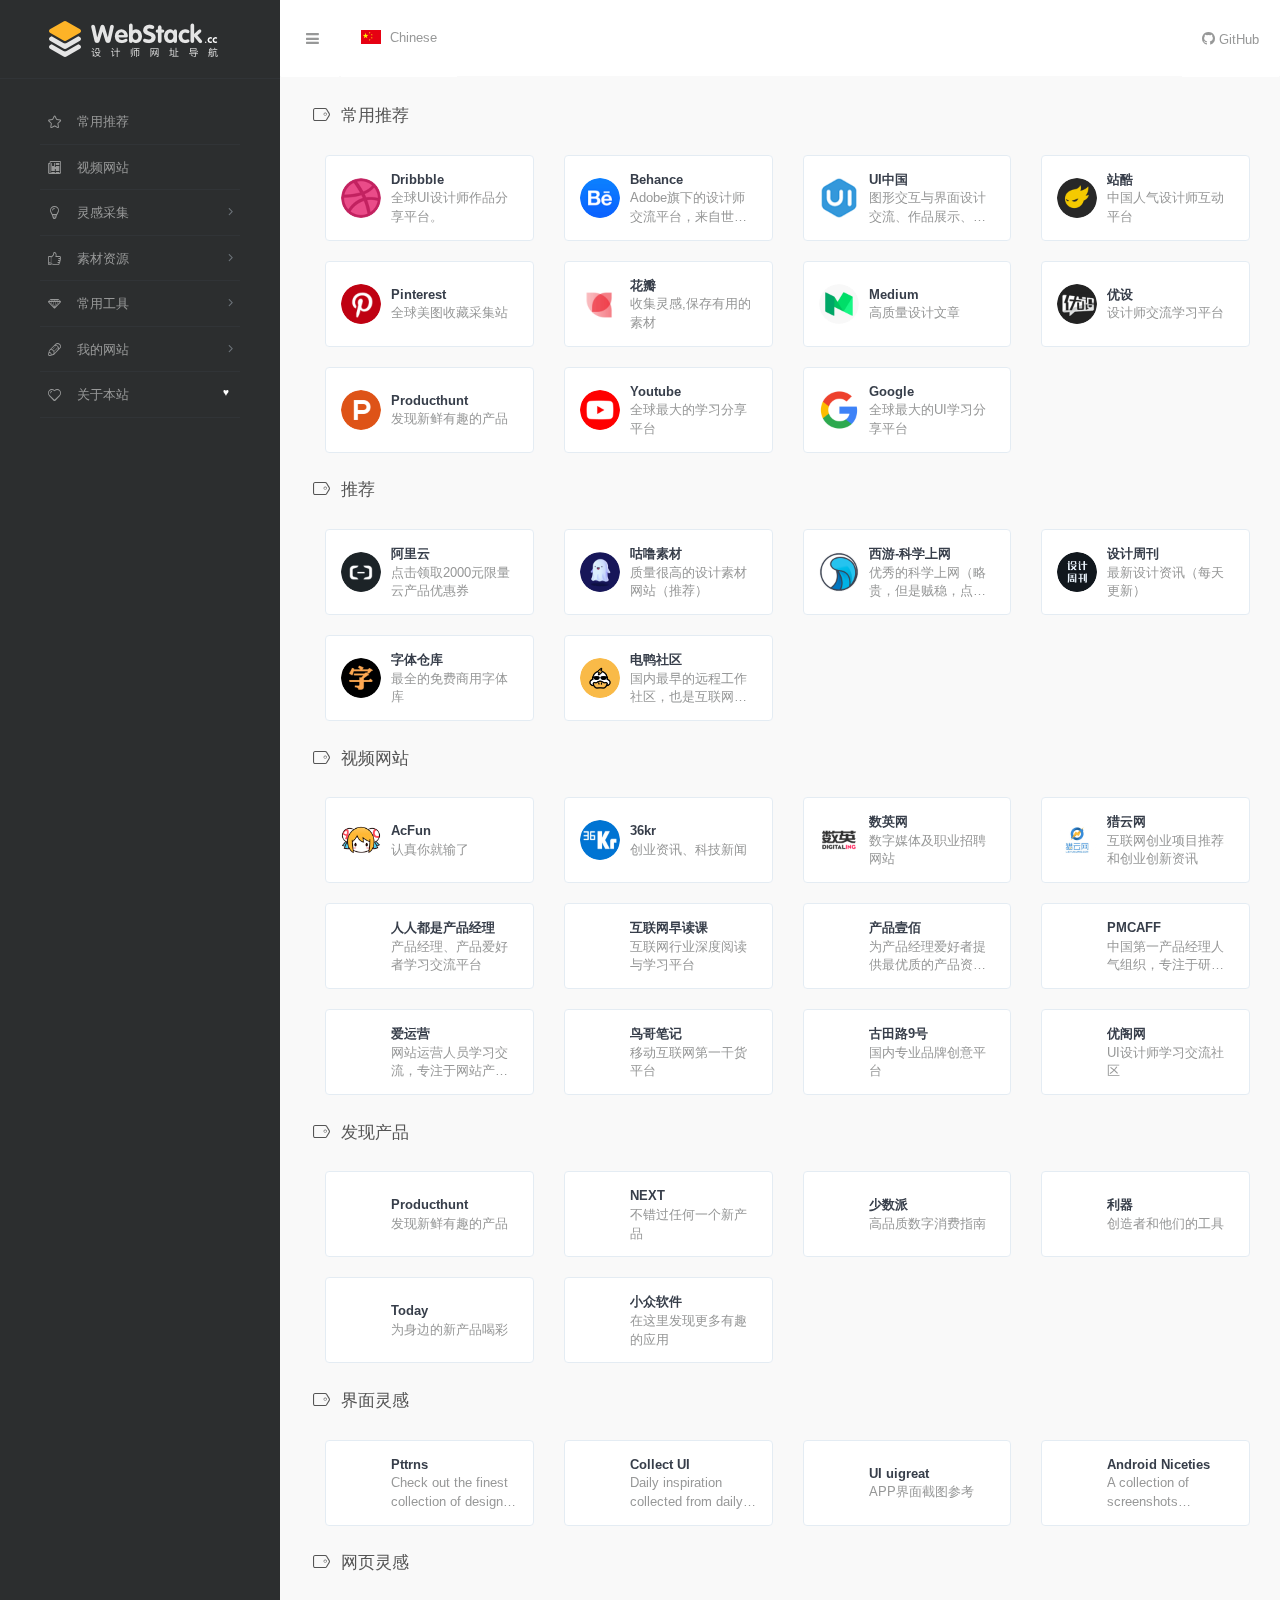
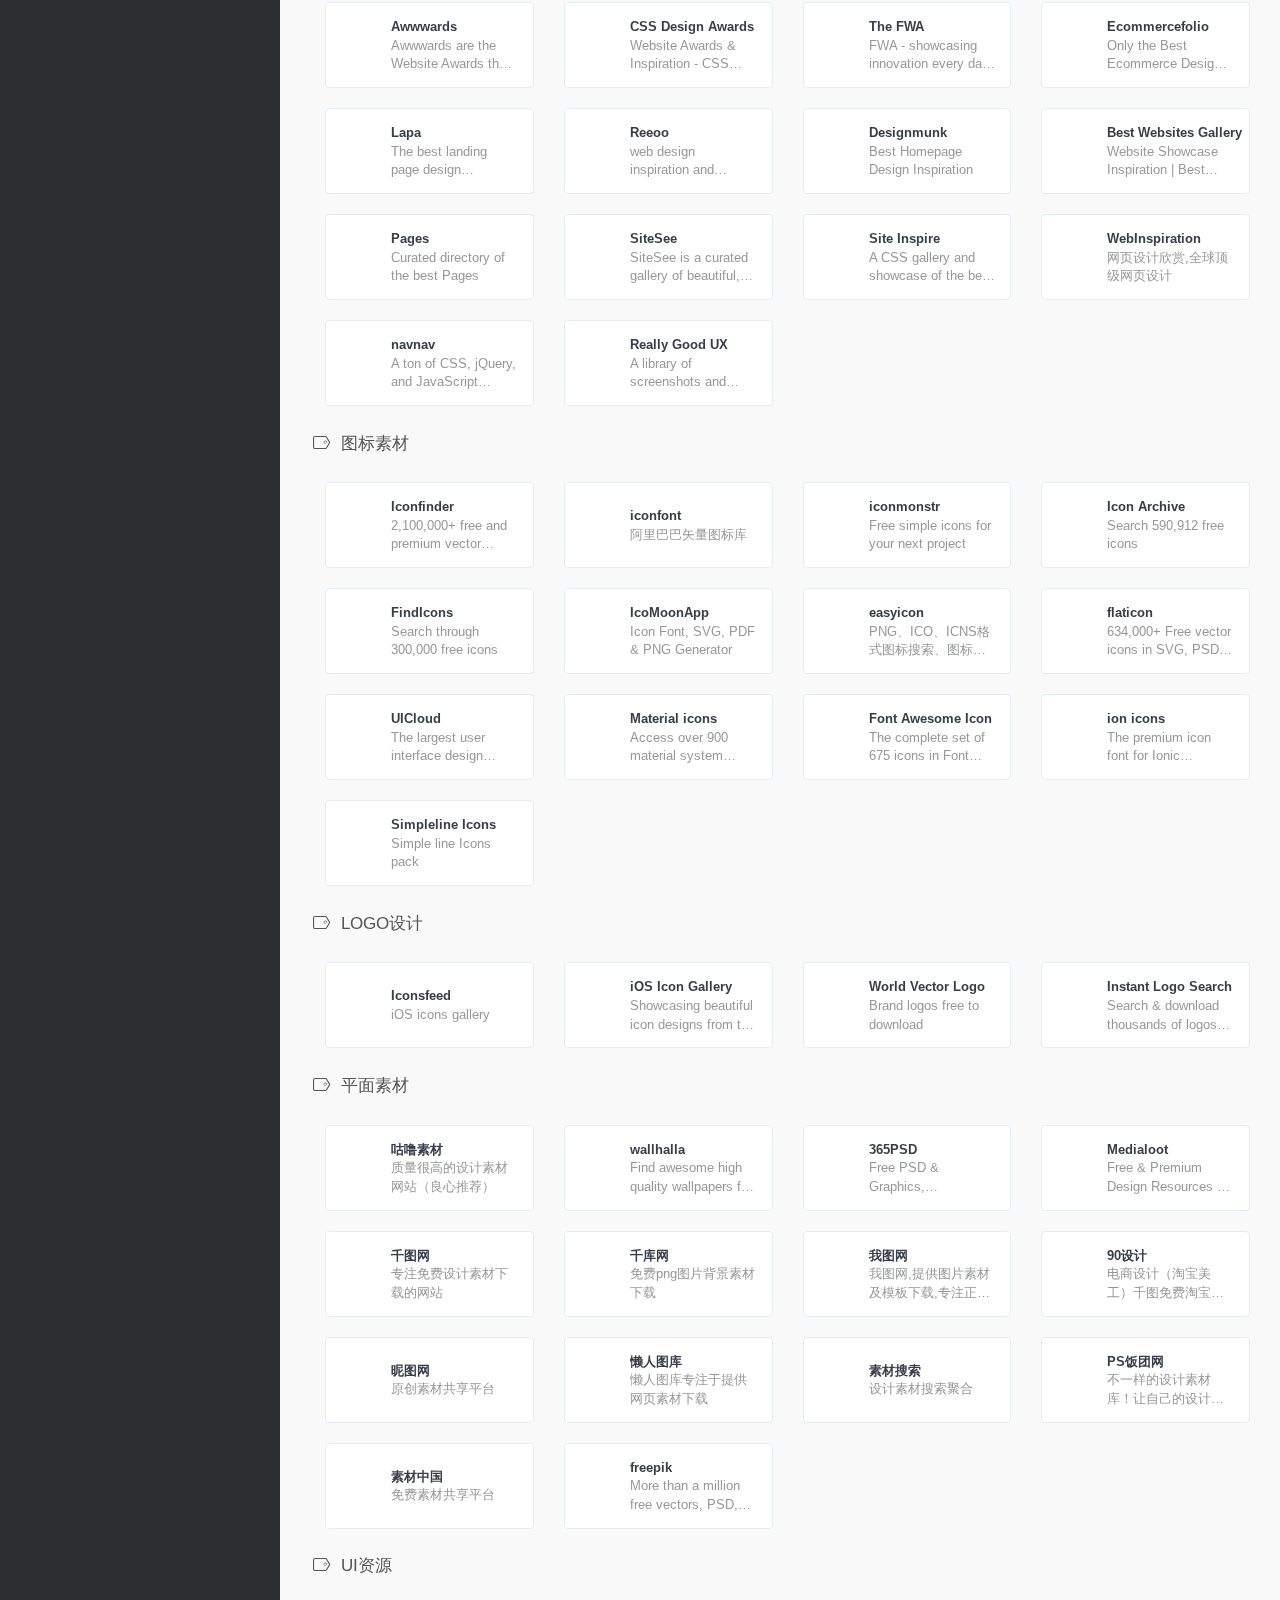
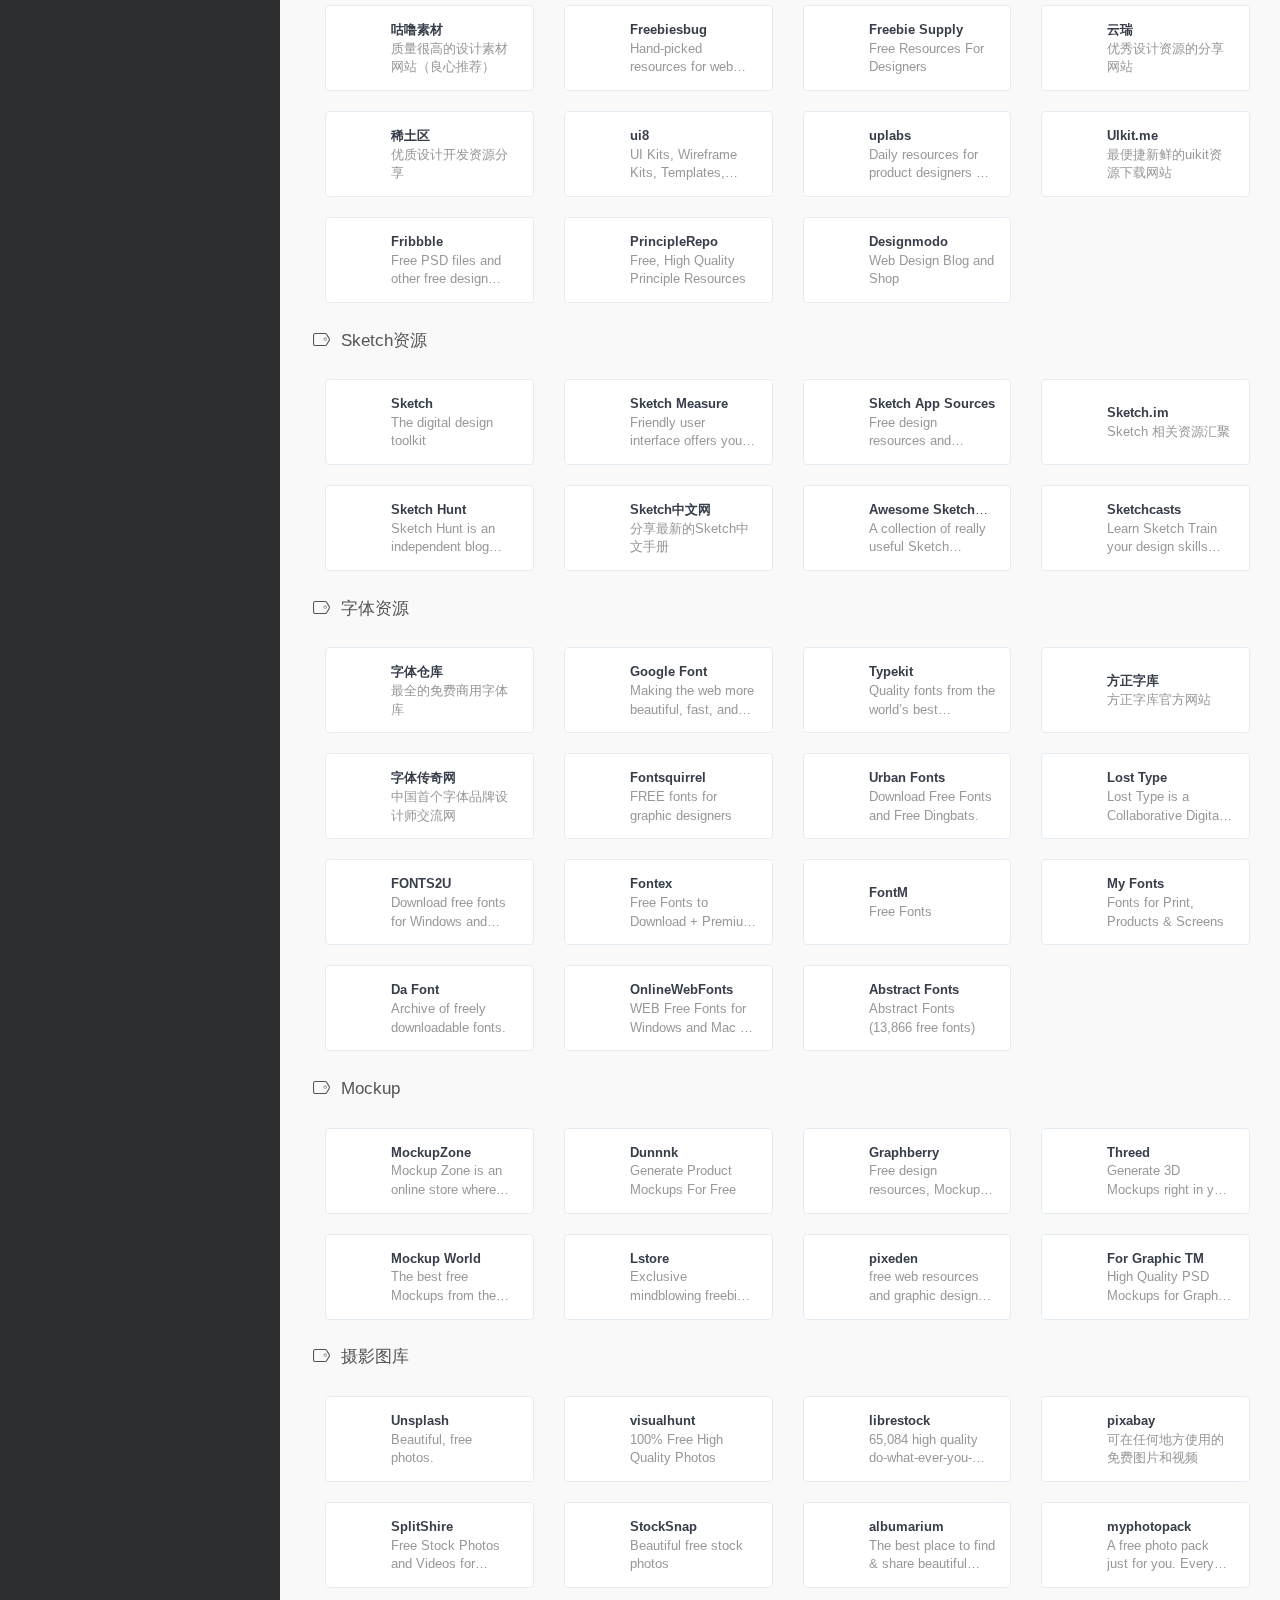
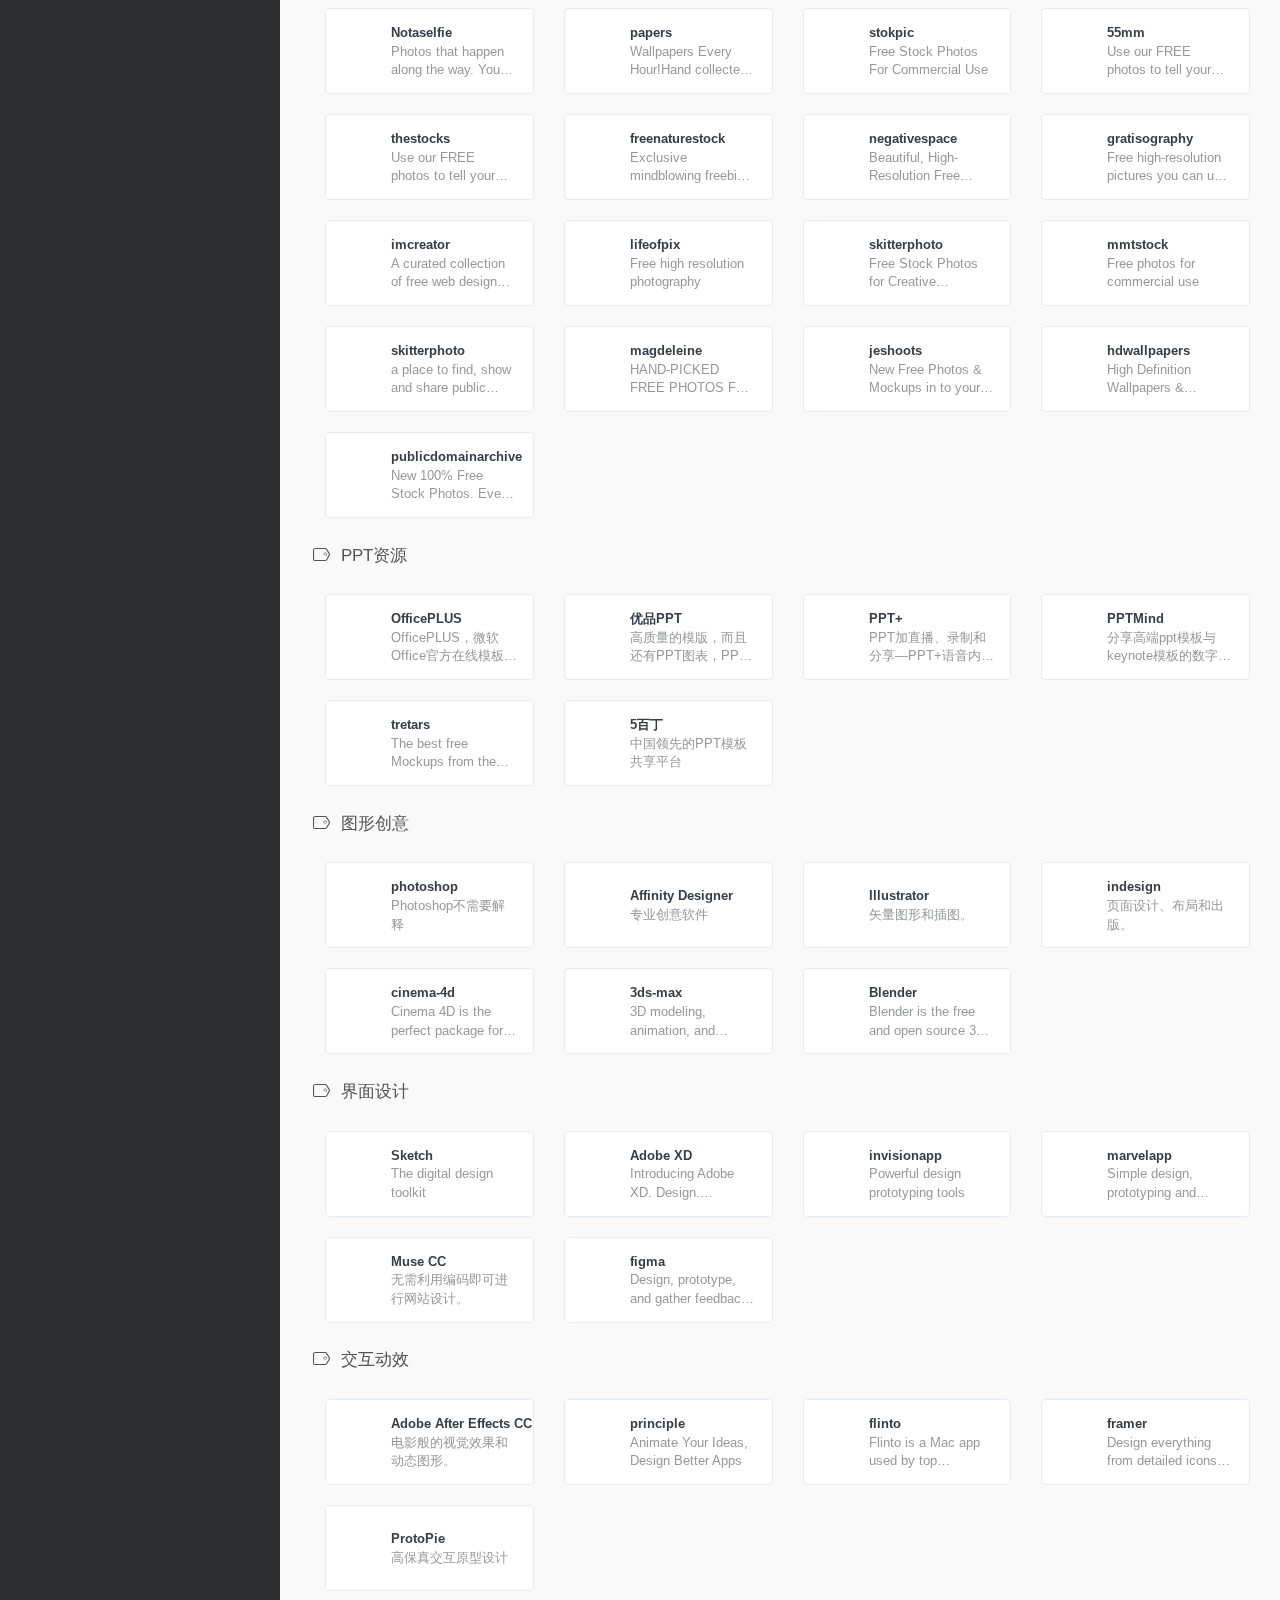
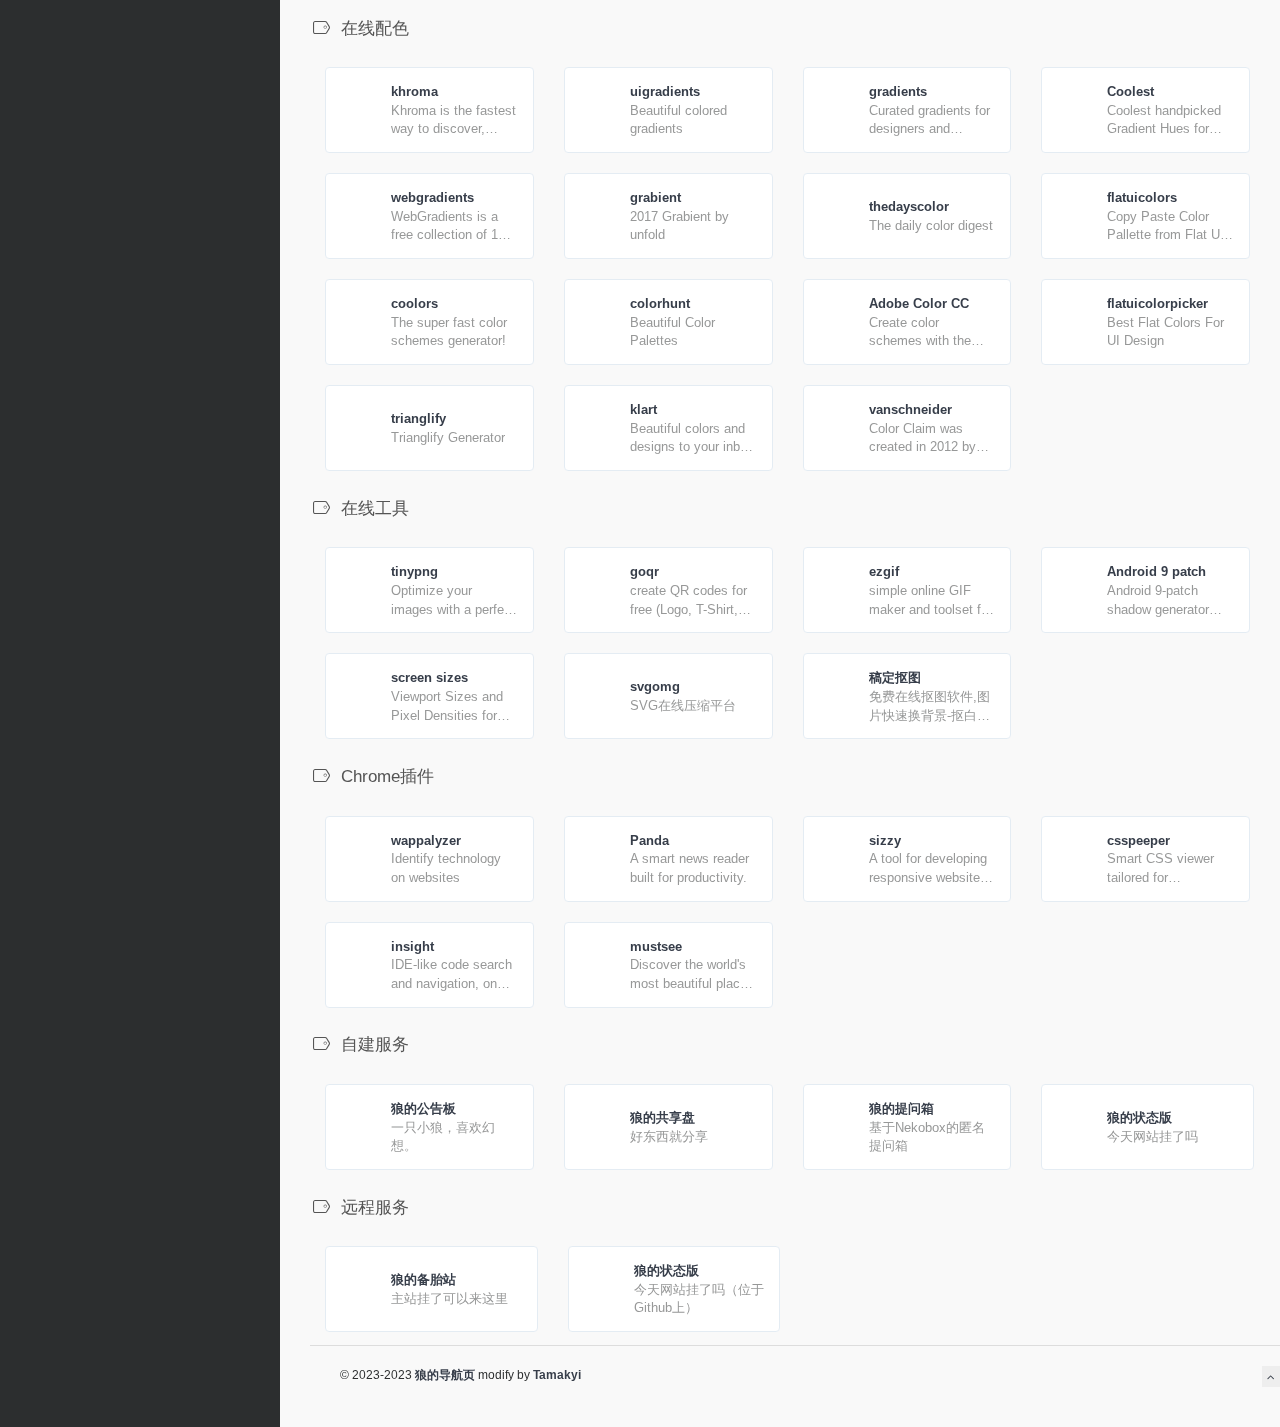
<file: cn/index.html>
<!DOCTYPE html>
<html lang="zh">

<head>
<!-- Matomo -->
<script>
  var _paq = window._paq = window._paq || [];
  /* tracker methods like "setCustomDimension" should be called before "trackPageView" */
  _paq.push(['trackPageView']);
  _paq.push(['enableLinkTracking']);
  (function() {
    var u="https://index.tama.host/";
    _paq.push(['setTrackerUrl', u+'matomo.php']);
    _paq.push(['setSiteId', '11']);
    var d=document, g=d.createElement('script'), s=d.getElementsByTagName('script')[0];
    g.async=true; g.src=u+'matomo.js'; s.parentNode.insertBefore(g,s);
  })();
</script>
<!-- End Matomo Code -->
    <meta charset="utf-8">
    <meta http-equiv="X-UA-Compatible" content="IE=edge">
    <meta name="viewport" content="width=device-width, initial-scale=1.0" />
    <meta name="author" content="viggo" />
    <title>Tama.Host - Navi Page for Everyone</title>
    <meta name="keywords" content="网址导航,资源,导航,创意网站导航,tama.host">
    <meta name="description" content="tama.host - 自用，简洁无广告的导航页，持续更新内容。tama.host">
    <link rel="shortcut icon" href="../assets/images/favicon.png">
    <link rel="stylesheet" href="http://fonts.googleapis.com/css?family=Arimo:400,700,400italic">
    <link rel="stylesheet" href="../assets/css/fonts/linecons/css/linecons.css">
    <link rel="stylesheet" href="../assets/css/fonts/fontawesome/css/font-awesome.min.css">
    <link rel="stylesheet" href="../assets/css/bootstrap.css">
    <link rel="stylesheet" href="../assets/css/xenon-core.css">
    <link rel="stylesheet" href="../assets/css/xenon-components.css">
    <link rel="stylesheet" href="../assets/css/xenon-skins.css">
    <link rel="stylesheet" href="../assets/css/nav.css">
    <script src="../assets/js/jquery-1.11.1.min.js"></script>
    <!-- HTML5 shim and Respond.js IE8 support of HTML5 elements and media queries -->
    <!--[if lt IE 9]>
        <script src="https://oss.maxcdn.com/html5shiv/3.7.2/html5shiv.min.js"></script>
        <script src="https://oss.maxcdn.com/respond/1.4.2/respond.min.js"></script>
    <![endif]-->
    <!-- / FB Open Graph -->
    <meta property="og:type" content="article">
    <meta property="og:url" content="https://tama.host/">
    <meta property="og:title" content="tama.host - 自用，简洁无广告的导航页，持续更新内容。tama.host">
    <meta property="og:description" content="网址导航,资源,导航,创意网站导航,tama.host">
    <meta property="og:image" content="./assets/images/webstack_banner_cn.png">
    <meta property="og:site_name" content="tama.host - 自用，简洁无广告的导航页，持续更新内容。tama.host">
    <!-- / Twitter Cards -->
    <meta name="twitter:card" content="summary_large_image">
    <meta name="twitter:title" content="tama.host - 自用，简洁无广告的导航页，持续更新内容。tama.host">
    <meta name="twitter:description" content="网址导航,资源,导航,创意网站导航,tama.host">
    <meta name="twitter:image" content="./assets/images/webstack_banner_cn.png">
</head>

<body class="page-body">
    <!-- skin-white -->
    <div class="page-container">
        <div class="sidebar-menu toggle-others fixed">
            <div class="sidebar-menu-inner">
                <header class="logo-env">
                    <!-- logo -->
                    <div class="logo">
                        <a href="index.html" class="logo-expanded">
                            <img src="../assets/images/logo@2x.png" width="100%" alt="" />
                        </a>
                        <a href="index.html" class="logo-collapsed">
                            <img src="../assets/images/logo-collapsed@2x.png" width="40" alt="" />
                        </a>
                    </div>
                    <div class="mobile-menu-toggle visible-xs">
                        <a href="#" data-toggle="user-info-menu">
                            <i class="linecons-cog"></i>
                        </a>
                        <a href="#" data-toggle="mobile-menu">
                            <i class="fa-bars"></i>
                        </a>
                    </div>
                </header>
                <ul id="main-menu" class="main-menu">
                    <li>
                        <a href="#常用推荐" class="smooth">
                            <i class="linecons-star"></i>
                            <span class="title">常用推荐</span>
                        </a>
                    </li>
                    <li>
                        <a href="#视频网站" class="smooth">
                            <i class="linecons-doc"></i>
                            <span class="title">视频网站</span>
                        </a>
                    </li>
                    <li>
                        <a>
                            <i class="linecons-lightbulb"></i>
                            <span class="title">灵感采集</span>
                        </a>
                        <ul>
                            <li>
                                <a href="#发现产品" class="smooth">
                                    <span class="title">发现产品</span>
                                </a>
                            </li>
                            <li>
                                <a href="#界面灵感" class="smooth">
                                    <span class="title">界面灵感</span>
                                </a>
                            </li>
                            <li>
                                <a href="#网页灵感" class="smooth">
                                    <span class="title">网页灵感</span>
                                    <span class="label label-pink pull-right hidden-collapsed">Hot</span>
                                </a>
                            </li>
                            <!-- <li>
                                <a href="#动效设计" class="smooth">
                                    <span class="title">动效设计</span>
                                </a>
                            </li>
                            <li>
                                <a href="#电商平台" class="smooth">
                                    <span class="title">电商平台</span>
                                </a>
                            </li> -->
                        </ul>
                    </li>
                    <li>
                        <a>
                            <i class="linecons-thumbs-up"></i>
                            <span class="title">素材资源</span>
                        </a>
                        <ul>
                            <li>
                                <a href="#图标素材" class="smooth">
                                    <span class="title">图标素材</span>
                                </a>
                            </li>
                            <li>
                                <a href="#LOGO设计" class="smooth">
                                    <span class="title">LOGO设计</span>
                                </a>
                            </li>
                            <li>
                                <a href="#平面素材" class="smooth">
                                    <span class="title">平面素材</span>
                                </a>
                            </li>
                            <li>
                                <a href="#UI资源" class="smooth">
                                    <span class="title">UI资源</span>
                                </a>
                            </li>
                            <li>
                                <a href="#Sketch资源" class="smooth">
                                    <span class="title">Sketch资源</span>
                                </a>
                            </li>
                            <li>
                                <a href="#字体资源" class="smooth">
                                    <span class="title">字体资源</span>
                                </a>
                            </li>
                            <li>
                                <a href="#Mockup" class="smooth">
                                    <span class="title">Mockup</span>
                                </a>
                            </li>
                            <li>
                                <a href="#摄影图库" class="smooth">
                                    <span class="title">摄影图库</span>
                                </a>
                            </li>
                            <li>
                                <a href="#PPT资源" class="smooth">
                                    <span class="title">PPT资源</span>
                                </a>
                            </li>
                        </ul>
                    </li>
                    <li>
                        <a>
                            <i class="linecons-diamond"></i>
                            <span class="title">常用工具</span>
                        </a>
                        <ul>
                            <li>
                                <a href="#图形创意" class="smooth">
                                    <span class="title">图形创意</span>
                                </a>
                            </li>
                            <li>
                                <a href="#界面设计" class="smooth">
                                    <span class="title">界面设计</span>
                                </a>
                            </li>
                            <li>
                                <a href="#交互动效" class="smooth">
                                    <span class="title">交互动效</span>
                                </a>
                            </li>
                            <li>
                                <a href="#在线配色" class="smooth">
                                    <span class="title">在线配色</span>
                                </a>
                            </li>
                            <li>
                                <a href="#在线工具" class="smooth">
                                    <span class="title">在线工具</span>
                                </a>
                            </li>
                            <!-- <li>
                                <a href="#Sketch插件" class="smooth">
                                    <span class="title">Sketch插件</span>
                                </a>
                            </li> -->
                            <li>
                                <a href="#Chrome插件" class="smooth">
                                    <span class="title">Chrome插件</span>
                                </a>
                            </li>
                            <!-- <li>
                                <a href="#H5制作" class="smooth">
                                    <span class="title">H5制作</span>
                                </a>
                            </li> -->
                        </ul>
                    </li>
                    <li>
                        <a>
                            <i class="linecons-pencil"></i>
                            <span class="title">我的网站</span>
                        </a>
                        <ul>
                            <li>
                                <a href="#自建服务" class="smooth">
                                    <span class="title">自建服务</span>
                                    <span class="label label-pink pull-right hidden-collapsed">Hot</span>
                                </a>
                            </li>
                                                        <li>
                                <a href="#远程服务" class="smooth">
                                    <span class="title">远程服务</span>
                                    <span class="label label-pink pull-right hidden-collapsed">Hot</span>
                                </a>
                            </li>
                        </ul>
                    </li>
                    <li>
                        <a href="about.html">
                            <i class="linecons-heart"></i>
                            <span class="tooltip-blue">关于本站</span>
                            <span class="label label-Primary pull-right hidden-collapsed">♥︎</span>
                        </a>
                    </li>
                    <!-- <div class="submit-tag">
                        <a href="about.html">
                            <i class="linecons-heart"></i>
                            <span class="tooltip-blue">关于本站</span>
                            <span class="label label-Primary pull-right hidden-collapsed">♥︎</span>
                        </a>
                    </div> -->
                </ul>
            </div>
        </div>
        <div class="main-content">
            <nav class="navbar user-info-navbar" role="navigation">
                <!-- User Info, Notifications and Menu Bar -->
                <!-- Left links for user info navbar -->
                <ul class="user-info-menu left-links list-inline list-unstyled">
                    <li class="hidden-sm hidden-xs">
                        <a href="#" data-toggle="sidebar">
                            <i class="fa-bars"></i>
                        </a>
                    </li>
                    <li class="dropdown hover-line language-switcher">
                        <a href="../cn/index.html" class="dropdown-toggle" data-toggle="dropdown">
                            <img src="../assets/images/flags/flag-cn.png" alt="flag-cn" /> Chinese
                        </a>
                        <ul class="dropdown-menu languages">
                            <li>
                                <a href="../en/index.html">
                                    <img src="../assets/images/flags/flag-us.png" alt="flag-us" /> English
                                </a>
                            </li>
                            <li class="active">
                                <a href="../cn/index.html">
                                    <img src="../assets/images/flags/flag-cn.png" alt="flag-cn" /> Chinese
                                </a>
                            </li>
                        </ul>
                    </li>
                </ul>
                <ul class="user-info-menu right-links list-inline list-unstyled">
                    <li class="hidden-sm hidden-xs">
                        <a href="https://github.com/tamakyi/navi" target="_blank">
                            <i class="fa-github"></i>  GitHub
                        </a>
                    </li>
                </ul>
                <!-- <a href="https://github.com/tamakyi/navi" target="_blank"><img style="position: absolute; top: 0; right: 0; border: 0;" src="https://s3.amazonaws.com/github/ribbons/forkme_right_darkblue_121621.png" alt="Fork me on GitHub"></a> -->

            </nav>
            <!-- 常用推荐 -->
            <h4 class="text-gray"><i class="linecons-tag" style="margin-right: 7px;" id="常用推荐"></i>常用推荐</h4>
            <div class="row">
                <div class="col-sm-3">
                    <div class="xe-widget xe-conversations box2 label-info" onclick="window.open('https://dribbble.com/', '_blank')" data-toggle="tooltip" data-placement="bottom" title="" data-original-title="https://dribbble.com/">
                        <div class="xe-comment-entry">
                            <a class="xe-user-img">
                                <img data-src="../assets/images/logos/dribbble.png" class="lozad img-circle" width="40">
                            </a>
                            <div class="xe-comment">
                                <a href="#" class="xe-user-name overflowClip_1">
                                    <strong>Dribbble</strong>
                                </a>
                                <p class="overflowClip_2">全球UI设计师作品分享平台。</p>
                            </div>
                        </div>
                    </div>
                </div>
                <div class="col-sm-3">
                    <div class="xe-widget xe-conversations box2 label-info" onclick="window.open('https://behance.net/', '_blank')" data-toggle="tooltip" data-placement="bottom" title="" data-original-title="https://behance.net/">
                        <div class="xe-comment-entry">
                            <a class="xe-user-img">
                                <img data-src="../assets/images/logos/behance.png" class="lozad img-circle" width="40">
                            </a>
                            <div class="xe-comment">
                                <a href="#" class="xe-user-name overflowClip_1">
                                    <strong>Behance</strong>
                                </a>
                                <p class="overflowClip_2">Adobe旗下的设计师交流平台，来自世界各地的设计师在这里分享自己的作品。</p>
                            </div>
                        </div>
                    </div>
                </div>
                <div class="col-sm-3">
                    <div class="xe-widget xe-conversations box2 label-info" onclick="window.open('http://www.ui.cn/', '_blank')" data-toggle="tooltip" data-placement="bottom" title="" data-original-title="http://www.ui.cn/">
                        <div class="xe-comment-entry">
                            <a class="xe-user-img">
                                <img data-src="../assets/images/logos/uicn.png" class="lozad img-circle" width="40">
                            </a>
                            <div class="xe-comment">
                                <a href="#" class="xe-user-name overflowClip_1">
                                    <strong>UI中国</strong>
                                </a>
                                <p class="overflowClip_2">图形交互与界面设计交流、作品展示、学习平台。</p>
                            </div>
                        </div>
                    </div>
                </div>
                <div class="col-sm-3">
                    <div class="xe-widget xe-conversations box2 label-info" onclick="window.open('http://www.zcool.com.cn/', '_blank')" data-toggle="tooltip" data-placement="bottom" title="" data-original-title="http://www.zcool.com.cn/">
                        <div class="xe-comment-entry">
                            <a class="xe-user-img">
                                <img data-src="../assets/images/logos/zcool.png" class="lozad img-circle" width="40">
                            </a>
                            <div class="xe-comment">
                                <a href="#" class="xe-user-name overflowClip_1">
                                    <strong>站酷</strong>
                                </a>
                                <p class="overflowClip_2">中国人气设计师互动平台</p>
                            </div>
                        </div>
                    </div>
                </div>
            </div>
            <div class="row">
                <div class="col-sm-3">
                    <div class="xe-widget xe-conversations box2 label-info" onclick="window.open('https://www.pinterest.com/', '_blank')" data-toggle="tooltip" data-placement="bottom" title="" data-original-title="https://www.pinterest.com/">
                        <div class="xe-comment-entry">
                            <a class="xe-user-img">
                                <img data-src="../assets/images/logos/pinterest.png" class="lozad img-circle" width="40">
                            </a>
                            <span class="label label-info" data-toggle="tooltip" data-placement="left" title="" data-original-title="Hello I am a Tooltip"></span>
                            <div class="xe-comment">
                                <a href="#" class="xe-user-name overflowClip_1">
                                    <strong>Pinterest</strong>
                                </a>
                                <p class="overflowClip_2">全球美图收藏采集站</p>
                            </div>
                        </div>
                    </div>
                </div>
                <div class="col-sm-3">
                    <div class="xe-widget xe-conversations box2 label-info" onclick="window.open('http://huaban.com/', '_blank')" data-toggle="tooltip" data-placement="bottom" title="" data-original-title="http://huaban.com/">
                        <div class="xe-comment-entry">
                            <a class="xe-user-img">
                                <img data-src="../assets/images/logos/huaban.png" class="lozad img-circle" width="40">
                            </a>
                            <span class="label label-info" data-toggle="tooltip" data-placement="left" title="" data-original-title="Hello I am a Tooltip"></span>
                            <div class="xe-comment">
                                <a href="#" class="xe-user-name overflowClip_1">
                                    <strong>花瓣</strong>
                                </a>
                                <p class="overflowClip_2">收集灵感,保存有用的素材</p>
                            </div>
                        </div>
                    </div>
                </div>
                <div class="col-sm-3">
                    <div class="xe-widget xe-conversations box2 label-info" onclick="window.open('https://medium.com/', '_blank')" data-toggle="tooltip" data-placement="bottom" title="" data-original-title="https://medium.com/">
                        <div class="xe-comment-entry">
                            <a class="xe-user-img">
                                <img data-src="../assets/images/logos/medium.png" class="lozad img-circle" width="40">
                            </a>
                            <span class="label label-info" data-toggle="tooltip" data-placement="left" title="" data-original-title="Hello I am a Tooltip"></span>
                            <div class="xe-comment">
                                <a href="#" class="xe-user-name overflowClip_1">
                                    <strong>Medium</strong>
                                </a>
                                <p class="overflowClip_2">高质量设计文章</p>
                            </div>
                        </div>
                    </div>
                </div>
                <div class="col-sm-3">
                    <div class="xe-widget xe-conversations box2 label-info" onclick="window.open('http://www.uisdc.com/', '_blank')" data-toggle="tooltip" data-placement="bottom" title="" data-original-title="http://www.uisdc.com/">
                        <div class="xe-comment-entry">
                            <a class="xe-user-img">
                                <img data-src="../assets/images/logos/uisdc.png" class="lozad img-circle" width="40">
                            </a>
                            <span class="label label-info" data-toggle="tooltip" data-placement="left" title="" data-original-title="Hello I am a Tooltip"></span>
                            <div class="xe-comment">
                                <a href="#" class="xe-user-name overflowClip_1">
                                    <strong>优设</strong>
                                </a>
                                <p class="overflowClip_2">设计师交流学习平台</p>
                            </div>
                        </div>
                    </div>
                </div>
            </div>
            <div class="row">
                <div class="col-sm-3">
                    <div class="xe-widget xe-conversations box2 label-info" onclick="window.open('https://www.producthunt.com/', '_blank')" data-toggle="tooltip" data-placement="bottom" title="" data-original-title="https://www.producthunt.com/">
                        <div class="xe-comment-entry">
                            <a class="xe-user-img">
                                <img data-src="../assets/images/logos/producthunt.png" class="lozad img-circle" width="40">
                            </a>
                            <span class="label label-info" data-toggle="tooltip" data-placement="left" title="" data-original-title="Hello I am a Tooltip"></span>
                            <div class="xe-comment">
                                <a href="#" class="xe-user-name overflowClip_1">
                                    <strong>Producthunt</strong>
                                </a>
                                <p class="overflowClip_2">发现新鲜有趣的产品</p>
                            </div>
                        </div>
                    </div>
                </div>
                <div class="col-sm-3">
                    <div class="xe-widget xe-conversations box2 label-info" onclick="window.open('https://www.youtube.com/', '_blank')" data-toggle="tooltip" data-placement="bottom" title="" data-original-title="https://www.youtube.com/">
                        <div class="xe-comment-entry">
                            <a class="xe-user-img">
                                <img data-src="../assets/images/logos/youtube.png" class="lozad img-circle" width="40">
                            </a>
                            <span class="label label-info" data-toggle="tooltip" data-placement="left" title="" data-original-title="Hello I am a Tooltip"></span>
                            <div class="xe-comment">
                                <a href="#" class="xe-user-name overflowClip_1">
                                    <strong>Youtube</strong>
                                </a>
                                <p class="overflowClip_2">全球最大的学习分享平台</p>
                            </div>
                        </div>
                    </div>
                </div>
                <div class="col-sm-3">
                    <div class="xe-widget xe-conversations box2 label-info" onclick="window.open('https://www.google.com/', '_blank')" data-toggle="tooltip" data-placement="bottom" title="" data-original-title="https://www.google.com/">
                        <div class="xe-comment-entry">
                            <a class="xe-user-img">
                                <img data-src="../assets/images/logos/google.png" class="lozad img-circle" width="40">
                            </a>
                            <span class="label label-info" data-toggle="tooltip" data-placement="left" title="" data-original-title="Hello I am a Tooltip"></span>
                            <div class="xe-comment">
                                <a href="#" class="xe-user-name overflowClip_1">
                                    <strong>Google</strong>
                                </a>
                                <p class="overflowClip_2">全球最大的UI学习分享平台</p>
                            </div>
                        </div>
                    </div>
                </div>
            </div>
            <br />
            <!-- END 常用推荐 -->
            <!-- 推荐 -->
            <h4 class="text-gray"><i class="linecons-tag" style="margin-right: 7px;" id="界面灵感"></i>推荐</h4>
            <div class="row">
                <div class="col-sm-3">
                    <div class="xe-widget xe-conversations box2 label-info" onclick="window.open('https://www.aliyun.com/minisite/goods?userCode=xtct5egx&share_source=copy_link', '_blank')" data-toggle="tooltip" data-placement="bottom" title="" data-original-title="https://www.aliyun.com/">
                        <div class="xe-comment-entry">
                            <a class="xe-user-img">
                                <img data-src="../assets/images/logos/aliyun.png" class="lozad img-circle" width="40">
                            </a>
                            <div class="xe-comment">
                                <a href="#" class="xe-user-name overflowClip_1">
                                    <strong>阿里云</strong>
                                </a>
                                <p class="overflowClip_2">点击领取2000元限量云产品优惠券</p>
                            </div>
                        </div>
                    </div>
                </div>
                <div class="col-sm-3">
                    <div class="xe-widget xe-conversations box2 label-info" onclick="window.open('https://www.gulusucai.com/', '_blank')" data-toggle="tooltip" data-placement="bottom" title="" data-original-title="https://www.gulusucai.com/">
                        <div class="xe-comment-entry">
                            <a class="xe-user-img">
                                <img data-src="../assets/images/logos/gulusucai.png" class="lozad img-circle" width="40">
                            </a>
                            <div class="xe-comment">
                                <a href="#" class="xe-user-name overflowClip_1">
                                    <strong>咕噜素材</strong>
                                </a>
                                <p class="overflowClip_2">质量很高的设计素材网站（推荐）</p>
                            </div>
                        </div>
                    </div>
                </div>
                <div class="col-sm-3">
                    <div class="xe-widget xe-conversations box2 label-info" onclick="window.open('https://xiyou4you.us/r/?s=13731627', '_blank')" data-toggle="tooltip" data-placement="bottom" title="" data-original-title="https://xiyou4you.us">
                        <div class="xe-comment-entry">
                            <a class="xe-user-img">
                                <img data-src="../assets/images/logos/xiyou.png" class="lozad img-circle" width="40">
                            </a>
                            <div class="xe-comment">
                                <a href="#" class="xe-user-name overflowClip_1">
                                    <strong>西游-科学上网</strong>
                                </a>
                                <p class="overflowClip_2">优秀的科学上网（略贵，但是贼稳，点击注册领取优惠券）</p>
                            </div>
                        </div>
                    </div>
                </div>
                <!-- <div class="col-sm-3">
                    <div class="xe-widget xe-conversations box2 label-info" onclick="window.open('https://www.link360.top/', '_blank')" data-toggle="tooltip" data-placement="bottom" title="" data-original-title="https://www.link360.top/">
                        <div class="xe-comment-entry">
                            <a class="xe-user-img">
                                <img data-src="../assets/images/logos/ss-kexueshangwang.png" class="lozad img-circle" width="40">
                            </a>
                            <div class="xe-comment">
                                <a href="#" class="xe-user-name overflowClip_1">
                                    <strong>SS梯子</strong>
                                </a>
                                <p class="overflowClip_2">SS梯子-科学上网（实惠，但是不太稳）</p>
                            </div>
                        </div>
                    </div>
                </div> -->
                <div class="col-sm-3">
                    <div class="xe-widget xe-conversations box2 label-info" onclick="window.open('https://www.shejizhoukan.com/', '_blank')" data-toggle="tooltip" data-placement="bottom" title="" data-original-title="https://www.shejizhoukan.com/">
                        <div class="xe-comment-entry">
                            <a class="xe-user-img">
                                <img data-src="../assets/images/logos/shejizhoukan.png" class="lozad img-circle" width="40">
                            </a>
                            <div class="xe-comment">
                                <a href="#" class="xe-user-name overflowClip_1">
                                    <strong>设计周刊</strong>
                                </a>
                                <p class="overflowClip_2">最新设计资讯（每天更新）</p>
                            </div>
                        </div>
                    </div>
                </div>
            </div>
            <div class="row">
                <div class="col-sm-3">
                    <div class="xe-widget xe-conversations box2 label-info" onclick="window.open('https://www.ziticangku.com/', '_blank')" data-toggle="tooltip" data-placement="bottom" title="" data-original-title="https://www.ziticangku.com/">
                        <div class="xe-comment-entry">
                            <a class="xe-user-img">
                                <img data-src="../assets/images/logos/ziticangku.png" class="lozad img-circle" width="40">
                            </a>
                            <div class="xe-comment">
                                <a href="#" class="xe-user-name overflowClip_1">
                                    <strong>字体仓库</strong>
                                </a>
                                <p class="overflowClip_2">最全的免费商用字体库</p>
                            </div>
                        </div>
                    </div>
                </div>
                <div class="col-sm-3">
                    <div class="xe-widget xe-conversations box2 label-info" onclick="window.open('https://eleduck.com/', '_blank')" data-toggle="tooltip" data-placement="bottom" title="" data-original-title="https://eleduck.com/">
                        <div class="xe-comment-entry">
                            <a class="xe-user-img">
                                <img data-src="../assets/images/logos/eleduck.png" class="lozad img-circle" width="40">
                            </a>
                            <div class="xe-comment">
                                <a href="#" class="xe-user-name overflowClip_1">
                                    <strong>电鸭社区</strong>
                                </a>
                                <p class="overflowClip_2">国内最早的远程工作社区，也是互联网工作者们的聚集地，非常适合设计开发小伙伴关注</p>
                            </div>
                        </div>
                    </div>
                </div>
            </div>
            <br />
            <!--END 推荐 -->            
            <!-- 社区资讯 -->
            <h4 class="text-gray"><i class="linecons-tag" style="margin-right: 7px;" id="视频网站"></i>视频网站</h4>
            <div class="row">
                <div class="col-sm-3">
                    <div class="xe-widget xe-conversations box2 label-info" onclick="window.open('https://www.acfun.cn/', '_blank')" data-toggle="tooltip" data-placement="bottom" title="" data-original-title="https://www.acfun.cn/">
                        <div class="xe-comment-entry">
                            <a class="xe-user-img">
                                <img data-src="../assets/images/logos/acfun.png" class="lozad img-circle" width="40">
                            </a>
                            <div class="xe-comment">
                                <a href="#" class="xe-user-name overflowClip_1">
                                    <strong>AcFun</strong>
                                </a>
                                <p class="overflowClip_2">认真你就输了</p>
                            </div>
                        </div>
                    </div>
                </div>
                <div class="col-sm-3">
                    <div class="xe-widget xe-conversations box2 label-info" onclick="window.open('http://36kr.com/', '_blank')" data-toggle="tooltip" data-placement="bottom" title="" data-original-title="http://36kr.com/">
                        <div class="xe-comment-entry">
                            <a class="xe-user-img">
                                <img data-src="../assets/images/logos/36kr.png" class="lozad img-circle" width="40">
                            </a>
                            <div class="xe-comment">
                                <a href="#" class="xe-user-name overflowClip_1">
                                    <strong>36kr</strong>
                                </a>
                                <p class="overflowClip_2">创业资讯、科技新闻</p>
                            </div>
                        </div>
                    </div>
                </div>
                <div class="col-sm-3">
                    <div class="xe-widget xe-conversations box2 label-info" onclick="window.open('https://www.digitaling.com/', '_blank')" data-toggle="tooltip" data-placement="bottom" title="" data-original-title="https://www.digitaling.com/">
                        <div class="xe-comment-entry">
                            <a class="xe-user-img">
                                <img data-src="../assets/images/logos/digitaling.png" class="lozad img-circle" width="40">
                            </a>
                            <div class="xe-comment">
                                <a href="#" class="xe-user-name overflowClip_1">
                                    <strong>数英网</strong>
                                </a>
                                <p class="overflowClip_2">数字媒体及职业招聘网站</p>
                            </div>
                        </div>
                    </div>
                </div>
                <div class="col-sm-3">
                    <div class="xe-widget xe-conversations box2 label-info" onclick="window.open('http://www.lieyunwang.com/', '_blank')" data-toggle="tooltip" data-placement="bottom" title="" data-original-title="http://www.lieyunwang.com/">
                        <div class="xe-comment-entry">
                            <a class="xe-user-img">
                                <img data-src="../assets/images/logos/lieyunwang.png" class="lozad img-circle" width="40">
                            </a>
                            <div class="xe-comment">
                                <a href="#" class="xe-user-name overflowClip_1">
                                    <strong>猎云网</strong>
                                </a>
                                <p class="overflowClip_2">互联网创业项目推荐和创业创新资讯</p>
                            </div>
                        </div>
                    </div>
                </div>
            </div>
            <div class="row">
                <div class="col-sm-3">
                    <div class="xe-widget xe-conversations box2 label-info" onclick="window.open('http://www.woshipm.com/', '_blank')" data-toggle="tooltip" data-placement="bottom" title="" data-original-title="http://www.woshipm.com/">
                        <div class="xe-comment-entry">
                            <a class="xe-user-img">
                                <img data-src="../assets/images/logos/woshipm.png" class="lozad img-circle" width="40">
                            </a>
                            <div class="xe-comment">
                                <a href="#" class="xe-user-name overflowClip_1">
                                    <strong>人人都是产品经理</strong>
                                </a>
                                <p class="overflowClip_2">产品经理、产品爱好者学习交流平台</p>
                            </div>
                        </div>
                    </div>
                </div>
                <div class="col-sm-3">
                    <div class="xe-widget xe-conversations box2 label-info" onclick="window.open('https://www.zaodula.com/', '_blank')" data-toggle="tooltip" data-placement="bottom" title="" data-original-title="https://www.zaodula.com/">
                        <div class="xe-comment-entry">
                            <a class="xe-user-img">
                                <img data-src="../assets/images/logos/zaodula.png" class="lozad img-circle" width="40">
                            </a>
                            <div class="xe-comment">
                                <a href="#" class="xe-user-name overflowClip_1">
                                    <strong>互联网早读课</strong>
                                </a>
                                <p class="overflowClip_2">互联网行业深度阅读与学习平台</p>
                            </div>
                        </div>
                    </div>
                </div>
                <div class="col-sm-3">
                    <div class="xe-widget xe-conversations box2 label-info" onclick="window.open('http://www.chanpin100.com/', '_blank')" data-toggle="tooltip" data-placement="bottom" title="" data-original-title="http://www.chanpin100.com/">
                        <div class="xe-comment-entry">
                            <a class="xe-user-img">
                                <img data-src="../assets/images/logos/chanpin100.png" class="lozad img-circle" width="40">
                            </a>
                            <div class="xe-comment">
                                <a href="#" class="xe-user-name overflowClip_1">
                                    <strong>产品壹佰</strong>
                                </a>
                                <p class="overflowClip_2">为产品经理爱好者提供最优质的产品资讯、原创内容和相关视频课程</p>
                            </div>
                        </div>
                    </div>
                </div>
                <div class="col-sm-3">
                    <div class="xe-widget xe-conversations box2 label-info" onclick="window.open('http://www.pmcaff.com/', '_blank')" data-toggle="tooltip" data-placement="bottom" title="" data-original-title="http://www.pmcaff.com/">
                        <div class="xe-comment-entry">
                            <a class="xe-user-img">
                                <img data-src="../assets/images/logos/pmcaff.png" class="lozad img-circle" width="40">
                            </a>
                            <div class="xe-comment">
                                <a href="#" class="xe-user-name overflowClip_1">
                                    <strong>PMCAFF</strong>
                                </a>
                                <p class="overflowClip_2">中国第一产品经理人气组织，专注于研究互联网产品</p>
                            </div>
                        </div>
                    </div>
                </div>
            </div>
            <div class="row">
                <div class="col-sm-3">
                    <div class="xe-widget xe-conversations box2 label-info" onclick="window.open('http://www.iyunying.org/', '_blank')" data-toggle="tooltip" data-placement="bottom" title="" data-original-title="http://www.iyunying.org/">
                        <div class="xe-comment-entry">
                            <a class="xe-user-img">
                                <img data-src="../assets/images/logos/iyunying.png" class="lozad img-circle" width="40">
                            </a>
                            <div class="xe-comment">
                                <a href="#" class="xe-user-name overflowClip_1">
                                    <strong>爱运营</strong>
                                </a>
                                <p class="overflowClip_2">网站运营人员学习交流，专注于网站产品运营管理、淘宝运营。</p>
                            </div>
                        </div>
                    </div>
                </div>
                <div class="col-sm-3">
                    <div class="xe-widget xe-conversations box2 label-info" onclick="window.open('http://www.niaogebiji.com/', '_blank')" data-toggle="tooltip" data-placement="bottom" title="" data-original-title="http://www.niaogebiji.com/">
                        <div class="xe-comment-entry">
                            <a class="xe-user-img">
                                <img data-src="../assets/images/logos/niaogebiji.png" class="lozad img-circle" width="40">
                            </a>
                            <div class="xe-comment">
                                <a href="#" class="xe-user-name overflowClip_1">
                                    <strong>鸟哥笔记</strong>
                                </a>
                                <p class="overflowClip_2">移动互联网第一干货平台</p>
                            </div>
                        </div>
                    </div>
                </div>
                <div class="col-sm-3">
                    <div class="xe-widget xe-conversations box2 label-info" onclick="window.open('http://www.gtn9.com/', '_blank')" data-toggle="tooltip" data-placement="bottom" title="" data-original-title="http://www.gtn9.com/">
                        <div class="xe-comment-entry">
                            <a class="xe-user-img">
                                <img data-src="../assets/images/logos/gtn9.png" class="lozad img-circle" width="40">
                            </a>
                            <div class="xe-comment">
                                <a href="#" class="xe-user-name overflowClip_1">
                                    <strong>古田路9号</strong>
                                </a>
                                <p class="overflowClip_2">国内专业品牌创意平台</p>
                            </div>
                        </div>
                    </div>
                </div>
                <div class="col-sm-3">
                    <div class="xe-widget xe-conversations box2 label-info" onclick="window.open('http://www.uigreat.com/', '_blank')" data-toggle="tooltip" data-placement="bottom" title="" data-original-title="http://www.uigreat.com/">
                        <div class="xe-comment-entry">
                            <a class="xe-user-img">
                                <img data-src="../assets/images/logos/uigreat.png" class="lozad img-circle" width="40">
                            </a>
                            <div class="xe-comment">
                                <a href="#" class="xe-user-name overflowClip_1">
                                    <strong>优阁网</strong>
                                </a>
                                <p class="overflowClip_2">UI设计师学习交流社区</p>
                            </div>
                        </div>
                    </div>
                </div>
            </div>
            <br />
            <!--END 社区资讯 -->
            <!-- 发现产品 -->
            <h4 class="text-gray"><i class="linecons-tag" style="margin-right: 7px;" id="发现产品"></i>发现产品</h4>
            <div class="row">
                <div class="col-sm-3">
                    <div class="xe-widget xe-conversations box2 label-info" onclick="window.open('https://www.producthunt.com/', '_blank')" data-toggle="tooltip" data-placement="bottom" title="" data-original-title="https://www.producthunt.com/">
                        <div class="xe-comment-entry">
                            <a class="xe-user-img">
                                <img data-src="../assets/images/logos/producthunt.png" class="lozad img-circle" width="40">
                            </a>
                            <span class="label label-info" data-toggle="tooltip" data-placement="left" title="" data-original-title="Hello I am a Tooltip"></span>
                            <div class="xe-comment">
                                <a href="#" class="xe-user-name overflowClip_1">
                                    <strong>Producthunt</strong>
                                </a>
                                <p class="overflowClip_2">发现新鲜有趣的产品</p>
                            </div>
                        </div>
                    </div>
                </div>
                <div class="col-sm-3">
                    <div class="xe-widget xe-conversations box2 label-info" onclick="window.open('http://next.36kr.com/posts', '_blank')" data-toggle="tooltip" data-placement="bottom" title="" data-original-title="http://next.36kr.com/posts">
                        <div class="xe-comment-entry">
                            <a class="xe-user-img">
                                <img data-src="../assets/images/logos/NEXT.png" class="lozad img-circle" width="40">
                            </a>
                            <div class="xe-comment">
                                <a href="#" class="xe-user-name overflowClip_1">
                                    <strong>NEXT</strong>
                                </a>
                                <p class="overflowClip_2">不错过任何一个新产品</p>
                            </div>
                        </div>
                    </div>
                </div>
                <div class="col-sm-3">
                    <div class="xe-widget xe-conversations box2 label-info" onclick="window.open('https://sspai.com/', '_blank')" data-toggle="tooltip" data-placement="bottom" title="" data-original-title="https://sspai.com/">
                        <div class="xe-comment-entry">
                            <a class="xe-user-img">
                                <img data-src="../assets/images/logos/sspai.png" class="lozad img-circle" width="40">
                            </a>
                            <div class="xe-comment">
                                <a href="#" class="xe-user-name overflowClip_1">
                                    <strong>少数派</strong>
                                </a>
                                <p class="overflowClip_2">高品质数字消费指南</p>
                            </div>
                        </div>
                    </div>
                </div>
                <div class="col-sm-3">
                    <div class="xe-widget xe-conversations box2 label-info" onclick="window.open('http://liqi.io/', '_blank')" data-toggle="tooltip" data-placement="bottom" title="" data-original-title="http://liqi.io/">
                        <div class="xe-comment-entry">
                            <a class="xe-user-img">
                                <img data-src="../assets/images/logos/liqi.png" class="lozad img-circle" width="40">
                            </a>
                            <div class="xe-comment">
                                <a href="#" class="xe-user-name overflowClip_1">
                                    <strong>利器</strong>
                                </a>
                                <p class="overflowClip_2">创造者和他们的工具</p>
                            </div>
                        </div>
                    </div>
                </div>
            </div>
            <div class="row">
                <div class="col-sm-3">
                    <div class="xe-widget xe-conversations box2 label-info" onclick="window.open('http://today.itjuzi.com/', '_blank')" data-toggle="tooltip" data-placement="bottom" title="" data-original-title="http://today.itjuzi.com/">
                        <div class="xe-comment-entry">
                            <a class="xe-user-img">
                                <img data-src="../assets/images/logos/today.png" class="lozad img-circle" width="40">
                            </a>
                            <div class="xe-comment">
                                <a href="#" class="xe-user-name overflowClip_1">
                                    <strong>Today</strong>
                                </a>
                                <p class="overflowClip_2">为身边的新产品喝彩</p>
                            </div>
                        </div>
                    </div>
                </div>
                <div class="col-sm-3">
                    <div class="xe-widget xe-conversations box2 label-info" onclick="window.open('https://faxian.appinn.com/', '_blank')" data-toggle="tooltip" data-placement="bottom" title="" data-original-title="https://faxian.appinn.com/">
                        <div class="xe-comment-entry">
                            <a class="xe-user-img">
                                <img data-src="../assets/images/logos/appinn.png" class="lozad img-circle" width="40">
                            </a>
                            <div class="xe-comment">
                                <a href="#" class="xe-user-name overflowClip_1">
                                    <strong>小众软件</strong>
                                </a>
                                <p class="overflowClip_2">在这里发现更多有趣的应用</p>
                            </div>
                        </div>
                    </div>
                </div>
            </div>
            <br />
            <!--END 发现产品 -->
            <!-- 界面灵感 -->
            <h4 class="text-gray"><i class="linecons-tag" style="margin-right: 7px;" id="界面灵感"></i>界面灵感</h4>
            <div class="row">
                <div class="col-sm-3">
                    <div class="xe-widget xe-conversations box2 label-info" onclick="window.open('https://www.pttrns.com/', '_blank')" data-toggle="tooltip" data-placement="bottom" title="" data-original-title="https://www.pttrns.com/">
                        <div class="xe-comment-entry">
                            <a class="xe-user-img">
                                <img data-src="../assets/images/logos/Pttrns.png" class="lozad img-circle" width="40">
                            </a>
                            <div class="xe-comment">
                                <a href="#" class="xe-user-name overflowClip_1">
                                    <strong>Pttrns</strong>
                                </a>
                                <p class="overflowClip_2">Check out the finest collection of design patterns, resources, mobile apps and inspiration</p>
                            </div>
                        </div>
                    </div>
                </div>
                <div class="col-sm-3">
                    <div class="xe-widget xe-conversations box2 label-info" onclick="window.open('http://collectui.com/', '_blank')" data-toggle="tooltip" data-placement="bottom" title="" data-original-title="http://collectui.com/">
                        <div class="xe-comment-entry">
                            <a class="xe-user-img">
                                <img data-src="../assets/images/logos/CollectUI.png" class="lozad img-circle" width="40">
                            </a>
                            <div class="xe-comment">
                                <a href="#" class="xe-user-name overflowClip_1">
                                    <strong>Collect UI</strong>
                                </a>
                                <p class="overflowClip_2">Daily inspiration collected from daily ui archive and beyond.</p>
                            </div>
                        </div>
                    </div>
                </div>
                <div class="col-sm-3">
                    <div class="xe-widget xe-conversations box2 label-info" onclick="window.open('http://ui.uigreat.com/', '_blank')" data-toggle="tooltip" data-placement="bottom" title="" data-original-title="http://ui.uigreat.com/">
                        <div class="xe-comment-entry">
                            <a class="xe-user-img">
                                <img data-src="../assets/images/logos/uiuigreat.png" class="lozad img-circle" width="40">
                            </a>
                            <div class="xe-comment">
                                <a href="#" class="xe-user-name overflowClip_1">
                                    <strong>UI uigreat</strong>
                                </a>
                                <p class="overflowClip_2">APP界面截图参考</p>
                            </div>
                        </div>
                    </div>
                </div>
                <div class="col-sm-3">
                    <div class="xe-widget xe-conversations box2 label-info" onclick="window.open('http://androidniceties.tumblr.com/', '_blank')" data-toggle="tooltip" data-placement="bottom" title="" data-original-title="http://androidniceties.tumblr.com/">
                        <div class="xe-comment-entry">
                            <a class="xe-user-img">
                                <img data-src="../assets/images/logos/AndroidNiceties.png" class="lozad img-circle" width="40">
                            </a>
                            <div class="xe-comment">
                                <a href="#" class="xe-user-name overflowClip_1">
                                    <strong>Android Niceties</strong>
                                </a>
                                <p class="overflowClip_2">A collection of screenshots encompassing some of the most beautiful looking Android apps.</p>
                            </div>
                        </div>
                    </div>
                </div>
            </div>
            <!--END 界面灵感 -->
            <br />
            <!-- 网页灵感 -->
            <h4 class="text-gray"><i class="linecons-tag" style="margin-right: 7px;" id="网页灵感"></i>网页灵感</h4>
            <div class="row">
                <div class="col-sm-3">
                    <div class="xe-widget xe-conversations box2 label-info" onclick="window.open('https://www.awwwards.com/', '_blank')" data-toggle="tooltip" data-placement="bottom" title="" data-original-title="https://www.awwwards.com/">
                        <div class="xe-comment-entry">
                            <a class="xe-user-img">
                                <img data-src="../assets/images/logos/awwwards.png" class="lozad img-circle" width="40">
                            </a>
                            <div class="xe-comment">
                                <a href="#" class="xe-user-name overflowClip_1">
                                    <strong>Awwwards</strong>
                                </a>
                                <p class="overflowClip_2">Awwwards are the Website Awards that recognize and promote the talent and effort of the best developers, designers and web agencies in the world.</p>
                            </div>
                        </div>
                    </div>
                </div>
                <div class="col-sm-3">
                    <div class="xe-widget xe-conversations box2 label-info" onclick="window.open('https://www.cssdesignawards.com/', '_blank')" data-toggle="tooltip" data-placement="bottom" title="" data-original-title="https://www.cssdesignawards.com/">
                        <div class="xe-comment-entry">
                            <a class="xe-user-img">
                                <img data-src="../assets/images/logos/CSSDesignAwards.png" class="lozad img-circle" width="40">
                            </a>
                            <div class="xe-comment">
                                <a href="#" class="xe-user-name overflowClip_1">
                                    <strong>CSS Design Awards</strong>
                                </a>
                                <p class="overflowClip_2">Website Awards & Inspiration - CSS Gallery</p>
                            </div>
                        </div>
                    </div>
                </div>
                <div class="col-sm-3">
                    <div class="xe-widget xe-conversations box2 label-info" onclick="window.open('https://thefwa.com/', '_blank')" data-toggle="tooltip" data-placement="bottom" title="" data-original-title="https://thefwa.com/">
                        <div class="xe-comment-entry">
                            <a class="xe-user-img">
                                <img data-src="../assets/images/logos/fwa.png" class="lozad img-circle" width="40">
                            </a>
                            <div class="xe-comment">
                                <a href="#" class="xe-user-name overflowClip_1">
                                    <strong>The FWA</strong>
                                </a>
                                <p class="overflowClip_2">FWA - showcasing innovation every day since 2000</p>
                            </div>
                        </div>
                    </div>
                </div>
                <div class="col-sm-3">
                    <div class="xe-widget xe-conversations box2 label-info" onclick="window.open('http://www.ecommercefolio.com/', '_blank')" data-toggle="tooltip" data-placement="bottom" title="" data-original-title="http://www.ecommercefolio.com/">
                        <div class="xe-comment-entry">
                            <a class="xe-user-img">
                                <img data-src="../assets/images/logos/Ecommercefolio.png" class="lozad img-circle" width="40">
                            </a>
                            <div class="xe-comment">
                                <a href="#" class="xe-user-name overflowClip_1">
                                    <strong>Ecommercefolio</strong>
                                </a>
                                <p class="overflowClip_2">Only the Best Ecommerce Design Inspiration</p>
                            </div>
                        </div>
                    </div>
                </div>
            </div>
            <div class="row">
                <div class="col-sm-3">
                    <div class="xe-widget xe-conversations box2 label-info" onclick="window.open('http://www.lapa.ninja/', '_blank')" data-toggle="tooltip" data-placement="bottom" title="" data-original-title="http://www.lapa.ninja/">
                        <div class="xe-comment-entry">
                            <a class="xe-user-img">
                                <img data-src="../assets/images/logos/Lapa.png" class="lozad img-circle" width="40">
                            </a>
                            <div class="xe-comment">
                                <a href="#" class="xe-user-name overflowClip_1">
                                    <strong>Lapa</strong>
                                </a>
                                <p class="overflowClip_2">The best landing page design inspiration from around the web.</p>
                            </div>
                        </div>
                    </div>
                </div>
                <div class="col-sm-3">
                    <div class="xe-widget xe-conversations box2 label-info" onclick="window.open('http://reeoo.com/', '_blank')" data-toggle="tooltip" data-placement="bottom" title="" data-original-title="http://reeoo.com/">
                        <div class="xe-comment-entry">
                            <a class="xe-user-img">
                                <img data-src="../assets/images/logos/reeoo.png" class="lozad img-circle" width="40">
                            </a>
                            <div class="xe-comment">
                                <a href="#" class="xe-user-name overflowClip_1">
                                    <strong>Reeoo</strong>
                                </a>
                                <p class="overflowClip_2">web design inspiration and website gallery</p>
                            </div>
                        </div>
                    </div>
                </div>
                <div class="col-sm-3">
                    <div class="xe-widget xe-conversations box2 label-info" onclick="window.open('https://designmunk.com/', '_blank')" data-toggle="tooltip" data-placement="bottom" title="" data-original-title="https://designmunk.com/">
                        <div class="xe-comment-entry">
                            <a class="xe-user-img">
                                <img data-src="../assets/images/logos/designmunk.png" class="lozad img-circle" width="40">
                            </a>
                            <div class="xe-comment">
                                <a href="#" class="xe-user-name overflowClip_1">
                                    <strong>Designmunk</strong>
                                </a>
                                <p class="overflowClip_2">Best Homepage Design Inspiration</p>
                            </div>
                        </div>
                    </div>
                </div>
                <div class="col-sm-3">
                    <div class="xe-widget xe-conversations box2 label-info" onclick="window.open('https://bestwebsite.gallery/', '_blank')" data-toggle="tooltip" data-placement="bottom" title="" data-original-title="https://bestwebsite.gallery/">
                        <div class="xe-comment-entry">
                            <a class="xe-user-img">
                                <img data-src="../assets/images/logos/BWG.png" class="lozad img-circle" width="40">
                            </a>
                            <div class="xe-comment">
                                <a href="#" class="xe-user-name overflowClip_1">
                                    <strong>Best Websites Gallery</strong>
                                </a>
                                <p class="overflowClip_2">Website Showcase Inspiration | Best Websites Gallery</p>
                            </div>
                        </div>
                    </div>
                </div>
            </div>
            <div class="row">
                <div class="col-sm-3">
                    <div class="xe-widget xe-conversations box2 label-info" onclick="window.open('http://www.pages.xyz/', '_blank')" data-toggle="tooltip" data-placement="bottom" title="" data-original-title="http://www.pages.xyz/">
                        <div class="xe-comment-entry">
                            <a class="xe-user-img">
                                <img data-src="../assets/images/logos/pages.png" class="lozad img-circle" width="40">
                            </a>
                            <div class="xe-comment">
                                <a href="#" class="xe-user-name overflowClip_1">
                                    <strong>Pages</strong>
                                </a>
                                <p class="overflowClip_2">Curated directory of the best Pages</p>
                            </div>
                        </div>
                    </div>
                </div>
                <div class="col-sm-3">
                    <div class="xe-widget xe-conversations box2 label-info" onclick="window.open('https://sitesee.co/', '_blank')" data-toggle="tooltip" data-placement="bottom" title="" data-original-title="https://sitesee.co/">
                        <div class="xe-comment-entry">
                            <a class="xe-user-img">
                                <img data-src="../assets/images/logos/SiteSee.png" class="lozad img-circle" width="40">
                            </a>
                            <div class="xe-comment">
                                <a href="#" class="xe-user-name overflowClip_1">
                                    <strong>SiteSee</strong>
                                </a>
                                <p class="overflowClip_2">SiteSee is a curated gallery of beautiful, modern websites collections.</p>
                            </div>
                        </div>
                    </div>
                </div>
                <div class="col-sm-3">
                    <div class="xe-widget xe-conversations box2 label-info" onclick="window.open('https://www.siteinspire.com/', '_blank')" data-toggle="tooltip" data-placement="bottom" title="" data-original-title="https://www.siteinspire.com/">
                        <div class="xe-comment-entry">
                            <a class="xe-user-img">
                                <img data-src="../assets/images/logos/siteInspire.png" class="lozad img-circle" width="40">
                            </a>
                            <div class="xe-comment">
                                <a href="#" class="xe-user-name overflowClip_1">
                                    <strong>Site Inspire</strong>
                                </a>
                                <p class="overflowClip_2">A CSS gallery and showcase of the best web design inspiration.</p>
                            </div>
                        </div>
                    </div>
                </div>
                <div class="col-sm-3">
                    <div class="xe-widget xe-conversations box2 label-info" onclick="window.open('http://web.uedna.com/', '_blank')" data-toggle="tooltip" data-placement="bottom" title="" data-original-title="http://web.uedna.com/">
                        <div class="xe-comment-entry">
                            <a class="xe-user-img">
                                <img data-src="../assets/images/logos/WebInspiration.png" class="lozad img-circle" width="40">
                            </a>
                            <div class="xe-comment">
                                <a href="#" class="xe-user-name overflowClip_1">
                                    <strong>WebInspiration</strong>
                                </a>
                                <p class="overflowClip_2">网页设计欣赏,全球顶级网页设计</p>
                            </div>
                        </div>
                    </div>
                </div>
            </div>
            <div class="row">
                <div class="col-sm-3">
                    <div class="xe-widget xe-conversations box2 label-info" onclick="window.open('http://navnav.co/', '_blank')" data-toggle="tooltip" data-placement="bottom" title="" data-original-title="http://navnav.co/">
                        <div class="xe-comment-entry">
                            <a class="xe-user-img">
                                <img data-src="../assets/images/logos/navnav.png" class="lozad img-circle" width="40">
                            </a>
                            <div class="xe-comment">
                                <a href="#" class="xe-user-name overflowClip_1">
                                    <strong>navnav</strong>
                                </a>
                                <p class="overflowClip_2">A ton of CSS, jQuery, and JavaScript responsive navigation examples, demos, and tutorials from all over the web.</p>
                            </div>
                        </div>
                    </div>
                </div>
                <div class="col-sm-3">
                    <div class="xe-widget xe-conversations box2 label-info" onclick="window.open('https://www.reallygoodux.io/', '_blank')" data-toggle="tooltip" data-placement="bottom" title="" data-original-title="https://www.reallygoodux.io/">
                        <div class="xe-comment-entry">
                            <a class="xe-user-img">
                                <img data-src="../assets/images/logos/ReallyGoodUX.png" class="lozad img-circle" width="40">
                            </a>
                            <div class="xe-comment">
                                <a href="#" class="xe-user-name overflowClip_1">
                                    <strong>Really Good UX</strong>
                                </a>
                                <p class="overflowClip_2">A library of screenshots and examples of really good UX. Brought to you by
                                    <Appcues class=""></Appcues>
                                </p>
                            </div>
                        </div>
                    </div>
                </div>
            </div>
            <br />
            <!--END 网页灵感 -->
            <!-- 图标素材 -->
            <h4 class="text-gray"><i class="linecons-tag" style="margin-right: 7px;" id="图标素材"></i>图标素材</h4>
            <div class="row">
                <div class="col-sm-3">
                    <div class="xe-widget xe-conversations box2 label-info" onclick="window.open('https://www.iconfinder.com', '_blank')" data-toggle="tooltip" data-placement="bottom" title="" data-original-title="https://www.iconfinder.com">
                        <div class="xe-comment-entry">
                            <a class="xe-user-img">
                                <img data-src="../assets/images/logos/Iconfinder.png" class="lozad img-circle" width="40">
                            </a>
                            <div class="xe-comment">
                                <a href="#" class="xe-user-name overflowClip_1">
                                    <strong>Iconfinder</strong>
                                </a>
                                <p class="overflowClip_2">2,100,000+ free and premium vector icons.</p>
                            </div>
                        </div>
                    </div>
                </div>
                <div class="col-sm-3">
                    <div class="xe-widget xe-conversations box2 label-info" onclick="window.open('http://www.iconfont.cn/', '_blank')" data-toggle="tooltip" data-placement="bottom" title="" data-original-title="http://www.iconfont.cn/">
                        <div class="xe-comment-entry">
                            <a class="xe-user-img">
                                <img data-src="../assets/images/logos/iconfont.png" class="lozad img-circle" width="40">
                            </a>
                            <div class="xe-comment">
                                <a href="#" class="xe-user-name overflowClip_1">
                                    <strong>iconfont</strong>
                                </a>
                                <p class="overflowClip_2">阿里巴巴矢量图标库</p>
                            </div>
                        </div>
                    </div>
                </div>
                <div class="col-sm-3">
                    <div class="xe-widget xe-conversations box2 label-info" onclick="window.open('https://iconmonstr.com/', '_blank')" data-toggle="tooltip" data-placement="bottom" title="" data-original-title="https://iconmonstr.com/">
                        <div class="xe-comment-entry">
                            <a class="xe-user-img">
                                <img data-src="../assets/images/logos/iconmonstr.png" class="lozad img-circle" width="40">
                            </a>
                            <div class="xe-comment">
                                <a href="#" class="xe-user-name overflowClip_1">
                                    <strong>iconmonstr</strong>
                                </a>
                                <p class="overflowClip_2">Free simple icons for your next project</p>
                            </div>
                        </div>
                    </div>
                </div>
                <div class="col-sm-3">
                    <div class="xe-widget xe-conversations box2 label-info" onclick="window.open('http://www.iconarchive.com/', '_blank')" data-toggle="tooltip" data-placement="bottom" title="" data-original-title="http://www.iconarchive.com/">
                        <div class="xe-comment-entry">
                            <a class="xe-user-img">
                                <img data-src="../assets/images/logos/iconarchive.png" class="lozad img-circle" width="40">
                            </a>
                            <div class="xe-comment">
                                <a href="#" class="xe-user-name overflowClip_1">
                                    <strong>Icon Archive</strong>
                                </a>
                                <p class="overflowClip_2">Search 590,912 free icons</p>
                            </div>
                        </div>
                    </div>
                </div>
            </div>
            <div class="row">
                <div class="col-sm-3">
                    <div class="xe-widget xe-conversations box2 label-info" onclick="window.open('https://findicons.com/', '_blank')" data-toggle="tooltip" data-placement="bottom" title="" data-original-title="https://findicons.com/">
                        <div class="xe-comment-entry">
                            <a class="xe-user-img">
                                <img data-src="../assets/images/logos/FindIcons.png" class="lozad img-circle" width="40">
                            </a>
                            <div class="xe-comment">
                                <a href="#" class="xe-user-name overflowClip_1">
                                    <strong>FindIcons</strong>
                                </a>
                                <p class="overflowClip_2">Search through 300,000 free icons</p>
                            </div>
                        </div>
                    </div>
                </div>
                <div class="col-sm-3">
                    <div class="xe-widget xe-conversations box2 label-info" onclick="window.open('https://icomoon.io/app/', '_blank')" data-toggle="tooltip" data-placement="bottom" title="" data-original-title="https://icomoon.io/app/">
                        <div class="xe-comment-entry">
                            <a class="xe-user-img">
                                <img data-src="../assets/images/logos/IcoMoonApp.png" class="lozad img-circle" width="40">
                            </a>
                            <div class="xe-comment">
                                <a href="#" class="xe-user-name overflowClip_1">
                                    <strong>IcoMoonApp</strong>
                                </a>
                                <p class="overflowClip_2">Icon Font, SVG, PDF &amp; PNG Generator</p>
                            </div>
                        </div>
                    </div>
                </div>
                <div class="col-sm-3">
                    <div class="xe-widget xe-conversations box2 label-info" onclick="window.open('http://www.easyicon.net/', '_blank')" data-toggle="tooltip" data-placement="bottom" title="" data-original-title="http://www.easyicon.net/">
                        <div class="xe-comment-entry">
                            <a class="xe-user-img">
                                <img data-src="../assets/images/logos/easyicon.png" class="lozad img-circle" width="40">
                            </a>
                            <div class="xe-comment">
                                <a href="#" class="xe-user-name overflowClip_1">
                                    <strong>easyicon</strong>
                                </a>
                                <p class="overflowClip_2">PNG、ICO、ICNS格式图标搜索、图标下载服务</p>
                            </div>
                        </div>
                    </div>
                </div>
                <div class="col-sm-3">
                    <div class="xe-widget xe-conversations box2 label-info" onclick="window.open('https://www.flaticon.com/', '_blank')" data-toggle="tooltip" data-placement="bottom" title="" data-original-title="https://www.flaticon.com/">
                        <div class="xe-comment-entry">
                            <a class="xe-user-img">
                                <img data-src="../assets/images/logos/flaticon.png" class="lozad img-circle" width="40">
                            </a>
                            <div class="xe-comment">
                                <a href="#" class="xe-user-name overflowClip_1">
                                    <strong>flaticon</strong>
                                </a>
                                <p class="overflowClip_2">634,000+ Free vector icons in SVG, PSD, PNG, EPS format or as ICON FONT.</p>
                            </div>
                        </div>
                    </div>
                </div>
            </div>
            <div class="row">
                <div class="col-sm-3">
                    <div class="xe-widget xe-conversations box2 label-info" onclick="window.open('http://ui-cloud.com/', '_blank')" data-toggle="tooltip" data-placement="bottom" title="" data-original-title="http://ui-cloud.com/">
                        <div class="xe-comment-entry">
                            <a class="xe-user-img">
                                <img data-src="../assets/images/logos/UICloud.png" class="lozad img-circle" width="40">
                            </a>
                            <div class="xe-comment">
                                <a href="#" class="xe-user-name overflowClip_1">
                                    <strong>UICloud</strong>
                                </a>
                                <p class="overflowClip_2">The largest user interface design database in the world.</p>
                            </div>
                        </div>
                    </div>
                </div>
                <div class="col-sm-3">
                    <div class="xe-widget xe-conversations box2 label-info" onclick="window.open('https://material.io/icons/', '_blank')" data-toggle="tooltip" data-placement="bottom" title="" data-original-title="https://material.io/icons/">
                        <div class="xe-comment-entry">
                            <a class="xe-user-img">
                                <img data-src="../assets/images/logos/Materialicons.png" class="lozad img-circle" width="40">
                            </a>
                            <div class="xe-comment">
                                <a href="#" class="xe-user-name overflowClip_1">
                                    <strong>Material icons</strong>
                                </a>
                                <p class="overflowClip_2">Access over 900 material system icons, available in a variety of sizes and densities, and as a web font.</p>
                            </div>
                        </div>
                    </div>
                </div>
                <div class="col-sm-3">
                    <div class="xe-widget xe-conversations box2 label-info" onclick="window.open('fontawesomeicon', '_blank')" data-toggle="tooltip" data-placement="bottom" title="" data-original-title="fontawesomeicon">
                        <div class="xe-comment-entry">
                            <a class="xe-user-img">
                                <img data-src="../assets/images/logos/fontawesomeicon.png" class="lozad img-circle" width="40">
                            </a>
                            <div class="xe-comment">
                                <a href="#" class="xe-user-name overflowClip_1">
                                    <strong>Font Awesome Icon</strong>
                                </a>
                                <p class="overflowClip_2">The complete set of 675 icons in Font Awesome</p>
                            </div>
                        </div>
                    </div>
                </div>
                <div class="col-sm-3">
                    <div class="xe-widget xe-conversations box2 label-info" onclick="window.open('http://ionicons.com/', '_blank')" data-toggle="tooltip" data-placement="bottom" title="" data-original-title="http://ionicons.com/">
                        <div class="xe-comment-entry">
                            <a class="xe-user-img">
                                <img data-src="../assets/images/logos/ionicons.png" class="lozad img-circle" width="40">
                            </a>
                            <div class="xe-comment">
                                <a href="#" class="xe-user-name overflowClip_1">
                                    <strong>ion icons</strong>
                                </a>
                                <p class="overflowClip_2">The premium icon font for Ionic Framework.</p>
                            </div>
                        </div>
                    </div>
                </div>
            </div>
            <div class="row">
                <div class="col-sm-3">
                    <div class="xe-widget xe-conversations box2 label-info" onclick="window.open('http://simplelineicons.com/', '_blank')" data-toggle="tooltip" data-placement="bottom" title="" data-original-title="http://simplelineicons.com/">
                        <div class="xe-comment-entry">
                            <a class="xe-user-img">
                                <img data-src="../assets/images/logos/simplelineicons.png" class="lozad img-circle" width="40">
                            </a>
                            <div class="xe-comment">
                                <a href="#" class="xe-user-name overflowClip_1">
                                    <strong>Simpleline Icons</strong>
                                </a>
                                <p class="overflowClip_2">Simple line Icons pack</p>
                            </div>
                        </div>
                    </div>
                </div>
            </div>
            <br />
            <!--END 图标素材 -->
            <!-- LOGO设计 -->
            <h4 class="text-gray"><i class="linecons-tag" style="margin-right: 7px;" id="LOGO设计"></i>LOGO设计</h4>
            <div class="row">
                <div class="col-sm-3">
                    <div class="xe-widget xe-conversations box2 label-info" onclick="window.open('http://www.iconsfeed.com/', '_blank')" data-toggle="tooltip" data-placement="bottom" title="" data-original-title="http://www.iconsfeed.com/">
                        <div class="xe-comment-entry">
                            <a class="xe-user-img">
                                <img data-src="../assets/images/logos/iconsfeed.png" class="lozad img-circle" width="40">
                            </a>
                            <div class="xe-comment">
                                <a href="#" class="xe-user-name overflowClip_1">
                                    <strong>Iconsfeed</strong>
                                </a>
                                <p class="overflowClip_2">iOS icons gallery</p>
                            </div>
                        </div>
                    </div>
                </div>
                <div class="col-sm-3">
                    <div class="xe-widget xe-conversations box2 label-info" onclick="window.open('http://iosicongallery.com/', '_blank')" data-toggle="tooltip" data-placement="bottom" title="" data-original-title="http://iosicongallery.com/">
                        <div class="xe-comment-entry">
                            <a class="xe-user-img">
                                <img data-src="../assets/images/logos/iosicongallery.png" class="lozad img-circle" width="40">
                            </a>
                            <div class="xe-comment">
                                <a href="#" class="xe-user-name overflowClip_1">
                                    <strong>iOS Icon Gallery</strong>
                                </a>
                                <p class="overflowClip_2">Showcasing beautiful icon designs from the iOS App Store</p>
                            </div>
                        </div>
                    </div>
                </div>
                <div class="col-sm-3">
                    <div class="xe-widget xe-conversations box2 label-info" onclick="window.open('https://worldvectorlogo.com/', '_blank')" data-toggle="tooltip" data-placement="bottom" title="" data-original-title="https://worldvectorlogo.com/">
                        <div class="xe-comment-entry">
                            <a class="xe-user-img">
                                <img data-src="../assets/images/logos/worldvectorlogo.png" class="lozad img-circle" width="40">
                            </a>
                            <div class="xe-comment">
                                <a href="#" class="xe-user-name overflowClip_1">
                                    <strong>World Vector Logo</strong>
                                </a>
                                <p class="overflowClip_2">Brand logos free to download</p>
                            </div>
                        </div>
                    </div>
                </div>
                <div class="col-sm-3">
                    <div class="xe-widget xe-conversations box2 label-info" onclick="window.open('http://instantlogosearch.com/', '_blank')" data-toggle="tooltip" data-placement="bottom" title="" data-original-title="http://instantlogosearch.com/">
                        <div class="xe-comment-entry">
                            <a class="xe-user-img">
                                <img data-src="../assets/images/logos/InstantLogoSearch.png" class="lozad img-circle" width="40">
                            </a>
                            <div class="xe-comment">
                                <a href="#" class="xe-user-name overflowClip_1">
                                    <strong>Instant Logo Search</strong>
                                </a>
                                <p class="overflowClip_2">Search & download thousands of logos instantly</p>
                            </div>
                        </div>
                    </div>
                </div>
            </div>
            <br />
            <!--END LOGO设计 -->
            <!-- 平面素材 -->
            <h4 class="text-gray"><i class="linecons-tag" style="margin-right: 7px;" id="平面素材"></i>平面素材</h4>
            <div class="row">
                <div class="col-sm-3">
                    <div class="xe-widget xe-conversations box2 label-info" onclick="window.open('https://www.gulusucai.com/', '_blank')" data-toggle="tooltip" data-placement="bottom" title="" data-original-title="https://www.gulusucai.com/">
                        <div class="xe-comment-entry">
                            <a class="xe-user-img">
                                <img data-src="../assets/images/logos/gulusucai.png" class="lozad img-circle" width="40">
                            </a>
                            <div class="xe-comment">
                                <a href="#" class="xe-user-name overflowClip_1">
                                    <strong>咕噜素材</strong>
                                </a>
                                <p class="overflowClip_2">质量很高的设计素材网站（良心推荐）</p>
                            </div>
                        </div>
                    </div>
                </div>
                <div class="col-sm-3">
                    <div class="xe-widget xe-conversations box2 label-info" onclick="window.open('https://wallhalla.com/', '_blank')" data-toggle="tooltip" data-placement="bottom" title="" data-original-title="https://wallhalla.com/">
                        <div class="xe-comment-entry">
                            <a class="xe-user-img">
                                <img data-src="../assets/images/logos/wallhalla.png" class="lozad img-circle" width="40">
                            </a>
                            <div class="xe-comment">
                                <a href="#" class="xe-user-name overflowClip_1">
                                    <strong>wallhalla</strong>
                                </a>
                                <p class="overflowClip_2">Find awesome high quality wallpapers for desktop and mobile in one place.</p>
                            </div>
                        </div>
                    </div>
                </div>
                <div class="col-sm-3">
                    <div class="xe-widget xe-conversations box2 label-info" onclick="window.open('https://365psd.com/', '_blank')" data-toggle="tooltip" data-placement="bottom" title="" data-original-title="https://365psd.com/">
                        <div class="xe-comment-entry">
                            <a class="xe-user-img">
                                <img data-src="../assets/images/logos/365PSD.png" class="lozad img-circle" width="40">
                            </a>
                            <div class="xe-comment">
                                <a href="#" class="xe-user-name overflowClip_1">
                                    <strong>365PSD</strong>
                                </a>
                                <p class="overflowClip_2">Free PSD &amp; Graphics, Illustrations</p>
                            </div>
                        </div>
                    </div>
                </div>
                <div class="col-sm-3">
                    <div class="xe-widget xe-conversations box2 label-info" onclick="window.open('https://medialoot.com/', '_blank')" data-toggle="tooltip" data-placement="bottom" title="" data-original-title="https://medialoot.com/">
                        <div class="xe-comment-entry">
                            <a class="xe-user-img">
                                <img data-src="../assets/images/logos/Medialoot.png" class="lozad img-circle" width="40">
                            </a>
                            <div class="xe-comment">
                                <a href="#" class="xe-user-name overflowClip_1">
                                    <strong>Medialoot</strong>
                                </a>
                                <p class="overflowClip_2">Free &amp; Premium Design Resources &mdash; Medialoot</p>
                            </div>
                        </div>
                    </div>
                </div>
            </div>
            <div class="row">
                <div class="col-sm-3">
                    <div class="xe-widget xe-conversations box2 label-info" onclick="window.open('http://www.58pic.com/', '_blank')" data-toggle="tooltip" data-placement="bottom" title="" data-original-title="http://www.58pic.com/">
                        <div class="xe-comment-entry">
                            <a class="xe-user-img">
                                <img data-src="../assets/images/logos/qiantu.png" class="lozad img-circle" width="40">
                            </a>
                            <div class="xe-comment">
                                <a href="#" class="xe-user-name overflowClip_1">
                                    <strong>千图网</strong>
                                </a>
                                <p class="overflowClip_2">专注免费设计素材下载的网站</p>
                            </div>
                        </div>
                    </div>
                </div>
                <div class="col-sm-3">
                    <div class="xe-widget xe-conversations box2 label-info" onclick="window.open('http://588ku.com/', '_blank')" data-toggle="tooltip" data-placement="bottom" title="" data-original-title="http://588ku.com/">
                        <div class="xe-comment-entry">
                            <a class="xe-user-img">
                                <img data-src="../assets/images/logos/qianku.png" class="lozad img-circle" width="40">
                            </a>
                            <div class="xe-comment">
                                <a href="#" class="xe-user-name overflowClip_1">
                                    <strong>千库网</strong>
                                </a>
                                <p class="overflowClip_2">免费png图片背景素材下载</p>
                            </div>
                        </div>
                    </div>
                </div>
                <div class="col-sm-3">
                    <div class="xe-widget xe-conversations box2 label-info" onclick="window.open('http://www.ooopic.com/', '_blank')" data-toggle="tooltip" data-placement="bottom" title="" data-original-title="http://www.ooopic.com/">
                        <div class="xe-comment-entry">
                            <a class="xe-user-img">
                                <img data-src="../assets/images/logos/wotu.png" class="lozad img-circle" width="40">
                            </a>
                            <div class="xe-comment">
                                <a href="#" class="xe-user-name overflowClip_1">
                                    <strong>我图网</strong>
                                </a>
                                <p class="overflowClip_2">我图网,提供图片素材及模板下载,专注正版设计作品交易</p>
                            </div>
                        </div>
                    </div>
                </div>
                <div class="col-sm-3">
                    <div class="xe-widget xe-conversations box2 label-info" onclick="window.open('http://90sheji.com/', '_blank')" data-toggle="tooltip" data-placement="bottom" title="" data-original-title="http://90sheji.com/">
                        <div class="xe-comment-entry">
                            <a class="xe-user-img">
                                <img data-src="../assets/images/logos/90sheji.png" class="lozad img-circle" width="40">
                            </a>
                            <div class="xe-comment">
                                <a href="#" class="xe-user-name overflowClip_1">
                                    <strong>90设计</strong>
                                </a>
                                <p class="overflowClip_2">电商设计（淘宝美工）千图免费淘宝素材库</p>
                            </div>
                        </div>
                    </div>
                </div>
            </div>
            <div class="row">
                <div class="col-sm-3">
                    <div class="xe-widget xe-conversations box2 label-info" onclick="window.open('http://www.nipic.com/', '_blank')" data-toggle="tooltip" data-placement="bottom" title="" data-original-title="http://www.nipic.com/">
                        <div class="xe-comment-entry">
                            <a class="xe-user-img">
                                <img data-src="../assets/images/logos/nipic.png" class="lozad img-circle" width="40">
                            </a>
                            <div class="xe-comment">
                                <a href="#" class="xe-user-name overflowClip_1">
                                    <strong>昵图网</strong>
                                </a>
                                <p class="overflowClip_2">原创素材共享平台</p>
                            </div>
                        </div>
                    </div>
                </div>
                <div class="col-sm-3">
                    <div class="xe-widget xe-conversations box2 label-info" onclick="window.open('http://www.lanrentuku.com/', '_blank')" data-toggle="tooltip" data-placement="bottom" title="" data-original-title="http://www.lanrentuku.com/">
                        <div class="xe-comment-entry">
                            <a class="xe-user-img">
                                <img data-src="../assets/images/logos/lanrentuku.png" class="lozad img-circle" width="40">
                            </a>
                            <div class="xe-comment">
                                <a href="#" class="xe-user-name overflowClip_1">
                                    <strong>懒人图库</strong>
                                </a>
                                <p class="overflowClip_2">懒人图库专注于提供网页素材下载</p>
                            </div>
                        </div>
                    </div>
                </div>
                <div class="col-sm-3">
                    <div class="xe-widget xe-conversations box2 label-info" onclick="window.open('http://so.ui001.com/', '_blank')" data-toggle="tooltip" data-placement="bottom" title="" data-original-title="http://so.ui001.com/">
                        <div class="xe-comment-entry">
                            <a class="xe-user-img">
                                <img data-src="../assets/images/logos/sousucai.png" class="lozad img-circle" width="40">
                            </a>
                            <div class="xe-comment">
                                <a href="#" class="xe-user-name overflowClip_1">
                                    <strong>素材搜索</strong>
                                </a>
                                <p class="overflowClip_2">设计素材搜索聚合</p>
                            </div>
                        </div>
                    </div>
                </div>
                <div class="col-sm-3">
                    <div class="xe-widget xe-conversations box2 label-info" onclick="window.open('http://psefan.com/', '_blank')" data-toggle="tooltip" data-placement="bottom" title="" data-original-title="http://psefan.com/">
                        <div class="xe-comment-entry">
                            <a class="xe-user-img">
                                <img data-src="../assets/images/logos/psefan.png" class="lozad img-circle" width="40">
                            </a>
                            <div class="xe-comment">
                                <a href="#" class="xe-user-name overflowClip_1">
                                    <strong>PS饭团网</strong>
                                </a>
                                <p class="overflowClip_2">不一样的设计素材库！让自己的设计与众不同！</p>
                            </div>
                        </div>
                    </div>
                </div>
            </div>
            <div class="row">
                <div class="col-sm-3">
                    <div class="xe-widget xe-conversations box2 label-info" onclick="window.open('http://www.sccnn.com/', '_blank')" data-toggle="tooltip" data-placement="bottom" title="" data-original-title="http://www.sccnn.com/">
                        <div class="xe-comment-entry">
                            <a class="xe-user-img">
                                <img data-src="../assets/images/logos/sccnn.png" class="lozad img-circle" width="40">
                            </a>
                            <div class="xe-comment">
                                <a href="#" class="xe-user-name overflowClip_1">
                                    <strong>素材中国</strong>
                                </a>
                                <p class="overflowClip_2">免费素材共享平台</p>
                            </div>
                        </div>
                    </div>
                </div>
                <div class="col-sm-3">
                    <div class="xe-widget xe-conversations box2 label-info" onclick="window.open('https://www.freepik.com/', '_blank')" data-toggle="tooltip" data-placement="bottom" title="" data-original-title="https://www.freepik.com/">
                        <div class="xe-comment-entry">
                            <a class="xe-user-img">
                                <img data-src="../assets/images/logos/freepik.png" class="lozad img-circle" width="40">
                            </a>
                            <div class="xe-comment">
                                <a href="#" class="xe-user-name overflowClip_1">
                                    <strong>freepik</strong>
                                </a>
                                <p class="overflowClip_2">More than a million free vectors, PSD, photos and free icons.</p>
                            </div>
                        </div>
                    </div>
                </div>
            </div>
            <br />
            <!--END 素材图库 -->
            <!-- UI资源 -->
            <h4 class="text-gray"><i class="linecons-tag" style="margin-right: 7px;" id="UI资源"></i>UI资源</h4>
            <div class="row">
                <div class="col-sm-3">
                    <div class="xe-widget xe-conversations box2 label-info" onclick="window.open('https://www.gulusucai.com/', '_blank')" data-toggle="tooltip" data-placement="bottom" title="" data-original-title="https://www.gulusucai.com/">
                        <div class="xe-comment-entry">
                            <a class="xe-user-img">
                                <img data-src="../assets/images/logos/gulusucai.png" class="lozad img-circle" width="40">
                            </a>
                            <div class="xe-comment">
                                <a href="#" class="xe-user-name overflowClip_1">
                                    <strong>咕噜素材</strong>
                                </a>
                                <p class="overflowClip_2">质量很高的设计素材网站（良心推荐）</p>
                            </div>
                        </div>
                    </div>
                </div>
                <div class="col-sm-3">
                    <div class="xe-widget xe-conversations box2 label-info" onclick="window.open('https://freebiesbug.com/', '_blank')" data-toggle="tooltip" data-placement="bottom" title="" data-original-title="https://freebiesbug.com/">
                        <div class="xe-comment-entry">
                            <a class="xe-user-img">
                                <img data-src="../assets/images/logos/freebiesbug.png" class="lozad img-circle" width="40">
                            </a>
                            <div class="xe-comment">
                                <a href="#" class="xe-user-name overflowClip_1">
                                    <strong>Freebiesbug</strong>
                                </a>
                                <p class="overflowClip_2">Hand-picked resources for web designer and developers, constantly updated.</p>
                            </div>
                        </div>
                    </div>
                </div>
                <div class="col-sm-3">
                    <div class="xe-widget xe-conversations box2 label-info" onclick="window.open('https://freebiesupply.com/', '_blank')" data-toggle="tooltip" data-placement="bottom" title="" data-original-title="https://freebiesupply.com/">
                        <div class="xe-comment-entry">
                            <a class="xe-user-img">
                                <img data-src="../assets/images/logos/freebiesupply.png" class="lozad img-circle" width="40">
                            </a>
                            <div class="xe-comment">
                                <a href="#" class="xe-user-name overflowClip_1">
                                    <strong>Freebie Supply</strong>
                                </a>
                                <p class="overflowClip_2">Free Resources For Designers</p>
                            </div>
                        </div>
                    </div>
                </div>
                <div class="col-sm-3">
                    <div class="xe-widget xe-conversations box2 label-info" onclick="window.open('https://www.yrucd.com/', '_blank')" data-toggle="tooltip" data-placement="bottom" title="" data-original-title="https://www.yrucd.com/">
                        <div class="xe-comment-entry">
                            <a class="xe-user-img">
                                <img data-src="../assets/images/logos/yrucd.png" class="lozad img-circle" width="40">
                            </a>
                            <div class="xe-comment">
                                <a href="#" class="xe-user-name overflowClip_1">
                                    <strong>云瑞</strong>
                                </a>
                                <p class="overflowClip_2">优秀设计资源的分享网站</p>
                            </div>
                        </div>
                    </div>
                </div>
            </div>
            <div class="row">
                <div class="col-sm-3">
                    <div class="xe-widget xe-conversations box2 label-info" onclick="window.open('https://xituqu.com/', '_blank')" data-toggle="tooltip" data-placement="bottom" title="" data-original-title="https://xituqu.com/">
                        <div class="xe-comment-entry">
                            <a class="xe-user-img">
                                <img data-src="../assets/images/logos/xituqu.png" class="lozad img-circle" width="40">
                            </a>
                            <div class="xe-comment">
                                <a href="#" class="xe-user-name overflowClip_1">
                                    <strong>稀土区</strong>
                                </a>
                                <p class="overflowClip_2">优质设计开发资源分享</p>
                            </div>
                        </div>
                    </div>
                </div>
                <div class="col-sm-3">
                    <div class="xe-widget xe-conversations box2 label-info" onclick="window.open('https://ui8.net/', '_blank')" data-toggle="tooltip" data-placement="bottom" title="" data-original-title="https://ui8.net/">
                        <div class="xe-comment-entry">
                            <a class="xe-user-img">
                                <img data-src="../assets/images/logos/ui8.png" class="lozad img-circle" width="40">
                            </a>
                            <div class="xe-comment">
                                <a href="#" class="xe-user-name overflowClip_1">
                                    <strong>ui8</strong>
                                </a>
                                <p class="overflowClip_2">UI Kits, Wireframe Kits, Templates, Icons and More</p>
                            </div>
                        </div>
                    </div>
                </div>
                <div class="col-sm-3">
                    <div class="xe-widget xe-conversations box2 label-info" onclick="window.open('https://www.uplabs.com/', '_blank')" data-toggle="tooltip" data-placement="bottom" title="" data-original-title="https://www.uplabs.com/">
                        <div class="xe-comment-entry">
                            <a class="xe-user-img">
                                <img data-src="../assets/images/logos/uplabs.png" class="lozad img-circle" width="40">
                            </a>
                            <div class="xe-comment">
                                <a href="#" class="xe-user-name overflowClip_1">
                                    <strong>uplabs</strong>
                                </a>
                                <p class="overflowClip_2">Daily resources for product designers & developers</p>
                            </div>
                        </div>
                    </div>
                </div>
                <div class="col-sm-3">
                    <div class="xe-widget xe-conversations box2 label-info" onclick="window.open('http://www.uikit.me/', '_blank')" data-toggle="tooltip" data-placement="bottom" title="" data-original-title="http://www.uikit.me/">
                        <div class="xe-comment-entry">
                            <a class="xe-user-img">
                                <img data-src="../assets/images/logos/uikitme.png" class="lozad img-circle" width="40">
                            </a>
                            <div class="xe-comment">
                                <a href="#" class="xe-user-name overflowClip_1">
                                    <strong>UIkit.me</strong>
                                </a>
                                <p class="overflowClip_2">最便捷新鲜的uikit资源下载网站</p>
                            </div>
                        </div>
                    </div>
                </div>
            </div>
            <div class="row">
                <div class="col-sm-3">
                    <div class="xe-widget xe-conversations box2 label-info" onclick="window.open('http://www.fribbble.com/', '_blank')" data-toggle="tooltip" data-placement="bottom" title="" data-original-title="http://www.fribbble.com/">
                        <div class="xe-comment-entry">
                            <a class="xe-user-img">
                                <img data-src="../assets/images/logos/Fribbble.png" class="lozad img-circle" width="40">
                            </a>
                            <div class="xe-comment">
                                <a href="#" class="xe-user-name overflowClip_1">
                                    <strong>Fribbble</strong>
                                </a>
                                <p class="overflowClip_2">Free PSD files and other free design resources by Dribbblers.</p>
                            </div>
                        </div>
                    </div>
                </div>
                <div class="col-sm-3">
                    <div class="xe-widget xe-conversations box2 label-info" onclick="window.open('http://principlerepo.com/', '_blank')" data-toggle="tooltip" data-placement="bottom" title="" data-original-title="http://principlerepo.com/">
                        <div class="xe-comment-entry">
                            <a class="xe-user-img">
                                <img data-src="../assets/images/logos/PrincipleRepo.png" class="lozad img-circle" width="40">
                            </a>
                            <div class="xe-comment">
                                <a href="#" class="xe-user-name overflowClip_1">
                                    <strong>PrincipleRepo</strong>
                                </a>
                                <p class="overflowClip_2">Free, High Quality Principle Resources</p>
                            </div>
                        </div>
                    </div>
                </div>
                <div class="col-sm-3">
                    <div class="xe-widget xe-conversations box2 label-info" onclick="window.open('https://designmodo.com/', '_blank')" data-toggle="tooltip" data-placement="bottom" title="" data-original-title="https://designmodo.com/">
                        <div class="xe-comment-entry">
                            <a class="xe-user-img">
                                <img data-src="../assets/images/logos/Designmodo.png" class="lozad img-circle" width="40">
                            </a>
                            <div class="xe-comment">
                                <a href="#" class="xe-user-name overflowClip_1">
                                    <strong>Designmodo</strong>
                                </a>
                                <p class="overflowClip_2">Web Design Blog and Shop</p>
                            </div>
                        </div>
                    </div>
                </div>
            </div>
            <br />
            <!--END UI资源 -->
            <!-- Sketch资源 -->
            <h4 class="text-gray"><i class="linecons-tag" style="margin-right: 7px;" id="Sketch资源"></i>Sketch资源</h4>
            <div class="row">
                <div class="col-sm-3">
                    <div class="xe-widget xe-conversations box2 label-info" onclick="window.open('https://sketchapp.com/', '_blank')" data-toggle="tooltip" data-placement="bottom" title="" data-original-title="https://sketchapp.com/">
                        <div class="xe-comment-entry">
                            <a class="xe-user-img">
                                <img data-src="../assets/images/logos/Sketch.png" class="lozad img-circle" width="40">
                            </a>
                            <div class="xe-comment">
                                <a href="#" class="xe-user-name overflowClip_1">
                                    <strong>Sketch</strong>
                                </a>
                                <p class="overflowClip_2">The digital design toolkit</p>
                            </div>
                        </div>
                    </div>
                </div>
                <div class="col-sm-3">
                    <div class="xe-widget xe-conversations box2 label-info" onclick="window.open('http://utom.design/measure/', '_blank')" data-toggle="tooltip" data-placement="bottom" title="" data-original-title="http://utom.design/measure/">
                        <div class="xe-comment-entry">
                            <a class="xe-user-img">
                                <img data-src="../assets/images/logos/SketchMeasure.png" class="lozad img-circle" width="40">
                            </a>
                            <div class="xe-comment">
                                <a href="#" class="xe-user-name overflowClip_1">
                                    <strong>Sketch Measure</strong>
                                </a>
                                <p class="overflowClip_2">Friendly user interface offers you a more intuitive way of making marks.</p>
                            </div>
                        </div>
                    </div>
                </div>
                <div class="col-sm-3">
                    <div class="xe-widget xe-conversations box2 label-info" onclick="window.open('https://www.sketchappsources.com/', '_blank')" data-toggle="tooltip" data-placement="bottom" title="" data-original-title="https://www.sketchappsources.com/">
                        <div class="xe-comment-entry">
                            <a class="xe-user-img">
                                <img data-src="../assets/images/logos/sketchappsources.png" class="lozad img-circle" width="40">
                            </a>
                            <div class="xe-comment">
                                <a href="#" class="xe-user-name overflowClip_1">
                                    <strong>Sketch App Sources</strong>
                                </a>
                                <p class="overflowClip_2">Free design resources and plugins - Icons, UI Kits, Wireframes, iOS, Android Templates for Sketch</p>
                            </div>
                        </div>
                    </div>
                </div>
                <div class="col-sm-3">
                    <div class="xe-widget xe-conversations box2 label-info" onclick="window.open('http://www.sketch.im/', '_blank')" data-toggle="tooltip" data-placement="bottom" title="" data-original-title="http://www.sketch.im/">
                        <div class="xe-comment-entry">
                            <a class="xe-user-img">
                                <img data-src="../assets/images/logos/sketchIm.png" class="lozad img-circle" width="40">
                            </a>
                            <div class="xe-comment">
                                <a href="#" class="xe-user-name overflowClip_1">
                                    <strong>Sketch.im</strong>
                                </a>
                                <p class="overflowClip_2">Sketch 相关资源汇聚</p>
                            </div>
                        </div>
                    </div>
                </div>
            </div>
            <div class="row">
                <div class="col-sm-3">
                    <div class="xe-widget xe-conversations box2 label-info" onclick="window.open('http://sketchhunt.com/', '_blank')" data-toggle="tooltip" data-placement="bottom" title="" data-original-title="http://sketchhunt.com/">
                        <div class="xe-comment-entry">
                            <a class="xe-user-img">
                                <img data-src="../assets/images/logos/sketchhunt.png" class="lozad img-circle" width="40">
                            </a>
                            <div class="xe-comment">
                                <a href="#" class="xe-user-name overflowClip_1">
                                    <strong>Sketch Hunt</strong>
                                </a>
                                <p class="overflowClip_2">Sketch Hunt is an independent blog sharing gems in learning, plugins &amp; design tools for fans of Sketch app.</p>
                            </div>
                        </div>
                    </div>
                </div>
                <div class="col-sm-3">
                    <div class="xe-widget xe-conversations box2 label-info" onclick="window.open('http://www.sketchcn.com/', '_blank')" data-toggle="tooltip" data-placement="bottom" title="" data-original-title="http://www.sketchcn.com/">
                        <div class="xe-comment-entry">
                            <a class="xe-user-img">
                                <img data-src="../assets/images/logos/sketchcn.png" class="lozad img-circle" width="40">
                            </a>
                            <div class="xe-comment">
                                <a href="#" class="xe-user-name overflowClip_1">
                                    <strong>Sketch中文网</strong>
                                </a>
                                <p class="overflowClip_2">分享最新的Sketch中文手册</p>
                            </div>
                        </div>
                    </div>
                </div>
                <div class="col-sm-3">
                    <div class="xe-widget xe-conversations box2 label-info" onclick="window.open('https://awesome-sket.ch/', '_blank')" data-toggle="tooltip" data-placement="bottom" title="" data-original-title="https://awesome-sket.ch/">
                        <div class="xe-comment-entry">
                            <a class="xe-user-img">
                                <img data-src="../assets/images/logos/AwesomeSketchPlugins.png" class="lozad img-circle" width="40">
                            </a>
                            <div class="xe-comment">
                                <a href="#" class="xe-user-name overflowClip_1">
                                    <strong>Awesome Sketch Plugins</strong>
                                </a>
                                <p class="overflowClip_2">A collection of really useful Sketch plugins.</p>
                            </div>
                        </div>
                    </div>
                </div>
                <div class="col-sm-3">
                    <div class="xe-widget xe-conversations box2 label-info" onclick="window.open('https://www.sketchcasts.net/', '_blank')" data-toggle="tooltip" data-placement="bottom" title="" data-original-title="https://www.sketchcasts.net/">
                        <div class="xe-comment-entry">
                            <a class="xe-user-img">
                                <img data-src="../assets/images/logos/sketchcasts.png" class="lozad img-circle" width="40">
                            </a>
                            <div class="xe-comment">
                                <a href="#" class="xe-user-name overflowClip_1">
                                    <strong>Sketchcasts</strong>
                                </a>
                                <p class="overflowClip_2">Learn Sketch Train your design skills with a weekly video tutorial</p>
                            </div>
                        </div>
                    </div>
                </div>
            </div>
            <br />
            <!--END Sketch资源 -->
            <!-- 字体资源 -->
            <h4 class="text-gray"><i class="linecons-tag" style="margin-right: 7px;" id="字体资源"></i>字体资源</h4>
            <div class="row">
                <div class="col-sm-3">
                    <div class="xe-widget xe-conversations box2 label-info" onclick="window.open('https://www.ziticangku.com/', '_blank')" data-toggle="tooltip" data-placement="bottom" title="" data-original-title="https://www.ziticangku.com/">
                        <div class="xe-comment-entry">
                            <a class="xe-user-img">
                                <img data-src="../assets/images/logos/ziticangku.png" class="lozad img-circle" width="40">
                            </a>
                            <div class="xe-comment">
                                <a href="#" class="xe-user-name overflowClip_1">
                                    <strong>字体仓库</strong>
                                </a>
                                <p class="overflowClip_2">最全的免费商用字体库</p>
                            </div>
                        </div>
                    </div>
                </div>
                <div class="col-sm-3">
                    <div class="xe-widget xe-conversations box2 label-info" onclick="window.open('https://fonts.google.com/', '_blank')" data-toggle="tooltip" data-placement="bottom" title="" data-original-title="https://fonts.google.com/">
                        <div class="xe-comment-entry">
                            <a class="xe-user-img">
                                <img data-src="../assets/images/logos/googlefont.png" class="lozad img-circle" width="40">
                            </a>
                            <div class="xe-comment">
                                <a href="#" class="xe-user-name overflowClip_1">
                                    <strong>Google Font</strong>
                                </a>
                                <p class="overflowClip_2">Making the web more beautiful, fast, and open through great typography</p>
                            </div>
                        </div>
                    </div>
                </div>
                <div class="col-sm-3">
                    <div class="xe-widget xe-conversations box2 label-info" onclick="window.open('https://typekit.com/', '_blank')" data-toggle="tooltip" data-placement="bottom" title="" data-original-title="https://typekit.com/">
                        <div class="xe-comment-entry">
                            <a class="xe-user-img">
                                <img data-src="../assets/images/logos/typekit.png" class="lozad img-circle" width="40">
                            </a>
                            <div class="xe-comment">
                                <a href="#" class="xe-user-name overflowClip_1">
                                    <strong>Typekit</strong>
                                </a>
                                <p class="overflowClip_2">Quality fonts from the world’s best foundries.</p>
                            </div>
                        </div>
                    </div>
                </div>
                <div class="col-sm-3">
                    <div class="xe-widget xe-conversations box2 label-info" onclick="window.open('http://www.foundertype.com/', '_blank')" data-toggle="tooltip" data-placement="bottom" title="" data-original-title="http://www.foundertype.com/">
                        <div class="xe-comment-entry">
                            <a class="xe-user-img">
                                <img data-src="../assets/images/logos/Fondertype.png" class="lozad img-circle" width="40">
                            </a>
                            <div class="xe-comment">
                                <a href="#" class="xe-user-name overflowClip_1">
                                    <strong>方正字库</strong>
                                </a>
                                <p class="overflowClip_2">方正字库官方网站</p>
                            </div>
                        </div>
                    </div>
                </div>
            </div>
            <div class="row">
                <div class="col-sm-3">
                    <div class="xe-widget xe-conversations box2 label-info" onclick="window.open('http://ziticq.com/', '_blank')" data-toggle="tooltip" data-placement="bottom" title="" data-original-title="http://ziticq.com/">
                        <div class="xe-comment-entry">
                            <a class="xe-user-img">
                                <img data-src="../assets/images/logos/ziticq.png" class="lozad img-circle" width="40">
                            </a>
                            <div class="xe-comment">
                                <a href="#" class="xe-user-name overflowClip_1">
                                    <strong>字体传奇网</strong>
                                </a>
                                <p class="overflowClip_2">中国首个字体品牌设计师交流网</p>
                            </div>
                        </div>
                    </div>
                </div>
                <div class="col-sm-3">
                    <div class="xe-widget xe-conversations box2 label-info" onclick="window.open('https://www.fontsquirrel.com/', '_blank')" data-toggle="tooltip" data-placement="bottom" title="" data-original-title="https://www.fontsquirrel.com/">
                        <div class="xe-comment-entry">
                            <a class="xe-user-img">
                                <img data-src="../assets/images/logos/fontsquirrel.png" class="lozad img-circle" width="40">
                            </a>
                            <div class="xe-comment">
                                <a href="#" class="xe-user-name overflowClip_1">
                                    <strong>Fontsquirrel</strong>
                                </a>
                                <p class="overflowClip_2">FREE fonts for graphic designers</p>
                            </div>
                        </div>
                    </div>
                </div>
                <div class="col-sm-3">
                    <div class="xe-widget xe-conversations box2 label-info" onclick="window.open('https://www.urbanfonts.com/', '_blank')" data-toggle="tooltip" data-placement="bottom" title="" data-original-title="https://www.urbanfonts.com/">
                        <div class="xe-comment-entry">
                            <a class="xe-user-img">
                                <img data-src="../assets/images/logos/UrbanFonts.png" class="lozad img-circle" width="40">
                            </a>
                            <div class="xe-comment">
                                <a href="#" class="xe-user-name overflowClip_1">
                                    <strong>Urban Fonts</strong>
                                </a>
                                <p class="overflowClip_2">Download Free Fonts and Free Dingbats.</p>
                            </div>
                        </div>
                    </div>
                </div>
                <div class="col-sm-3">
                    <div class="xe-widget xe-conversations box2 label-info" onclick="window.open('http://www.losttype.com/', '_blank')" data-toggle="tooltip" data-placement="bottom" title="" data-original-title="http://www.losttype.com/">
                        <div class="xe-comment-entry">
                            <a class="xe-user-img">
                                <img data-src="../assets/images/logos/losttype.png" class="lozad img-circle" width="40">
                            </a>
                            <div class="xe-comment">
                                <a href="#" class="xe-user-name overflowClip_1">
                                    <strong>Lost Type</strong>
                                </a>
                                <p class="overflowClip_2">Lost Type is a Collaborative Digital Type Foundry</p>
                            </div>
                        </div>
                    </div>
                </div>
            </div>
            <div class="row">
                <div class="col-sm-3">
                    <div class="xe-widget xe-conversations box2 label-info" onclick="window.open('https://fonts2u.com/', '_blank')" data-toggle="tooltip" data-placement="bottom" title="" data-original-title="https://fonts2u.com/">
                        <div class="xe-comment-entry">
                            <a class="xe-user-img">
                                <img data-src="../assets/images/logos/fonts2u.png" class="lozad img-circle" width="40">
                            </a>
                            <div class="xe-comment">
                                <a href="#" class="xe-user-name overflowClip_1">
                                    <strong>FONTS2U</strong>
                                </a>
                                <p class="overflowClip_2">Download free fonts for Windows and Macintosh.</p>
                            </div>
                        </div>
                    </div>
                </div>
                <div class="col-sm-3">
                    <div class="xe-widget xe-conversations box2 label-info" onclick="window.open('http://www.fontex.org/', '_blank')" data-toggle="tooltip" data-placement="bottom" title="" data-original-title="http://www.fontex.org/">
                        <div class="xe-comment-entry">
                            <a class="xe-user-img">
                                <img data-src="../assets/images/logos/fontex.png" class="lozad img-circle" width="40">
                            </a>
                            <div class="xe-comment">
                                <a href="#" class="xe-user-name overflowClip_1">
                                    <strong>Fontex</strong>
                                </a>
                                <p class="overflowClip_2">Free Fonts to Download + Premium Typefaces</p>
                            </div>
                        </div>
                    </div>
                </div>
                <div class="col-sm-3">
                    <div class="xe-widget xe-conversations box2 label-info" onclick="window.open('http://fontm.com/', '_blank')" data-toggle="tooltip" data-placement="bottom" title="" data-original-title="http://fontm.com/">
                        <div class="xe-comment-entry">
                            <a class="xe-user-img">
                                <img data-src="../assets/images/logos/FontM.png" class="lozad img-circle" width="40">
                            </a>
                            <div class="xe-comment">
                                <a href="#" class="xe-user-name overflowClip_1">
                                    <strong>FontM</strong>
                                </a>
                                <p class="overflowClip_2">Free Fonts</p>
                            </div>
                        </div>
                    </div>
                </div>
                <div class="col-sm-3">
                    <div class="xe-widget xe-conversations box2 label-info" onclick="window.open('http://www.myfonts.com/', '_blank')" data-toggle="tooltip" data-placement="bottom" title="" data-original-title="http://www.myfonts.com/">
                        <div class="xe-comment-entry">
                            <a class="xe-user-img">
                                <img data-src="../assets/images/logos/MyFonts.png" class="lozad img-circle" width="40">
                            </a>
                            <div class="xe-comment">
                                <a href="#" class="xe-user-name overflowClip_1">
                                    <strong>My Fonts</strong>
                                </a>
                                <p class="overflowClip_2">Fonts for Print, Products & Screens</p>
                            </div>
                        </div>
                    </div>
                </div>
            </div>
            <div class="row">
                <div class="col-sm-3">
                    <div class="xe-widget xe-conversations box2 label-info" onclick="window.open('https://www.dafont.com/', '_blank')" data-toggle="tooltip" data-placement="bottom" title="" data-original-title="https://www.dafont.com/">
                        <div class="xe-comment-entry">
                            <a class="xe-user-img">
                                <img data-src="../assets/images/logos/dafont.png" class="lozad img-circle" width="40">
                            </a>
                            <div class="xe-comment">
                                <a href="#" class="xe-user-name overflowClip_1">
                                    <strong>Da Font</strong>
                                </a>
                                <p class="overflowClip_2">Archive of freely downloadable fonts.</p>
                            </div>
                        </div>
                    </div>
                </div>
                <div class="col-sm-3">
                    <div class="xe-widget xe-conversations box2 label-info" onclick="window.open('https://www.onlinewebfonts.com/', '_blank')" data-toggle="tooltip" data-placement="bottom" title="" data-original-title="https://www.onlinewebfonts.com/">
                        <div class="xe-comment-entry">
                            <a class="xe-user-img">
                                <img data-src="../assets/images/logos/OnlineWebFonts.png" class="lozad img-circle" width="40">
                            </a>
                            <div class="xe-comment">
                                <a href="#" class="xe-user-name overflowClip_1">
                                    <strong>OnlineWebFonts</strong>
                                </a>
                                <p class="overflowClip_2">WEB Free Fonts for Windows and Mac / Font free Download</p>
                            </div>
                        </div>
                    </div>
                </div>
                <div class="col-sm-3">
                    <div class="xe-widget xe-conversations box2 label-info" onclick="window.open('http://www.abstractfonts.com/', '_blank')" data-toggle="tooltip" data-placement="bottom" title="" data-original-title="http://www.abstractfonts.com/">
                        <div class="xe-comment-entry">
                            <a class="xe-user-img">
                                <img data-src="../assets/images/logos/abstractfonts.png" class="lozad img-circle" width="40">
                            </a>
                            <div class="xe-comment">
                                <a href="#" class="xe-user-name overflowClip_1">
                                    <strong>Abstract Fonts</strong>
                                </a>
                                <p class="overflowClip_2">Abstract Fonts (13,866 free fonts)</p>
                            </div>
                        </div>
                    </div>
                </div>
            </div>
            <br />
            <!--END 字体资源 -->
            <!-- Mockup -->
            <h4 class="text-gray"><i class="linecons-tag" style="margin-right: 7px;" id="Mockup"></i>Mockup</h4>
            <div class="row">
                <div class="col-sm-3">
                    <div class="xe-widget xe-conversations box2 label-info" onclick="window.open('https://mockup.zone/', '_blank')" data-toggle="tooltip" data-placement="bottom" title="" data-original-title="https://mockup.zone/">
                        <div class="xe-comment-entry">
                            <a class="xe-user-img">
                                <img data-src="../assets/images/logos/MockupZone.png" class="lozad img-circle" width="40">
                            </a>
                            <div class="xe-comment">
                                <a href="#" class="xe-user-name overflowClip_1">
                                    <strong>MockupZone</strong>
                                </a>
                                <p class="overflowClip_2">Mockup Zone is an online store where you can find free and premium PSD mockup files to show your designs in a professional way.</p>
                            </div>
                        </div>
                    </div>
                </div>
                <div class="col-sm-3">
                    <div class="xe-widget xe-conversations box2 label-info" onclick="window.open('http://dunnnk.com/', '_blank')" data-toggle="tooltip" data-placement="bottom" title="" data-original-title="http://dunnnk.com/">
                        <div class="xe-comment-entry">
                            <a class="xe-user-img">
                                <img data-src="../assets/images/logos/Dunnnk.png" class="lozad img-circle" width="40">
                            </a>
                            <div class="xe-comment">
                                <a href="#" class="xe-user-name overflowClip_1">
                                    <strong>Dunnnk</strong>
                                </a>
                                <p class="overflowClip_2"> Generate Product Mockups For Free</p>
                            </div>
                        </div>
                    </div>
                </div>
                <div class="col-sm-3">
                    <div class="xe-widget xe-conversations box2 label-info" onclick="window.open('http://www.graphberry.com/', '_blank')" data-toggle="tooltip" data-placement="bottom" title="" data-original-title="http://www.graphberry.com/">
                        <div class="xe-comment-entry">
                            <a class="xe-user-img">
                                <img data-src="../assets/images/logos/graphberry.png" class="lozad img-circle" width="40">
                            </a>
                            <div class="xe-comment">
                                <a href="#" class="xe-user-name overflowClip_1">
                                    <strong>Graphberry</strong>
                                </a>
                                <p class="overflowClip_2">Free design resources, Mockups, PSD web templates, Icons</p>
                            </div>
                        </div>
                    </div>
                </div>
                <div class="col-sm-3">
                    <div class="xe-widget xe-conversations box2 label-info" onclick="window.open('http://threed.io/', '_blank')" data-toggle="tooltip" data-placement="bottom" title="" data-original-title="http://threed.io/">
                        <div class="xe-comment-entry">
                            <a class="xe-user-img">
                                <img data-src="../assets/images/logos/threed.png" class="lozad img-circle" width="40">
                            </a>
                            <div class="xe-comment">
                                <a href="#" class="xe-user-name overflowClip_1">
                                    <strong>Threed</strong>
                                </a>
                                <p class="overflowClip_2">Generate 3D Mockups right in your Browser</p>
                            </div>
                        </div>
                    </div>
                </div>
            </div>
            <div class="row">
                <div class="col-sm-3">
                    <div class="xe-widget xe-conversations box2 label-info" onclick="window.open('https://free.lstore.graphics/', '_blank')" data-toggle="tooltip" data-placement="bottom" title="" data-original-title="https://free.lstore.graphics/">
                        <div class="xe-comment-entry">
                            <a class="xe-user-img">
                                <img data-src="../assets/images/logos/mockupworld.png" class="lozad img-circle" width="40">
                            </a>
                            <div class="xe-comment">
                                <a href="#" class="xe-user-name overflowClip_1">
                                    <strong>Mockup World</strong>
                                </a>
                                <p class="overflowClip_2">The best free Mockups from the Web</p>
                            </div>
                        </div>
                    </div>
                </div>
                <div class="col-sm-3">
                    <div class="xe-widget xe-conversations box2 label-info" onclick="window.open('https://free.lstore.graphics/', '_blank')" data-toggle="tooltip" data-placement="bottom" title="" data-original-title="https://free.lstore.graphics/">
                        <div class="xe-comment-entry">
                            <a class="xe-user-img">
                                <img data-src="../assets/images/logos/lstore.png" class="lozad img-circle" width="40">
                            </a>
                            <div class="xe-comment">
                                <a href="#" class="xe-user-name overflowClip_1">
                                    <strong>Lstore</strong>
                                </a>
                                <p class="overflowClip_2">Exclusive mindblowing freebies for designers and developers</p>
                            </div>
                        </div>
                    </div>
                </div>
                <div class="col-sm-3">
                    <div class="xe-widget xe-conversations box2 label-info" onclick="window.open('https://www.pixeden.com/', '_blank')" data-toggle="tooltip" data-placement="bottom" title="" data-original-title="https://www.pixeden.com/">
                        <div class="xe-comment-entry">
                            <a class="xe-user-img">
                                <img data-src="../assets/images/logos/pixeden.png" class="lozad img-circle" width="40">
                            </a>
                            <div class="xe-comment">
                                <a href="#" class="xe-user-name overflowClip_1">
                                    <strong>pixeden</strong>
                                </a>
                                <p class="overflowClip_2">free web resources and graphic design templates.</p>
                            </div>
                        </div>
                    </div>
                </div>
                <div class="col-sm-3">
                    <div class="xe-widget xe-conversations box2 label-info" onclick="window.open('http://forgraphictm.com/', '_blank')" data-toggle="tooltip" data-placement="bottom" title="" data-original-title="http://forgraphictm.com/">
                        <div class="xe-comment-entry">
                            <a class="xe-user-img">
                                <img data-src="../assets/images/logos/forgraphictm.png" class="lozad img-circle" width="40">
                            </a>
                            <div class="xe-comment">
                                <a href="#" class="xe-user-name overflowClip_1">
                                    <strong>For Graphic TM</strong>
                                </a>
                                <p class="overflowClip_2">High Quality PSD Mockups for Graphic Designers.</p>
                            </div>
                        </div>
                    </div>
                </div>
            </div>
            <br />
            <!--END Mockup -->
            <!-- 摄影图库 -->
            <h4 class="text-gray"><i class="linecons-tag" style="margin-right: 7px;" id="摄影图库"></i>摄影图库</h4>
            <div class="row">
                <div class="col-sm-3">
                    <div class="xe-widget xe-conversations box2 label-info" onclick="window.open('https://unsplash.com/', '_blank')" data-toggle="tooltip" data-placement="bottom" title="" data-original-title="https://unsplash.com/">
                        <div class="xe-comment-entry">
                            <a class="xe-user-img">
                                <img data-src="../assets/images/logos/unsplash.png" class="lozad img-circle" width="40">
                            </a>
                            <div class="xe-comment">
                                <a href="#" class="xe-user-name overflowClip_1">
                                    <strong>Unsplash</strong>
                                </a>
                                <p class="overflowClip_2">Beautiful, free photos.</p>
                            </div>
                        </div>
                    </div>
                </div>
                <div class="col-sm-3">
                    <div class="xe-widget xe-conversations box2 label-info" onclick="window.open('https://visualhunt.com/', '_blank')" data-toggle="tooltip" data-placement="bottom" title="" data-original-title="https://visualhunt.com/">
                        <div class="xe-comment-entry">
                            <a class="xe-user-img">
                                <img data-src="../assets/images/logos/visualhunt.png" class="lozad img-circle" width="40">
                            </a>
                            <div class="xe-comment">
                                <a href="#" class="xe-user-name overflowClip_1">
                                    <strong>visualhunt</strong>
                                </a>
                                <p class="overflowClip_2">100% Free High Quality Photos</p>
                            </div>
                        </div>
                    </div>
                </div>
                <div class="col-sm-3">
                    <div class="xe-widget xe-conversations box2 label-info" onclick="window.open('https://librestock.com/', '_blank')" data-toggle="tooltip" data-placement="bottom" title="" data-original-title="https://librestock.com/">
                        <div class="xe-comment-entry">
                            <a class="xe-user-img">
                                <img data-src="../assets/images/logos/librestock.png" class="lozad img-circle" width="40">
                            </a>
                            <div class="xe-comment">
                                <a href="#" class="xe-user-name overflowClip_1">
                                    <strong>librestock</strong>
                                </a>
                                <p class="overflowClip_2">65,084 high quality do-what-ever-you-want stock photos</p>
                            </div>
                        </div>
                    </div>
                </div>
                <div class="col-sm-3">
                    <div class="xe-widget xe-conversations box2 label-info" onclick="window.open('https://pixabay.com/', '_blank')" data-toggle="tooltip" data-placement="bottom" title="" data-original-title="https://pixabay.com/">
                        <div class="xe-comment-entry">
                            <a class="xe-user-img">
                                <img data-src="../assets/images/logos/pixabay.png" class="lozad img-circle" width="40">
                            </a>
                            <div class="xe-comment">
                                <a href="#" class="xe-user-name overflowClip_1">
                                    <strong>pixabay</strong>
                                </a>
                                <p class="overflowClip_2">可在任何地方使用的免费图片和视频</p>
                            </div>
                        </div>
                    </div>
                </div>
            </div>
            <div class="row">
                <div class="col-sm-3">
                    <div class="xe-widget xe-conversations box2 label-info" onclick="window.open('https://www.splitshire.com/', '_blank')" data-toggle="tooltip" data-placement="bottom" title="" data-original-title="https://www.splitshire.com/">
                        <div class="xe-comment-entry">
                            <a class="xe-user-img">
                                <img data-src="../assets/images/logos/SplitShire.png" class="lozad img-circle" width="40">
                            </a>
                            <div class="xe-comment">
                                <a href="#" class="xe-user-name overflowClip_1">
                                    <strong>SplitShire</strong>
                                </a>
                                <p class="overflowClip_2">Free Stock Photos and Videos for commercial use.</p>
                            </div>
                        </div>
                    </div>
                </div>
                <div class="col-sm-3">
                    <div class="xe-widget xe-conversations box2 label-info" onclick="window.open('https://stocksnap.io/', '_blank')" data-toggle="tooltip" data-placement="bottom" title="" data-original-title="https://stocksnap.io/">
                        <div class="xe-comment-entry">
                            <a class="xe-user-img">
                                <img data-src="../assets/images/logos/StockSnap.png" class="lozad img-circle" width="40">
                            </a>
                            <div class="xe-comment">
                                <a href="#" class="xe-user-name overflowClip_1">
                                    <strong>StockSnap</strong>
                                </a>
                                <p class="overflowClip_2">Beautiful free stock photos</p>
                            </div>
                        </div>
                    </div>
                </div>
                <div class="col-sm-3">
                    <div class="xe-widget xe-conversations box2 label-info" onclick="window.open('http://albumarium.com/', '_blank')" data-toggle="tooltip" data-placement="bottom" title="" data-original-title="http://albumarium.com/">
                        <div class="xe-comment-entry">
                            <a class="xe-user-img">
                                <img data-src="../assets/images/logos/albumarium.png" class="lozad img-circle" width="40">
                            </a>
                            <div class="xe-comment">
                                <a href="#" class="xe-user-name overflowClip_1">
                                    <strong>albumarium</strong>
                                </a>
                                <p class="overflowClip_2">The best place to find & share beautiful images</p>
                            </div>
                        </div>
                    </div>
                </div>
                <div class="col-sm-3">
                    <div class="xe-widget xe-conversations box2 label-info" onclick="window.open('https://myphotopack.com/', '_blank')" data-toggle="tooltip" data-placement="bottom" title="" data-original-title="https://myphotopack.com/">
                        <div class="xe-comment-entry">
                            <a class="xe-user-img">
                                <img data-src="../assets/images/logos/myphotopack.png" class="lozad img-circle" width="40">
                            </a>
                            <div class="xe-comment">
                                <a href="#" class="xe-user-name overflowClip_1">
                                    <strong>myphotopack</strong>
                                </a>
                                <p class="overflowClip_2">A free photo pack just for you. Every month.</p>
                            </div>
                        </div>
                    </div>
                </div>
            </div>
            <div class="row">
                <div class="col-sm-3">
                    <div class="xe-widget xe-conversations box2 label-info" onclick="window.open('http://notaselfie.com/', '_blank')" data-toggle="tooltip" data-placement="bottom" title="" data-original-title="http://notaselfie.com/">
                        <div class="xe-comment-entry">
                            <a class="xe-user-img">
                                <img data-src="../assets/images/logos/notaselfie.png" class="lozad img-circle" width="40">
                            </a>
                            <div class="xe-comment">
                                <a href="#" class="xe-user-name overflowClip_1">
                                    <strong>Notaselfie</strong>
                                </a>
                                <p class="overflowClip_2">Photos that happen along the way. You can use the images anyway you like. Have fun!</p>
                            </div>
                        </div>
                    </div>
                </div>
                <div class="col-sm-3">
                    <div class="xe-widget xe-conversations box2 label-info" onclick="window.open('http://papers.co/', '_blank')" data-toggle="tooltip" data-placement="bottom" title="" data-original-title="http://papers.co/">
                        <div class="xe-comment-entry">
                            <a class="xe-user-img">
                                <img data-src="../assets/images/logos/papers.png" class="lozad img-circle" width="40">
                            </a>
                            <div class="xe-comment">
                                <a href="#" class="xe-user-name overflowClip_1">
                                    <strong>papers</strong>
                                </a>
                                <p class="overflowClip_2">Wallpapers Every Hour!Hand collected :)</p>
                            </div>
                        </div>
                    </div>
                </div>
                <div class="col-sm-3">
                    <div class="xe-widget xe-conversations box2 label-info" onclick="window.open('http://stokpic.com/', '_blank')" data-toggle="tooltip" data-placement="bottom" title="" data-original-title="http://stokpic.com/">
                        <div class="xe-comment-entry">
                            <a class="xe-user-img">
                                <img data-src="../assets/images/logos/stokpic.png" class="lozad img-circle" width="40">
                            </a>
                            <div class="xe-comment">
                                <a href="#" class="xe-user-name overflowClip_1">
                                    <strong>stokpic</strong>
                                </a>
                                <p class="overflowClip_2">Free Stock Photos For Commercial Use</p>
                            </div>
                        </div>
                    </div>
                </div>
                <div class="col-sm-3">
                    <div class="xe-widget xe-conversations box2 label-info" onclick="window.open('https://55mm.co/visuals', '_blank')" data-toggle="tooltip" data-placement="bottom" title="" data-original-title="https://55mm.co/visuals">
                        <div class="xe-comment-entry">
                            <a class="xe-user-img">
                                <img data-src="../assets/images/logos/55mm.png" class="lozad img-circle" width="40">
                            </a>
                            <div class="xe-comment">
                                <a href="#" class="xe-user-name overflowClip_1">
                                    <strong>55mm</strong>
                                </a>
                                <p class="overflowClip_2">Use our FREE photos to tell your story! </p>
                            </div>
                        </div>
                    </div>
                </div>
            </div>
            <div class="row">
                <div class="col-sm-3">
                    <div class="xe-widget xe-conversations box2 label-info" onclick="window.open('http://thestocks.im/', '_blank')" data-toggle="tooltip" data-placement="bottom" title="" data-original-title="http://thestocks.im/">
                        <div class="xe-comment-entry">
                            <a class="xe-user-img">
                                <img data-src="../assets/images/logos/thestocks.png" class="lozad img-circle" width="40">
                            </a>
                            <div class="xe-comment">
                                <a href="#" class="xe-user-name overflowClip_1">
                                    <strong>thestocks</strong>
                                </a>
                                <p class="overflowClip_2">Use our FREE photos to tell your story! </p>
                            </div>
                        </div>
                    </div>
                </div>
                <div class="col-sm-3">
                    <div class="xe-widget xe-conversations box2 label-info" onclick="window.open('http://freenaturestock.com/', '_blank')" data-toggle="tooltip" data-placement="bottom" title="" data-original-title="http://freenaturestock.com/">
                        <div class="xe-comment-entry">
                            <a class="xe-user-img">
                                <img data-src="../assets/images/logos/freenaturestock.png" class="lozad img-circle" width="40">
                            </a>
                            <div class="xe-comment">
                                <a href="#" class="xe-user-name overflowClip_1">
                                    <strong>freenaturestock</strong>
                                </a>
                                <p class="overflowClip_2">Exclusive mindblowing freebies for designers and developers</p>
                            </div>
                        </div>
                    </div>
                </div>
                <div class="col-sm-3">
                    <div class="xe-widget xe-conversations box2 label-info" onclick="window.open('https://negativespace.co/', '_blank')" data-toggle="tooltip" data-placement="bottom" title="" data-original-title="https://negativespace.co/">
                        <div class="xe-comment-entry">
                            <a class="xe-user-img">
                                <img data-src="../assets/images/logos/negativespace.png" class="lozad img-circle" width="40">
                            </a>
                            <div class="xe-comment">
                                <a href="#" class="xe-user-name overflowClip_1">
                                    <strong>negativespace</strong>
                                </a>
                                <p class="overflowClip_2">Beautiful, High-Resolution Free Stock Photos</p>
                            </div>
                        </div>
                    </div>
                </div>
                <div class="col-sm-3">
                    <div class="xe-widget xe-conversations box2 label-info" onclick="window.open('https://gratisography.com/', '_blank')" data-toggle="tooltip" data-placement="bottom" title="" data-original-title="https://gratisography.com/">
                        <div class="xe-comment-entry">
                            <a class="xe-user-img">
                                <img data-src="../assets/images/logos/gratisography.png" class="lozad img-circle" width="40">
                            </a>
                            <div class="xe-comment">
                                <a href="#" class="xe-user-name overflowClip_1">
                                    <strong>gratisography</strong>
                                </a>
                                <p class="overflowClip_2">Free high-resolution pictures you can use on your personal and commercial projects, free of copyright restrictions. </p>
                            </div>
                        </div>
                    </div>
                </div>
            </div>
            <div class="row">
                <div class="col-sm-3">
                    <div class="xe-widget xe-conversations box2 label-info" onclick="window.open('http://imcreator.com/free', '_blank')" data-toggle="tooltip" data-placement="bottom" title="" data-original-title="http://imcreator.com/free">
                        <div class="xe-comment-entry">
                            <a class="xe-user-img">
                                <img data-src="../assets/images/logos/imcreator.png" class="lozad img-circle" width="40">
                            </a>
                            <div class="xe-comment">
                                <a href="#" class="xe-user-name overflowClip_1">
                                    <strong>imcreator</strong>
                                </a>
                                <p class="overflowClip_2">A curated collection of free web design resources, all for commercial use.</p>
                            </div>
                        </div>
                    </div>
                </div>
                <div class="col-sm-3">
                    <div class="xe-widget xe-conversations box2 label-info" onclick="window.open('http://www.lifeofpix.com/', '_blank')" data-toggle="tooltip" data-placement="bottom" title="" data-original-title="http://www.lifeofpix.com/">
                        <div class="xe-comment-entry">
                            <a class="xe-user-img">
                                <img data-src="../assets/images/logos/lifeofpix.png" class="lozad img-circle" width="40">
                            </a>
                            <div class="xe-comment">
                                <a href="#" class="xe-user-name overflowClip_1">
                                    <strong>lifeofpix</strong>
                                </a>
                                <p class="overflowClip_2">Free high resolution photography</p>
                            </div>
                        </div>
                    </div>
                </div>
                <div class="col-sm-3">
                    <div class="xe-widget xe-conversations box2 label-info" onclick="window.open('https://skitterphoto.com/', '_blank')" data-toggle="tooltip" data-placement="bottom" title="" data-original-title="https://skitterphoto.com/">
                        <div class="xe-comment-entry">
                            <a class="xe-user-img">
                                <img data-src="../assets/images/logos/skitterphoto.png" class="lozad img-circle" width="40">
                            </a>
                            <div class="xe-comment">
                                <a href="#" class="xe-user-name overflowClip_1">
                                    <strong>skitterphoto</strong>
                                </a>
                                <p class="overflowClip_2">Free Stock Photos for Creative Professionals</p>
                            </div>
                        </div>
                    </div>
                </div>
                <div class="col-sm-3">
                    <div class="xe-widget xe-conversations box2 label-info" onclick="window.open('https://mmtstock.com/', '_blank')" data-toggle="tooltip" data-placement="bottom" title="" data-original-title="https://mmtstock.com/">
                        <div class="xe-comment-entry">
                            <a class="xe-user-img">
                                <img data-src="../assets/images/logos/mmtstock.png" class="lozad img-circle" width="40">
                            </a>
                            <div class="xe-comment">
                                <a href="#" class="xe-user-name overflowClip_1">
                                    <strong>mmtstock</strong>
                                </a>
                                <p class="overflowClip_2">Free photos for commercial use</p>
                            </div>
                        </div>
                    </div>
                </div>
            </div>
            <div class="row">
                <div class="col-sm-3">
                    <div class="xe-widget xe-conversations box2 label-info" onclick="window.open('https://skitterphoto.com/', '_blank')" data-toggle="tooltip" data-placement="bottom" title="" data-original-title="https://skitterphoto.com/">
                        <div class="xe-comment-entry">
                            <a class="xe-user-img">
                                <img data-src="../assets/images/logos/skitterphoto.png" class="lozad img-circle" width="40">
                            </a>
                            <div class="xe-comment">
                                <a href="#" class="xe-user-name overflowClip_1">
                                    <strong>skitterphoto</strong>
                                </a>
                                <p class="overflowClip_2">a place to find, show and share public domain photos</p>
                            </div>
                        </div>
                    </div>
                </div>
                <div class="col-sm-3">
                    <div class="xe-widget xe-conversations box2 label-info" onclick="window.open('https://magdeleine.co/browse/', '_blank')" data-toggle="tooltip" data-placement="bottom" title="" data-original-title="https://magdeleine.co/browse/">
                        <div class="xe-comment-entry">
                            <a class="xe-user-img">
                                <img data-src="../assets/images/logos/magdeleine.png" class="lozad img-circle" width="40">
                            </a>
                            <div class="xe-comment">
                                <a href="#" class="xe-user-name overflowClip_1">
                                    <strong>magdeleine</strong>
                                </a>
                                <p class="overflowClip_2">HAND-PICKED FREE PHOTOS FOR YOUR INSPIRATION</p>
                            </div>
                        </div>
                    </div>
                </div>
                <div class="col-sm-3">
                    <div class="xe-widget xe-conversations box2 label-info" onclick="window.open('http://jeshoots.com/', '_blank')" data-toggle="tooltip" data-placement="bottom" title="" data-original-title="http://jeshoots.com/">
                        <div class="xe-comment-entry">
                            <a class="xe-user-img">
                                <img data-src="../assets/images/logos/jeshoots.png" class="lozad img-circle" width="40">
                            </a>
                            <div class="xe-comment">
                                <a href="#" class="xe-user-name overflowClip_1">
                                    <strong>jeshoots</strong>
                                </a>
                                <p class="overflowClip_2">New Free Photos & Mockups in to your Inbox!</p>
                            </div>
                        </div>
                    </div>
                </div>
                <div class="col-sm-3">
                    <div class="xe-widget xe-conversations box2 label-info" onclick="window.open('https://www.hdwallpapers.net', '_blank')" data-toggle="tooltip" data-placement="bottom" title="" data-original-title="https://www.hdwallpapers.net">
                        <div class="xe-comment-entry">
                            <a class="xe-user-img">
                                <img data-src="../assets/images/logos/hdwallpapers.png" class="lozad img-circle" width="40">
                            </a>
                            <div class="xe-comment">
                                <a href="#" class="xe-user-name overflowClip_1">
                                    <strong>hdwallpapers</strong>
                                </a>
                                <p class="overflowClip_2">High Definition Wallpapers & Desktop Backgrounds</p>
                            </div>
                        </div>
                    </div>
                </div>
            </div>
            <div class="row">
                <div class="col-sm-3">
                    <div class="xe-widget xe-conversations box2 label-info" onclick="window.open('http://publicdomainarchive.com/', '_blank')" data-toggle="tooltip" data-placement="bottom" title="" data-original-title="http://publicdomainarchive.com/">
                        <div class="xe-comment-entry">
                            <a class="xe-user-img">
                                <img data-src="../assets/images/logos/publicdomainarchive.png" class="lozad img-circle" width="40">
                            </a>
                            <div class="xe-comment">
                                <a href="#" class="xe-user-name overflowClip_1">
                                    <strong>publicdomainarchive</strong>
                                </a>
                                <p class="overflowClip_2">New 100% Free Stock Photos. Every. Single. Week.</p>
                            </div>
                        </div>
                    </div>
                </div>
            </div>
            <br />
            <!--END 摄影图库 -->
            <!-- PPT资源 -->
            <h4 class="text-gray"><i class="linecons-tag" style="margin-right: 7px;" id="PPT资源"></i>PPT资源</h4>
            <div class="row">
                <div class="col-sm-3">
                    <div class="xe-widget xe-conversations box2 label-info" onclick="window.open('http://www.officeplus.cn/Template/Home.shtml', '_blank')" data-toggle="tooltip" data-placement="bottom" title="" data-original-title="http://www.officeplus.cn/Template/Home.shtml">
                        <div class="xe-comment-entry">
                            <a class="xe-user-img">
                                <img data-src="../assets/images/logos/officeplus.png" class="lozad img-circle" width="40">
                            </a>
                            <div class="xe-comment">
                                <a href="#" class="xe-user-name overflowClip_1">
                                    <strong>OfficePLUS</strong>
                                </a>
                                <p class="overflowClip_2">OfficePLUS，微软Office官方在线模板网站！</p>
                            </div>
                        </div>
                    </div>
                </div>
                <div class="col-sm-3">
                    <div class="xe-widget xe-conversations box2 label-info" onclick="window.open('http://www.ypppt.com/', '_blank')" data-toggle="tooltip" data-placement="bottom" title="" data-original-title="http://www.ypppt.com/">
                        <div class="xe-comment-entry">
                            <a class="xe-user-img">
                                <img data-src="../assets/images/logos/ypppt.png" class="lozad img-circle" width="40">
                            </a>
                            <div class="xe-comment">
                                <a href="#" class="xe-user-name overflowClip_1">
                                    <strong>优品PPT</strong>
                                </a>
                                <p class="overflowClip_2">高质量的模版，而且还有PPT图表，PPT背景图等资源</p>
                            </div>
                        </div>
                    </div>
                </div>
                <div class="col-sm-3">
                    <div class="xe-widget xe-conversations box2 label-info" onclick="window.open('http://www.pptplus.cn/', '_blank')" data-toggle="tooltip" data-placement="bottom" title="" data-original-title="http://www.pptplus.cn/">
                        <div class="xe-comment-entry">
                            <a class="xe-user-img">
                                <img data-src="../assets/images/logos/pptplus.png" class="lozad img-circle" width="40">
                            </a>
                            <div class="xe-comment">
                                <a href="#" class="xe-user-name overflowClip_1">
                                    <strong>PPT+</strong>
                                </a>
                                <p class="overflowClip_2">PPT加直播、录制和分享—PPT+语音内容分享平台</p>
                            </div>
                        </div>
                    </div>
                </div>
                <div class="col-sm-3">
                    <div class="xe-widget xe-conversations box2 label-info" onclick="window.open('http://www.pptmind.com/', '_blank')" data-toggle="tooltip" data-placement="bottom" title="" data-original-title="http://www.pptmind.com/">
                        <div class="xe-comment-entry">
                            <a class="xe-user-img">
                                <img data-src="../assets/images/logos/pptmind.png" class="lozad img-circle" width="40">
                            </a>
                            <div class="xe-comment">
                                <a href="#" class="xe-user-name overflowClip_1">
                                    <strong>PPTMind</strong>
                                </a>
                                <p class="overflowClip_2">分享高端ppt模板与keynote模板的数字作品交易平台</p>
                            </div>
                        </div>
                    </div>
                </div>
            </div>
            <div class="row">
                <div class="col-sm-3">
                    <div class="xe-widget xe-conversations box2 label-info" onclick="window.open('http://www.tretars.com/ppt-templates', '_blank')" data-toggle="tooltip" data-placement="bottom" title="" data-original-title="http://www.tretars.com/ppt-templates">
                        <div class="xe-comment-entry">
                            <a class="xe-user-img">
                                <img data-src="../assets/images/logos/tretars.png" class="lozad img-circle" width="40">
                            </a>
                            <div class="xe-comment">
                                <a href="#" class="xe-user-name overflowClip_1">
                                    <strong>tretars</strong>
                                </a>
                                <p class="overflowClip_2">The best free Mockups from the Web</p>
                            </div>
                        </div>
                    </div>
                </div>
                <div class="col-sm-3">
                    <div class="xe-widget xe-conversations box2 label-info" onclick="window.open('http://ppt.500d.me/', '_blank')" data-toggle="tooltip" data-placement="bottom" title="" data-original-title="http://ppt.500d.me/">
                        <div class="xe-comment-entry">
                            <a class="xe-user-img">
                                <img data-src="../assets/images/logos/500d.png" class="lozad img-circle" width="40">
                            </a>
                            <div class="xe-comment">
                                <a href="#" class="xe-user-name overflowClip_1">
                                    <strong>5百丁</strong>
                                </a>
                                <p class="overflowClip_2">中国领先的PPT模板共享平台</p>
                            </div>
                        </div>
                    </div>
                </div>
            </div>
            <br />
            <!--END PPT资源 -->
            <!-- 图形创意 -->
            <h4 class="text-gray"><i class="linecons-tag" style="margin-right: 7px;" id="图形创意"></i>图形创意</h4>
            <div class="row">
                <div class="col-sm-3">
                    <div class="xe-widget xe-conversations box2 label-info" onclick="window.open('https://www.adobe.com/cn/products/photoshop.html', '_blank')" data-toggle="tooltip" data-placement="bottom" title="" data-original-title="https://www.adobe.com/cn/products/photoshop.html">
                        <div class="xe-comment-entry">
                            <a class="xe-user-img">
                                <img data-src="../assets/images/logos/photoshop.png" class="lozad img-circle" width="40">
                            </a>
                            <div class="xe-comment">
                                <a href="#" class="xe-user-name overflowClip_1">
                                    <strong>photoshop</strong>
                                </a>
                                <p class="overflowClip_2">Photoshop不需要解释</p>
                            </div>
                        </div>
                    </div>
                </div>
                <div class="col-sm-3">
                    <div class="xe-widget xe-conversations box2 label-info" onclick="window.open('https://affinity.serif.com/', '_blank')" data-toggle="tooltip" data-placement="bottom" title="" data-original-title="https://affinity.serif.com/">
                        <div class="xe-comment-entry">
                            <a class="xe-user-img">
                                <img data-src="../assets/images/logos/AffinityDesigner.png" class="lozad img-circle" width="40">
                            </a>
                            <div class="xe-comment">
                                <a href="#" class="xe-user-name overflowClip_1">
                                    <strong>Affinity Designer</strong>
                                </a>
                                <p class="overflowClip_2">专业创意软件</p>
                            </div>
                        </div>
                    </div>
                </div>
                <div class="col-sm-3">
                    <div class="xe-widget xe-conversations box2 label-info" onclick="window.open('https://www.adobe.com/cn/products/illustrator/', '_blank')" data-toggle="tooltip" data-placement="bottom" title="" data-original-title="https://www.adobe.com/cn/products/illustrator/">
                        <div class="xe-comment-entry">
                            <a class="xe-user-img">
                                <img data-src="../assets/images/logos/Illustrator.png" class="lozad img-circle" width="40">
                            </a>
                            <div class="xe-comment">
                                <a href="#" class="xe-user-name overflowClip_1">
                                    <strong>Illustrator</strong>
                                </a>
                                <p class="overflowClip_2">矢量图形和插图。</p>
                            </div>
                        </div>
                    </div>
                </div>
                <div class="col-sm-3">
                    <div class="xe-widget xe-conversations box2 label-info" onclick="window.open('http://www.adobe.com/cn/products/indesign.html', '_blank')" data-toggle="tooltip" data-placement="bottom" title="" data-original-title="http://www.adobe.com/cn/products/indesign.html">
                        <div class="xe-comment-entry">
                            <a class="xe-user-img">
                                <img data-src="../assets/images/logos/INDESIGN .png" class="lozad img-circle" width="40">
                            </a>
                            <div class="xe-comment">
                                <a href="#" class="xe-user-name overflowClip_1">
                                    <strong>indesign</strong>
                                </a>
                                <p class="overflowClip_2">页面设计、布局和出版。</p>
                            </div>
                        </div>
                    </div>
                </div>
            </div>
            <div class="row">
                <div class="col-sm-3">
                    <div class="xe-widget xe-conversations box2 label-info" onclick="window.open('https://www.maxon.net/en/products/cinema-4d/overview/', '_blank')" data-toggle="tooltip" data-placement="bottom" title="" data-original-title="https://www.maxon.net/en/products/cinema-4d/overview/">
                        <div class="xe-comment-entry">
                            <a class="xe-user-img">
                                <img data-src="../assets/images/logos/cinema4d.png" class="lozad img-circle" width="40">
                            </a>
                            <div class="xe-comment">
                                <a href="#" class="xe-user-name overflowClip_1">
                                    <strong>cinema-4d</strong>
                                </a>
                                <p class="overflowClip_2">Cinema 4D is the perfect package for all 3D artists who want to achieve breathtaking results fast and hassle-free.</p>
                            </div>
                        </div>
                    </div>
                </div>
                <div class="col-sm-3">
                    <div class="xe-widget xe-conversations box2 label-info" onclick="window.open('https://www.autodesk.com/products/3ds-max/overview', '_blank')" data-toggle="tooltip" data-placement="bottom" title="" data-original-title="https://www.autodesk.com/products/3ds-max/overview">
                        <div class="xe-comment-entry">
                            <a class="xe-user-img">
                                <img data-src="../assets/images/logos/3dsmax.png" class="lozad img-circle" width="40">
                            </a>
                            <div class="xe-comment">
                                <a href="#" class="xe-user-name overflowClip_1">
                                    <strong>3ds-max</strong>
                                </a>
                                <p class="overflowClip_2">3D modeling, animation, and rendering software</p>
                            </div>
                        </div>
                    </div>
                </div>
                <div class="col-sm-3">
                    <div class="xe-widget xe-conversations box2 label-info" onclick="window.open('https://www.blender.org/', '_blank')" data-toggle="tooltip" data-placement="bottom" title="" data-original-title="https://www.blender.org/">
                        <div class="xe-comment-entry">
                            <a class="xe-user-img">
                                <img data-src="../assets/images/logos/blender.png" class="lozad img-circle" width="40">
                            </a>
                            <div class="xe-comment">
                                <a href="#" class="xe-user-name overflowClip_1">
                                    <strong>Blender</strong>
                                </a>
                                <p class="overflowClip_2">Blender is the free and open source 3D creation suite.</p>
                            </div>
                        </div>
                    </div>
                </div>
            </div>
            <br />
            <!--END 图形创意 -->
            <!-- 界面设计 -->
            <h4 class="text-gray"><i class="linecons-tag" style="margin-right: 7px;" id="界面设计"></i>界面设计</h4>
            <div class="row">
                <div class="col-sm-3">
                    <div class="xe-widget xe-conversations box2 label-info" onclick="window.open('https://sketchapp.com/', '_blank')" data-toggle="tooltip" data-placement="bottom" title="" data-original-title="https://sketchapp.com/">
                        <div class="xe-comment-entry">
                            <a class="xe-user-img">
                                <img data-src="../assets/images/logos/sketchapp.png" class="lozad img-circle" width="40">
                            </a>
                            <div class="xe-comment">
                                <a href="#" class="xe-user-name overflowClip_1">
                                    <strong>Sketch</strong>
                                </a>
                                <p class="overflowClip_2">The digital design toolkit</p>
                            </div>
                        </div>
                    </div>
                </div>
                <div class="col-sm-3">
                    <div class="xe-widget xe-conversations box2 label-info" onclick="window.open('http://www.adobe.com/products/xd.html', '_blank')" data-toggle="tooltip" data-placement="bottom" title="" data-original-title="http://www.adobe.com/products/xd.html">
                        <div class="xe-comment-entry">
                            <a class="xe-user-img">
                                <img data-src="../assets/images/logos/ADOBEXDCC.png" class="lozad img-circle" width="40">
                            </a>
                            <div class="xe-comment">
                                <a href="#" class="xe-user-name overflowClip_1">
                                    <strong>Adobe XD</strong>
                                </a>
                                <p class="overflowClip_2">Introducing Adobe XD. Design. Prototype. Experience.</p>
                            </div>
                        </div>
                    </div>
                </div>
                <div class="col-sm-3">
                    <div class="xe-widget xe-conversations box2 label-info" onclick="window.open('https://www.invisionapp.com/', '_blank')" data-toggle="tooltip" data-placement="bottom" title="" data-original-title="https://www.invisionapp.com/">
                        <div class="xe-comment-entry">
                            <a class="xe-user-img">
                                <img data-src="../assets/images/logos/invisionapp.png" class="lozad img-circle" width="40">
                            </a>
                            <div class="xe-comment">
                                <a href="#" class="xe-user-name overflowClip_1">
                                    <strong>invisionapp</strong>
                                </a>
                                <p class="overflowClip_2">Powerful design prototyping tools</p>
                            </div>
                        </div>
                    </div>
                </div>
                <div class="col-sm-3">
                    <div class="xe-widget xe-conversations box2 label-info" onclick="window.open('https://marvelapp.com/', '_blank')" data-toggle="tooltip" data-placement="bottom" title="" data-original-title="https://marvelapp.com/">
                        <div class="xe-comment-entry">
                            <a class="xe-user-img">
                                <img data-src="../assets/images/logos/marvelapp.png" class="lozad img-circle" width="40">
                            </a>
                            <div class="xe-comment">
                                <a href="#" class="xe-user-name overflowClip_1">
                                    <strong>marvelapp</strong>
                                </a>
                                <p class="overflowClip_2">Simple design, prototyping and collaboration</p>
                            </div>
                        </div>
                    </div>
                </div>
            </div>
            <div class="row">
                <div class="col-sm-3">
                    <div class="xe-widget xe-conversations box2 label-info" onclick="window.open('https://creative.adobe.com/zh-cn/products/download/muse', '_blank')" data-toggle="tooltip" data-placement="bottom" title="" data-original-title="https://creative.adobe.com/zh-cn/products/download/muse">
                        <div class="xe-comment-entry">
                            <a class="xe-user-img">
                                <img data-src="../assets/images/logos/MuseCC.png" class="lozad img-circle" width="40">
                            </a>
                            <div class="xe-comment">
                                <a href="#" class="xe-user-name overflowClip_1">
                                    <strong>Muse CC</strong>
                                </a>
                                <p class="overflowClip_2">无需利用编码即可进行网站设计。</p>
                            </div>
                        </div>
                    </div>
                </div>
                <div class="col-sm-3">
                    <div class="xe-widget xe-conversations box2 label-info" onclick="window.open('https://www.figma.com/', '_blank')" data-toggle="tooltip" data-placement="bottom" title="" data-original-title="https://www.figma.com/">
                        <div class="xe-comment-entry">
                            <a class="xe-user-img">
                                <img data-src="../assets/images/logos/figma.png" class="lozad img-circle" width="40">
                            </a>
                            <div class="xe-comment">
                                <a href="#" class="xe-user-name overflowClip_1">
                                    <strong>figma</strong>
                                </a>
                                <p class="overflowClip_2">Design, prototype, and gather feedback all in one place with Figma.</p>
                            </div>
                        </div>
                    </div>
                </div>
            </div>
            <br />
            <!--END 界面设计 -->
            <!-- 交互动效 -->
            <h4 class="text-gray"><i class="linecons-tag" style="margin-right: 7px;" id="交互动效"></i>交互动效</h4>
            <div class="row">
                <div class="col-sm-3">
                    <div class="xe-widget xe-conversations box2 label-info" onclick="window.open('https://www.adobe.com/cn/products/aftereffects/', '_blank')" data-toggle="tooltip" data-placement="bottom" title="" data-original-title="https://www.adobe.com/cn/products/aftereffects/">
                        <div class="xe-comment-entry">
                            <a class="xe-user-img">
                                <img data-src="../assets/images/logos/AdobeAfterEffectsCC.png" class="lozad img-circle" width="40">
                            </a>
                            <div class="xe-comment">
                                <a href="#" class="xe-user-name overflowClip_1">
                                    <strong>Adobe After Effects CC</strong>
                                </a>
                                <p class="overflowClip_2">电影般的视觉效果和动态图形。</p>
                            </div>
                        </div>
                    </div>
                </div>
                <div class="col-sm-3">
                    <div class="xe-widget xe-conversations box2 label-info" onclick="window.open('http://principleformac.com/', '_blank')" data-toggle="tooltip" data-placement="bottom" title="" data-original-title="http://principleformac.com/">
                        <div class="xe-comment-entry">
                            <a class="xe-user-img">
                                <img data-src="../assets/images/logos/principle.png" class="lozad img-circle" width="40">
                            </a>
                            <div class="xe-comment">
                                <a href="#" class="xe-user-name overflowClip_1">
                                    <strong>principle</strong>
                                </a>
                                <p class="overflowClip_2">Animate Your Ideas, Design Better Apps</p>
                            </div>
                        </div>
                    </div>
                </div>
                <div class="col-sm-3">
                    <div class="xe-widget xe-conversations box2 label-info" onclick="window.open('https://www.flinto.com/', '_blank')" data-toggle="tooltip" data-placement="bottom" title="" data-original-title="https://www.flinto.com/">
                        <div class="xe-comment-entry">
                            <a class="xe-user-img">
                                <img data-src="../assets/images/logos/flinto.png" class="lozad img-circle" width="40">
                            </a>
                            <div class="xe-comment">
                                <a href="#" class="xe-user-name overflowClip_1">
                                    <strong>flinto</strong>
                                </a>
                                <p class="overflowClip_2">Flinto is a Mac app used by top designers around the world to create interactive and animated prototypes of their app designs.</p>
                            </div>
                        </div>
                    </div>
                </div>
                <div class="col-sm-3">
                    <div class="xe-widget xe-conversations box2 label-info" onclick="window.open('https://framer.com/', '_blank')" data-toggle="tooltip" data-placement="bottom" title="" data-original-title="https://framer.com/">
                        <div class="xe-comment-entry">
                            <a class="xe-user-img">
                                <img data-src="../assets/images/logos/framer.png" class="lozad img-circle" width="40">
                            </a>
                            <div class="xe-comment">
                                <a href="#" class="xe-user-name overflowClip_1">
                                    <strong>framer</strong>
                                </a>
                                <p class="overflowClip_2">Design everything from detailed icons to high-fidelity interactions—all in one place.</p>
                            </div>
                        </div>
                    </div>
                </div>
            </div>
            <div class="row">
                <div class="col-sm-3">
                    <div class="xe-widget xe-conversations box2 label-info" onclick="window.open('http://www.protopie.cn/', '_blank')" data-toggle="tooltip" data-placement="bottom" title="" data-original-title="http://www.protopie.cn/">
                        <div class="xe-comment-entry">
                            <a class="xe-user-img">
                                <img data-src="../assets/images/logos/protopie.png" class="lozad img-circle" width="40">
                            </a>
                            <div class="xe-comment">
                                <a href="#" class="xe-user-name overflowClip_1">
                                    <strong>ProtoPie</strong>
                                </a>
                                <p class="overflowClip_2">高保真交互原型设计</p>
                            </div>
                        </div>
                    </div>
                </div>
            </div>
            <br />
            <!--END 交互动效 -->
            <!-- 在线配色 -->
            <h4 class="text-gray"><i class="linecons-tag" style="margin-right: 7px;" id="在线配色"></i>在线配色</h4>
            <div class="row">
                <div class="col-sm-3">
                    <div class="xe-widget xe-conversations box2 label-info" onclick="window.open('http://khroma.co/generator/', '_blank')" data-toggle="tooltip" data-placement="bottom" title="" data-original-title="http://khroma.co/generator/">
                        <div class="xe-comment-entry">
                            <a class="xe-user-img">
                                <img data-src="../assets/images/logos/khroma.png" class="lozad img-circle" width="40">
                            </a>
                            <div class="xe-comment">
                                <a href="#" class="xe-user-name overflowClip_1">
                                    <strong>khroma</strong>
                                </a>
                                <p class="overflowClip_2">Khroma is the fastest way to discover, search, and save color combos you'll want to use.</p>
                            </div>
                        </div>
                    </div>
                </div>
                <div class="col-sm-3">
                    <div class="xe-widget xe-conversations box2 label-info" onclick="window.open('https://uigradients.com', '_blank')" data-toggle="tooltip" data-placement="bottom" title="" data-original-title="https://uigradients.com">
                        <div class="xe-comment-entry">
                            <a class="xe-user-img">
                                <img data-src="../assets/images/logos/uigradients.png" class="lozad img-circle" width="40">
                            </a>
                            <div class="xe-comment">
                                <a href="#" class="xe-user-name overflowClip_1">
                                    <strong>uigradients</strong>
                                </a>
                                <p class="overflowClip_2">Beautiful colored gradients</p>
                            </div>
                        </div>
                    </div>
                </div>
                <div class="col-sm-3">
                    <div class="xe-widget xe-conversations box2 label-info" onclick="window.open('http://gradients.io/', '_blank')" data-toggle="tooltip" data-placement="bottom" title="" data-original-title="http://gradients.io/">
                        <div class="xe-comment-entry">
                            <a class="xe-user-img">
                                <img data-src="../assets/images/logos/gradients.png" class="lozad img-circle" width="40">
                            </a>
                            <div class="xe-comment">
                                <a href="#" class="xe-user-name overflowClip_1">
                                    <strong>gradients</strong>
                                </a>
                                <p class="overflowClip_2">Curated gradients for designers and developers</p>
                            </div>
                        </div>
                    </div>
                </div>
                <div class="col-sm-3">
                    <div class="xe-widget xe-conversations box2 label-info" onclick="window.open('https://webkul.github.io/coolhue/', '_blank')" data-toggle="tooltip" data-placement="bottom" title="" data-original-title="https://webkul.github.io/coolhue/">
                        <div class="xe-comment-entry">
                            <a class="xe-user-img">
                                <img data-src="../assets/images/logos/Coolest.png" class="lozad img-circle" width="40">
                            </a>
                            <div class="xe-comment">
                                <a href="#" class="xe-user-name overflowClip_1">
                                    <strong>Coolest</strong>
                                </a>
                                <p class="overflowClip_2">Coolest handpicked Gradient Hues for your next super ⚡ amazing stuff</p>
                            </div>
                        </div>
                    </div>
                </div>
            </div>
            <div class="row">
                <div class="col-sm-3">
                    <div class="xe-widget xe-conversations box2 label-info" onclick="window.open('https://webgradients.com/', '_blank')" data-toggle="tooltip" data-placement="bottom" title="" data-original-title="https://webgradients.com/">
                        <div class="xe-comment-entry">
                            <a class="xe-user-img">
                                <img data-src="../assets/images/logos/webgradients.png" class="lozad img-circle" width="40">
                            </a>
                            <div class="xe-comment">
                                <a href="#" class="xe-user-name overflowClip_1">
                                    <strong>webgradients</strong>
                                </a>
                                <p class="overflowClip_2">WebGradients is a free collection of 180 linear gradients that you can use as content backdrops in any part of your website. </p>
                            </div>
                        </div>
                    </div>
                </div>
                <div class="col-sm-3">
                    <div class="xe-widget xe-conversations box2 label-info" onclick="window.open('https://www.grabient.com/', '_blank')" data-toggle="tooltip" data-placement="bottom" title="" data-original-title="https://www.grabient.com/">
                        <div class="xe-comment-entry">
                            <a class="xe-user-img">
                                <img data-src="../assets/images/logos/grabient.png" class="lozad img-circle" width="40">
                            </a>
                            <div class="xe-comment">
                                <a href="#" class="xe-user-name overflowClip_1">
                                    <strong>grabient</strong>
                                </a>
                                <p class="overflowClip_2">2017 Grabient by unfold</p>
                            </div>
                        </div>
                    </div>
                </div>
                <div class="col-sm-3">
                    <div class="xe-widget xe-conversations box2 label-info" onclick="window.open('http://www.thedayscolor.com/', '_blank')" data-toggle="tooltip" data-placement="bottom" title="" data-original-title="http://www.thedayscolor.com/">
                        <div class="xe-comment-entry">
                            <a class="xe-user-img">
                                <img data-src="../assets/images/logos/thedayscolor.png" class="lozad img-circle" width="40">
                            </a>
                            <div class="xe-comment">
                                <a href="#" class="xe-user-name overflowClip_1">
                                    <strong>thedayscolor</strong>
                                </a>
                                <p class="overflowClip_2">The daily color digest</p>
                            </div>
                        </div>
                    </div>
                </div>
                <div class="col-sm-3">
                    <div class="xe-widget xe-conversations box2 label-info" onclick="window.open('http://flatuicolors.com/', '_blank')" data-toggle="tooltip" data-placement="bottom" title="" data-original-title="http://flatuicolors.com/">
                        <div class="xe-comment-entry">
                            <a class="xe-user-img">
                                <img data-src="../assets/images/logos/flatuicolors.png" class="lozad img-circle" width="40">
                            </a>
                            <div class="xe-comment">
                                <a href="#" class="xe-user-name overflowClip_1">
                                    <strong>flatuicolors</strong>
                                </a>
                                <p class="overflowClip_2">Copy Paste Color Pallette from Flat UI Theme</p>
                            </div>
                        </div>
                    </div>
                </div>
            </div>
            <div class="row">
                <div class="col-sm-3">
                    <div class="xe-widget xe-conversations box2 label-info" onclick="window.open('https://coolors.co/', '_blank')" data-toggle="tooltip" data-placement="bottom" title="" data-original-title="https://coolors.co/">
                        <div class="xe-comment-entry">
                            <a class="xe-user-img">
                                <img data-src="../assets/images/logos/coolors.png" class="lozad img-circle" width="40">
                            </a>
                            <div class="xe-comment">
                                <a href="#" class="xe-user-name overflowClip_1">
                                    <strong>coolors</strong>
                                </a>
                                <p class="overflowClip_2">The super fast color schemes generator!</p>
                            </div>
                        </div>
                    </div>
                </div>
                <div class="col-sm-3">
                    <div class="xe-widget xe-conversations box2 label-info" onclick="window.open('http://www.colorhunt.co/', '_blank')" data-toggle="tooltip" data-placement="bottom" title="" data-original-title="http://www.colorhunt.co/">
                        <div class="xe-comment-entry">
                            <a class="xe-user-img">
                                <img data-src="../assets/images/logos/colorhunt.png" class="lozad img-circle" width="40">
                            </a>
                            <div class="xe-comment">
                                <a href="#" class="xe-user-name overflowClip_1">
                                    <strong>colorhunt</strong>
                                </a>
                                <p class="overflowClip_2">Beautiful Color Palettes</p>
                            </div>
                        </div>
                    </div>
                </div>
                <div class="col-sm-3">
                    <div class="xe-widget xe-conversations box2 label-info" onclick="window.open('https://color.adobe.com/zh/create/color-wheel', '_blank')" data-toggle="tooltip" data-placement="bottom" title="" data-original-title="https://color.adobe.com/zh/create/color-wheel">
                        <div class="xe-comment-entry">
                            <a class="xe-user-img">
                                <img data-src="../assets/images/logos/AdobeColorCC.png" class="lozad img-circle" width="40">
                            </a>
                            <div class="xe-comment">
                                <a href="#" class="xe-user-name overflowClip_1">
                                    <strong>Adobe Color CC</strong>
                                </a>
                                <p class="overflowClip_2">Create color schemes with the color wheel or browse thousands of color combinations from the Color community.</p>
                            </div>
                        </div>
                    </div>
                </div>
                <div class="col-sm-3">
                    <div class="xe-widget xe-conversations box2 label-info" onclick="window.open('http://www.flatuicolorpicker.com/', '_blank')" data-toggle="tooltip" data-placement="bottom" title="" data-original-title="http://www.flatuicolorpicker.com/">
                        <div class="xe-comment-entry">
                            <a class="xe-user-img">
                                <img data-src="../assets/images/logos/flatuicolorpicker.png" class="lozad img-circle" width="40">
                            </a>
                            <div class="xe-comment">
                                <a href="#" class="xe-user-name overflowClip_1">
                                    <strong>flatuicolorpicker</strong>
                                </a>
                                <p class="overflowClip_2">Best Flat Colors For UI Design</p>
                            </div>
                        </div>
                    </div>
                </div>
            </div>
            <div class="row">
                <div class="col-sm-3">
                    <div class="xe-widget xe-conversations box2 label-info" onclick="window.open('http://qrohlf.com/trianglify-generator/', '_blank')" data-toggle="tooltip" data-placement="bottom" title="" data-original-title="http://qrohlf.com/trianglify-generator/">
                        <div class="xe-comment-entry">
                            <a class="xe-user-img">
                                <img data-src="../assets/images/logos/trianglify.png" class="lozad img-circle" width="40">
                            </a>
                            <div class="xe-comment">
                                <a href="#" class="xe-user-name overflowClip_1">
                                    <strong>trianglify</strong>
                                </a>
                                <p class="overflowClip_2">Trianglify Generator</p>
                            </div>
                        </div>
                    </div>
                </div>
                <div class="col-sm-3">
                    <div class="xe-widget xe-conversations box2 label-info" onclick="window.open('https://klart.co/colors/', '_blank')" data-toggle="tooltip" data-placement="bottom" title="" data-original-title="https://klart.co/colors/">
                        <div class="xe-comment-entry">
                            <a class="xe-user-img">
                                <img data-src="../assets/images/logos/klart.png" class="lozad img-circle" width="40">
                            </a>
                            <div class="xe-comment">
                                <a href="#" class="xe-user-name overflowClip_1">
                                    <strong>klart</strong>
                                </a>
                                <p class="overflowClip_2">Beautiful colors and designs to your inbox every week</p>
                            </div>
                        </div>
                    </div>
                </div>
                <div class="col-sm-3">
                    <div class="xe-widget xe-conversations box2 label-info" onclick="window.open('http://www.vanschneider.com/colors', '_blank')" data-toggle="tooltip" data-placement="bottom" title="" data-original-title="http://www.vanschneider.com/colors">
                        <div class="xe-comment-entry">
                            <a class="xe-user-img">
                                <img data-src="../assets/images/logos/vanschneider.png" class="lozad img-circle" width="40">
                            </a>
                            <div class="xe-comment">
                                <a href="#" class="xe-user-name overflowClip_1">
                                    <strong>vanschneider</strong>
                                </a>
                                <p class="overflowClip_2">Color Claim was created in 2012 by Tobias van Schneider with the goal to collect & combine unique colors for my future projects.</p>
                            </div>
                        </div>
                    </div>
                </div>
            </div>
            <br />
            <!--END 在线配色 -->
            <!-- 在线工具 -->
            <h4 class="text-gray"><i class="linecons-tag" style="margin-right: 7px;" id="在线工具"></i>在线工具</h4>
            <div class="row">
                <div class="col-sm-3">
                    <div class="xe-widget xe-conversations box2 label-info" onclick="window.open('https://tinypng.com/', '_blank')" data-toggle="tooltip" data-placement="bottom" title="" data-original-title="https://tinypng.com/">
                        <div class="xe-comment-entry">
                            <a class="xe-user-img">
                                <img data-src="../assets/images/logos/tinypng.png" class="lozad img-circle" width="40">
                            </a>
                            <div class="xe-comment">
                                <a href="#" class="xe-user-name overflowClip_1">
                                    <strong>tinypng</strong>
                                </a>
                                <p class="overflowClip_2">Optimize your images with a perfect balance in quality and file size.</p>
                            </div>
                        </div>
                    </div>
                </div>
                <div class="col-sm-3">
                    <div class="xe-widget xe-conversations box2 label-info" onclick="window.open('http://goqr.me/', '_blank')" data-toggle="tooltip" data-placement="bottom" title="" data-original-title="http://goqr.me/">
                        <div class="xe-comment-entry">
                            <a class="xe-user-img">
                                <img data-src="../assets/images/logos/goqr.png" class="lozad img-circle" width="40">
                            </a>
                            <div class="xe-comment">
                                <a href="#" class="xe-user-name overflowClip_1">
                                    <strong>goqr</strong>
                                </a>
                                <p class="overflowClip_2">create QR codes for free (Logo, T-Shirt, vCard, EPS)</p>
                            </div>
                        </div>
                    </div>
                </div>
                <div class="col-sm-3">
                    <div class="xe-widget xe-conversations box2 label-info" onclick="window.open('https://ezgif.com', '_blank')" data-toggle="tooltip" data-placement="bottom" title="" data-original-title="https://ezgif.com">
                        <div class="xe-comment-entry">
                            <a class="xe-user-img">
                                <img data-src="../assets/images/logos/ezgif.png" class="lozad img-circle" width="40">
                            </a>
                            <div class="xe-comment">
                                <a href="#" class="xe-user-name overflowClip_1">
                                    <strong>ezgif</strong>
                                </a>
                                <p class="overflowClip_2">simple online GIF maker and toolset for basic animated GIF editing.</p>
                            </div>
                        </div>
                    </div>
                </div>
                <div class="col-sm-3">
                    <div class="xe-widget xe-conversations box2 label-info" onclick="window.open('http://inloop.github.io/shadow4android/', '_blank')" data-toggle="tooltip" data-placement="bottom" title="" data-original-title="http://inloop.github.io/shadow4android/">
                        <div class="xe-comment-entry">
                            <a class="xe-user-img">
                                <img data-src="../assets/images/logos/Android9patch.png" class="lozad img-circle" width="40">
                            </a>
                            <div class="xe-comment">
                                <a href="#" class="xe-user-name overflowClip_1">
                                    <strong>Android 9 patch</strong>
                                </a>
                                <p class="overflowClip_2">Android 9-patch shadow generator fully customizable shadows</p>
                            </div>
                        </div>
                    </div>
                </div>
            </div>
            <div class="row">
                <div class="col-sm-3">
                    <div class="xe-widget xe-conversations box2 label-info" onclick="window.open('http://screensiz.es/', '_blank')" data-toggle="tooltip" data-placement="bottom" title="" data-original-title="http://screensiz.es/">
                        <div class="xe-comment-entry">
                            <a class="xe-user-img">
                                <img data-src="../assets/images/logos/screensizes.png" class="lozad img-circle" width="40">
                            </a>
                            <div class="xe-comment">
                                <a href="#" class="xe-user-name overflowClip_1">
                                    <strong>screen sizes</strong>
                                </a>
                                <p class="overflowClip_2">Viewport Sizes and Pixel Densities for Popular Devices</p>
                            </div>
                        </div>
                    </div>
                </div>
                <div class="col-sm-3">
                    <div class="xe-widget xe-conversations box2 label-info" onclick="window.open('https://jakearchibald.github.io/svgomg/', '_blank')" data-toggle="tooltip" data-placement="bottom" title="" data-original-title="https://jakearchibald.github.io/svgomg/">
                        <div class="xe-comment-entry">
                            <a class="xe-user-img">
                                <img data-src="../assets/images/logos/svgomg.png" class="lozad img-circle" width="40">
                            </a>
                            <div class="xe-comment">
                                <a href="#" class="xe-user-name overflowClip_1">
                                    <strong>svgomg</strong>
                                </a>
                                <p class="overflowClip_2">SVG在线压缩平台</p>
                            </div>
                        </div>
                    </div>
                </div>
                <div class="col-sm-3">
                    <div class="xe-widget xe-conversations box2 label-info" onclick="window.open('https://www.gaoding.com', '_blank')" data-toggle="tooltip" data-placement="bottom" title="" data-original-title="https://www.gaoding.com">
                        <div class="xe-comment-entry">
                            <a class="xe-user-img">
                                <img data-src="../assets/images/logos/gaoding.png" class="lozad img-circle" width="40">
                            </a>
                            <div class="xe-comment">
                                <a href="#" class="xe-user-name overflowClip_1">
                                    <strong>稿定抠图</strong>
                                </a>
                                <p class="overflowClip_2">免费在线抠图软件,图片快速换背景-抠白底图</p>
                            </div>
                        </div>
                    </div>
                </div>
            </div>
            <br />
            <!--END 在线工具 -->
            <!-- Chrome插件 -->
            <h4 class="text-gray"><i class="linecons-tag" style="margin-right: 7px;" id="Chrome插件"></i>Chrome插件</h4>
            <div class="row">
                <div class="col-sm-3">
                    <div class="xe-widget xe-conversations box2 label-info" onclick="window.open('https://www.wappalyzer.com/', '_blank')" data-toggle="tooltip" data-placement="bottom" title="" data-original-title="https://www.wappalyzer.com/">
                        <div class="xe-comment-entry">
                            <a class="xe-user-img">
                                <img data-src="../assets/images/logos/wappalyzer.png" class="lozad img-circle" width="40">
                            </a>
                            <div class="xe-comment">
                                <a href="#" class="xe-user-name overflowClip_1">
                                    <strong>wappalyzer</strong>
                                </a>
                                <p class="overflowClip_2">Identify technology on websites</p>
                            </div>
                        </div>
                    </div>
                </div>
                <div class="col-sm-3">
                    <div class="xe-widget xe-conversations box2 label-info" onclick="window.open('http://usepanda.com/', '_blank')" data-toggle="tooltip" data-placement="bottom" title="" data-original-title="http://usepanda.com/">
                        <div class="xe-comment-entry">
                            <a class="xe-user-img">
                                <img data-src="../assets/images/logos/usepanda.png" class="lozad img-circle" width="40">
                            </a>
                            <div class="xe-comment">
                                <a href="#" class="xe-user-name overflowClip_1">
                                    <strong>Panda</strong>
                                </a>
                                <p class="overflowClip_2">A smart news reader built for productivity.</p>
                            </div>
                        </div>
                    </div>
                </div>
                <div class="col-sm-3">
                    <div class="xe-widget xe-conversations box2 label-info" onclick="window.open('https://sizzy.co/', '_blank')" data-toggle="tooltip" data-placement="bottom" title="" data-original-title="https://sizzy.co/">
                        <div class="xe-comment-entry">
                            <a class="xe-user-img">
                                <img data-src="../assets/images/logos/sizzy.png" class="lozad img-circle" width="40">
                            </a>
                            <div class="xe-comment">
                                <a href="#" class="xe-user-name overflowClip_1">
                                    <strong>sizzy</strong>
                                </a>
                                <p class="overflowClip_2">A tool for developing responsive websites crazy-fast</p>
                            </div>
                        </div>
                    </div>
                </div>
                <div class="col-sm-3">
                    <div class="xe-widget xe-conversations box2 label-info" onclick="window.open('https://csspeeper.com/', '_blank')" data-toggle="tooltip" data-placement="bottom" title="" data-original-title="https://csspeeper.com/">
                        <div class="xe-comment-entry">
                            <a class="xe-user-img">
                                <img data-src="../assets/images/logos/csspeeper.png" class="lozad img-circle" width="40">
                            </a>
                            <div class="xe-comment">
                                <a href="#" class="xe-user-name overflowClip_1">
                                    <strong>csspeeper</strong>
                                </a>
                                <p class="overflowClip_2">Smart CSS viewer tailored for Designers.</p>
                            </div>
                        </div>
                    </div>
                </div>
            </div>
            <div class="row">
                <div class="col-sm-3">
                    <div class="xe-widget xe-conversations box2 label-info" onclick="window.open('http://insight.io/', '_blank')" data-toggle="tooltip" data-placement="bottom" title="" data-original-title="http://insight.io/">
                        <div class="xe-comment-entry">
                            <a class="xe-user-img">
                                <img data-src="../assets/images/logos/insight.png" class="lozad img-circle" width="40">
                            </a>
                            <div class="xe-comment">
                                <a href="#" class="xe-user-name overflowClip_1">
                                    <strong>insight</strong>
                                </a>
                                <p class="overflowClip_2">IDE-like code search and navigation, on the cloud</p>
                            </div>
                        </div>
                    </div>
                </div>
                <div class="col-sm-3">
                    <div class="xe-widget xe-conversations box2 label-info" onclick="window.open('http://mustsee.earth/', '_blank')" data-toggle="tooltip" data-placement="bottom" title="" data-original-title="http://mustsee.earth/">
                        <div class="xe-comment-entry">
                            <a class="xe-user-img">
                                <img data-src="../assets/images/logos/mustsee.png" class="lozad img-circle" width="40">
                            </a>
                            <div class="xe-comment">
                                <a href="#" class="xe-user-name overflowClip_1">
                                    <strong>mustsee</strong>
                                </a>
                                <p class="overflowClip_2">Discover the world's most beautiful places at every opened tab.</p>
                            </div>
                        </div>
                    </div>
                </div>
            </div>
            <br />
            <!--END Chrome插件 -->
            <!-- 设计规范 -->
            <h4 class="text-gray"><i class="linecons-tag" style="margin-right: 7px;" id="自建服务"></i>自建服务</h4>
            <div class="row">
                <div class="col-sm-3">
                    <div class="xe-widget xe-conversations box2 label-info" onclick="window.open('https://blog.tama.guru', '_blank')" data-toggle="tooltip" data-placement="bottom" title="" data-original-title="https://blog.tama.guru">
                        <div class="xe-comment-entry">
                            <a class="xe-user-img">
                                <img data-src="../assets/images/logos/wlogo.png" class="lozad img-circle" width="40">
                            </a>
                            <div class="xe-comment">
                                <a href="#" class="xe-user-name overflowClip_1">
                                    <strong>狼的公告板</strong>
                                </a>
                                <p class="overflowClip_2">一只小狼，喜欢幻想。</p>
                            </div>
                        </div>
                    </div>
                </div>
                <div class="col-sm-3">
                    <div class="xe-widget xe-conversations box2 label-info" onclick="window.open('https://share.tama.guru', '_blank')" data-toggle="tooltip" data-placement="bottom" title="" data-original-title="https://share.tama.guru">
                        <div class="xe-comment-entry">
                            <a class="xe-user-img">
                                <img data-src="../assets/images/logos/wlogo.png" class="lozad img-circle" width="40">
                            </a>
                            <div class="xe-comment">
                                <a href="#" class="xe-user-name overflowClip_1">
                                    <strong>狼的共享盘</strong>
                                </a>
                                <p class="overflowClip_2">好东西就分享</p>
                            </div>
                        </div>
                    </div>
                </div>
                <div class="col-sm-3">
                    <div class="xe-widget xe-conversations box2 label-info" onclick="window.open('https://box.tama.guru/', '_blank')" data-toggle="tooltip" data-placement="bottom" title="" data-original-title="https://box.tama.guru/">
                        <div class="xe-comment-entry">
                            <a class="xe-user-img">
                                <img data-src="../assets/images/logos/wlogo.png" class="lozad img-circle" width="40">
                            </a>
                            <div class="xe-comment">
                                <a href="#" class="xe-user-name overflowClip_1">
                                    <strong>狼的提问箱</strong>
                                </a>
                                <p class="overflowClip_2">基于Nekobox的匿名提问箱</p>
                            </div>
                        </div>
                    </div>
                </div>
            <div class="row">
                <div class="col-sm-3">
                    <div class="xe-widget xe-conversations box2 label-info" onclick="window.open('https://status.tama.guru/', '_blank')" data-toggle="tooltip" data-placement="bottom" title="" data-original-title="https://status.tama.guru/">
                        <div class="xe-comment-entry">
                            <a class="xe-user-img">
                                <img data-src="../assets/images/logos/wlogo.png" class="lozad img-circle" width="40">
                            </a>
                            <div class="xe-comment">
                                <a href="#" class="xe-user-name overflowClip_1">
                                    <strong>狼的状态版</strong>
                                </a>
                                <p class="overflowClip_2">今天网站挂了吗</p>
                            </div>
                        </div>
                    </div>
                </div>
            </div>
            <br />
            <!--END 设计规范 -->
            <!-- 视频教程 -->
            <h4 class="text-gray"><i class="linecons-tag" style="margin-right: 7px;" id="远程服务"></i>远程服务</h4>
            <div class="row">
                <div class="col-sm-3">
                    <div class="xe-widget xe-conversations box2 label-info" onclick="window.open('https://tamakyi.github.io/', '_blank')" data-toggle="tooltip" data-placement="bottom" title="" data-original-title="https://tamakyi.github.io/">
                        <div class="xe-comment-entry">
                            <a class="xe-user-img">
                                <img data-src="../assets/images/logos/wlogo.png" class="lozad img-circle" width="40">
                            </a>
                            <div class="xe-comment">
                                <a href="#" class="xe-user-name overflowClip_1">
                                    <strong>狼的备胎站</strong>
                                </a>
                                <p class="overflowClip_2">主站挂了可以来这里</p>
                            </div>
                        </div>
                    </div>
                </div>
                <div class="col-sm-3">
                    <div class="xe-widget xe-conversations box2 label-info" onclick="window.open('https://tamakyi.github.io/status', '_blank')" data-toggle="tooltip" data-placement="bottom" title="" data-original-title="https://tamakyi.github.io/status">
                        <div class="xe-comment-entry">
                            <a class="xe-user-img">
                                <img data-src="../assets/images/logos/wlogo.png" class="lozad img-circle" width="40">
                            </a>
                            <div class="xe-comment">
                                <a href="#" class="xe-user-name overflowClip_1">
                                    <strong>狼的状态版</strong>
                                </a>
                                <p class="overflowClip_2">今天网站挂了吗（位于Github上）</p>
                            </div>
                        </div>
                    </div>
                </div>
            <br/>
            <!--END 视频教程 -->
            <!-- 设计文章 -->
            <!--END 交互设计 -->
            <!-- Main Footer -->
            <!-- Choose between footer styles: "footer-type-1" or "footer-type-2" -->
            <!-- Add class "sticky" to  always stick the footer to the end of page (if page contents is small) -->
            <!-- Or class "fixed" to  always fix the footer to the end of page -->
            <footer class="main-footer sticky footer-type-1">
                <div class="footer-inner">
                    <!-- Add your copyright text here -->
                    <div class="footer-text">
                        &copy; 2023-2023
                        <a href="../cn/about.html"><strong>狼的导航页</strong></a> modify by <a href="https://blog.tama.guru" target="_blank"><strong>Tamakyi</strong></a>
                        <!--  - Purchase for only <strong>23$</strong> -->
                    </div>
                    <!-- Go to Top Link, just add rel="go-top" to any link to add this functionality -->
                    <div class="go-up">
                        <a href="#" rel="go-top">
                            <i class="fa-angle-up"></i>
                        </a>
                    </div>
                </div>
            </footer>
        </div>
    </div>
    <!-- 锚点平滑移动 -->
    <script type="text/javascript">
    $(document).ready(function() {
         //img lazy loaded
         const observer = lozad();
         observer.observe();

        $(document).on('click', '.has-sub', function(){
            var _this = $(this)
            if(!$(this).hasClass('expanded')) {
               setTimeout(function(){
                    _this.find('ul').attr("style","")
               }, 300);
              
            } else {
                $('.has-sub ul').each(function(id,ele){
                    var _that = $(this)
                    if(_this.find('ul')[0] != ele) {
                        setTimeout(function(){
                            _that.attr("style","")
                        }, 300);
                    }
                })
            }
        })
        $('.user-info-menu .hidden-sm').click(function(){
            if($('.sidebar-menu').hasClass('collapsed')) {
                $('.has-sub.expanded > ul').attr("style","")
            } else {
                $('.has-sub.expanded > ul').show()
            }
        })
        $("#main-menu li ul li").click(function() {
            $(this).siblings('li').removeClass('active'); // 删除其他兄弟元素的样式
            $(this).addClass('active'); // 添加当前元素的样式
        });
        $("a.smooth").click(function(ev) {
            ev.preventDefault();

            public_vars.$mainMenu.add(public_vars.$sidebarProfile).toggleClass('mobile-is-visible');
            ps_destroy();
            $("html, body").animate({
                scrollTop: $($(this).attr("href")).offset().top - 30
            }, {
                duration: 500,
                easing: "swing"
            });
        });
        return false;
    });

    var href = "";
    var pos = 0;
    $("a.smooth").click(function(e) {
        $("#main-menu li").each(function() {
            $(this).removeClass("active");
        });
        $(this).parent("li").addClass("active");
        e.preventDefault();
        href = $(this).attr("href");
        pos = $(href).position().top - 30;
    });
    </script>
    <!-- Bottom Scripts -->
    <script src="../assets/js/bootstrap.min.js"></script>
    <script src="../assets/js/TweenMax.min.js"></script>
    <script src="../assets/js/resizeable.js"></script>
    <script src="../assets/js/joinable.js"></script>
    <script src="../assets/js/xenon-api.js"></script>
    <script src="../assets/js/xenon-toggles.js"></script>
    <!-- JavaScripts initializations and stuff -->
    <script src="../assets/js/xenon-custom.js"></script>
    <script src="../assets/js/lozad.js"></script>
</body>

</html>
</file>
<file: assets/css/fonts/linecons/css/linecons.css>
@font-face {
  font-family: 'linecons';
  src: url('../font/linecons.eot?24293614');
  src: url('../font/linecons.eot?24293614#iefix') format('embedded-opentype'),
       url('../font/linecons.woff?24293614') format('woff'),
       url('../font/linecons.ttf?24293614') format('truetype'),
       url('../font/linecons.svg?24293614#linecons') format('svg');
  font-weight: normal;
  font-style: normal;
}
/* Chrome hack: SVG is rendered more smooth in Windozze. 100% magic, uncomment if you need it. */
/* Note, that will break hinting! In other OS-es font will be not as sharp as it could be */
/*
@media screen and (-webkit-min-device-pixel-ratio:0) {
  @font-face {
    font-family: 'linecons';
    src: url('../font/linecons.svg?24293614#linecons') format('svg');
  }
}
*/
 
 [class^="linecons-"]:before, [class*=" linecons-"]:before {
  font-family: "linecons";
  font-style: normal;
  font-weight: normal;
  speak: none;
 
  display: inline-block;
  text-decoration: inherit;
  width: 1em;
  margin-right: .2em;
  text-align: center;
  /* opacity: .8; */
 
  /* For safety - reset parent styles, that can break glyph codes*/
  font-variant: normal;
  text-transform: none;
     
  /* fix buttons height, for twitter bootstrap */
  line-height: 1em;
 
  /* Animation center compensation - margins should be symmetric */
  /* remove if not needed */
  margin-left: .2em;
 
  /* you can be more comfortable with increased icons size */
  /* font-size: 120%; */
 
  /* Uncomment for 3D effect */
  /* text-shadow: 1px 1px 1px rgba(127, 127, 127, 0.3); */
}
 
.linecons-music:before { content: '\e800'; } /* '' */
.linecons-search:before { content: '\e801'; } /* '' */
.linecons-mail:before { content: '\e802'; } /* '' */
.linecons-heart:before { content: '\e803'; } /* '' */
.linecons-star:before { content: '\e804'; } /* '' */
.linecons-user:before { content: '\e805'; } /* '' */
.linecons-videocam:before { content: '\e806'; } /* '' */
.linecons-camera:before { content: '\e807'; } /* '' */
.linecons-photo:before { content: '\e808'; } /* '' */
.linecons-attach:before { content: '\e809'; } /* '' */
.linecons-lock:before { content: '\e80a'; } /* '' */
.linecons-eye:before { content: '\e80b'; } /* '' */
.linecons-tag:before { content: '\e80c'; } /* '' */
.linecons-thumbs-up:before { content: '\e80d'; } /* '' */
.linecons-pencil:before { content: '\e80e'; } /* '' */
.linecons-comment:before { content: '\e80f'; } /* '' */
.linecons-location:before { content: '\e810'; } /* '' */
.linecons-cup:before { content: '\e811'; } /* '' */
.linecons-trash:before { content: '\e812'; } /* '' */
.linecons-doc:before { content: '\e813'; } /* '' */
.linecons-note:before { content: '\e814'; } /* '' */
.linecons-cog:before { content: '\e815'; } /* '' */
.linecons-params:before { content: '\e816'; } /* '' */
.linecons-calendar:before { content: '\e817'; } /* '' */
.linecons-sound:before { content: '\e818'; } /* '' */
.linecons-clock:before { content: '\e819'; } /* '' */
.linecons-lightbulb:before { content: '\e81a'; } /* '' */
.linecons-tv:before { content: '\e81b'; } /* '' */
.linecons-desktop:before { content: '\e81c'; } /* '' */
.linecons-mobile:before { content: '\e81d'; } /* '' */
.linecons-cd:before { content: '\e81e'; } /* '' */
.linecons-inbox:before { content: '\e81f'; } /* '' */
.linecons-globe:before { content: '\e820'; } /* '' */
.linecons-cloud:before { content: '\e821'; } /* '' */
.linecons-paper-plane:before { content: '\e822'; } /* '' */
.linecons-fire:before { content: '\e823'; } /* '' */
.linecons-graduation-cap:before { content: '\e824'; } /* '' */
.linecons-megaphone:before { content: '\e825'; } /* '' */
.linecons-database:before { content: '\e826'; } /* '' */
.linecons-key:before { content: '\e827'; } /* '' */
.linecons-beaker:before { content: '\e828'; } /* '' */
.linecons-truck:before { content: '\e829'; } /* '' */
.linecons-money:before { content: '\e82a'; } /* '' */
.linecons-food:before { content: '\e82b'; } /* '' */
.linecons-shop:before { content: '\e82c'; } /* '' */
.linecons-diamond:before { content: '\e82d'; } /* '' */
.linecons-t-shirt:before { content: '\e82e'; } /* '' */
.linecons-wallet:before { content: '\e82f'; } /* '' */
</file>
<file: assets/css/xenon-core.css>
.ps-container .ps-scrollbar-x-rail {
    position: absolute;
    bottom: 3px;
    height: 5px;
    zoom: 1;
    filter: alpha(opacity=0);
    -webkit-opacity: 0;
    -moz-opacity: 0;
    opacity: 0;
    -webkit-transition: background-color .2s linear, opacity .2s linear;
    -moz-transition: background-color .2s linear, opacity .2s linear;
    -o-transition: background-color .2s linear, opacity .2s linear;
    transition: background-color .2s linear, opacity .2s linear
}

.ps-container:hover .ps-scrollbar-x-rail,
.ps-container.hover .ps-scrollbar-x-rail {
    zoom: 1;
    filter: alpha(opacity=60);
    -webkit-opacity: .6;
    -moz-opacity: .6;
    opacity: .6
}

.ps-container .ps-scrollbar-x-rail:hover,
.ps-container .ps-scrollbar-x-rail.hover {
    background-color: rgba(255, 255, 255, .5)
}

.ps-container .ps-scrollbar-x-rail.in-scrolling {
    background-color: rgba(255, 255, 255, .9)
}

.ps-container .ps-scrollbar-y-rail {
    position: absolute;
    right: 2px;
    width: 5px;
    zoom: 1;
    filter: alpha(opacity=0);
    -webkit-opacity: 0;
    -moz-opacity: 0;
    opacity: 0;
    -webkit-transition: background-color .2s linear, opacity .2s linear;
    -moz-transition: background-color .2s linear, opacity .2s linear;
    -o-transition: background-color .2s linear, opacity .2s linear;
    transition: background-color .2s linear, opacity .2s linear
}

.ps-container:hover .ps-scrollbar-y-rail,
.ps-container.hover .ps-scrollbar-y-rail {
    zoom: 1;
    filter: alpha(opacity=60);
    -webkit-opacity: .6;
    -moz-opacity: .6;
    opacity: .6
}

.ps-container .ps-scrollbar-y-rail:hover,
.ps-container .ps-scrollbar-y-rail.hover {
    background-color: rgba(255, 255, 255, .5)
}

.ps-container .ps-scrollbar-y-rail.in-scrolling {
    background-color: #eee;
    zoom: 1;
    filter: alpha(opacity=90);
    -webkit-opacity: .9;
    -moz-opacity: .9;
    opacity: .9
}

.ps-container .ps-scrollbar-x {
    position: absolute;
    bottom: 0;
    height: 5px;
    background-color: #aaa;
    -o-transition: background-color .2s linear;
    -webkit-transition: background-color .2s linear;
    -moz-transition: background-color .2s linear;
    transition: background-color .2s linear
}

.ps-container.ie6 .ps-scrollbar-x {
    font-size: 0
}

.ps-container .ps-scrollbar-x-rail:hover .ps-scrollbar-x,
.ps-container .ps-scrollbar-x-rail.hover .ps-scrollbar-x {
    background-color: #999
}

.ps-container .ps-scrollbar-y {
    position: absolute;
    right: 0;
    width: 5px;
    background-color: #aaa;
    -webkit-transition: background-color .2s linear;
    -moz-transition: background-color .2s linear;
    -o-transition: background-color .2s linear;
    transition: background-color .2s linear
}

.ps-container.ie6 .ps-scrollbar-y {
    font-size: 0
}

.ps-container .ps-scrollbar-y-rail:hover .ps-scrollbar-y,
.ps-container .ps-scrollbar-y-rail.hover .ps-scrollbar-y {
    background-color: #FAFAFA
}

.ps-container.ie .ps-scrollbar-x,
.ps-container.ie .ps-scrollbar-y {
    visibility: hidden
}

.ps-container.ie:hover .ps-scrollbar-x,
.ps-container.ie:hover .ps-scrollbar-y,
.ps-container.ie.hover .ps-scrollbar-x,
.ps-container.ie.hover .ps-scrollbar-y {
    visibility: visible
}

.cbp_tmtimeline {
    margin: 30px 0 0 0;
    padding: 0;
    list-style: none;
    position: relative
}

.cbp_tmtimeline:before {
    content: '';
    position: absolute;
    top: 0;
    bottom: 0;
    width: 10px;
    background: #afdcf8;
    left: 20%;
    margin-left: -10px
}

.cbp_tmtimeline>li {
    position: relative
}

.cbp_tmtimeline>li .cbp_tmtime {
    display: block;
    width: 25%;
    padding-right: 100px;
    position: absolute
}

.cbp_tmtimeline>li .cbp_tmtime span {
    display: block;
    text-align: right
}

.cbp_tmtimeline>li .cbp_tmtime span:first-child {
    font-size: .9em;
    color: #bdd0db
}

.cbp_tmtimeline>li .cbp_tmtime span:last-child {
    font-size: 2.9em;
    color: #3594cb
}

.cbp_tmtimeline>li:nth-child(odd) .cbp_tmtime span:last-child {
    color: #6cbfee
}

.cbp_tmtimeline>li .cbp_tmlabel {
    margin: 0 0 15px 25%;
    background: #3594cb;
    color: #fff;
    padding: 2em;
    font-size: 1.2em;
    font-weight: 300;
    line-height: 1.4;
    position: relative;
    border-radius: 5px
}

.cbp_tmtimeline>li:nth-child(odd) .cbp_tmlabel {
    background: #6cbfee
}

.cbp_tmtimeline>li .cbp_tmlabel h2 {
    margin-top: 0;
    padding: 0 0 10px 0;
    border-bottom: 1px solid rgba(255, 255, 255, .4)
}

.cbp_tmtimeline>li .cbp_tmlabel:after {
    right: 100%;
    border: solid transparent;
    content: " ";
    height: 0;
    width: 0;
    position: absolute;
    pointer-events: none;
    border-right-color: #3594cb;
    border-width: 10px;
    top: 10px
}

.cbp_tmtimeline>li:nth-child(odd) .cbp_tmlabel:after {
    border-right-color: #6cbfee
}

.cbp_tmtimeline>li .cbp_tmicon {
    width: 40px;
    height: 40px;
    speak: none;
    font-style: normal;
    font-weight: 400;
    font-variant: normal;
    text-transform: none;
    font-size: 1.4em;
    line-height: 40px;
    -webkit-font-smoothing: antialiased;
    position: absolute;
    color: #fff;
    background: #46a4da;
    border-radius: 50%;
    box-shadow: 0 0 0 8px #afdcf8;
    text-align: center;
    left: 20%;
    top: 0;
    margin: 0 0 0 -25px
}

@media screen and (max-width:65.375em) {
    .cbp_tmtimeline>li .cbp_tmtime span:last-child {
        font-size: 1.5em
    }
}

@media screen and (max-width:47.2em) {
    .cbp_tmtimeline:before {
        display: none
    }
    .cbp_tmtimeline>li .cbp_tmtime {
        width: 100%;
        position: relative;
        padding: 0 0 20px 0
    }
    .cbp_tmtimeline>li .cbp_tmtime span {
        text-align: left
    }
    .cbp_tmtimeline>li .cbp_tmlabel {
        margin: 0 0 30px 0;
        padding: 1em;
        font-weight: 400;
        font-size: 95%
    }
    .cbp_tmtimeline>li .cbp_tmlabel:after {
        right: auto;
        left: 20px;
        border-right-color: transparent;
        border-bottom-color: #3594cb;
        top: -20px
    }
    .cbp_tmtimeline>li:nth-child(odd) .cbp_tmlabel:after {
        border-right-color: transparent;
        border-bottom-color: #6cbfee
    }
    .cbp_tmtimeline>li .cbp_tmicon {
        position: relative;
        float: right;
        left: auto;
        margin: -55px 5px 0 0
    }
}

.dropdown-menu>li.checkbox-row {
    padding: 5px 20px
}

.dropdown-menu li.checkbox-row {
    display: block;
    clear: both;
    font-weight: 400;
    line-height: 18px;
    color: #333;
    white-space: nowrap
}

.dropdown-menu li.checkbox-row label {
    font-weight: 400
}

.dropdown-menu li.checkbox-row:hover,
.dropdown-menu li.checkbox-row input:hover,
.dropdown-menu li.checkbox-row label:hover {
    cursor: pointer
}

.no-touch .dropdown-menu>.checkbox-row:hover,
.no-touch .dropdown-menu>.checkbox-row:active {
    text-decoration: none;
    color: #262626;
    background-color: #f5f5f5
}

.btn-toolbar {
    margin-bottom: 5px
}

.btn-toolbar .btn-default {
    background-color: #68b828;
    color: #fff;
    border: 1px solid transparent
}

.btn-toolbar .btn-default.dropdown-toggle {
    -webkit-box-shadow: none;
    -moz-box-shadow: none;
    box-shadow: none;
    border-color: transparent
}

.btn-toolbar .btn-primary {
    background-color: #508e1f
}

.btn-toolbar .btn-group.open .dropdown-toggle {
    background-color: #508e1f;
    color: #fff
}

.btn-toolbar .dropdown-menu {
    margin-top: 0
}

.btn-toolbar .dropdown-menu .checkbox-row {
    -webkit-user-select: none;
    -moz-user-select: none;
    -ms-user-select: none;
    user-select: none
}

.btn-toolbar .dropdown-menu .checkbox-row .cbr-replaced {
    margin: 0;
    margin-right: 5px
}

.btn-toolbar .dropdown-menu .checkbox-row label {
    color: #979898;
    font-size: 12px;
    margin: 0
}

.lt-ie8 .btn-toolbar {
    display: none
}

.table-responsive {
    border-radius: 0;
    border: 1px solid #eee;
    margin-bottom: 18px
}

.table-responsive>.table {
    margin-bottom: 0
}

.table-responsive>.table-bordered {
    border: 0
}

.table-responsive>.table-bordered>thead>tr>th:first-child,
.table-responsive>.table-bordered>tbody>tr>th:first-child,
.table-responsive>.table-bordered>tfoot>tr>th:first-child,
.table-responsive>.table-bordered>thead>tr>td:first-child,
.table-responsive>.table-bordered>tbody>tr>td:first-child,
.table-responsive>.table-bordered>tfoot>tr>td:first-child {
    border-left: 0
}

.table-responsive>.table-bordered>thead>tr>th:last-child,
.table-responsive>.table-bordered>tbody>tr>th:last-child,
.table-responsive>.table-bordered>tfoot>tr>th:last-child,
.table-responsive>.table-bordered>thead>tr>td:last-child,
.table-responsive>.table-bordered>tbody>tr>td:last-child,
.table-responsive>.table-bordered>tfoot>tr>td:last-child {
    border-right: 0
}

.table-responsive>.table-bordered>tbody>tr:last-child>th,
.table-responsive>.table-bordered>tfoot>tr:last-child>th,
.table-responsive>.table-bordered>tbody>tr:last-child>td,
.table-responsive>.table-bordered>tfoot>tr:last-child>td {
    border-bottom: 0
}

.table-responsive[data-pattern=priority-columns] {
    position: relative;
    width: 100%;
    margin-bottom: 18px;
    overflow-y: hidden;
    overflow-x: auto;
    -ms-overflow-style: -ms-autohiding-scrollbar;
    border-radius: 0;
    border: 1px solid #eee;
    -webkit-overflow-scrolling: touch
}

.table-responsive[data-pattern=priority-columns]>.table {
    margin-bottom: 0
}

.table-responsive[data-pattern=priority-columns]>.table>thead>tr>th,
.table-responsive[data-pattern=priority-columns]>.table>tbody>tr>th,
.table-responsive[data-pattern=priority-columns]>.table>tfoot>tr>th,
.table-responsive[data-pattern=priority-columns]>.table>thead>tr>td,
.table-responsive[data-pattern=priority-columns]>.table>tbody>tr>td,
.table-responsive[data-pattern=priority-columns]>.table>tfoot>tr>td {
    white-space: nowrap
}

.table-responsive[data-pattern=priority-columns]>.table-bordered {
    border: 0
}

.table-responsive[data-pattern=priority-columns]>.table-bordered>thead>tr>th:first-child,
.table-responsive[data-pattern=priority-columns]>.table-bordered>tbody>tr>th:first-child,
.table-responsive[data-pattern=priority-columns]>.table-bordered>tfoot>tr>th:first-child,
.table-responsive[data-pattern=priority-columns]>.table-bordered>thead>tr>td:first-child,
.table-responsive[data-pattern=priority-columns]>.table-bordered>tbody>tr>td:first-child,
.table-responsive[data-pattern=priority-columns]>.table-bordered>tfoot>tr>td:first-child {
    border-left: 0
}

.table-responsive[data-pattern=priority-columns]>.table-bordered>thead>tr>th:last-child,
.table-responsive[data-pattern=priority-columns]>.table-bordered>tbody>tr>th:last-child,
.table-responsive[data-pattern=priority-columns]>.table-bordered>tfoot>tr>th:last-child,
.table-responsive[data-pattern=priority-columns]>.table-bordered>thead>tr>td:last-child,
.table-responsive[data-pattern=priority-columns]>.table-bordered>tbody>tr>td:last-child,
.table-responsive[data-pattern=priority-columns]>.table-bordered>tfoot>tr>td:last-child {
    border-right: 0
}

.table-responsive[data-pattern=priority-columns]>.table-bordered>tbody>tr:last-child>th,
.table-responsive[data-pattern=priority-columns]>.table-bordered>tfoot>tr:last-child>th,
.table-responsive[data-pattern=priority-columns]>.table-bordered>tbody>tr:last-child>td,
.table-responsive[data-pattern=priority-columns]>.table-bordered>tfoot>tr:last-child>td {
    border-bottom: 0
}

.mq.js .table-responsive[data-pattern=priority-columns] th[data-priority],
.mq.js.lt-ie10 .sticky-table-header th[data-priority],
.mq.js .table-responsive[data-pattern=priority-columns] td[data-priority],
.mq.js.lt-ie10 .sticky-table-header td[data-priority] {
    display: none
}

.lt-ie9.mq.js .table-responsive[data-pattern=priority-columns] th[data-priority="1"],
.lt-ie9.mq.js.lt-ie10 .sticky-table-header th[data-priority="1"],
.lt-ie9.mq.js .table-responsive[data-pattern=priority-columns] td[data-priority="1"],
.lt-ie9.mq.js.lt-ie10 .sticky-table-header td[data-priority="1"] {
    display: inline
}

.mq.js .table-responsive[data-pattern=priority-columns] th[data-priority="1"],
.mq.js.lt-ie10 .sticky-table-header th[data-priority="1"],
.mq.js .table-responsive[data-pattern=priority-columns] td[data-priority="1"],
.mq.js.lt-ie10 .sticky-table-header td[data-priority="1"] {
    display: table-cell
}

@media screen and (min-width:480px) {
    .lt-ie9.mq.js .table-responsive[data-pattern=priority-columns] th[data-priority="2"],
    .lt-ie9.mq.js.lt-ie10 .sticky-table-header th[data-priority="2"],
    .lt-ie9.mq.js .table-responsive[data-pattern=priority-columns] td[data-priority="2"],
    .lt-ie9.mq.js.lt-ie10 .sticky-table-header td[data-priority="2"] {
        display: inline
    }
    .mq.js .table-responsive[data-pattern=priority-columns] th[data-priority="2"],
    .mq.js.lt-ie10 .sticky-table-header th[data-priority="2"],
    .mq.js .table-responsive[data-pattern=priority-columns] td[data-priority="2"],
    .mq.js.lt-ie10 .sticky-table-header td[data-priority="2"] {
        display: table-cell
    }
}

@media screen and (min-width:640px) {
    .lt-ie9.mq.js .table-responsive[data-pattern=priority-columns] th[data-priority="3"],
    .lt-ie9.mq.js.lt-ie10 .sticky-table-header th[data-priority="3"],
    .lt-ie9.mq.js .table-responsive[data-pattern=priority-columns] td[data-priority="3"],
    .lt-ie9.mq.js.lt-ie10 .sticky-table-header td[data-priority="3"] {
        display: inline
    }
    .mq.js .table-responsive[data-pattern=priority-columns] th[data-priority="3"],
    .mq.js.lt-ie10 .sticky-table-header th[data-priority="3"],
    .mq.js .table-responsive[data-pattern=priority-columns] td[data-priority="3"],
    .mq.js.lt-ie10 .sticky-table-header td[data-priority="3"] {
        display: table-cell
    }
}

@media screen and (min-width:800px) {
    .lt-ie9.mq.js .table-responsive[data-pattern=priority-columns] th[data-priority="4"],
    .lt-ie9.mq.js.lt-ie10 .sticky-table-header th[data-priority="4"],
    .lt-ie9.mq.js .table-responsive[data-pattern=priority-columns] td[data-priority="4"],
    .lt-ie9.mq.js.lt-ie10 .sticky-table-header td[data-priority="4"] {
        display: inline
    }
    .mq.js .table-responsive[data-pattern=priority-columns] th[data-priority="4"],
    .mq.js.lt-ie10 .sticky-table-header th[data-priority="4"],
    .mq.js .table-responsive[data-pattern=priority-columns] td[data-priority="4"],
    .mq.js.lt-ie10 .sticky-table-header td[data-priority="4"] {
        display: table-cell
    }
}

@media screen and (min-width:960px) {
    .lt-ie9.mq.js .table-responsive[data-pattern=priority-columns] th[data-priority="5"],
    .lt-ie9.mq.js.lt-ie10 .sticky-table-header th[data-priority="5"],
    .lt-ie9.mq.js .table-responsive[data-pattern=priority-columns] td[data-priority="5"],
    .lt-ie9.mq.js.lt-ie10 .sticky-table-header td[data-priority="5"] {
        display: inline
    }
    .mq.js .table-responsive[data-pattern=priority-columns] th[data-priority="5"],
    .mq.js.lt-ie10 .sticky-table-header th[data-priority="5"],
    .mq.js .table-responsive[data-pattern=priority-columns] td[data-priority="5"],
    .mq.js.lt-ie10 .sticky-table-header td[data-priority="5"] {
        display: table-cell
    }
}

@media screen and (min-width:1120px) {
    .lt-ie9.mq.js .table-responsive[data-pattern=priority-columns] th[data-priority="6"],
    .lt-ie9.mq.js.lt-ie10 .sticky-table-header th[data-priority="6"],
    .lt-ie9.mq.js .table-responsive[data-pattern=priority-columns] td[data-priority="6"],
    .lt-ie9.mq.js.lt-ie10 .sticky-table-header td[data-priority="6"] {
        display: inline
    }
    .mq.js .table-responsive[data-pattern=priority-columns] th[data-priority="6"],
    .mq.js.lt-ie10 .sticky-table-header th[data-priority="6"],
    .mq.js .table-responsive[data-pattern=priority-columns] td[data-priority="6"],
    .mq.js.lt-ie10 .sticky-table-header td[data-priority="6"] {
        display: table-cell
    }
}

table.table-small-font {
    font-size: 12px;
    -webkit-text-size-adjust: none;
    line-height: 1.5em
}

table.focus-on tbody tr:hover {
    cursor: pointer
}

table.focus-on tbody tr.unfocused th,
table.focus-on tbody tr.unfocused td {
    color: #777;
    color: rgba(0, 0, 0, .4)
}

table.focus-on tbody tr.focused th,
table.focus-on tbody tr.focused td {
    background-color: #68b828;
    color: #fff;
    border-color: #63b026
}

table th.col-hide,
table td.col-hide {
    display: none
}

table th.col-show,
table td.col-show {
    display: inline
}

.lt-ie9 table th.col-show,
.lt-ie9 table td.col-show {
    display: table-cell
}

.lt-ie9 table.display-all th,
.lt-ie9 table.display-all td {
    display: inline!important
}

table.display-all th,
table.display-all td {
    display: table-cell!important
}

.sticky-table-header {
    background-color: #fff;
    border: none;
    border-radius: 0;
    border-top: 1px solid #eee;
    border-bottom: 1px solid #eee;
    position: absolute;
    top: 0;
    visibility: hidden;
    z-index: 990;
    overflow: hidden;
    min-width: 100%
}

.sticky-table-header.fixed-solution {
    min-width: 0;
    position: fixed
}

.lt-ie10 .sticky-table-header.fixed-solution {
    border-left: 1px solid #eee;
    border-right: 1px solid #eee;
    box-sizing: content-box;
    border-bottom: none
}

.sticky-table-header.border-radius-fix {
    border-bottom-left-radius: 3px;
    border-bottom-right-radius: 3px
}

.sticky-table-header>.table {
    margin-bottom: 0
}

.sticky-table-header>.table>thead>tr>th,
.sticky-table-header>.table>tbody>tr>th,
.sticky-table-header>.table>tfoot>tr>th,
.sticky-table-header>.table>thead>tr>td,
.sticky-table-header>.table>tbody>tr>td,
.sticky-table-header>.table>tfoot>tr>td {
    white-space: nowrap
}

.sticky-table-header>.table-bordered {
    border: 0
}

.sticky-table-header>.table-bordered>thead>tr>th:first-child,
.sticky-table-header>.table-bordered>tbody>tr>th:first-child,
.sticky-table-header>.table-bordered>tfoot>tr>th:first-child,
.sticky-table-header>.table-bordered>thead>tr>td:first-child,
.sticky-table-header>.table-bordered>tbody>tr>td:first-child,
.sticky-table-header>.table-bordered>tfoot>tr>td:first-child {
    border-left: 0
}

.sticky-table-header>.table-bordered>thead>tr>th:last-child,
.sticky-table-header>.table-bordered>tbody>tr>th:last-child,
.sticky-table-header>.table-bordered>tfoot>tr>th:last-child,
.sticky-table-header>.table-bordered>thead>tr>td:last-child,
.sticky-table-header>.table-bordered>tbody>tr>td:last-child,
.sticky-table-header>.table-bordered>tfoot>tr>td:last-child {
    border-right: 0
}

.sticky-table-header>.table-bordered>tbody>tr:last-child>th,
.sticky-table-header>.table-bordered>tfoot>tr:last-child>th,
.sticky-table-header>.table-bordered>tbody>tr:last-child>td,
.sticky-table-header>.table-bordered>tfoot>tr:last-child>td {
    border-bottom: 0
}

.transall,
.sidebar-menu .main-menu a,
.navbar.horizontal-menu .navbar-inner .navbar-brand a[data-toggle=settings-pane],
.navbar.horizontal-menu .navbar-inner .navbar-brand a[data-toggle=settings-pane] i,
footer.main-footer .go-up a,
.user-info-navbar .user-info-menu>li>a,
.footer-sticked-chat .chat-conversations>li .chat-user,
.footer-sticked-chat .chat-conversations>li.open .conversation-window,
.footer-sticked-chat .chat-conversations>li.browse-more .other-conversations-list li a span,
.breadcrumb.auto-hidden li a,
.icon-collection .fontawesome-icon-list .fa-hover .icon-str>i,
.icon-collection .fontawesome-icon-list .fa-hover .icon-str>span {
    -webkit-transition: all 220ms ease-in-out;
    -moz-transition: all 220ms ease-in-out;
    -o-transition: all 220ms ease-in-out;
    transition: all 220ms ease-in-out
}

.clearfix:before,
.clearfix:after,
.page-container .main-content .page-title:before,
.page-container .main-content .page-title:after,
.sidebar-menu .logo-env:before,
.sidebar-menu .logo-env:after,
.navbar.horizontal-menu .navbar-inner:before,
.navbar.horizontal-menu .navbar-inner:after,
footer.main-footer .footer-inner:before,
footer.main-footer .footer-inner:after,
.user-info-navbar .user-info-menu>li .dropdown-menu>.external a:before,
.user-info-navbar .user-info-menu>li .dropdown-menu>.external a:after,
#chat .chat-conversation .conversation-body>li:before,
#chat .chat-conversation .conversation-body>li:after,
.panel .panel-heading:before,
.panel .panel-heading:after,
.breadcrumb.auto-hidden:before,
.breadcrumb.auto-hidden:after,
.dataTables_wrapper .dataTables_length:before,
.dataTables_wrapper .dataTables_length:after,
.dataTables_wrapper .dataTables_filter:before,
.dataTables_wrapper .dataTables_filter:after,
.dataTables_wrapper .DTTT_container:before,
.dataTables_wrapper .DTTT_container:after,
.skin-color-palette:before,
.skin-color-palette:after,
.icon-collection .fontawesome-icon-list:before,
.icon-collection .fontawesome-icon-list:after,
.icon-collection .fontawesome-icon-list .fa-hover .icon-str:before,
.icon-collection .fontawesome-icon-list .fa-hover .icon-str:after,
.highlights li:before,
.highlights li:after,
.navbar.horizontal-menu .navbar-inner>.nav>li .dropdown-menu>.external a:before,
.navbar.horizontal-menu .navbar-inner>.nav>li .dropdown-menu>.external a:after {
    content: " ";
    display: table
}

.clearfix:after,
.page-container .main-content .page-title:after,
.sidebar-menu .logo-env:after,
.navbar.horizontal-menu .navbar-inner:after,
footer.main-footer .footer-inner:after,
.user-info-navbar .user-info-menu>li .dropdown-menu>.external a:after,
#chat .chat-conversation .conversation-body>li:after,
.panel .panel-heading:after,
.breadcrumb.auto-hidden:after,
.dataTables_wrapper .dataTables_length:after,
.dataTables_wrapper .dataTables_filter:after,
.dataTables_wrapper .DTTT_container:after,
.skin-color-palette:after,
.icon-collection .fontawesome-icon-list:after,
.icon-collection .fontawesome-icon-list .fa-hover .icon-str:after,
.highlights li:after,
.navbar.horizontal-menu .navbar-inner>.nav>li .dropdown-menu>.external a:after {
    clear: both
}

body {
    background-color: #f9f9f9;
}

a {
    outline: 0!important
}

p {
    color: #979898
}

html,
body {
    height: 100%;
    margin: 0;
    padding: 0;
    border: none
}

.boxed-container {
    background: #f9f9f9
}

.boxed-container #chat .chat-inner {
    position: absolute!important
}

.page-container {
    display: table;
    width: 100%;
    height: 100%;
    vertical-align: top;
    border-collapse: collapse;
    border-spacing: 0;
    table-layout: fixed
}

.boxed-container .page-container {
    max-width: 1140px;
    margin: 20px auto
}

@media screen and (max-width:768px) {
    .boxed-container .page-container {
        margin: 0
    }
}

.page-container.container {
    max-width: 1140px;
    table-layout: auto
}

.page-container .main-content {
    display: table-cell;
    position: relative;
    z-index: 1;
    padding: 30px;
    padding-bottom: 0;
    vertical-align: top;
    word-break: break-word;
    width: 100%;
    -webkit-transition: opacity 100ms ease-in-out;
    -moz-transition: opacity 100ms ease-in-out;
    -o-transition: opacity 100ms ease-in-out;
    transition: opacity 100ms ease-in-out
}

.page-container .main-content.is-loading {
    zoom: 1;
    filter: alpha(opacity=50);
    -webkit-opacity: .5;
    -moz-opacity: .5;
    opacity: .5;
    -webkit-transition: opacity 300ms ease-in-out;
    -moz-transition: opacity 300ms ease-in-out;
    -o-transition: opacity 300ms ease-in-out;
    transition: opacity 300ms ease-in-out
}

.boxed-container .page-container .main-content {
    background-color: #f9f9f9
}

.page-container .main-content:hover {
    z-index: 15
}

.page-container .main-content .page-title {
    background: #f8f8f8;
    margin: -30px;
    margin-bottom: 30px;
    padding: 20px 0;
    -webkit-box-shadow: 0 1px 0 rgba(0, 1, 1, .08), inset 0 1px 0 #ededed;
    -moz-box-shadow: 0 1px 0 rgba(0, 1, 1, .08), inset 0 1px 0 #ededed;
    box-shadow: 0 1px 0 rgba(0, 1, 1, .08), inset 0 1px 0 #ededed
}

@media screen and (max-width:768px) {
    .page-container .main-content .page-title {
        padding: 15px 0
    }
}

.page-container .main-content .page-title.full-width .title-env {
    width: 100%;
    padding-right: 30px
}

.page-container .main-content .page-title .title-env,
.page-container .main-content .page-title .breadcrumb-env {
    display: block
}

.page-container .main-content .page-title .title-env {
    float: left;
    padding-left: 30px
}

.page-container .main-content .page-title .title-env .title {
    margin: 0;
    font-size: 27px
}

@media screen and (max-width:768px) {
    .page-container .main-content .page-title .title-env .title {
        font-size: 23px
    }
    .page-container .main-content .page-title .title-env .title+p {
        font-size: 12px
    }
}

@media screen and (max-width:480px) {
    .page-container .main-content .page-title .title-env .title {
        font-size: 19px
    }
}

.page-container .main-content .page-title .title-env .title+p {
    margin: 0;
    margin-top: 5px;
    color: #979898
}

.page-container .main-content .page-title .breadcrumb-env {
    float: right;
    padding-right: 30px
}

@media screen and (max-width:480px) {
    .page-container .main-content .page-title .breadcrumb-env {
        clear: both;
        float: none;
        padding: 0 10px
    }
}

.page-container .main-content .page-title .breadcrumb-env .breadcrumb {
    margin-bottom: 0;
    margin-top: 8px
}

@media screen and (max-width:768px) {
    .page-container .main-content .page-title .breadcrumb-env .breadcrumb {
        margin-top: 4px
    }
    .page-container .main-content .page-title .breadcrumb-env .breadcrumb li a {
        font-size: 12px
    }
}

.sidebar-menu {
    display: table-cell;
    position: relative;
    width: 280px;
    background: #2c2e2f;
    z-index: 1
}

.sidebar-menu .logo-env {
    padding: 19px 45px;
    border-bottom: 1px solid #313437
}

.sidebar-menu .logo-env .logo {
    float: left
}

.sidebar-menu .logo-env .logo .logo-collapsed {
    display: none
}

.sidebar-menu .logo-env .settings-icon {
    float: right;
    position: relative;
    top: 1px
}

.sidebar-menu .logo-env .settings-icon a {
    color: #979898;
    line-height: 1
}

.sidebar-menu .logo-env .settings-icon a i {
    line-height: 1;
    font-size: 18px
}

.sidebar-menu .logo-env .settings-icon a:hover {
    color: #fff
}

.sidebar-menu .main-menu {
    padding-left: 40px;
    padding-right: 40px;
    margin-top: 20px;
    margin-bottom: 20px;
    list-style: none
}

@media screen and (max-width:768px) {
    .sidebar-menu .main-menu {
        margin-top: 10px;
        margin-bottom: 10px
    }
}

.sidebar-menu .main-menu a {
    color: #979898;
    text-decoration: none;
    display: block;
    padding: 13px 5px;
    border-bottom: 1px solid #313437
}

.sidebar-menu .main-menu a>i {
    display: inline-block;
    margin-right: 10px
}

.sidebar-menu .main-menu a>i+span {
    padding-right: 10px
}

.sidebar-menu .main-menu a>span {
    display: inline-block
}

.sidebar-menu .main-menu a>.label {
    margin-top: 1px
}

.sidebar-menu .main-menu a>.badge {
    font-size: 75%;
    line-height: 1.2
}

.sidebar-menu .main-menu a:hover {
    color: #fff
}

.sidebar-menu .main-menu li.active>a {
    color: #fff
}

.sidebar-menu .main-menu li.has-sub>a:before {
    position: relative;
    display: inline-block;
    font-family: FontAwesome;
    content: '\f107';
    float: right;
    color: #6d747a;
    margin-left: 10px;
    -webkit-transform: rotate(-90deg);
    -moz-transform: rotate(-90deg);
    -o-transform: rotate(-90deg);
    -ms-transform: rotate(-90deg);
    transform: rotate(-90deg);
    -webkit-transition: all 150ms ease-in-out;
    -moz-transition: all 150ms ease-in-out;
    -o-transition: all 150ms ease-in-out;
    transition: all 150ms ease-in-out
}

.sidebar-menu .main-menu li.has-sub.opened>a:before,
.sidebar-menu .main-menu li.has-sub.expanded>a:before {
    -webkit-transform: rotate(0deg);
    -moz-transform: rotate(0deg);
    -o-transform: rotate(0deg);
    -ms-transform: rotate(0deg);
    transform: rotate(0deg)
}

.sidebar-menu .main-menu>li.opened>ul {
    display: block
}

.sidebar-menu .main-menu>li.opened .opened>ul {
    display: block
}

.sidebar-menu .main-menu ul {
    display: none;
    margin: 0;
    padding: 0;
    overflow: hidden;
    list-style: none
}

.sidebar-menu .main-menu ul li {
    position: relative
}

@media screen and (min-width:768px) {
    .sidebar-menu .main-menu ul li.is-hidden {
        left: -20px;
        zoom: 1;
        filter: alpha(opacity=0);
        -webkit-opacity: 0;
        -moz-opacity: 0;
        opacity: 0
    }
}

.sidebar-menu .main-menu ul li.is-shown {
    left: 0;
    zoom: 1;
    filter: alpha(opacity=100);
    -webkit-opacity: 1;
    -moz-opacity: 1;
    opacity: 1;
    -webkit-transition: all 200ms ease-in-out;
    -moz-transition: all 200ms ease-in-out;
    -o-transition: all 200ms ease-in-out;
    transition: all 200ms ease-in-out
}

.sidebar-menu .main-menu ul li.is-shown+.is-shown {
    -webkit-transition-delay: 80ms;
    -moz-transition-delay: 80ms;
    -o-transition-delay: 80ms;
    transition-delay: 80ms
}

.sidebar-menu .main-menu ul li.is-shown+.is-shown+.is-shown {
    -webkit-transition-delay: 120ms;
    -moz-transition-delay: 120ms;
    -o-transition-delay: 120ms;
    transition-delay: 120ms
}

.sidebar-menu .main-menu ul li.is-shown+.is-shown+.is-shown+.is-shown {
    -webkit-transition-delay: 160ms;
    -moz-transition-delay: 160ms;
    -o-transition-delay: 160ms;
    transition-delay: 160ms
}

.sidebar-menu .main-menu ul li.is-shown+.is-shown+.is-shown+.is-shown+.is-shown {
    -webkit-transition-delay: 200ms;
    -moz-transition-delay: 200ms;
    -o-transition-delay: 200ms;
    transition-delay: 200ms
}

.sidebar-menu .main-menu ul li.is-shown+.is-shown+.is-shown+.is-shown+.is-shown+.is-shown {
    -webkit-transition-delay: 240ms;
    -moz-transition-delay: 240ms;
    -o-transition-delay: 240ms;
    transition-delay: 240ms
}

.sidebar-menu .main-menu ul li.is-shown+.is-shown+.is-shown+.is-shown+.is-shown+.is-shown+.is-shown {
    -webkit-transition-delay: 280ms;
    -moz-transition-delay: 280ms;
    -o-transition-delay: 280ms;
    transition-delay: 280ms
}

.sidebar-menu .main-menu ul li.is-shown+.is-shown+.is-shown+.is-shown+.is-shown+.is-shown+.is-shown+.is-shown {
    -webkit-transition-delay: 320ms;
    -moz-transition-delay: 320ms;
    -o-transition-delay: 320ms;
    transition-delay: 320ms
}

.sidebar-menu .main-menu ul li.is-shown+.is-shown+.is-shown+.is-shown+.is-shown+.is-shown+.is-shown+.is-shown+.is-shown {
    -webkit-transition-delay: 360ms;
    -moz-transition-delay: 360ms;
    -o-transition-delay: 360ms;
    transition-delay: 360ms
}

.sidebar-menu .main-menu ul li.is-shown+.is-shown+.is-shown+.is-shown+.is-shown+.is-shown+.is-shown+.is-shown+.is-shown+.is-shown {
    -webkit-transition-delay: 400ms;
    -moz-transition-delay: 400ms;
    -o-transition-delay: 400ms;
    transition-delay: 400ms
}

.sidebar-menu .main-menu ul li.is-shown+.is-shown+.is-shown+.is-shown+.is-shown+.is-shown+.is-shown+.is-shown+.is-shown+.is-shown+.is-shown {
    -webkit-transition-delay: 440ms;
    -moz-transition-delay: 440ms;
    -o-transition-delay: 440ms;
    transition-delay: 440ms
}

.sidebar-menu .main-menu ul li.hidden-item {
    visibility: hidden;
    zoom: 1;
    filter: alpha(opacity=0);
    -webkit-opacity: 0;
    -moz-opacity: 0;
    opacity: 0;
    -webkit-transition: all 250ms ease-in-out;
    -moz-transition: all 250ms ease-in-out;
    -o-transition: all 250ms ease-in-out;
    transition: all 250ms ease-in-out
}

.sidebar-menu .main-menu ul li a {
    padding-left: 35px
}

.sidebar-menu .main-menu ul li ul li a {
    padding-left: 60px
}

.sidebar-menu .main-menu ul li ul li ul li a {
    padding-left: 85px
}

.sidebar-menu .main-menu ul li ul li ul li ul li a {
    padding-left: 110px
}

.sidebar-menu .ps-scrollbar-x-rail .ps-scrollbar-x,
.sidebar-menu .ps-scrollbar-y-rail .ps-scrollbar-y {
    background-color: rgba(255, 255, 255, .6)
}

.sidebar-menu.fixed {
    height: 100%
}

.sidebar-menu.fixed .sidebar-menu-inner {
    position: fixed;
    left: 0;
    top: 0;
    bottom: 0;
    width: inherit;
    overflow: hidden
}

.page-body.right-sidebar .sidebar-menu.fixed .sidebar-menu-inner {
    left: auto;
    right: 0
}

@media screen and (min-width:768px) {
    .sidebar-menu.collapsed {
        width: 80px;
        z-index: 10;
        overflow: visible
    }
    .sidebar-menu.collapsed .hidden-collapsed {
        display: none!important
    }
    .sidebar-menu.collapsed+.main-content .user-info-navbar .user-info-menu a[data-toggle=sidebar] {
        color: #606161
    }
    .sidebar-menu.collapsed+.main-content .main-footer {
        left: 80px
    }
    .sidebar-menu.collapsed .sidebar-menu-inner {
        overflow: visible;
        position: relative
    }
    .sidebar-menu.collapsed .logo-env {
        padding: 18px 0
    }
    .sidebar-menu.collapsed .logo-env .logo-collapsed {
        display: block;
        text-align: center
    }
    .sidebar-menu.collapsed .logo-env .logo-collapsed img {
        display: inline-block
    }
    .sidebar-menu.collapsed .logo-env .logo-expanded,
    .sidebar-menu.collapsed .logo-env .settings-icon {
        display: none
    }
    .sidebar-menu.collapsed .logo-env .logo {
        float: none
    }
    .sidebar-menu.collapsed .main-menu {
        padding-left: 0;
        padding-right: 0
    }
    .sidebar-menu.collapsed .main-menu>li {
        text-align: center;
        position: relative
    }
    .sidebar-menu.collapsed .main-menu>li.active,
    .sidebar-menu.collapsed .main-menu>li li.active {
        background-color: #252627
    }
    .sidebar-menu.collapsed .main-menu>li>a>i {
        margin-right: 0;
        font-size: 16px
    }
    .sidebar-menu.collapsed .main-menu>li>a>span {
        display: none
    }
    .sidebar-menu.collapsed .main-menu>li>a>span.label {
        display: block;
        position: absolute;
        right: 0;
        top: 0
    }
    .sidebar-menu.collapsed .main-menu>li.has-sub>a:before {
        display: none
    }
    .sidebar-menu.collapsed .main-menu>li.opened>ul {
        display: none
    }
    .sidebar-menu.collapsed .main-menu>li>ul {
        position: absolute;
        background: #2c2e2f;
        width: 250px;
        top: 0;
        left: 100%;
        text-align: left
    }
    .page-body.right-sidebar .sidebar-menu.collapsed .main-menu>li>ul {
        left: auto;
        right: 100%
    }
    .sidebar-menu.collapsed .main-menu>li>ul>li>a {
        padding-left: 20px
    }
    .sidebar-menu.collapsed .main-menu>li>ul>li>ul>li>a {
        padding-left: 35px
    }
    .sidebar-menu.collapsed .main-menu>li>ul>li>ul>li>ul>li>a {
        padding-left: 50px
    }
    .sidebar-menu.collapsed .main-menu>li>ul>li>ul>li>ul>li>ul>li>a {
        padding-left: 65px
    }
    .sidebar-menu.collapsed .main-menu>li>ul>li>ul>li>ul>li>ul>li>ul>li>a {
        padding-left: 80px
    }
    .sidebar-menu.collapsed .main-menu>li>ul li.has-sub>a:before {
        margin-right: 10px
    }
    .sidebar-menu.collapsed .main-menu>li:hover>ul {
        display: block
    }
}

.page-body.right-sidebar .page-container {
    direction: rtl
}

.page-body.right-sidebar .page-container>* {
    direction: ltr
}

.navbar.horizontal-menu {
    position: relative;
    height: 85px;
    background: #fff;
    margin: 0;
    padding: 0;
    z-index: 101;
    min-height: 0;
    -webkit-box-shadow: 0 0 1px rgba(0, 0, 0, .15);
    -moz-box-shadow: 0 0 1px rgba(0, 0, 0, .15);
    box-shadow: 0 0 1px rgba(0, 0, 0, .15)
}

.navbar.horizontal-menu.navbar-fixed-top {
    position: fixed;
    left: 0;
    right: 0;
    top: 0
}

.navbar.horizontal-menu.navbar-fixed-top+.page-container {
    margin-top: 85px
}

.navbar.horizontal-menu.navbar-fixed-top+.page-container>.sidebar-menu.fixed .sidebar-menu-inner {
    top: 85px
}

.settings-pane-open .navbar.horizontal-menu.navbar-fixed-top {
    position: relative
}

.settings-pane-open .navbar.horizontal-menu.navbar-fixed-top+.page-container {
    margin-top: 0
}

.settings-pane-open .navbar.horizontal-menu.navbar-fixed-top+.page-container>.sidebar-menu.fixed .sidebar-menu-inner {
    top: 0
}

.settings-pane-open .navbar.horizontal-menu.navbar-minimal+.page-container {
    margin-top: 0!important
}

.navbar.horizontal-menu+.page-container>.sidebar-menu.fixed .sidebar-menu-inner {
    top: 85px
}

.navbar.horizontal-menu .navbar-inner .navbar-brand {
    padding: 0 30px;
    margin: 0;
    float: left;
    height: 85px;
    display: table
}

.navbar.horizontal-menu .navbar-inner .navbar-brand:hover a[data-toggle=settings-pane] {
    zoom: 1;
    filter: alpha(opacity=100);
    -webkit-opacity: 1;
    -moz-opacity: 1;
    opacity: 1
}

.settings-pane-open .navbar.horizontal-menu .navbar-inner .navbar-brand a[data-toggle=settings-pane] {
    zoom: 1;
    filter: alpha(opacity=100);
    -webkit-opacity: 1;
    -moz-opacity: 1;
    opacity: 1
}

.settings-pane-open .navbar.horizontal-menu .navbar-inner .navbar-brand a[data-toggle=settings-pane] i {
    color: #2c2e2f
}

.navbar.horizontal-menu .navbar-inner .navbar-brand a {
    display: table-cell;
    vertical-align: middle
}

.navbar.horizontal-menu .navbar-inner .navbar-brand a.logo img {
    margin: 0
}

.navbar.horizontal-menu .navbar-inner .navbar-brand a[data-toggle=settings-pane] {
    padding-left: 10px;
    zoom: 1;
    filter: alpha(opacity=0);
    -webkit-opacity: 0;
    -moz-opacity: 0;
    opacity: 0
}

.navbar.horizontal-menu .navbar-inner .navbar-brand a[data-toggle=settings-pane] i {
    display: block;
    line-height: 1;
    font-size: 12px;
    color: #979898;
    margin-top: 1px
}

.navbar.horizontal-menu .navbar-inner .navbar-brand a[data-toggle=settings-pane]:hover i {
    color: #2c2e2f
}

@media screen and (min-width:768px) {
    .navbar.horizontal-menu .navbar-inner .navbar-nav {
        list-style: none;
        padding: 0;
        margin: 0
    }
    .navbar.horizontal-menu .navbar-inner .navbar-nav.click-to-expand .has-sub:hover>a:before {
        -webkit-transform: rotate(0deg);
        -moz-transform: rotate(0deg);
        -o-transform: rotate(0deg);
        -ms-transform: rotate(0deg);
        transform: rotate(0deg)
    }
    .navbar.horizontal-menu .navbar-inner .navbar-nav.click-to-expand .has-sub.expanded>a:before {
        -webkit-transform: rotate(90deg);
        -moz-transform: rotate(90deg);
        -o-transform: rotate(90deg);
        -ms-transform: rotate(90deg);
        transform: rotate(90deg)
    }
    .navbar.horizontal-menu .navbar-inner .navbar-nav a {
        position: relative;
        display: inline-block;
        line-height: 1;
        color: #7d7f7f;
        z-index: 1
    }
    .navbar.horizontal-menu .navbar-inner .navbar-nav a>i {
        display: inline-block;
        margin-right: 5px
    }
    .navbar.horizontal-menu .navbar-inner .navbar-nav a>.label.pull-right {
        margin-top: 0
    }
    .navbar.horizontal-menu .navbar-inner .navbar-nav a>.title {
        display: inline-block
    }
    .navbar.horizontal-menu .navbar-inner .navbar-nav a>.title+.badge {
        margin-left: 7px
    }
    .navbar.horizontal-menu .navbar-inner .navbar-nav li:hover>a,
    .navbar.horizontal-menu .navbar-inner .navbar-nav li.active>a {
        color: #313232
    }
    .navbar.horizontal-menu .navbar-inner .navbar-nav>li {
        position: relative;
        z-index: 1;
        line-height: 85px;
        border: 1px solid transparent;
        border-top: 0;
        border-bottom: 0
    }
    .navbar.horizontal-menu .navbar-inner .navbar-nav>li:hover {
        z-index: 2
    }
    .navbar.horizontal-menu .navbar-inner .navbar-nav>li.active,
    .navbar.horizontal-menu .navbar-inner .navbar-nav>li:hover {
        border-color: #f3f3f3;
        background-color: #fafafa
    }
    .navbar.horizontal-menu .navbar-inner .navbar-nav>li.active {
        margin-left: -1px
    }
    .navbar.horizontal-menu .navbar-inner .navbar-nav>li.active+li:hover {
        border-left-color: transparent
    }
    .navbar.horizontal-menu .navbar-inner .navbar-nav>li>a {
        padding: 0 15px;
        line-height: 85px
    }
    .navbar.horizontal-menu .navbar-inner .navbar-nav>li>ul {
        position: absolute;
        min-width: 270px;
        border: 1px solid #eee;
        visibility: hidden;
        display: block;
        left: -1px;
        -webkit-border-radius: 0;
        -webkit-background-clip: padding-box;
        -moz-border-radius: 0;
        -moz-background-clip: padding;
        border-radius: 0;
        background-clip: padding-box;
        -webkit-box-shadow: 0 2px 8px rgba(0, 1, 1, .05);
        -moz-box-shadow: 0 2px 8px rgba(0, 1, 1, .05);
        box-shadow: 0 2px 8px rgba(0, 1, 1, .05);
        -webkit-transition: opacity 180ms linear, visibility 180ms linear;
        -moz-transition: opacity 180ms linear, visibility 180ms linear;
        -o-transition: opacity 180ms linear, visibility 180ms linear;
        transition: opacity 180ms linear, visibility 180ms linear;
        zoom: 1;
        filter: alpha(opacity=0);
        -webkit-opacity: 0;
        -moz-opacity: 0;
        opacity: 0
    }
    .navbar.horizontal-menu .navbar-inner .navbar-nav>li.hover>ul {
        visibility: visible;
        zoom: 1;
        filter: alpha(opacity=100);
        -webkit-opacity: 1;
        -moz-opacity: 1;
        opacity: 1
    }
    .navbar.horizontal-menu .navbar-inner .navbar-nav ul {
        position: relative;
        display: none;
        list-style: none;
        padding: 0;
        margin: 0;
        top: 100%;
        min-width: 100%;
        background: #fff;
        z-index: 2
    }
    .navbar.horizontal-menu .navbar-inner .navbar-nav ul ul {
        display: block;
        height: 0;
        overflow: hidden;
        visibility: hidden;
        zoom: 1;
        filter: alpha(opacity=0);
        -webkit-opacity: 0;
        -moz-opacity: 0;
        opacity: 0;
        -webkit-transition: opacity 350ms linear;
        -moz-transition: opacity 350ms linear;
        -o-transition: opacity 350ms linear;
        transition: opacity 350ms linear
    }
    .navbar.horizontal-menu .navbar-inner .navbar-nav ul ul.is-visible {
        height: auto;
        visibility: visible;
        zoom: 1;
        filter: alpha(opacity=100);
        -webkit-opacity: 1;
        -moz-opacity: 1;
        opacity: 1
    }
    .navbar.horizontal-menu .navbar-inner .navbar-nav ul>li:last-child>a:after {
        display: none
    }
    .navbar.horizontal-menu .navbar-inner .navbar-nav ul>li {
        line-height: 1;
        margin: 0
    }
    .navbar.horizontal-menu .navbar-inner .navbar-nav ul>li>a {
        position: relative;
        display: block;
        white-space: nowrap;
        padding: 15px 25px;
        color: #979898
    }
    .navbar.horizontal-menu .navbar-inner .navbar-nav ul>li>a:after {
        content: '';
        position: absolute;
        left: 25px;
        right: 25px;
        bottom: 0;
        background: #eee;
        height: 1px
    }
    .navbar.horizontal-menu .navbar-inner .navbar-nav ul>li.active>a {
        color: #313232;
        background: #fafafa;
        border-top: 1px solid #eee;
        margin-top: -2px
    }
    .navbar.horizontal-menu .navbar-inner .navbar-nav ul>li.active>a:after {
        left: 0;
        right: 0
    }
    .navbar.horizontal-menu .navbar-inner .navbar-nav ul>li.has-sub>a:before {
        content: '\f105';
        font-family: FontAwesome;
        display: block;
        float: right;
        color: #979898;
        position: relative;
        margin-left: 10px;
        line-height: 1.3;
        -webkit-transform-origin: center center;
        -moz-transform-origin: center center;
        -o-transform-origin: center center;
        -ms-transform-origin: center center;
        transform-origin: center center
    }
    .navbar.horizontal-menu .navbar-inner .navbar-nav ul>li.has-sub:hover>a:before,
    .navbar.horizontal-menu .navbar-inner .navbar-nav ul>li.has-sub.expanded>a:before {
        -webkit-transform: rotate(90deg);
        -moz-transform: rotate(90deg);
        -o-transform: rotate(90deg);
        -ms-transform: rotate(90deg);
        transform: rotate(90deg)
    }
    .navbar.horizontal-menu .navbar-inner .navbar-nav ul>li ul {
        background: #f6f6f6;
        border-top: 1px solid #eee;
        border-bottom: 1px solid #eee;
        margin-top: -1px
    }
    .navbar.horizontal-menu .navbar-inner .navbar-nav ul>li ul ul {
        background: #f1f1f1;
        border-top-color: #e7e7e7;
        border-bottom-color: #e7e7e7
    }
    .navbar.horizontal-menu .navbar-inner .navbar-nav ul>li ul ul a:after {
        background-color: #e7e7e7
    }
    .navbar.horizontal-menu .navbar-inner .navbar-nav ul>li ul ul ul {
        background: #ececec;
        border-top-color: #e2e2e2;
        border-bottom-color: #e2e2e2
    }
    .navbar.horizontal-menu .navbar-inner .navbar-nav ul>li ul ul ul a:after {
        background-color: #e2e2e2
    }
}

.navbar.horizontal-menu .navbar-inner .navbar-mobile-clear {
    display: block
}

.navbar.horizontal-menu .navbar-inner>.nav {
    list-style: none;
    margin: 0;
    padding: 0
}

.navbar.horizontal-menu .navbar-inner>.nav.navbar-mobile {
    display: none
}

.navbar.horizontal-menu .navbar-inner>.nav>li {
    line-height: 85px;
    display: inline-block
}

.navbar.horizontal-menu .navbar-inner>.nav>li i {
    font-size: 15px;
    color: #979898;
    line-height: 1
}

.navbar.horizontal-menu .navbar-inner>.nav>li>a {
    position: relative;
    padding: 0 15px;
    margin: 0;
    border: 1px solid transparent;
    border-top: 0;
    border-bottom: 0;
    z-index: 2
}

.navbar.horizontal-menu .navbar-inner>.nav>li>a:hover {
    background: #fafafa
}

.navbar.horizontal-menu .navbar-inner>.nav>li>a:hover i {
    color: #717272
}

.navbar.horizontal-menu .navbar-inner>.nav>li>a.notification-icon {
    padding: 0 20px
}

.navbar.horizontal-menu .navbar-inner>.nav>li>a.notification-icon:before {
    content: '';
    position: absolute;
    height: 2px;
    top: 0;
    left: 0;
    right: 0;
    background: #68b828;
    display: none
}

.navbar.horizontal-menu .navbar-inner>.nav>li>a.notification-icon:hover:before {
    display: block
}

.navbar.horizontal-menu .navbar-inner>.nav>li>a.notification-icon i {
    margin-right: 2px
}

.navbar.horizontal-menu .navbar-inner>.nav>li>a.notification-icon .badge {
    font-size: 9px;
    position: absolute;
    top: 50%;
    right: 10px;
    padding: 4px;
    min-width: 18px;
    font-weight: 400;
    line-height: 1;
    margin-top: -20px
}

.navbar.horizontal-menu .navbar-inner>.nav>li>a.notification-icon.notification-icon-messages:before {
    background-color: #7c38bc
}

.navbar.horizontal-menu .navbar-inner>.nav>li>a[data-toggle=chat] {
    padding: 0 20px
}

.chat-open .navbar.horizontal-menu .navbar-inner>.nav>li>a[data-toggle=chat] i {
    color: #717272
}

.navbar.horizontal-menu .navbar-inner>.nav>li.open>a.notification-icon {
    background-color: #fff;
    border-color: #f3f3f3;
    color: #717272
}

.navbar.horizontal-menu .navbar-inner>.nav>li.open>a.notification-icon i {
    color: #717272
}

.navbar.horizontal-menu .navbar-inner>.nav>li.open>a.notification-icon:before {
    display: block
}

.navbar.horizontal-menu .navbar-inner>.nav>li>ul {
    z-index: 1;
    border-color: #f3f3f3
}

.navbar.horizontal-menu .navbar-inner>.nav>li.search-form {
    padding: 0 20px
}

.navbar.horizontal-menu .navbar-inner>.nav>li.user-profile>a {
    border: 1px solid transparent;
    border-top: 0;
    border-bottom: 0
}

.navbar.horizontal-menu .navbar-inner>.nav>li.user-profile>a:focus {
    background-color: #fff
}

.navbar.horizontal-menu .navbar-inner>.nav>li.user-profile.open>a {
    background-color: #fff;
    border-color: #f3f3f3
}

.navbar.horizontal-menu .navbar-inner>.nav>li.user-profile.open>.dropdown-menu {
    margin-left: -1px
}

.navbar.horizontal-menu .navbar-inner>.nav>li .dropdown-menu {
    line-height: 1.42857143
}

.navbar.horizontal-menu .navbar-inner>.nav>li .dropdown-menu.messages,
.navbar.horizontal-menu .navbar-inner>.nav>li .dropdown-menu.notifications,
.navbar.horizontal-menu .navbar-inner>.nav>li .dropdown-menu.user-profile-menu {
    z-index: 1;
    margin-top: -1px
}

.navbar.horizontal-menu .navbar-inner>.nav>li .dropdown-menu.user-profile-menu {
    right: 0!important
}

@media screen and (min-width:767px) and (max-width:992px) {
    .navbar.horizontal-menu .navbar-inner .navbar-brand {
        padding: 0 15px
    }
    .navbar.horizontal-menu .navbar-inner .navbar-nav>li {
        line-height: 84px
    }
    .navbar.horizontal-menu .navbar-inner .navbar-nav>li>a {
        padding: 0 10px;
        font-size: 12px
    }
    .navbar.horizontal-menu .navbar-inner .navbar-nav>li>a>.badge {
        display: none
    }
    .navbar.horizontal-menu .navbar-inner>.nav>li i {
        font-size: 13px
    }
    .navbar.horizontal-menu .navbar-inner>.nav>li>a.notification-icon {
        padding-left: 15px;
        padding-right: 15px
    }
    .navbar.horizontal-menu .navbar-inner>.nav>li.user-profile>a>span {
        display: none!important
    }
}

.navbar.horizontal-menu.click-to-expand .has-sub:hover>a:before {
    -webkit-transform: rotate(0deg)!important;
    -moz-transform: rotate(0deg)!important;
    -o-transform: rotate(0deg)!important;
    -ms-transform: rotate(0deg)!important;
    transform: rotate(0deg)!important
}

.navbar.horizontal-menu.click-to-expand .has-sub.expanded>a:before {
    -webkit-transform: rotate(90deg)!important;
    -moz-transform: rotate(90deg)!important;
    -o-transform: rotate(90deg)!important;
    -ms-transform: rotate(90deg)!important;
    transform: rotate(90deg)!important
}

@media screen and (min-width:768px) {
    .navbar.horizontal-menu.navbar-minimal {
        height: 55px
    }
}

.navbar.horizontal-menu.navbar-minimal.navbar-fixed-top+.page-container {
    margin-top: 55px
}

@media screen and (max-width:768px) {
    .navbar.horizontal-menu.navbar-minimal.navbar-fixed-top+.page-container {
        margin-top: 0
    }
}

.navbar.horizontal-menu.navbar-minimal.navbar-fixed-top+.page-container>.sidebar-menu.fixed .sidebar-menu-inner {
    top: 55px
}

.navbar.horizontal-menu.navbar-minimal+.page-container>.sidebar-menu.fixed .sidebar-menu-inner {
    top: 55px
}

@media screen and (min-width:768px) {
    .navbar.horizontal-menu.navbar-minimal .navbar-inner .navbar-brand {
        height: 55px
    }
    .navbar.horizontal-menu.navbar-minimal .navbar-inner .navbar-nav>li {
        line-height: 55px
    }
    .navbar.horizontal-menu.navbar-minimal .navbar-inner .navbar-nav>li>a {
        line-height: 55px
    }
}

.navbar.horizontal-menu.navbar-minimal .navbar-inner>.nav>li {
    line-height: 55px
}

@media screen and (min-width:767px) and (max-width:992px) {
    .navbar.horizontal-menu.navbar-minimal .navbar-inner .navbar-nav>li {
        line-height: 54px
    }
}

@media screen and (max-width:768px) {
    .navbar.horizontal-menu {
        background: #2c2e2f;
        color: #fff;
        height: auto
    }
    .chat-open .navbar.horizontal-menu {
        left: -340px
    }
    .navbar.horizontal-menu.navbar-fixed-top {
        position: relative
    }
    .navbar.horizontal-menu.navbar-fixed-top+.page-container {
        margin-top: 0
    }
    .navbar.horizontal-menu.navbar-fixed-top+.page-container>.sidebar-menu.fixed .sidebar-menu-inner {
        top: 0
    }
    .settings-pane-open .navbar.horizontal-menu.navbar-fixed-top {
        position: relative
    }
    .settings-pane-open .navbar.horizontal-menu.navbar-fixed-top+.page-container {
        margin-top: 0
    }
    .settings-pane-open .navbar.horizontal-menu.navbar-fixed-top+.page-container>.sidebar-menu.fixed .sidebar-menu-inner {
        top: 0
    }
    .navbar.horizontal-menu+.page-container>.sidebar-menu.fixed .sidebar-menu-inner {
        top: 85px
    }
    .navbar.horizontal-menu .navbar-inner {
        padding: 20px 0
    }
    .navbar.horizontal-menu .navbar-inner .navbar-brand {
        height: auto;
        padding-left: 20px
    }
    .navbar.horizontal-menu .navbar-inner .navbar-brand a[data-toggle=settings-pane] {
        display: none
    }
    .navbar.horizontal-menu .navbar-inner .navbar-mobile-clear {
        display: block;
        clear: both
    }
    .navbar.horizontal-menu .navbar-inner .navbar-nav {
        display: none;
        padding-left: 40px;
        padding-right: 40px;
        margin-top: 20px;
        margin-bottom: 20px;
        list-style: none;
        margin-bottom: 0
    }
    .navbar.horizontal-menu .navbar-inner .navbar-nav a {
        color: #979898;
        text-decoration: none;
        display: block;
        padding: 13px 5px;
        border-bottom: 1px solid #313437
    }
    .navbar.horizontal-menu .navbar-inner .navbar-nav a>i {
        display: inline-block;
        margin-right: 10px
    }
    .navbar.horizontal-menu .navbar-inner .navbar-nav a>i+span {
        padding-right: 10px
    }
    .navbar.horizontal-menu .navbar-inner .navbar-nav a>span {
        display: inline-block
    }
    .navbar.horizontal-menu .navbar-inner .navbar-nav a>.label {
        margin-top: 1px
    }
    .navbar.horizontal-menu .navbar-inner .navbar-nav a>.badge {
        font-size: 75%;
        line-height: 1.2
    }
    .navbar.horizontal-menu .navbar-inner .navbar-nav a:hover {
        color: #fff
    }
    .navbar.horizontal-menu .navbar-inner .navbar-nav li.active>a {
        color: #fff
    }
    .navbar.horizontal-menu .navbar-inner .navbar-nav li.has-sub>a:before {
        position: relative;
        display: inline-block;
        font-family: FontAwesome;
        content: '\f107';
        float: right;
        color: #6d747a;
        margin-left: 10px;
        -webkit-transform: rotate(-90deg);
        -moz-transform: rotate(-90deg);
        -o-transform: rotate(-90deg);
        -ms-transform: rotate(-90deg);
        transform: rotate(-90deg);
        -webkit-transition: all 150ms ease-in-out;
        -moz-transition: all 150ms ease-in-out;
        -o-transition: all 150ms ease-in-out;
        transition: all 150ms ease-in-out
    }
    .navbar.horizontal-menu .navbar-inner .navbar-nav li.has-sub.opened>a:before,
    .navbar.horizontal-menu .navbar-inner .navbar-nav li.has-sub.expanded>a:before {
        -webkit-transform: rotate(0deg);
        -moz-transform: rotate(0deg);
        -o-transform: rotate(0deg);
        -ms-transform: rotate(0deg);
        transform: rotate(0deg)
    }
    .navbar.horizontal-menu .navbar-inner .navbar-nav>li.opened>ul {
        display: block
    }
    .navbar.horizontal-menu .navbar-inner .navbar-nav>li.opened .opened>ul {
        display: block
    }
    .navbar.horizontal-menu .navbar-inner .navbar-nav ul {
        display: none;
        margin: 0;
        padding: 0;
        overflow: hidden;
        list-style: none
    }
    .navbar.horizontal-menu .navbar-inner .navbar-nav ul li {
        position: relative
    }
    .navbar.horizontal-menu .navbar-inner .navbar-nav ul li.is-shown {
        left: 0;
        zoom: 1;
        filter: alpha(opacity=100);
        -webkit-opacity: 1;
        -moz-opacity: 1;
        opacity: 1;
        -webkit-transition: all 200ms ease-in-out;
        -moz-transition: all 200ms ease-in-out;
        -o-transition: all 200ms ease-in-out;
        transition: all 200ms ease-in-out
    }
    .navbar.horizontal-menu .navbar-inner .navbar-nav ul li.is-shown+.is-shown {
        -webkit-transition-delay: 80ms;
        -moz-transition-delay: 80ms;
        -o-transition-delay: 80ms;
        transition-delay: 80ms
    }
    .navbar.horizontal-menu .navbar-inner .navbar-nav ul li.is-shown+.is-shown+.is-shown {
        -webkit-transition-delay: 120ms;
        -moz-transition-delay: 120ms;
        -o-transition-delay: 120ms;
        transition-delay: 120ms
    }
    .navbar.horizontal-menu .navbar-inner .navbar-nav ul li.is-shown+.is-shown+.is-shown+.is-shown {
        -webkit-transition-delay: 160ms;
        -moz-transition-delay: 160ms;
        -o-transition-delay: 160ms;
        transition-delay: 160ms
    }
    .navbar.horizontal-menu .navbar-inner .navbar-nav ul li.is-shown+.is-shown+.is-shown+.is-shown+.is-shown {
        -webkit-transition-delay: 200ms;
        -moz-transition-delay: 200ms;
        -o-transition-delay: 200ms;
        transition-delay: 200ms
    }
    .navbar.horizontal-menu .navbar-inner .navbar-nav ul li.is-shown+.is-shown+.is-shown+.is-shown+.is-shown+.is-shown {
        -webkit-transition-delay: 240ms;
        -moz-transition-delay: 240ms;
        -o-transition-delay: 240ms;
        transition-delay: 240ms
    }
    .navbar.horizontal-menu .navbar-inner .navbar-nav ul li.is-shown+.is-shown+.is-shown+.is-shown+.is-shown+.is-shown+.is-shown {
        -webkit-transition-delay: 280ms;
        -moz-transition-delay: 280ms;
        -o-transition-delay: 280ms;
        transition-delay: 280ms
    }
    .navbar.horizontal-menu .navbar-inner .navbar-nav ul li.is-shown+.is-shown+.is-shown+.is-shown+.is-shown+.is-shown+.is-shown+.is-shown {
        -webkit-transition-delay: 320ms;
        -moz-transition-delay: 320ms;
        -o-transition-delay: 320ms;
        transition-delay: 320ms
    }
    .navbar.horizontal-menu .navbar-inner .navbar-nav ul li.is-shown+.is-shown+.is-shown+.is-shown+.is-shown+.is-shown+.is-shown+.is-shown+.is-shown {
        -webkit-transition-delay: 360ms;
        -moz-transition-delay: 360ms;
        -o-transition-delay: 360ms;
        transition-delay: 360ms
    }
    .navbar.horizontal-menu .navbar-inner .navbar-nav ul li.is-shown+.is-shown+.is-shown+.is-shown+.is-shown+.is-shown+.is-shown+.is-shown+.is-shown+.is-shown {
        -webkit-transition-delay: 400ms;
        -moz-transition-delay: 400ms;
        -o-transition-delay: 400ms;
        transition-delay: 400ms
    }
    .navbar.horizontal-menu .navbar-inner .navbar-nav ul li.is-shown+.is-shown+.is-shown+.is-shown+.is-shown+.is-shown+.is-shown+.is-shown+.is-shown+.is-shown+.is-shown {
        -webkit-transition-delay: 440ms;
        -moz-transition-delay: 440ms;
        -o-transition-delay: 440ms;
        transition-delay: 440ms
    }
    .navbar.horizontal-menu .navbar-inner .navbar-nav ul li.hidden-item {
        visibility: hidden;
        zoom: 1;
        filter: alpha(opacity=0);
        -webkit-opacity: 0;
        -moz-opacity: 0;
        opacity: 0;
        -webkit-transition: all 250ms ease-in-out;
        -moz-transition: all 250ms ease-in-out;
        -o-transition: all 250ms ease-in-out;
        transition: all 250ms ease-in-out
    }
    .navbar.horizontal-menu .navbar-inner .navbar-nav ul li a {
        padding-left: 35px
    }
    .navbar.horizontal-menu .navbar-inner .navbar-nav ul li ul li a {
        padding-left: 60px
    }
    .navbar.horizontal-menu .navbar-inner .navbar-nav ul li ul li ul li a {
        padding-left: 85px
    }
    .navbar.horizontal-menu .navbar-inner .navbar-nav ul li ul li ul li ul li a {
        padding-left: 110px
    }
    .navbar.horizontal-menu .navbar-inner .navbar-nav.mobile-is-visible {
        display: block
    }
    .navbar.horizontal-menu .navbar-inner>.nav {
        display: none
    }
    .navbar.horizontal-menu .navbar-inner>.nav>li {
        line-height: 65px
    }
    .navbar.horizontal-menu .navbar-inner>.nav.nav-userinfo {
        float: none;
        width: 100%;
        display: none;
        background: #fff;
        position: relative;
        top: 20px;
        text-align: right
    }
    .navbar.horizontal-menu .navbar-inner>.nav.nav-userinfo.mobile-is-visible {
        display: block
    }
    .navbar.horizontal-menu .navbar-inner>.nav.nav-userinfo>.xs-left {
        float: left
    }
    .navbar.horizontal-menu .navbar-inner>.nav.nav-userinfo>.xs-left.open>.dropdown-menu {
        left: 1px
    }
    .navbar.horizontal-menu .navbar-inner>.nav.nav-userinfo .notification-icon .badge {
        top: 50%
    }
    .navbar.horizontal-menu .navbar-inner>.nav.nav-userinfo .user-profile>a span {
        display: none
    }
    .navbar.horizontal-menu .navbar-inner>.nav.nav-userinfo .user-profile.open>a {
        background-color: #fafafa
    }
    .navbar.horizontal-menu .navbar-inner>.nav.navbar-mobile {
        display: block;
        float: right;
        padding-right: 20px
    }
    .navbar.horizontal-menu .navbar-inner>.nav.navbar-mobile a {
        position: relative;
        display: inline-block;
        color: #979898;
        line-height: 1;
        margin-left: 20px
    }
    .navbar.horizontal-menu .navbar-inner>.nav.navbar-mobile a i {
        line-height: 1;
        font-size: 18px;
        position: relative;
        top: 1px
    }
    .navbar.horizontal-menu .navbar-inner>.nav.navbar-mobile a:hover,
    .navbar.horizontal-menu .navbar-inner>.nav.navbar-mobile a:active,
    .navbar.horizontal-menu .navbar-inner>.nav.navbar-mobile a:focus {
        color: #fff
    }
    .navbar.horizontal-menu .navbar-inner>.nav.navbar-mobile a .badge {
        position: absolute;
        right: -3px;
        top: -8px;
        font-size: 8px;
        padding: 1px 2px;
        min-width: 14px
    }
}

@media screen and (max-width:768px) and screen and (max-width:768px) {
    .navbar.horizontal-menu .navbar-inner .navbar-nav {
        margin-top: 10px;
        margin-bottom: 10px
    }
}

@media screen and (max-width:768px) and screen and (min-width:768px) {
    .navbar.horizontal-menu .navbar-inner .navbar-nav ul li.is-hidden {
        left: -20px;
        zoom: 1;
        filter: alpha(opacity=0);
        -webkit-opacity: 0;
        -moz-opacity: 0;
        opacity: 0
    }
}

footer.main-footer {
    padding: 20px 30px;
    border-top: 1px solid #ddd;
    font-size: 12px;
    margin-left: 0px;
    margin-right: -30px;
    margin-top: 100px;
    background-color: #f9f9f9;
}

footer.main-footer:before,
footer.main-footer:after {
    content: " ";
    display: table
}

footer.main-footer:after {
    clear: both
}

footer.main-footer:before,
footer.main-footer:after {
    content: " ";
    display: table
}

footer.main-footer:after {
    clear: both
}

.page-container+footer.main-footer {
    margin-left: 0;
    margin-right: 0
}

.page-container+footer.main-footer .footer-inner {
    max-width: 1080px;
    margin-left: auto;
    margin-right: auto
}

footer.main-footer .footer-text {
    float: left
}

footer.main-footer .go-up {
    float: right;
    margin-bottom: 20px
}

footer.main-footer .go-up a {
    display: inline-block;
    background-color: rgba(44, 46, 47, .05);
    padding: 2px 5px
}

footer.main-footer .go-up a:hover {
    background-color: rgba(44, 46, 47, .1)
}

footer.main-footer.footer-type-2 {
    background-color: #252729;
    border-top: 0;
    color: #fff
}

footer.main-footer.footer-type-2 a {
    color: #fff
}

footer.main-footer.footer-type-2 .go-up a {
    background-color: rgba(255, 255, 255, .05)
}

footer.main-footer.footer-type-2 .go-up a:hover {
    background-color: rgba(255, 255, 255, .1)
}

footer.main-footer.fixed {
    position: fixed;
    left: 0px;
    right: 0;
    bottom: 0;
    margin-left: 0;
    margin-right: 0;
    margin-top: 10px!important
}

body.chat-open .user-info-navbar a[data-toggle=chat] {
    color: #606161
}

.user-info-navbar {
    background-color: #fff;
    min-height: 0;
    border: 0;
    padding: 0;
    margin: -30px;
    margin-bottom: 30px
}

.user-info-navbar .user-info-menu {
    margin: 0
}

.user-info-navbar .user-info-menu.left-links {
    float: left
}

.user-info-navbar .user-info-menu.right-links {
    float: right
}

.user-info-navbar .user-info-menu li {
    line-height: 1
}

.user-info-navbar .user-info-menu li a {
    line-height: 1
}

.user-info-navbar .user-info-menu li a img {
    line-height: 1
}

.user-info-navbar .user-info-menu>li {
    position: relative;
    margin: 0;
    padding: 0;
    border: 1px solid #fff;
    border-top: 0;
    border-bottom: 0;
    display: block;
    float: left
}

.user-info-navbar .user-info-menu>li.hover-line:before {
    content: '';
    position: absolute;
    display: block;
    height: 2px;
    top: 0;
    left: 0;
    right: 0;
    background: #68b828;
    display: none
}

.user-info-navbar .user-info-menu>li.hover-line:hover:before,
.user-info-navbar .user-info-menu>li.hover-line.open:before {
    display: block
}

.user-info-navbar .user-info-menu>li>a {
    position: relative;
    display: block;
    padding: 30px 20px;
    color: #979898;
    border-bottom: 1px solid #fff;
    top: 1px;
    z-index: 5;
    text-decoration: none
}

.user-info-navbar .user-info-menu>li>a i {
    font-size: 15px;
    line-height: 1
}

.user-info-navbar .user-info-menu>li>a:hover {
    color: #606161
}

.user-info-navbar .user-info-menu>li>a .badge {
    font-size: 9px;
    position: absolute;
    top: 20px;
    right: 10px;
    padding: 4px;
    min-width: 18px;
    font-weight: 400;
    line-height: 1
}

.user-info-navbar .user-info-menu>li>form {
    position: relative;
    display: block;
    padding: 30px 20px;
    padding-bottom: 26px;
    margin: 0;
    border-bottom: 1px solid #fff
}

.user-info-navbar .user-info-menu>li a[data-toggle=sidebar] {
    padding-left: 25px
}

.user-info-navbar .user-info-menu>li.fullscreen {
    position: relative;
    z-index: 1
}

.user-info-navbar .user-info-menu>li.fullscreen:hover a {
    background-color: #fafafa;
    color: #2c2e2f
}

.user-info-navbar .user-info-menu>li.search-form,
.navbar.horizontal-menu .navbar-inner>.nav>li.search-form {
    position: relative;
    z-index: 5
}

.user-info-navbar .user-info-menu>li.search-form .btn,
.navbar.horizontal-menu .navbar-inner>.nav>li.search-form .btn {
    position: relative;
    padding: 0;
    margin: 0;
    height: auto;
    color: #979898;
    z-index: 2
}

.user-info-navbar .user-info-menu>li.search-form .btn:hover,
.navbar.horizontal-menu .navbar-inner>.nav>li.search-form .btn:hover {
    color: #606161
}

.user-info-navbar .user-info-menu>li.search-form .btn:active,
.user-info-navbar .user-info-menu>li.search-form .btn:focus,
.navbar.horizontal-menu .navbar-inner>.nav>li.search-form .btn:active,
.navbar.horizontal-menu .navbar-inner>.nav>li.search-form .btn:focus {
    -webkit-box-shadow: none;
    -moz-box-shadow: none;
    box-shadow: none
}

.user-info-navbar .user-info-menu>li.search-form .search-field,
.navbar.horizontal-menu .navbar-inner>.nav>li.search-form .search-field {
    position: absolute;
    top: 50%;
    right: 15px;
    margin-top: -15.5px;
    line-height: 1;
    height: 31px;
    border: 1px solid #ddd;
    border: 0;
    padding: 0 10px;
    width: 170px;
    padding-right: 30px;
    font-size: 12px;
    z-index: 1;
    visibility: hidden;
    background: #f3f3f3;
    zoom: 1;
    filter: alpha(opacity=0);
    -webkit-opacity: 0;
    -moz-opacity: 0;
    opacity: 0
}

.user-info-navbar .user-info-menu>li.search-form .search-field::-moz-placeholder,
.navbar.horizontal-menu .navbar-inner>.nav>li.search-form .search-field::-moz-placeholder {
    color: #979898;
    opacity: 1
}

.user-info-navbar .user-info-menu>li.search-form .search-field:-ms-input-placeholder,
.navbar.horizontal-menu .navbar-inner>.nav>li.search-form .search-field:-ms-input-placeholder {
    color: #979898
}

.user-info-navbar .user-info-menu>li.search-form .search-field::-webkit-input-placeholder,
.navbar.horizontal-menu .navbar-inner>.nav>li.search-form .search-field::-webkit-input-placeholder {
    color: #979898
}

.user-info-navbar .user-info-menu>li.search-form .search-field::-webkit-input-placeholder,
.navbar.horizontal-menu .navbar-inner>.nav>li.search-form .search-field::-webkit-input-placeholder {
    color: #979898
}

.user-info-navbar .user-info-menu>li.search-form .search-field:-moz-placeholder,
.navbar.horizontal-menu .navbar-inner>.nav>li.search-form .search-field:-moz-placeholder {
    color: #979898
}

.user-info-navbar .user-info-menu>li.search-form .search-field::-moz-placeholder,
.navbar.horizontal-menu .navbar-inner>.nav>li.search-form .search-field::-moz-placeholder {
    color: #979898
}

.user-info-navbar .user-info-menu>li.search-form .search-field:-ms-input-placeholder,
.navbar.horizontal-menu .navbar-inner>.nav>li.search-form .search-field:-ms-input-placeholder {
    color: #979898
}

.user-info-navbar .user-info-menu>li.search-form .search-field:focus+.btn,
.navbar.horizontal-menu .navbar-inner>.nav>li.search-form .search-field:focus+.btn {
    color: #606161
}

.user-info-navbar .user-info-menu>li.search-form.focused .search-field,
.navbar.horizontal-menu .navbar-inner>.nav>li.search-form.focused .search-field {
    visibility: visible;
    zoom: 1;
    filter: alpha(opacity=100);
    -webkit-opacity: 1;
    -moz-opacity: 1;
    opacity: 1;
    -webkit-transition: all 100ms ease-in-out;
    -moz-transition: all 100ms ease-in-out;
    -o-transition: all 100ms ease-in-out;
    transition: all 100ms ease-in-out
}

.user-info-navbar .user-info-menu>li.search-form.always-visible .search-field,
.navbar.horizontal-menu .navbar-inner>.nav>li.search-form.always-visible .search-field {
    visibility: visible;
    zoom: 1;
    filter: alpha(opacity=100);
    -webkit-opacity: 1;
    -moz-opacity: 1;
    opacity: 1
}

.user-info-navbar .user-info-menu>li.user-profile>a,
.navbar.horizontal-menu .navbar-inner>.nav>li.user-profile>a {
    text-decoration: none
}

.user-info-navbar .user-info-menu>li.user-profile>a>img,
.navbar.horizontal-menu .navbar-inner>.nav>li.user-profile>a>img {
    position: relative
}

.user-info-navbar .user-info-menu>li.user-profile>a>img+span,
.navbar.horizontal-menu .navbar-inner>.nav>li.user-profile>a>img+span {
    margin-left: 5px
}

.user-info-navbar .user-info-menu>li.user-profile>a span,
.navbar.horizontal-menu .navbar-inner>.nav>li.user-profile>a span {
    display: inline-block
}

.user-info-navbar .user-info-menu>li.user-profile .userpic-32,
.navbar.horizontal-menu .navbar-inner>.nav>li.user-profile .userpic-32 {
    margin-top: -17px;
    top: 8px
}

.user-info-navbar .user-info-menu>li.language-switcher a>img {
    display: inline-block;
    margin-right: 5px;
    position: relative;
    top: -2px
}

.user-info-navbar .user-info-menu>li.open {
    border-left-color: #ddd;
    border-right-color: #ddd;
    z-index: 15
}

.user-info-navbar .user-info-menu>li.open>a {
    color: #606161
}

.user-info-navbar .user-info-menu>li .dropdown-menu,
.navbar.horizontal-menu .navbar-inner>.nav>li .dropdown-menu {
    margin: 0;
    padding: 0;
    margin-top: 0;
    margin-left: -1px;
    z-index: 3;
    -webkit-box-shadow: 0 2px 8px rgba(0, 1, 1, .05);
    -moz-box-shadow: 0 2px 8px rgba(0, 1, 1, .05);
    box-shadow: 0 2px 8px rgba(0, 1, 1, .05)
}

.user-info-navbar .user-info-menu>li .dropdown-menu .dropdown-menu-list,
.navbar.horizontal-menu .navbar-inner>.nav>li .dropdown-menu .dropdown-menu-list {
    position: relative;
    max-height: 300px;
    overflow: auto
}

.user-info-navbar .user-info-menu>li .dropdown-menu .dropdown-menu-list.ps-scrollbar,
.navbar.horizontal-menu .navbar-inner>.nav>li .dropdown-menu .dropdown-menu-list.ps-scrollbar {
    overflow: hidden
}

.user-info-navbar .user-info-menu>li .dropdown-menu .dropdown-menu-list li,
.navbar.horizontal-menu .navbar-inner>.nav>li .dropdown-menu .dropdown-menu-list li {
    position: relative
}

.user-info-navbar .user-info-menu>li .dropdown-menu .dropdown-menu-list li a,
.navbar.horizontal-menu .navbar-inner>.nav>li .dropdown-menu .dropdown-menu-list li a {
    position: relative;
    display: block;
    padding: 20px 30px;
    color: #979898
}

.user-info-navbar .user-info-menu>li .dropdown-menu .dropdown-menu-list li a .line,
.navbar.horizontal-menu .navbar-inner>.nav>li .dropdown-menu .dropdown-menu-list li a .line {
    display: block
}

.user-info-navbar .user-info-menu>li .dropdown-menu .dropdown-menu-list li a .line.desc,
.navbar.horizontal-menu .navbar-inner>.nav>li .dropdown-menu .dropdown-menu-list li a .line.desc {
    margin-top: 10px;
    overflow: hidden;
    text-overflow: ellipsis;
    white-space: nowrap;
    max-width: 100%;
    margin-right: 10px
}

.user-info-navbar .user-info-menu>li .dropdown-menu .dropdown-menu-list li a .line .light,
.navbar.horizontal-menu .navbar-inner>.nav>li .dropdown-menu .dropdown-menu-list li a .line .light {
    zoom: 1;
    filter: alpha(opacity=60);
    -webkit-opacity: .6;
    -moz-opacity: .6;
    opacity: .6
}

.user-info-navbar .user-info-menu>li .dropdown-menu .dropdown-menu-list li a .line.small,
.user-info-navbar .user-info-menu>li .dropdown-menu .dropdown-menu-list li a .line .small,
.navbar.horizontal-menu .navbar-inner>.nav>li .dropdown-menu .dropdown-menu-list li a .line.small,
.navbar.horizontal-menu .navbar-inner>.nav>li .dropdown-menu .dropdown-menu-list li a .line .small {
    font-size: 12px
}

.user-info-navbar .user-info-menu>li .dropdown-menu .dropdown-menu-list li a .line.time,
.navbar.horizontal-menu .navbar-inner>.nav>li .dropdown-menu .dropdown-menu-list li a .line.time {
    font-size: 11px;
    margin-top: 5px
}

.user-info-navbar .user-info-menu>li .dropdown-menu .dropdown-menu-list li a:after,
.navbar.horizontal-menu .navbar-inner>.nav>li .dropdown-menu .dropdown-menu-list li a:after {
    content: '';
    display: block;
    position: absolute;
    height: 1px;
    background: #ededed;
    bottom: 0;
    left: 30px;
    right: 30px
}

.user-info-navbar .user-info-menu>li .dropdown-menu .dropdown-menu-list li a:hover,
.navbar.horizontal-menu .navbar-inner>.nav>li .dropdown-menu .dropdown-menu-list li a:hover {
    color: #606161
}

.user-info-navbar .user-info-menu>li .dropdown-menu .dropdown-menu-list li.active a,
.navbar.horizontal-menu .navbar-inner>.nav>li .dropdown-menu .dropdown-menu-list li.active a {
    color: #606161
}

.user-info-navbar .user-info-menu>li .dropdown-menu>.top,
.navbar.horizontal-menu .navbar-inner>.nav>li .dropdown-menu>.top {
    padding: 20px 30px;
    padding-bottom: 0
}

.user-info-navbar .user-info-menu>li .dropdown-menu>.top a,
.navbar.horizontal-menu .navbar-inner>.nav>li .dropdown-menu>.top a {
    color: #979898
}

.user-info-navbar .user-info-menu>li .dropdown-menu>.top a:hover,
.navbar.horizontal-menu .navbar-inner>.nav>li .dropdown-menu>.top a:hover {
    color: #606161
}

.user-info-navbar .user-info-menu>li .dropdown-menu>.top p,
.navbar.horizontal-menu .navbar-inner>.nav>li .dropdown-menu>.top p {
    margin: 0;
    color: #979898;
    padding-bottom: 15px;
    border-bottom: 1px solid #ededed
}

.user-info-navbar .user-info-menu>li .dropdown-menu>.external,
.navbar.horizontal-menu .navbar-inner>.nav>li .dropdown-menu>.external {
    position: relative
}

.user-info-navbar .user-info-menu>li .dropdown-menu>.external:after,
.navbar.horizontal-menu .navbar-inner>.nav>li .dropdown-menu>.external:after {
    content: '';
    display: block;
    position: absolute;
    left: 0;
    right: 0;
    top: -1px;
    background-color: none;
    height: 1px;
    background-color: #ededed
}

.user-info-navbar .user-info-menu>li .dropdown-menu>.external a,
.navbar.horizontal-menu .navbar-inner>.nav>li .dropdown-menu>.external a {
    display: block;
    padding: 20px 30px;
    color: #979898;
    background-color: #f5f5f5
}

.user-info-navbar .user-info-menu>li .dropdown-menu>.external a span,
.navbar.horizontal-menu .navbar-inner>.nav>li .dropdown-menu>.external a span {
    float: left
}

.user-info-navbar .user-info-menu>li .dropdown-menu>.external a i,
.navbar.horizontal-menu .navbar-inner>.nav>li .dropdown-menu>.external a i {
    float: right
}

.user-info-navbar .user-info-menu>li .dropdown-menu>.external a:hover,
.navbar.horizontal-menu .navbar-inner>.nav>li .dropdown-menu>.external a:hover {
    color: #6a6b6c
}

.user-info-navbar .user-info-menu>li .dropdown-menu.messages,
.navbar.horizontal-menu .navbar-inner>.nav>li .dropdown-menu.messages {
    width: 370px
}

.user-info-navbar .user-info-menu>li .dropdown-menu.messages .dropdown-menu-list li:after,
.navbar.horizontal-menu .navbar-inner>.nav>li .dropdown-menu.messages .dropdown-menu-list li:after {
    content: '';
    display: block;
    position: absolute;
    background-color: #ccc;
    top: 50%;
    margin-top: -2.5px;
    right: 30px;
    width: 5px;
    height: 5px;
    -webkit-border-radius: 50%;
    -webkit-background-clip: padding-box;
    -moz-border-radius: 50%;
    -moz-background-clip: padding;
    border-radius: 50%;
    background-clip: padding-box
}

.user-info-navbar .user-info-menu>li .dropdown-menu.messages .dropdown-menu-list li.active:after,
.navbar.horizontal-menu .navbar-inner>.nav>li .dropdown-menu.messages .dropdown-menu-list li.active:after {
    background-color: #8dc63f
}

.user-info-navbar .user-info-menu>li .dropdown-menu.notifications,
.navbar.horizontal-menu .navbar-inner>.nav>li .dropdown-menu.notifications {
    width: 370px
}

.user-info-navbar .user-info-menu>li .dropdown-menu.notifications .dropdown-menu-list,
.navbar.horizontal-menu .navbar-inner>.nav>li .dropdown-menu.notifications .dropdown-menu-list {
    max-height: 276px
}

.user-info-navbar .user-info-menu>li .dropdown-menu.notifications .dropdown-menu-list>li>a>i,
.navbar.horizontal-menu .navbar-inner>.nav>li .dropdown-menu.notifications .dropdown-menu-list>li>a>i {
    float: left;
    background: #ddd;
    color: #FFF;
    padding: 5px;
    line-height: 17px;
    width: 27px;
    text-align: center;
    -webkit-border-radius: 50%;
    -webkit-background-clip: padding-box;
    -moz-border-radius: 50%;
    -moz-background-clip: padding;
    border-radius: 50%;
    background-clip: padding-box
}

.user-info-navbar .user-info-menu>li .dropdown-menu.notifications .dropdown-menu-list>li>a .line,
.navbar.horizontal-menu .navbar-inner>.nav>li .dropdown-menu.notifications .dropdown-menu-list>li>a .line {
    padding-left: 45px
}

.user-info-navbar .user-info-menu>li .dropdown-menu.notifications .dropdown-menu-list>li.notification-primary>a>i,
.navbar.horizontal-menu .navbar-inner>.nav>li .dropdown-menu.notifications .dropdown-menu-list>li.notification-primary>a>i {
    background-color: #2c2e2f
}

.user-info-navbar .user-info-menu>li .dropdown-menu.notifications .dropdown-menu-list>li.notification-success>a>i,
.navbar.horizontal-menu .navbar-inner>.nav>li .dropdown-menu.notifications .dropdown-menu-list>li.notification-success>a>i {
    background-color: #8dc63f
}

.user-info-navbar .user-info-menu>li .dropdown-menu.notifications .dropdown-menu-list>li.notification-danger>a>i,
.navbar.horizontal-menu .navbar-inner>.nav>li .dropdown-menu.notifications .dropdown-menu-list>li.notification-danger>a>i {
    background-color: #cc3f44
}

.user-info-navbar .user-info-menu>li .dropdown-menu.notifications .dropdown-menu-list>li.notification-warning>a>i,
.navbar.horizontal-menu .navbar-inner>.nav>li .dropdown-menu.notifications .dropdown-menu-list>li.notification-warning>a>i {
    background-color: #ffba00
}

.user-info-navbar .user-info-menu>li .dropdown-menu.notifications .dropdown-menu-list>li.notification-info>a>i,
.navbar.horizontal-menu .navbar-inner>.nav>li .dropdown-menu.notifications .dropdown-menu-list>li.notification-info>a>i {
    background-color: #40bbea
}

.user-info-navbar .user-info-menu>li .dropdown-menu.notifications .dropdown-menu-list>li.notification-secondary>a>i,
.navbar.horizontal-menu .navbar-inner>.nav>li .dropdown-menu.notifications .dropdown-menu-list>li.notification-secondary>a>i {
    background-color: #FFF;
    color: #444;
    -webkit-box-shadow: 0 0 0 1px #eee;
    -moz-box-shadow: 0 0 0 1px #eee;
    box-shadow: 0 0 0 1px #eee
}

.user-info-navbar .user-info-menu>li .dropdown-menu.user-profile-menu,
.navbar.horizontal-menu .navbar-inner>.nav>li .dropdown-menu.user-profile-menu {
    right: -1px;
    left: auto;
    width: 250px
}

.user-info-navbar .user-info-menu>li .dropdown-menu.user-profile-menu li,
.navbar.horizontal-menu .navbar-inner>.nav>li .dropdown-menu.user-profile-menu li {
    position: relative;
    display: block;
    padding: 0;
    margin: 0;
    padding: 15px 20px;
    padding-bottom: 0
}

.user-info-navbar .user-info-menu>li .dropdown-menu.user-profile-menu li a,
.navbar.horizontal-menu .navbar-inner>.nav>li .dropdown-menu.user-profile-menu li a {
    display: block;
    color: #979898;
    padding: 0;
    padding-bottom: 15px;
    border-bottom: 1px solid #f0f0f0
}

.user-info-navbar .user-info-menu>li .dropdown-menu.user-profile-menu li a:hover,
.navbar.horizontal-menu .navbar-inner>.nav>li .dropdown-menu.user-profile-menu li a:hover {
    background: 0 0
}

.user-info-navbar .user-info-menu>li .dropdown-menu.user-profile-menu li a:hover,
.navbar.horizontal-menu .navbar-inner>.nav>li .dropdown-menu.user-profile-menu li a:hover {
    color: #606161
}

.user-info-navbar .user-info-menu>li .dropdown-menu.user-profile-menu li.last,
.navbar.horizontal-menu .navbar-inner>.nav>li .dropdown-menu.user-profile-menu li.last {
    background: #fafafa
}

.user-info-navbar .user-info-menu>li .dropdown-menu.user-profile-menu li.last:after,
.navbar.horizontal-menu .navbar-inner>.nav>li .dropdown-menu.user-profile-menu li.last:after {
    content: '';
    display: block;
    position: absolute;
    height: 1px;
    background: #f0f0f0;
    top: -1px;
    left: 0;
    right: 0
}

.user-info-navbar .user-info-menu>li .dropdown-menu.user-profile-menu li.last>a,
.navbar.horizontal-menu .navbar-inner>.nav>li .dropdown-menu.user-profile-menu li.last>a {
    border-bottom: 0
}

.user-info-navbar .user-info-menu>li .dropdown-menu.languages,
.navbar.horizontal-menu .navbar-inner>.nav>li .dropdown-menu.languages {
    width: 200px
}

@media screen and (max-width:991px) {
    .user-info-navbar .user-info-menu>li .dropdown-menu.languages,
    .navbar.horizontal-menu .navbar-inner>.nav>li .dropdown-menu.languages {
        width: auto
    }
}

.user-info-navbar .user-info-menu>li .dropdown-menu.languages li a,
.navbar.horizontal-menu .navbar-inner>.nav>li .dropdown-menu.languages li a {
    padding-top: 10px;
    padding-bottom: 10px;
    color: #777879
}

.user-info-navbar .user-info-menu>li .dropdown-menu.languages li:hover a,
.navbar.horizontal-menu .navbar-inner>.nav>li .dropdown-menu.languages li:hover a {
    background-color: #fbfbfb
}

.user-info-navbar .user-info-menu>li .dropdown-menu.languages li.active a,
.navbar.horizontal-menu .navbar-inner>.nav>li .dropdown-menu.languages li.active a {
    background-color: #f6f6f6;
    color: #2c2e2f
}

.user-info-navbar .user-info-menu>li .dropdown-menu.languages li+li,
.navbar.horizontal-menu .navbar-inner>.nav>li .dropdown-menu.languages li+li {
    border-top: 1px solid #eee
}

.badge {
    position: relative;
    font-size: 9px;
    line-height: 12px
}

.badge.pull-right {
    margin-top: 4px;
    margin-left: 5px
}

.badge.pull-left {
    margin-top: 4px;
    margin-right: 5px
}

.badge.badge-default {
    background-color: #777
}

.badge.badge-red,
.badge.badge-danger {
    background-color: #cc3f44
}

.badge.badge-blue,
.badge.badge-info {
    background-color: #40bbea
}

.badge.badge-yellow,
.badge.badge-warning {
    background-color: #ffba00
}

.badge.badge-green,
.badge.badge-success {
    background-color: #8dc63f
}

.badge.badge-primary {
    background-color: #2c2e2f
}

.badge.badge-secondary {
    background-color: #68b828
}

.badge.badge-purple {
    background-color: #7c38bc
}

.badge.badge-pink {
    background-color: #ff6264
}

.badge.badge-yellow {
    background-color: #fcd036
}

.badge.badge-orange {
    background-color: #f7aa47
}

.badge.badge-turquoise {
    background-color: #00b19d
}

.badge.badge-red {
    background-color: #d5080f
}

.badge.badge-blue {
    background-color: #0e62c7
}

.badge.badge-black {
    background-color: #222
}

.badge.badge-white {
    background-color: #fff;
    color: #333;
    -webkit-box-shadow: 0 0 0 1px #ddd;
    -moz-box-shadow: 0 0 0 1px #ddd;
    box-shadow: 0 0 0 1px #ddd
}

#chat {
    display: table-cell;
    position: relative;
    z-index: 100;
    width: 280px;
    background: #fff;
    vertical-align: top;
    display: none
}

body.chat-open #chat {
    display: table-cell
}

#chat.fixed .chat-inner {
    position: fixed;
    right: 0;
    width: inherit
}

.page-body.right-sidebar #chat.fixed .chat-inner {
    right: auto;
    left: 0
}

#chat .chat-inner {
    overflow: auto;
    height: 100%;
    border-left: 1px solid #ddd
}

.page-body.right-sidebar #chat .chat-inner {
    border-left: 0;
    border-right: 1px solid #ddd
}

#chat .chat-inner.ps-container {
    overflow: hidden
}

#chat .chat-header {
    font-size: 16px;
    color: #979898;
    padding: 29px 35px;
    padding-bottom: 0;
    line-height: 1;
    margin: 0;
    position: relative
}

#chat .chat-header .badge {
    position: relative;
    top: -1px;
    margin-left: 5px;
    -webkit-transform: scale(1);
    -moz-transform: scale(1);
    -o-transform: scale(1);
    -ms-transform: scale(1);
    transform: scale(1);
    zoom: 1;
    filter: alpha(opacity=100);
    -webkit-opacity: 1;
    -moz-opacity: 1;
    opacity: 1;
    -webkit-transition: all 220ms ease-in-out;
    -moz-transition: all 220ms ease-in-out;
    -o-transition: all 220ms ease-in-out;
    transition: all 220ms ease-in-out
}

#chat .chat-header .badge.is-hidden {
    zoom: 1;
    filter: alpha(opacity=0);
    -webkit-opacity: 0;
    -moz-opacity: 0;
    opacity: 0;
    -webkit-transform: scale(0);
    -moz-transform: scale(0);
    -o-transform: scale(0);
    -ms-transform: scale(0);
    transform: scale(0)
}

#chat .chat-header .chat-close {
    position: absolute;
    right: 0;
    font-size: 15px;
    right: 25px;
    margin-top: 0;
    color: #ddd;
    font-weight: 400;
    zoom: 1;
    filter: alpha(opacity=80);
    -webkit-opacity: .8;
    -moz-opacity: .8;
    opacity: .8
}

#chat .chat-header .chat-close:hover {
    zoom: 1;
    filter: alpha(opacity=100);
    -webkit-opacity: 1;
    -moz-opacity: 1;
    opacity: 1
}

#chat .chat-group {
    margin-top: 24px
}

#chat .chat-group>strong,
#chat .chat-group>a {
    display: block;
    padding: 6px 35px;
    font-weight: 400;
    font-size: 12px
}

#chat .chat-group>strong {
    text-transform: uppercase;
    color: #979898
}

#chat .chat-group>a {
    position: relative;
    color: #979898;
    -webkit-transition: background 250ms ease-in-out;
    -moz-transition: background 250ms ease-in-out;
    -o-transition: background 250ms ease-in-out;
    transition: background 250ms ease-in-out
}

#chat .chat-group>a:hover,
#chat .chat-group>a.active {
    color: #717272
}

#chat .chat-group>a:before {
    content: '';
    display: block;
    position: absolute;
    width: 0;
    height: 0;
    border-style: solid;
    border-width: 4px 0 4px 4px;
    border-color: transparent transparent transparent #111;
    left: 0;
    top: 50%;
    margin-top: -4px;
    zoom: 1;
    filter: alpha(opacity=0);
    -webkit-opacity: 0;
    -moz-opacity: 0;
    opacity: 0;
    -webkit-transition: all 220ms ease-in-out;
    -moz-transition: all 220ms ease-in-out;
    -o-transition: all 220ms ease-in-out;
    transition: all 220ms ease-in-out
}

#chat .chat-group>a.active:before {
    zoom: 1;
    filter: alpha(opacity=100);
    -webkit-opacity: 1;
    -moz-opacity: 1;
    opacity: 1
}

#chat .chat-group>a .badge {
    font-size: 9px;
    margin-left: 5px;
    -webkit-transform: scale(1);
    -moz-transform: scale(1);
    -o-transform: scale(1);
    -ms-transform: scale(1);
    transform: scale(1);
    zoom: 1;
    filter: alpha(opacity=100);
    -webkit-opacity: 1;
    -moz-opacity: 1;
    opacity: 1;
    -webkit-transition: all 220ms ease-in-out;
    -moz-transition: all 220ms ease-in-out;
    -o-transition: all 220ms ease-in-out;
    transition: all 220ms ease-in-out
}

#chat .chat-group>a .badge.is-hidden {
    zoom: 1;
    filter: alpha(opacity=0);
    -webkit-opacity: 0;
    -moz-opacity: 0;
    opacity: 0;
    -webkit-transform: scale(0);
    -moz-transform: scale(0);
    -o-transform: scale(0);
    -ms-transform: scale(0);
    transform: scale(0)
}

#chat .chat-group>a em {
    font-style: normal
}

#chat .user-status {
    display: inline-block;
    background: #b7b7b7;
    margin-right: 5px;
    width: 8px;
    height: 8px;
    -webkit-border-radius: 8px;
    -webkit-background-clip: padding-box;
    -moz-border-radius: 8px;
    -moz-background-clip: padding;
    border-radius: 8px;
    background-clip: padding-box;
    -webkit-transition: all 220ms ease-in-out;
    -moz-transition: all 220ms ease-in-out;
    -o-transition: all 220ms ease-in-out;
    transition: all 220ms ease-in-out
}

#chat .user-status.is-online {
    background-color: #8dc63f
}

#chat .user-status.is-offline {
    background-color: #b7b7b7
}

#chat .user-status.is-idle {
    background-color: #ffba00
}

#chat .user-status.is-busy {
    background-color: #cc3f44
}

#chat .chat-conversation {
    position: absolute;
    right: 279px;
    width: 340px;
    background: #fff;
    border: 1px solid #dedede;
    top: 166px;
    display: none
}

.page-body.right-sidebar #chat .chat-conversation {
    right: auto;
    left: 279px
}

#chat .chat-conversation.is-open {
    display: block
}

#chat .chat-conversation .conversation-header {
    position: relative;
    padding: 20px 24px;
    font-size: 14px;
    color: #979898;
    border-bottom: 1px solid #ededed
}

#chat .chat-conversation .conversation-header small {
    color: rgba(151, 152, 152, .6);
    font-size: 12px;
    padding-left: 8px
}

#chat .chat-conversation .conversation-header .conversation-close {
    float: right;
    color: #979898;
    zoom: 1;
    filter: alpha(opacity=100);
    -webkit-opacity: 1;
    -moz-opacity: 1;
    opacity: 1;
    position: relative;
    top: -2px
}

#chat .chat-conversation .conversation-header:after {
    position: absolute;
    display: block;
    content: '';
    width: 0;
    height: 0;
    border-style: solid;
    border-width: 7px 0 7px 9.1px;
    border-color: transparent transparent transparent #dedede;
    right: -9.1px;
    top: 50%;
    margin-top: -3.5px
}

.page-body.right-sidebar #chat .chat-conversation .conversation-header:after {
    right: auto;
    left: -8.1px;
    border-width: 7px 7px 9.1px 0;
    border-color: transparent #dedede transparent transparent
}

#chat .chat-conversation .conversation-body {
    list-style: none;
    margin: 0;
    padding: 0;
    overflow: auto;
    height: 245px
}

#chat .chat-conversation .conversation-body::-webkit-scrollbar {
    width: 5px
}

#chat .chat-conversation .conversation-body::-webkit-scrollbar-track {
    width: 5px;
    background-color: #fff
}

#chat .chat-conversation .conversation-body::-webkit-scrollbar-thumb {
    background-color: #dedede
}

#chat .chat-conversation .conversation-body>li {
    padding: 0 30px;
    margin: 0;
    padding-top: 15px;
    padding-bottom: 15px;
    border-bottom: 1px solid #f1f1f1;
    color: #979898
}

#chat .chat-conversation .conversation-body>li.odd {
    background: rgba(250, 250, 250, .55)
}

#chat .chat-conversation .conversation-body>li .user {
    font-weight: 700;
    color: #7d7f7f
}

#chat .chat-conversation .conversation-body>li .time {
    float: right;
    color: rgba(151, 152, 152, .8);
    font-size: 10px;
    position: relative;
    top: 3px
}

#chat .chat-conversation .conversation-body>li p {
    padding-top: 5px
}

#chat .chat-conversation .conversation-body>li:last-child {
    border-bottom: 0
}

#chat .chat-conversation .chat-textarea {
    padding: 20px 24px;
    background: #fafafa;
    position: relative;
    border-top: 1px solid #ededed;
    padding: 0
}

#chat .chat-conversation .chat-textarea:after {
    content: '\f075';
    font-family: fontawesome;
    color: #979898;
    right: 15px;
    top: 10px;
    font-size: 15px;
    position: absolute
}

#chat .chat-conversation .chat-textarea textarea {
    background: #fafafa;
    border: 0;
    max-height: 100px!important;
    padding-right: 35px;
    padding-top: 10px;
    height: 32px;
    resize: none
}

#chat .chat-conversation .chat-textarea textarea::-moz-placeholder {
    color: rgba(151, 152, 152, .85);
    opacity: 1
}

#chat .chat-conversation .chat-textarea textarea:-ms-input-placeholder {
    color: rgba(151, 152, 152, .85)
}

#chat .chat-conversation .chat-textarea textarea::-webkit-input-placeholder {
    color: rgba(151, 152, 152, .85)
}

#chat .chat-conversation .chat-textarea textarea::-webkit-input-placeholder {
    color: rgba(151, 152, 152, .85)
}

#chat .chat-conversation .chat-textarea textarea:-moz-placeholder {
    color: rgba(151, 152, 152, .85)
}

#chat .chat-conversation .chat-textarea textarea::-moz-placeholder {
    color: rgba(151, 152, 152, .85)
}

#chat .chat-conversation .chat-textarea textarea:-ms-input-placeholder {
    color: rgba(151, 152, 152, .85)
}

#chat .chat-conversation .chat-textarea textarea::-webkit-scrollbar {
    width: 5px
}

#chat .chat-conversation .chat-textarea textarea::-webkit-scrollbar-track {
    width: 5px;
    background-color: #ededed
}

#chat .chat-conversation .chat-textarea textarea::-webkit-scrollbar-thumb {
    background-color: #ccc
}

.chat-history {
    display: none
}

@media (max-width:767px) {
    .chat-visible #chat,
    .chat-visible #chat.fixed {
        display: none
    }
    .chat-visible.toggle-click #chat,
    .chat-visible.toggle-click #chat.fixed {
        display: block
    }
    #chat,
    #chat.fixed {
        position: fixed;
        width: auto;
        top: 0;
        left: 0;
        right: 0;
        bottom: 0;
        margin: 10px
    }
    #chat .chat-conversation,
    #chat.fixed .chat-conversation {
        position: fixed;
        width: auto;
        left: 0;
        right: 0;
        top: 0!important;
        bottom: 0;
        margin: 10px;
        overflow: auto
    }
    #chat .chat-conversation .conversation-body,
    #chat.fixed .chat-conversation .conversation-body {
        height: auto;
        max-height: 450px
    }
    #chat .chat-conversation::-webkit-scrollbar,
    #chat.fixed .chat-conversation::-webkit-scrollbar {
        width: 5px
    }
    #chat .chat-conversation::-webkit-scrollbar-track,
    #chat.fixed .chat-conversation::-webkit-scrollbar-track {
        width: 5px;
        background-color: #343a45
    }
    #chat .chat-conversation::-webkit-scrollbar-thumb,
    #chat.fixed .chat-conversation::-webkit-scrollbar-thumb {
        background-color: #4a5262
    }
}

.footer-sticked-chat {
    position: fixed;
    right: 30px;
    bottom: 0;
    z-index: 1000
}

.chat-open .footer-sticked-chat {
    right: 310px
}

@media screen and (max-width:768px) {
    .chat-open .footer-sticked-chat {
        right: 30px
    }
}

.right-sidebar .footer-sticked-chat {
    left: 30px;
    right: auto
}

@media screen and (max-width:768px) {
    .footer-sticked-chat.mobile-is-visible .chat-conversations {
        display: block!important
    }
}

@media screen and (max-width:768px) {
    .footer-sticked-chat {
        left: 0;
        right: 0
    }
}

.footer-sticked-chat .chat-conversations {
    display: block;
    margin: 0;
    padding: 0;
    z-index: 5;
    position: relative
}

@media screen and (max-width:768px) {
    .footer-sticked-chat .chat-conversations {
        padding: 15px 30px;
        background: #fff;
        border-top: 1px solid #e4e4e4;
        display: none
    }
}

.footer-sticked-chat .chat-conversations>li {
    display: block;
    position: relative;
    float: left;
    margin: 0
}

@media screen and (max-width:768px) {
    .footer-sticked-chat .chat-conversations>li {
        float: none;
        width: 100%
    }
}

.footer-sticked-chat .chat-conversations>li .chat-user {
    display: block;
    position: relative;
    z-index: 5;
    background-color: #fff;
    border: 1px solid #e4e4e4;
    color: #888;
    font-size: 12px;
    line-height: 1;
    padding: 8px 10px;
    width: 150px;
    text-decoration: none;
    overflow: hidden;
    text-overflow: ellipsis;
    white-space: nowrap;
    max-width: 100%
}

@media screen and (max-width:768px) {
    .footer-sticked-chat .chat-conversations>li .chat-user {
        width: 100%
    }
}

.footer-sticked-chat .chat-conversations>li .chat-user .user-status {
    display: inline-block;
    vertical-align: middle;
    background: #b7b7b7;
    margin-right: 5px;
    position: relative;
    top: -1px;
    width: 8px;
    height: 8px;
    -webkit-border-radius: 8px;
    -webkit-background-clip: padding-box;
    -moz-border-radius: 8px;
    -moz-background-clip: padding;
    border-radius: 8px;
    background-clip: padding-box;
    -webkit-transition: all 220ms ease-in-out;
    -moz-transition: all 220ms ease-in-out;
    -o-transition: all 220ms ease-in-out;
    transition: all 220ms ease-in-out
}

.footer-sticked-chat .chat-conversations>li .chat-user .user-status.is-online {
    background-color: #8dc63f
}

.footer-sticked-chat .chat-conversations>li .chat-user .user-status.is-offline {
    background-color: #b7b7b7
}

.footer-sticked-chat .chat-conversations>li .chat-user .user-status.is-idle {
    background-color: #ffba00
}

.footer-sticked-chat .chat-conversations>li .chat-user .user-status.is-busy {
    background-color: #cc3f44
}

.footer-sticked-chat .chat-conversations>li .chat-user:hover {
    color: #2c2e2f
}

.footer-sticked-chat .chat-conversations>li .badge {
    position: absolute;
    top: 0;
    right: 0;
    z-index: 15;
    -webkit-transform: translate(25%, -25%);
    -moz-transform: translate(25%, -25%);
    -o-transform: translate(25%, -25%);
    -ms-transform: translate(25%, -25%);
    transform: translate(25%, -25%)
}

.footer-sticked-chat .chat-conversations>li .conversation-window {
    position: absolute;
    bottom: 0;
    left: 0;
    right: 0;
    background: #fff;
    border: 1px solid #fff;
    z-index: 20;
    border: 1px solid #e4e4e4;
    visibility: hidden;
    zoom: 1;
    filter: alpha(opacity=0);
    -webkit-opacity: 0;
    -moz-opacity: 0;
    opacity: 0
}

.footer-sticked-chat .chat-conversations>li .conversation-window>.chat-user {
    width: 100%;
    border: 0;
    background: #f5f5f5
}

.footer-sticked-chat .chat-conversations>li .conversation-window>.chat-user .close {
    position: absolute;
    right: 0;
    top: 50%;
    font-size: 15px;
    -webkit-transform: translate(-100%, -50%);
    -moz-transform: translate(-100%, -50%);
    -o-transform: translate(-100%, -50%);
    -ms-transform: translate(-100%, -50%);
    transform: translate(-100%, -50%)
}

.footer-sticked-chat .chat-conversations>li .conversation-window .conversation-messages {
    list-style: none;
    margin: 0;
    padding: 0;
    border-top: 1px solid #e4e4e4;
    border-bottom: 1px solid #e4e4e4;
    max-height: 250px;
    overflow: hidden;
    position: relative
}

.footer-sticked-chat .chat-conversations>li .conversation-window .conversation-messages.full-height {
    overflow: visible
}

.footer-sticked-chat .chat-conversations>li .conversation-window .conversation-messages li {
    display: table;
    width: 100%;
    table-layout: auto
}

.footer-sticked-chat .chat-conversations>li .conversation-window .conversation-messages li .user-info,
.footer-sticked-chat .chat-conversations>li .conversation-window .conversation-messages li .message-entry {
    display: table-cell;
    vertical-align: top;
    padding: 10px 0
}

.footer-sticked-chat .chat-conversations>li .conversation-window .conversation-messages li .user-info {
    padding-left: 10px;
    padding-right: 10px
}

.footer-sticked-chat .chat-conversations>li .conversation-window .conversation-messages li .user-info+.message-entry {
    padding-left: 0
}

.footer-sticked-chat .chat-conversations>li .conversation-window .conversation-messages li .message-entry {
    width: 99%;
    color: #666;
    font-size: 11px;
    padding-right: 10px;
    padding-left: 10px;
    word-break: break-all;
    white-space: normal
}

.footer-sticked-chat .chat-conversations>li .conversation-window .conversation-messages li .message-entry>p {
    color: #666
}

.footer-sticked-chat .chat-conversations>li .conversation-window .conversation-messages li .message-entry>p:last-child {
    margin-bottom: 0
}

.footer-sticked-chat .chat-conversations>li .conversation-window .conversation-messages li.me {
    background-color: #f4f4f4
}

.footer-sticked-chat .chat-conversations>li .conversation-window .conversation-messages li.time {
    text-align: center;
    display: block;
    font-size: 9px;
    background: #f0f0f0;
    text-transform: uppercase;
    color: #888;
    padding: 4px 0 2px 0;
    line-height: 1;
    margin-bottom: 1px
}

.footer-sticked-chat .chat-conversations>li .conversation-window .chat-form .form-control {
    border: 0;
    font-size: 12px
}

.footer-sticked-chat .chat-conversations>li.open>a {
    width: 250px
}

@media screen and (max-width:768px) {
    .footer-sticked-chat .chat-conversations>li.open>a {
        width: 100%
    }
}

.footer-sticked-chat .chat-conversations>li.open .conversation-window {
    bottom: 0;
    visibility: visible;
    zoom: 1;
    filter: alpha(opacity=100);
    -webkit-opacity: 1;
    -moz-opacity: 1;
    opacity: 1;
    -webkit-transition-delay: 120ms;
    -moz-transition-delay: 120ms;
    -o-transition-delay: 120ms;
    transition-delay: 120ms
}

.footer-sticked-chat .chat-conversations>li.open .badge {
    display: none
}

.right-sidebar .footer-sticked-chat .chat-conversations>li.browse-more {
    float: right;
    margin-right: 0;
    margin-left: 10px
}

.footer-sticked-chat .chat-conversations>li.browse-more>a {
    width: auto;
    -webkit-transition: none;
    -moz-transition: none;
    -o-transition: none;
    transition: none
}

@media screen and (max-width:768px) {
    .footer-sticked-chat .chat-conversations>li.browse-more>a {
        background-color: #f4f4f4
    }
}

.footer-sticked-chat .chat-conversations>li.browse-more .other-conversations-list {
    position: absolute;
    bottom: 100%;
    right: 0;
    margin: 0;
    padding: 0;
    list-style: none;
    background-color: #fff;
    border: 1px solid #e4e4e4;
    margin-bottom: -2px;
    z-index: 1;
    display: none
}

.right-sidebar .footer-sticked-chat .chat-conversations>li.browse-more .other-conversations-list {
    right: auto;
    left: auto
}

@media screen and (max-width:768px) {
    .footer-sticked-chat .chat-conversations>li.browse-more .other-conversations-list {
        position: relative;
        width: 100%;
        border-top: 0
    }
}

.footer-sticked-chat .chat-conversations>li.browse-more .other-conversations-list li {
    display: block;
    text-align: right
}

@media screen and (max-width:768px) {
    .footer-sticked-chat .chat-conversations>li.browse-more .other-conversations-list li {
        text-align: left
    }
}

.footer-sticked-chat .chat-conversations>li.browse-more .other-conversations-list li a {
    display: block;
    font-size: 11px;
    font-weight: 700;
    padding: 5px 10px;
    white-space: nowrap;
    color: #888
}

.footer-sticked-chat .chat-conversations>li.browse-more .other-conversations-list li a span {
    position: relative;
    left: 2px;
    zoom: 1;
    filter: alpha(opacity=0);
    -webkit-opacity: 0;
    -moz-opacity: 0;
    opacity: 0
}

@media screen and (max-width:768px) {
    .footer-sticked-chat .chat-conversations>li.browse-more .other-conversations-list li a span {
        float: right;
        left: 0
    }
}

.footer-sticked-chat .chat-conversations>li.browse-more .other-conversations-list li a:hover {
    color: #2c2e2f
}

.footer-sticked-chat .chat-conversations>li.browse-more .other-conversations-list li a:hover span {
    zoom: 1;
    filter: alpha(opacity=50);
    -webkit-opacity: .5;
    -moz-opacity: .5;
    opacity: .5
}

.footer-sticked-chat .chat-conversations>li.browse-more .other-conversations-list li+li {
    border-top: 1px solid rgba(228, 228, 228, .15)
}

@media screen and (min-width:768px) {
    .footer-sticked-chat .chat-conversations>li.browse-more:hover>a {
        border-top: 0;
        top: 1px
    }
}

.footer-sticked-chat .chat-conversations>li.browse-more:hover .other-conversations-list {
    display: block
}

.footer-sticked-chat .chat-conversations>li+li {
    margin-left: 10px
}

@media screen and (max-width:768px) {
    .footer-sticked-chat .chat-conversations>li+li {
        margin-left: 0;
        margin-top: 5px
    }
}

.footer-sticked-chat .mobile-chat-toggle {
    position: absolute;
    right: 30px;
    bottom: 100%;
    border: 1px solid #e4e4e4;
    background-color: #fff;
    font-size: 12px;
    line-height: 1;
    padding: 10px 12px;
    text-decoration: none;
    z-index: 1;
    border-bottom: 0;
    display: none
}

.footer-sticked-chat .mobile-chat-toggle i {
    font-size: 14px
}

@media screen and (max-width:768px) {
    .footer-sticked-chat .mobile-chat-toggle {
        display: block
    }
}

.footer-sticked-chat .mobile-chat-toggle .badge {
    position: absolute;
    top: 0;
    left: 0;
    z-index: 15;
    -webkit-transform: translate(-25%, -25%);
    -moz-transform: translate(-25%, -25%);
    -o-transform: translate(-25%, -25%);
    -ms-transform: translate(-25%, -25%);
    transform: translate(-25%, -25%)
}

@media screen and (max-width:768px) {
    .page-container {
        display: block
    }
    .page-container .sidebar-menu,
    .page-container .main-content {
        display: block;
        width: 100%;
        height: auto
    }
    .page-container .sidebar-menu {
        position: relative
    }
    .page-container .sidebar-menu .sidebar-menu-inner {
        position: relative
    }
    .page-container .sidebar-menu .sidebar-menu-inner .logo-env,
    .page-container .sidebar-menu .sidebar-menu-inner .main-menu {
        padding-left: 20px;
        padding-right: 20px
    }
    .page-container .sidebar-menu .sidebar-menu-inner .logo-env {
        margin-bottom: 0;
        padding-top: 20px;
        padding-bottom: 20px
    }
    .page-container .sidebar-menu .sidebar-menu-inner .logo-env .mobile-menu-toggle {
        float: right
    }
    .page-container .sidebar-menu .sidebar-menu-inner .logo-env .mobile-menu-toggle a {
        position: relative;
        display: inline-block;
        color: #979898;
        line-height: 1;
        margin-left: 20px
    }
    .page-container .sidebar-menu .sidebar-menu-inner .logo-env .mobile-menu-toggle a i {
        line-height: 1;
        font-size: 18px;
        position: relative;
        top: 1px
    }
    .page-container .sidebar-menu .sidebar-menu-inner .logo-env .mobile-menu-toggle a:hover,
    .page-container .sidebar-menu .sidebar-menu-inner .logo-env .mobile-menu-toggle a:active,
    .page-container .sidebar-menu .sidebar-menu-inner .logo-env .mobile-menu-toggle a:focus {
        color: #fff
    }
    .page-container .sidebar-menu .sidebar-menu-inner .logo-env .mobile-menu-toggle a .badge {
        position: absolute;
        right: -3px;
        top: -8px;
        font-size: 8px;
        padding: 1px 2px;
        min-width: 14px
    }
    .page-container .sidebar-menu .sidebar-menu-inner .main-menu {
        display: none;
        margin-bottom: 0
    }
    .page-container .sidebar-menu .sidebar-menu-inner .main-menu.mobile-is-visible {
        display: block
    }
    .page-container .sidebar-menu .sidebar-menu-inner .main-menu.mobile-is-visible.both-menus-visible {
        margin-top: 0;
        padding-top: 0
    }
    .page-container .sidebar-menu .sidebar-menu-inner .main-menu>li:last-child>a {
        border-bottom: 0
    }
    .page-container .main-content .navbar.user-info-navbar {
        display: none
    }
    .page-container .main-content .navbar.user-info-navbar.mobile-is-visible {
        display: block
    }
    .page-container .main-content .navbar.user-info-navbar .user-info-menu>li {
        min-height: 0!important
    }
    .page-container .main-content .navbar.user-info-navbar .user-info-menu>li>a,
    .page-container .main-content .navbar.user-info-navbar .user-info-menu>li>form {
        padding-top: 20px;
        padding-bottom: 20px
    }
    .page-container .main-content .navbar.user-info-navbar .user-info-menu>li.user-profile>a>span,
    .page-container .main-content .navbar.navbar.horizontal-menu .navbar-inner>.nav>li.user-profile>a>span {
        display: none
    }
    .page-container .main-content .navbar.user-info-navbar .user-info-menu>li a>.badge {
        top: 10px
    }
    .page-container .main-content .main-footer {
        position: relative;
        left: 0;
        right: auto;
        margin-left: -30px;
        margin-right: -30px
    }
    .page-container {
        position: relative
    }
    .page-container #chat {
        left: auto;
        margin: 0;
        width: 340px
    }
    .page-container #chat .chat-conversation {
        bottom: auto;
        position: absolute;
        left: 0;
        top: 0
    }
    .chat-open .page-container {
        left: -340px
    }
}

.panel {
    position: relative;
    background: #fff;
    padding: 20px 30px;
    border: 0;
    margin-bottom: 30px;
    -webkit-box-shadow: none;
    -moz-box-shadow: none;
    box-shadow: none
}

.panel.panel-headerless .panel-body {
    padding-top: 0
}

.panel .panel-heading {
    position: relative;
    padding: 0;
    margin: 0;
    background: 0 0;
    font-size: 17px;
    padding-bottom: 15px;
    border-bottom: 2px solid #f5f5f5
}

.panel .panel-heading>.panel-title {
    float: left;
    font-size: 17px
}

.panel .panel-heading>.panel-title>a {
    color: inherit
}

.panel .panel-heading>.panel-options {
    float: right;
    font-size: 13px
}

.panel .panel-heading>.panel-options a {
    display: inline-block;
    color: #979898;
    margin-left: 7px;
    line-height: 1
}

.panel .panel-heading>.panel-options a i {
    line-height: 1
}

.panel .panel-heading>.panel-options a[data-toggle=panel] span {
    display: block;
    font-size: 16px;
    width: 10px;
    text-align: center
}

.panel .panel-heading>.panel-options a[data-toggle=panel] span.expand-icon {
    display: none;
    font-size: 18px
}

.panel .panel-heading>.panel-options a[data-toggle=remove] {
    font-size: 18px
}

.panel .panel-heading>.panel-options a:first-child {
    margin-left: 0
}

.panel .panel-heading>.panel-options .nav-tabs {
    border: 0
}

.panel .panel-heading>.panel-options .nav-tabs>li {
    border: 0
}

.panel .panel-heading>.panel-options .nav-tabs>li>a {
    padding: 0;
    border: 0;
    margin-left: 15px;
    color: #979898;
    background: 0 0
}

.panel .panel-heading>.panel-options .nav-tabs>li>a:hover {
    background: 0 0
}

.panel .panel-heading>.panel-options .nav-tabs>li.active>a {
    color: #4b4b4b
}

.panel .panel-body {
    padding: 0;
    padding-top: 20px;
    color: #979898
}

.panel .panel-body.no-padding {
    padding: 0;
    margin-top: -2px;
    margin-left: -30px;
    margin-right: -30px;
    margin-bottom: -20px
}

.panel .panel-body.panel-border {
    border-top: 1px solid #f5f5f5;
    padding-top: 30px
}

.panel .panel-body p {
    margin-bottom: 0
}

.panel .panel-body p+p {
    margin-top: 15px
}

.panel .panel-disabled {
    position: absolute;
    left: 0;
    right: 0;
    top: 0;
    bottom: 0;
    background: rgba(255, 255, 255, .7)
}

.panel.collapsed .panel-heading .panel-options a[data-toggle=panel] .collapse-icon {
    display: none
}

.panel.collapsed .panel-heading .panel-options a[data-toggle=panel] .expand-icon {
    display: block
}

.panel.collapsed>.panel-body,
.panel.collapsed>.table {
    display: none
}

.panel.panel-border {
    border: 1px solid #ccc
}

.panel.panel-shadow {
    -webkit-box-shadow: 0 1px 1px rgba(0, 1, 1, .08);
    -moz-box-shadow: 0 1px 1px rgba(0, 1, 1, .08);
    box-shadow: 0 1px 1px rgba(0, 1, 1, .08)
}

.panel.panel-inverted {
    background: #2c2e2f;
    color: #FFF
}

.panel.panel-inverted>.panel-heading {
    border-bottom-color: #393c3e
}

.panel.panel-inverted>.panel-disabled {
    background: rgba(44, 46, 47, .5)
}

.panel.panel-tabs {
    background: 0 0;
    padding-left: 0;
    padding-right: 0;
    margin-bottom: 10px;
    padding-top: 7px
}

.panel.panel-tabs>.panel-heading {
    border-bottom: 0
}

.panel.panel-tabs>.panel-heading .nav-tabs {
    position: relative;
    margin-bottom: -21px;
    margin-right: -2px
}

.panel.panel-tabs>.panel-heading .nav-tabs>li>a {
    position: relative;
    background-color: #f5f5f5;
    padding: 15px 20px;
    margin-left: 5px;
    top: -6px
}

.panel.panel-tabs>.panel-heading .nav-tabs>li:hover>a,
.panel.panel-tabs>.panel-heading .nav-tabs>li.active>a {
    background-color: #FFF
}

.panel.panel-tabs>.panel-body {
    background: #FFF;
    padding: 20px 30px
}

.panel.panel-flat {
    background: 0 0;
    padding-top: 0;
    padding-left: 0;
    padding-right: 0
}

.panel.panel-flat .panel-heading {
    border-bottom-color: #ddd
}

.panel.panel-flat .panel-disabled {
    background: rgba(238, 238, 238, .6)
}

.panel.panel-success .panel-heading {
    background-color: #8dc63f;
    color: #fff
}

.panel.panel-success .panel-heading>.panel-title {
    color: #fff
}

.panel.panel-success .panel-heading>.panel-title>a {
    color: inherit
}

.panel.panel-success .panel-heading>.panel-options {
    color: #fff
}

.panel.panel-success .panel-heading>.panel-options a {
    color: rgba(255, 255, 255, .6)
}

.panel.panel-success .panel-heading>.panel-options a:hover {
    color: #fff
}

.panel.panel-success>.panel-disabled {
    background-color: rgba(141, 198, 63, .15)
}

.panel.panel-info .panel-heading {
    background-color: #40bbea;
    color: #fff
}

.panel.panel-info .panel-heading>.panel-title {
    color: #fff
}

.panel.panel-info .panel-heading>.panel-title>a {
    color: inherit
}

.panel.panel-info .panel-heading>.panel-options {
    color: #fff
}

.panel.panel-info .panel-heading>.panel-options a {
    color: rgba(255, 255, 255, .6)
}

.panel.panel-info .panel-heading>.panel-options a:hover {
    color: #fff
}

.panel.panel-info>.panel-disabled {
    background-color: rgba(64, 187, 234, .15)
}

.panel.panel-warning .panel-heading {
    background-color: #ffba00;
    color: #fff
}

.panel.panel-warning .panel-heading>.panel-title {
    color: #fff
}

.panel.panel-warning .panel-heading>.panel-title>a {
    color: inherit
}

.panel.panel-warning .panel-heading>.panel-options {
    color: #fff
}

.panel.panel-warning .panel-heading>.panel-options a {
    color: rgba(255, 255, 255, .6)
}

.panel.panel-warning .panel-heading>.panel-options a:hover {
    color: #fff
}

.panel.panel-warning>.panel-disabled {
    background-color: rgba(255, 186, 0, .15)
}

.panel.panel-danger .panel-heading {
    background-color: #cc3f44;
    color: #fff
}

.panel.panel-danger .panel-heading>.panel-title {
    color: #fff
}

.panel.panel-danger .panel-heading>.panel-title>a {
    color: inherit
}

.panel.panel-danger .panel-heading>.panel-options {
    color: #fff
}

.panel.panel-danger .panel-heading>.panel-options a {
    color: rgba(255, 255, 255, .6)
}

.panel.panel-danger .panel-heading>.panel-options a:hover {
    color: #fff
}

.panel.panel-danger>.panel-disabled {
    background-color: rgba(204, 63, 68, .15)
}

.panel.panel-red .panel-heading {
    background-color: #d5080f;
    color: #fff
}

.panel.panel-red .panel-heading>.panel-title {
    color: #fff
}

.panel.panel-red .panel-heading>.panel-title>a {
    color: inherit
}

.panel.panel-red .panel-heading>.panel-options {
    color: #fff
}

.panel.panel-red .panel-heading>.panel-options a {
    color: rgba(255, 255, 255, .6)
}

.panel.panel-red .panel-heading>.panel-options a:hover {
    color: #fff
}

.panel.panel-red>.panel-disabled {
    background-color: rgba(213, 8, 15, .15)
}

.panel.panel-black .panel-heading {
    background-color: #222;
    color: #fff
}

.panel.panel-black .panel-heading>.panel-title {
    color: #fff
}

.panel.panel-black .panel-heading>.panel-title>a {
    color: inherit
}

.panel.panel-black .panel-heading>.panel-options {
    color: #fff
}

.panel.panel-black .panel-heading>.panel-options a {
    color: rgba(255, 255, 255, .6)
}

.panel.panel-black .panel-heading>.panel-options a:hover {
    color: #fff
}

.panel.panel-black>.panel-disabled {
    background-color: rgba(34, 34, 34, .15)
}

.panel.panel-purple .panel-heading {
    background-color: #7c38bc;
    color: #fff
}

.panel.panel-purple .panel-heading>.panel-title {
    color: #fff
}

.panel.panel-purple .panel-heading>.panel-title>a {
    color: inherit
}

.panel.panel-purple .panel-heading>.panel-options {
    color: #fff
}

.panel.panel-purple .panel-heading>.panel-options a {
    color: rgba(255, 255, 255, .6)
}

.panel.panel-purple .panel-heading>.panel-options a:hover {
    color: #fff
}

.panel.panel-purple>.panel-disabled {
    background-color: rgba(124, 56, 188, .15)
}

.panel.panel-blue .panel-heading {
    background-color: #0e62c7;
    color: #fff
}

.panel.panel-blue .panel-heading>.panel-title {
    color: #fff
}

.panel.panel-blue .panel-heading>.panel-title>a {
    color: inherit
}

.panel.panel-blue .panel-heading>.panel-options {
    color: #fff
}

.panel.panel-blue .panel-heading>.panel-options a {
    color: rgba(255, 255, 255, .6)
}

.panel.panel-blue .panel-heading>.panel-options a:hover {
    color: #fff
}

.panel.panel-blue>.panel-disabled {
    background-color: rgba(14, 98, 199, .15)
}

.panel.panel-light-blue .panel-heading {
    background-color: #4fcdfc;
    color: #fff
}

.panel.panel-light-blue .panel-heading>.panel-title {
    color: #fff
}

.panel.panel-light-blue .panel-heading>.panel-title>a {
    color: inherit
}

.panel.panel-light-blue .panel-heading>.panel-options {
    color: #fff
}

.panel.panel-light-blue .panel-heading>.panel-options a {
    color: rgba(255, 255, 255, .6)
}

.panel.panel-light-blue .panel-heading>.panel-options a:hover {
    color: #fff
}

.panel.panel-light-blue>.panel-disabled {
    background-color: rgba(79, 205, 252, .15)
}

.panel.panel-gray .panel-heading {
    background-color: #e1e1e1;
    color: #717272
}

.panel.panel-gray .panel-heading>.panel-title {
    color: #717272
}

.panel.panel-gray .panel-heading>.panel-title>a {
    color: inherit
}

.panel.panel-gray .panel-heading>.panel-options {
    color: #717272
}

.panel.panel-gray .panel-heading>.panel-options a {
    color: rgba(113, 114, 114, .6)
}

.panel.panel-gray .panel-heading>.panel-options a:hover {
    color: #717272
}

.panel.panel-gray>.panel-disabled {
    background-color: rgba(225, 225, 225, .15)
}

.panel.panel-color .panel-heading {
    margin-top: -20px;
    margin-left: -30px;
    margin-right: -30px;
    padding: 20px 30px;
    border-bottom: 0
}

.panel.panel-color.collapsed>.panel-heading {
    margin-bottom: -20px
}

.breadcrumb {
    background: 0 0
}

.breadcrumb li i {
    margin-right: 4px
}

.breadcrumb li a {
    color: #979898
}

.breadcrumb li.active>* {
    color: #646565
}

.breadcrumb.bc-2 {
    background-color: #eee
}

.breadcrumb.bc-3 {
    border: 1px solid #ddd
}

.breadcrumb.auto-hidden li {
    display: block;
    float: left
}

.breadcrumb.auto-hidden li:before {
    display: block;
    float: left
}

.breadcrumb.auto-hidden li a {
    display: block;
    float: left;
    white-space: nowrap;
    overflow: hidden
}

.breadcrumb.auto-hidden li a.collapsed {
    width: 45px!important;
    overflow: hidden;
    text-overflow: ellipsis;
    white-space: nowrap;
    max-width: 100%
}

@media screen and (max-width:768px) {
    body.chat-open .settings-pane {
        left: -340px
    }
}

.settings-pane {
    background: #27292a;
    color: #fff;
    display: none;
    position: relative;
    overflow: hidden;
    -webkit-perspective: 500px;
    -moz-perspective: 500px;
    perspective: 500px;
    -webkit-transform-origin: center bottom;
    -moz-transform-origin: center bottom;
    -o-transform-origin: center bottom;
    -ms-transform-origin: center bottom;
    transform-origin: center bottom
}

@media screen and (max-width:768px) {
    .settings-pane {
        padding: 30px
    }
}

.settings-pane .settings-pane-inner {
    position: relative;
    padding: 50px
}

@media screen and (max-width:768px) {
    .settings-pane .settings-pane-inner {
        padding: 0
    }
}

.settings-pane .settings-pane-inner.with-animation {
    zoom: 1;
    filter: alpha(opacity=0);
    -webkit-opacity: 0;
    -moz-opacity: 0;
    opacity: 0;
    -webkit-transition: all 350ms cubic-bezier(0.785, .135, .15, .86);
    -moz-transition: all 350ms cubic-bezier(0.785, .135, .15, .86);
    -o-transition: all 350ms cubic-bezier(0.785, .135, .15, .86);
    transition: all 350ms cubic-bezier(0.785, .135, .15, .86)
}

.settings-pane .settings-pane-inner.with-animation.visible {
    zoom: 1;
    filter: alpha(opacity=100);
    -webkit-opacity: 1;
    -moz-opacity: 1;
    opacity: 1;
    -webkit-transition-delay: 200ms;
    -moz-transition-delay: 200ms;
    -o-transition-delay: 200ms;
    transition-delay: 200ms
}

.settings-pane .settings-pane-inner.with-animation.closing {
    zoom: 1;
    filter: alpha(opacity=0);
    -webkit-opacity: 0;
    -moz-opacity: 0;
    opacity: 0;
    -webkit-transition-delay: 0ms;
    -moz-transition-delay: 0ms;
    -o-transition-delay: 0ms;
    transition-delay: 0ms
}

.settings-pane>a[data-toggle=settings-pane] {
    display: block;
    color: #979898;
    position: absolute;
    right: 0;
    top: 0;
    padding: 10px 12px;
    font-size: 18px;
    line-height: 1;
    z-index: 100
}

.settings-pane>a[data-toggle=settings-pane]:hover {
    color: #FFF
}

.settings-pane .user-info {
    display: table;
    width: 100%;
    border-spacing: 0;
    border-collapse: collapse
}

@media screen and (min-width:768px) and (max-width:992px) {
    .settings-pane .user-info {
        width: auto;
        margin: 0 auto;
        margin-bottom: 20px
    }
}

@media screen and (max-width:768px) {
    .settings-pane .user-info {
        width: auto;
        margin: 0 auto;
        margin-bottom: 20px
    }
}

.settings-pane .user-info .user-image,
.settings-pane .user-info .user-details {
    display: table-cell;
    vertical-align: middle
}

.settings-pane .user-info .user-image {
    width: 130px
}

.settings-pane .user-info .user-image a {
    display: block;
    position: relative
}

.settings-pane .user-info .user-details {
    padding-left: 20px
}

.settings-pane .user-info .user-details h3 {
    margin: 0
}

.settings-pane .user-info .user-details h3 a {
    color: #fff
}

.settings-pane .user-info .user-details h3 .user-status {
    position: relative;
    display: inline-block;
    background: #FFF;
    top: -3px;
    margin-left: 5px;
    width: 8px;
    height: 8px;
    -webkit-border-radius: 50%;
    -webkit-background-clip: padding-box;
    -moz-border-radius: 50%;
    -moz-background-clip: padding;
    border-radius: 50%;
    background-clip: padding-box
}

.settings-pane .user-info .user-details h3 .user-status.is-online {
    background-color: #8dc63f
}

.settings-pane .user-info .user-details h3 .user-status.is-idle {
    background-color: #ffba00
}

.settings-pane .user-info .user-details h3 .user-status.is-busy {
    background-color: #d5080f
}

.settings-pane .user-info .user-details h3 .user-status.is-offline {
    background-color: #CCC
}

.settings-pane .user-info .user-details .user-title {
    color: rgba(255, 255, 255, .65);
    margin: 0;
    margin-top: 5px
}

.settings-pane .user-info .user-details .user-links {
    margin-top: 15px
}

.settings-pane .user-info .user-details .user-links a {
    display: inline-block
}

.settings-pane .user-info .user-details .user-links a+a {
    margin-left: 8px
}

.settings-pane .links-block {
    display: inline-block;
    padding-right: 85px;
    text-align: left
}

@media screen and (max-width:991px) {
    .settings-pane .links-block {
        padding-right: 40px;
        margin-top: 10px
    }
}

.settings-pane .links-block.left-sep {
    border-left: 1px solid #323435;
    padding-left: 75px
}

@media screen and (max-width:991px) {
    .settings-pane .links-block.left-sep {
        padding-left: 40px
    }
    .settings-pane .links-block.left-sep:first-child {
        border-left: 0
    }
}

@media screen and (max-width:599px) {
    .settings-pane .links-block.left-sep {
        padding: 0 25px
    }
}

.settings-pane .links-block h4 {
    color: #fff;
    margin: 0;
    margin-bottom: 15px
}

.settings-pane .links-block h4 span {
    display: inline-block;
    border-bottom: 1px solid #323435;
    padding-bottom: 5px
}

.settings-pane .links-block h4 a {
    color: #fff
}

.settings-pane .links-block h4 a:hover {
    color: #979898
}

.settings-pane .links-block ul li label {
    display: inline-block;
    padding-left: 5px;
    -webkit-user-select: none;
    -moz-user-select: none;
    -ms-user-select: none;
    user-select: none
}

.settings-pane .links-block ul li a {
    color: #979898;
    display: block
}

.settings-pane .links-block ul li a:hover {
    color: #fff
}

.settings-pane .links-block ul li+li a {
    margin-top: 5px
}

.settings-pane .link-blocks-env {
    text-align: center
}

.settings-pane-open .settings-pane {
    display: block
}

.settings-pane-open .sidebar-menu .sidebar-menu-inner {
    position: relative!important
}

.settings-pane-open .sidebar-menu .sidebar-menu-inner .logo-env .settings-icon {
    background: #27292a;
    -webkit-box-shadow: 0 0 0 10px #27292a, 0 -10px 0 10px #27292a, 0 -20px 0 10px #27292a, 0 -30px 0 10px #27292a;
    -moz-box-shadow: 0 0 0 10px #27292a, 0 -10px 0 10px #27292a, 0 -20px 0 10px #27292a, 0 -30px 0 10px #27292a;
    box-shadow: 0 0 0 10px #27292a, 0 -10px 0 10px #27292a, 0 -20px 0 10px #27292a, 0 -30px 0 10px #27292a
}

.cbr-replaced {
    position: relative;
    display: inline-block;
    vertical-align: middle;
    top: -1px;
    -webkit-user-select: none;
    -moz-user-select: none;
    -ms-user-select: none;
    user-select: none
}

.cbr-replaced .cbr-input {
    display: none
}

.cbr-replaced .cbr-state {
    position: relative;
    display: block;
    background: #FFF;
    border: 1px solid #ddd;
    line-height: 1;
    width: 15px;
    height: 15px
}

.cbr-replaced .cbr-state span {
    display: block;
    background: url(../images/ok.png) no-repeat center center;
    background-image: none;
    position: absolute;
    left: 0;
    right: 0;
    bottom: 0;
    top: 0;
    cursor: pointer
}

.cbr-replaced.cbr-checked span {
    background-image: url(../images/ok.png)
}

.cbr-replaced.cbr-disabled {
    zoom: 1;
    filter: alpha(opacity=40);
    -webkit-opacity: .4;
    -moz-opacity: .4;
    opacity: .4
}

.cbr-replaced.cbr-radio .cbr-state {
    -webkit-border-radius: 50%;
    -webkit-background-clip: padding-box;
    -moz-border-radius: 50%;
    -moz-background-clip: padding;
    border-radius: 50%;
    background-clip: padding-box
}

.cbr-replaced.cbr-radio .cbr-state span {
    background: #FFF;
    left: 2px;
    right: 2px;
    top: 2px;
    bottom: 2px;
    -webkit-border-radius: 50%;
    -webkit-background-clip: padding-box;
    -moz-border-radius: 50%;
    -moz-background-clip: padding;
    border-radius: 50%;
    background-clip: padding-box
}

.cbr-replaced.cbr-radio.cbr-checked .cbr-state span {
    background: #ddd
}

.cbr-replaced.cbr-primary .cbr-state {
    background: #2c2e2f;
    border-color: #323435
}

.cbr-replaced.cbr-primary.cbr-checked span {
    background-image: url(../images/ok-white-full.png)
}

.cbr-replaced.cbr-primary.cbr-radio .cbr-state {
    background: #fff
}

.cbr-replaced.cbr-primary.cbr-radio .cbr-state span {
    background-color: #fff
}

.cbr-replaced.cbr-primary.cbr-radio.cbr-checked .cbr-state span {
    background: #2c2e2f
}

.cbr-replaced.cbr-secondary .cbr-state {
    background: #68b828;
    border-color: #68b828
}

.cbr-replaced.cbr-secondary.cbr-checked span {
    background-image: url(../images/ok-white-full.png)
}

.cbr-replaced.cbr-secondary.cbr-checked.cbr-radio .cbr-state span {
    background: #68b828
}

.cbr-replaced.cbr-secondary.cbr-radio .cbr-state {
    background: #fff
}

.cbr-replaced.cbr-success .cbr-state {
    background: #8dc63f;
    border-color: #8dc63f
}

.cbr-replaced.cbr-success.cbr-checked span {
    background-image: url(../images/ok-white-full.png)
}

.cbr-replaced.cbr-success.cbr-checked.cbr-radio .cbr-state span {
    background: #8dc63f
}

.cbr-replaced.cbr-success.cbr-radio .cbr-state {
    background: #fff
}

.cbr-replaced.cbr-info .cbr-state {
    background: #40bbea;
    border-color: #40bbea
}

.cbr-replaced.cbr-info.cbr-checked span {
    background-image: url(../images/ok-white-full.png)
}

.cbr-replaced.cbr-info.cbr-checked.cbr-radio .cbr-state span {
    background: #40bbea
}

.cbr-replaced.cbr-info.cbr-radio .cbr-state {
    background: #fff
}

.cbr-replaced.cbr-danger .cbr-state {
    background: #cc3f44;
    border-color: #cc3f44
}

.cbr-replaced.cbr-danger.cbr-checked span {
    background-image: url(../images/ok-white-full.png)
}

.cbr-replaced.cbr-danger.cbr-checked.cbr-radio .cbr-state span {
    background: #cc3f44
}

.cbr-replaced.cbr-danger.cbr-radio .cbr-state {
    background: #fff
}

.cbr-replaced.cbr-warning .cbr-state {
    background: #ffba00;
    border-color: #ffba00
}

.cbr-replaced.cbr-warning.cbr-checked span {
    background-image: url(../images/ok-white-full.png)
}

.cbr-replaced.cbr-warning.cbr-checked.cbr-radio .cbr-state span {
    background: #ffba00
}

.cbr-replaced.cbr-warning.cbr-radio .cbr-state {
    background: #fff
}

.cbr-replaced.cbr-red .cbr-state {
    background: #d5080f;
    border-color: #d5080f
}

.cbr-replaced.cbr-red.cbr-checked span {
    background-image: url(../images/ok-white-full.png)
}

.cbr-replaced.cbr-red.cbr-checked.cbr-radio .cbr-state span {
    background: #d5080f
}

.cbr-replaced.cbr-red.cbr-radio .cbr-state {
    background: #fff
}

.cbr-replaced.cbr-blue .cbr-state {
    background: #0e62c7;
    border-color: #0e62c7
}

.cbr-replaced.cbr-blue.cbr-checked span {
    background-image: url(../images/ok-white-full.png)
}

.cbr-replaced.cbr-blue.cbr-checked.cbr-radio .cbr-state span {
    background: #0e62c7
}

.cbr-replaced.cbr-blue.cbr-radio .cbr-state {
    background: #fff
}

.cbr-replaced.cbr-purple .cbr-state {
    background: #7c38bc;
    border-color: #7c38bc
}

.cbr-replaced.cbr-purple.cbr-checked span {
    background-image: url(../images/ok-white-full.png)
}

.cbr-replaced.cbr-purple.cbr-checked.cbr-radio .cbr-state span {
    background: #7c38bc
}

.cbr-replaced.cbr-purple.cbr-radio .cbr-state {
    background: #fff
}

.cbr-replaced.cbr-pink .cbr-state {
    background: #ff6264;
    border-color: #ff6264
}

.cbr-replaced.cbr-pink.cbr-checked span {
    background-image: url(../images/ok-white-full.png)
}

.cbr-replaced.cbr-pink.cbr-checked.cbr-radio .cbr-state span {
    background: #ff6264
}

.cbr-replaced.cbr-pink.cbr-radio .cbr-state {
    background: #fff
}

.cbr-replaced.cbr-orange .cbr-state {
    background: #f7aa47;
    border-color: #f7aa47
}

.cbr-replaced.cbr-orange.cbr-checked span {
    background-image: url(../images/ok-white-full.png)
}

.cbr-replaced.cbr-orange.cbr-checked.cbr-radio .cbr-state span {
    background: #f7aa47
}

.cbr-replaced.cbr-orange.cbr-radio .cbr-state {
    background: #fff
}

.cbr-replaced.cbr-turquoise .cbr-state {
    background: #00b19d;
    border-color: #00b19d
}

.cbr-replaced.cbr-turquoise.cbr-checked span {
    background-image: url(../images/ok-white-full.png)
}

.cbr-replaced.cbr-turquoise.cbr-checked.cbr-radio .cbr-state span {
    background: #00b19d
}

.cbr-replaced.cbr-turquoise.cbr-radio .cbr-state {
    background: #fff
}

.cbr-replaced.cbr-yellow .cbr-state {
    background: #fcd036;
    border-color: #fcd036
}

.cbr-replaced.cbr-yellow.cbr-checked span {
    background-image: url(../images/ok-white-full.png)
}

.cbr-replaced.cbr-yellow.cbr-checked.cbr-radio .cbr-state span {
    background: #fcd036
}

.cbr-replaced.cbr-yellow.cbr-radio .cbr-state {
    background: #fff
}

.cbr-replaced.cbr-gray .cbr-state {
    background: #c8c8c8;
    border-color: #c8c8c8
}

.cbr-replaced.cbr-gray.cbr-checked span {
    background-image: url(../images/ok-white-full.png)
}

.cbr-replaced.cbr-gray.cbr-checked.cbr-radio .cbr-state span {
    background: #c8c8c8
}

.cbr-replaced.cbr-gray.cbr-radio .cbr-state {
    background: #fff
}

.cbr-replaced.cbr-gray.cbr-checked span {
    background-image: url(../images/ok.png)
}

.cbr-replaced+label {
    padding-left: 5px
}

label .cbr-replaced {
    margin-right: 4px
}

label.cbr-inline {
    padding-top: 7px
}

label.cbr-inline+.cbr-inline {
    margin-left: 10px
}

.btn {
    outline: 0;
    border: 1px solid transparent;
    margin-bottom: 10px
}

.btn.text-left {
    text-align: left
}

.btn.text-right {
    text-align: right
}

.btn:active,
.btn:focus {
    outline: 0!important
}

.btn:active,
.btn.active {
    -webkit-box-shadow: inset 0 0 5px 2px rgba(0, 0, 0, .08);
    -moz-box-shadow: inset 0 0 5px 2px rgba(0, 0, 0, .08);
    box-shadow: inset 0 0 5px 2px rgba(0, 0, 0, .08)
}

.btn+.btn {
    margin-left: 5px
}

.btn+.btn.btn-block {
    margin-left: 0
}

.btn.btn-single {
    margin-bottom: 0
}

.btn.btn-icon {
    line-height: 1
}

.btn.btn-icon i {
    vertical-align: middle;
    display: inline-block;
    padding: 5px 0
}

.btn.btn-icon span {
    display: inline-block
}

.btn.btn-icon-standalone {
    padding: 0;
    border: 0;
    line-height: 1
}

.btn.btn-icon-standalone i,
.btn.btn-icon-standalone span {
    display: block;
    padding: 12px 12px
}

.btn.btn-icon-standalone i {
    border-right: 1px solid transparent;
    float: left
}

.btn.btn-icon-standalone span {
    padding-left: 55px;
    padding-right: 13px
}

.btn.btn-icon-standalone.btn-icon-standalone-right i {
    float: right;
    border-left: 1px solid transparent;
    border-right: 0
}

.btn.btn-icon-standalone.btn-icon-standalone-right span {
    padding-left: 13px;
    padding-right: 55px
}

.btn.btn-icon-standalone.btn-lg i,
.btn.btn-icon-standalone.btn-lg span {
    padding: 15px 16px
}

.btn.btn-icon-standalone.btn-lg span {
    padding-left: 75px
}

.btn.btn-icon-standalone.btn-lg.btn-icon-standalone-right span {
    padding-left: 17px;
    padding-right: 75px
}

.btn.btn-icon-standalone.btn-sm i,
.btn.btn-icon-standalone.btn-sm span {
    padding: 8px 10px
}

.btn.btn-icon-standalone.btn-sm span {
    padding-left: 50px
}

.btn.btn-icon-standalone.btn-sm.btn-icon-standalone-right span {
    padding-left: 12px;
    padding-right: 50px
}

.btn.btn-icon-standalone.btn-xs i,
.btn.btn-icon-standalone.btn-xs span {
    padding: 5px 5px
}

.btn.btn-icon-standalone.btn-xs span {
    padding-left: 34px
}

.btn.btn-icon-standalone.btn-xs.btn-icon-standalone-right span {
    padding-left: 10px;
    padding-right: 34px
}

.btn.btn-secondary {
    background-color: #68b828;
    color: #fff
}

.btn.btn-secondary:hover {
    background-color: #5ca323;
    text-color: #fff
}

.btn.btn-secondary:active,
.btn.btn-secondary:focus {
    background-color: #5ca323;
    border-color: #579b22
}

.btn.btn-purple {
    background-color: #7c38bc;
    color: #fff
}

.btn.btn-purple:hover {
    background-color: #6f32a8;
    text-color: #fff
}

.btn.btn-purple:active,
.btn.btn-purple:focus {
    background-color: #6f32a8;
    border-color: #6a30a0
}

.btn.btn-orange {
    background-color: #f7aa47;
    color: #fff
}

.btn.btn-orange:hover {
    background-color: #f69f2f;
    text-color: #fff
}

.btn.btn-orange:active,
.btn.btn-orange:focus {
    background-color: #f69f2f;
    border-color: #f69a25
}

.btn.btn-pink {
    background-color: #ff6264;
    color: #fff
}

.btn.btn-pink:hover {
    background-color: #ff484b;
    text-color: #fff
}

.btn.btn-pink:active,
.btn.btn-pink:focus {
    background-color: #ff484b;
    border-color: #ff3e41
}

.btn.btn-turquoise {
    background-color: #00b19d;
    color: #fff
}

.btn.btn-turquoise:hover {
    background-color: #009886;
    text-color: #fff
}

.btn.btn-turquoise:active,
.btn.btn-turquoise:focus {
    background-color: #009886;
    border-color: #008d7d
}

.btn.btn-blue {
    background-color: #0e62c7;
    color: #fff
}

.btn.btn-blue:hover {
    background-color: #0c56af;
    text-color: #fff
}

.btn.btn-blue:active,
.btn.btn-blue:focus {
    background-color: #0c56af;
    border-color: #0c52a6
}

.btn.btn-red {
    background-color: #d5080f;
    color: #fff
}

.btn.btn-red:hover {
    background-color: #bc070d;
    text-color: #fff
}

.btn.btn-red:active,
.btn.btn-red:focus {
    background-color: #bc070d;
    border-color: #b3070d
}

.btn.btn-gray {
    background-color: #eee;
    color: #333
}

.btn.btn-gray:hover {
    background-color: #e1e1e1;
    text-color: #333
}

.btn.btn-gray:active,
.btn.btn-gray:focus {
    background-color: #e1e1e1;
    border-color: #dcdcdc
}

.btn.btn-black {
    background-color: #222;
    color: #fff
}

.btn.btn-black:hover {
    background-color: #151515;
    text-color: #fff
}

.btn.btn-black:active,
.btn.btn-black:focus {
    background-color: #151515;
    border-color: #101010
}

.btn.btn-black:hover {
    background-color: #3c3c3c
}

.btn.btn-white {
    background-color: #fff;
    color: #333;
    border: 1px solid #ddd
}

.btn.btn-white:hover {
    background-color: #f2f2f2;
    text-color: #333
}

.btn.btn-white:active,
.btn.btn-white:focus {
    background-color: #f2f2f2;
    border-color: #ededed
}

.btn.btn-primary.btn-icon-standalone i {
    background-color: #383b3c;
    border-right-color: #454849
}

.btn.btn-primary.btn-icon-standalone.btn-icon-standalone-right i {
    border-left-color: #454849
}

.btn.btn-primary.btn-icon-standalone.btn-icon-standalone-right:hover i {
    border-left-color: #1d1f1f
}

.btn.btn-primary.btn-icon-standalone:hover i {
    border-right-color: #1d1f1f
}

.btn.btn-secondary.btn-icon-standalone i {
    background-color: #63b026;
    border-right-color: #5fa724
}

.btn.btn-secondary.btn-icon-standalone.btn-icon-standalone-right i {
    border-left-color: #5fa724
}

.btn.btn-secondary.btn-icon-standalone.btn-icon-standalone-right:hover i {
    border-left-color: #5a9f23
}

.btn.btn-secondary.btn-icon-standalone:hover i {
    border-right-color: #5a9f23
}

.btn.btn-info.btn-icon-standalone i {
    background-color: #2eb4e8;
    border-right-color: #1baee6
}

.btn.btn-info.btn-icon-standalone.btn-icon-standalone-right i {
    border-left-color: #1baee6
}

.btn.btn-info.btn-icon-standalone.btn-icon-standalone-right:hover i {
    border-left-color: #24b1e7
}

.btn.btn-info.btn-icon-standalone:hover i {
    border-right-color: #24b1e7
}

.btn.btn-danger.btn-icon-standalone i {
    background-color: #c33439;
    border-right-color: #b32f34
}

.btn.btn-danger.btn-icon-standalone.btn-icon-standalone-right i {
    border-left-color: #b32f34
}

.btn.btn-danger.btn-icon-standalone.btn-icon-standalone-right:hover i {
    border-left-color: #bb3236
}

.btn.btn-danger.btn-icon-standalone:hover i {
    border-right-color: #bb3236
}

.btn.btn-warning.btn-icon-standalone i {
    background-color: #f0af00;
    border-right-color: #e6a700
}

.btn.btn-warning.btn-icon-standalone.btn-icon-standalone-right i {
    border-left-color: #e6a700
}

.btn.btn-warning.btn-icon-standalone.btn-icon-standalone-right:hover i {
    border-left-color: #e0a400
}

.btn.btn-warning.btn-icon-standalone:hover i {
    border-right-color: #e0a400
}

.btn.btn-red.btn-icon-standalone i {
    background-color: #c1070e;
    border-right-color: #b8070d
}

.btn.btn-red.btn-icon-standalone.btn-icon-standalone-right i {
    border-left-color: #b8070d
}

.btn.btn-red.btn-icon-standalone.btn-icon-standalone-right:hover i {
    border-left-color: #b8070d
}

.btn.btn-red.btn-icon-standalone:hover i {
    border-right-color: #b8070d
}

.btn.btn-purple.btn-icon-standalone i {
    background-color: #7233ac;
    border-right-color: #NaNNaNNaN
}

.btn.btn-purple.btn-icon-standalone.btn-icon-standalone-right i {
    border-left-color: #NaNNaNNaN
}

.btn.btn-purple.btn-icon-standalone.btn-icon-standalone-right:hover i {
    border-left-color: #6c31a4
}

.btn.btn-purple.btn-icon-standalone:hover i {
    border-right-color: #6c31a4
}

.btn.btn-blue.btn-icon-standalone i {
    background-color: #0d59b4;
    border-right-color: #0c54aa
}

.btn.btn-blue.btn-icon-standalone.btn-icon-standalone-right i {
    border-left-color: #0c54aa
}

.btn.btn-blue.btn-icon-standalone.btn-icon-standalone-right:hover i {
    border-left-color: #0c54aa
}

.btn.btn-blue.btn-icon-standalone:hover i {
    border-right-color: #0c54aa
}

.btn.btn-white.btn-icon-standalone i {
    background-color: #f5f5f5;
    border-right-color: #e6e6e6
}

.btn.btn-white.btn-icon-standalone.btn-icon-standalone-right i {
    border-left-color: #e6e6e6
}

.btn.btn-white.btn-icon-standalone.btn-icon-standalone-right:hover i {
    border-left-color: #e0e0e0
}

.btn.btn-white.btn-icon-standalone:hover i {
    border-right-color: #e0e0e0
}

.btn.btn-gray.btn-icon-standalone i {
    background-color: #e4e4e4;
    border-right-color: #d5d5d5
}

.btn.btn-gray.btn-icon-standalone.btn-icon-standalone-right i {
    border-left-color: #d5d5d5
}

.btn.btn-gray.btn-icon-standalone.btn-icon-standalone-right:hover i {
    border-left-color: #cfcfcf
}

.btn.btn-gray.btn-icon-standalone:hover i {
    border-right-color: #cfcfcf
}

.btn.btn-black.btn-icon-standalone i {
    background-color: #2f2f2f;
    border-right-color: #3c3c3c
}

.btn.btn-black.btn-icon-standalone.btn-icon-standalone-right i {
    border-left-color: #3c3c3c
}

.btn.btn-black.btn-icon-standalone.btn-icon-standalone-right:hover i {
    border-left-color: #414141
}

.btn.btn-black.btn-icon-standalone:hover i {
    border-right-color: #414141
}

.btn-group .btn.btn-purple:hover {
    border-color: #552681
}

.btn-group .btn.btn-red:hover {
    border-color: #8b050a
}

.btn-group .btn.btn-blue:hover {
    border-color: #093f80
}

.btn-group .btn.btn-white:hover {
    border-color: #d9d9d9
}

.btn-group .btn.btn-gray:hover {
    border-color: #c8c8c8
}

.btn-group .btn.btn-black:hover {
    border-color: #484848
}

.btn-unstyled {
    margin: 0;
    padding: 0;
    background: 0 0;
    border: 0;
    height: auto;
    line-height: 1
}

.btn-unstyled:active,
.btn-unstyled:focus {
    background: 0 0;
    -webkit-box-shadow: none;
    -moz-box-shadow: none;
    box-shadow: none
}

.dropdown-menu.no-spacing {
    margin-top: -10px
}

.dropdown-menu.dropdown-primary {
    background: #2c2e2f;
    border-color: #2c2e2f
}

.dropdown-menu.dropdown-primary .divider {
    height: 1px;
    margin: 8px 0;
    overflow: hidden;
    background-color: #454849
}

.dropdown-menu.dropdown-primary>li>a {
    color: #fff
}

.dropdown-menu.dropdown-primary>li>a:hover {
    background-color: #454849
}

.dropdown-menu.dropdown-secondary {
    background: #68b828;
    border-color: #68b828
}

.dropdown-menu.dropdown-secondary .divider {
    height: 1px;
    margin: 8px 0;
    overflow: hidden;
    background-color: #5ca323
}

.dropdown-menu.dropdown-secondary>li>a {
    color: #fff
}

.dropdown-menu.dropdown-secondary>li>a:hover {
    background-color: #5ca323
}

.dropdown-menu.dropdown-info {
    background: #40bbea;
    border-color: #40bbea
}

.dropdown-menu.dropdown-info .divider {
    height: 1px;
    margin: 8px 0;
    overflow: hidden;
    background-color: #1baee6
}

.dropdown-menu.dropdown-info>li>a {
    color: #fff
}

.dropdown-menu.dropdown-info>li>a:hover {
    background-color: #1baee6
}

.dropdown-menu.dropdown-success {
    background: #8dc63f;
    border-color: #8dc63f
}

.dropdown-menu.dropdown-success .divider {
    height: 1px;
    margin: 8px 0;
    overflow: hidden;
    background-color: #80b636
}

.dropdown-menu.dropdown-success>li>a {
    color: #fff
}

.dropdown-menu.dropdown-success>li>a:hover {
    background-color: #80b636
}

.dropdown-menu.dropdown-warning {
    background: #ffba00;
    border-color: #ffba00
}

.dropdown-menu.dropdown-warning .divider {
    height: 1px;
    margin: 8px 0;
    overflow: hidden;
    background-color: #e6a700
}

.dropdown-menu.dropdown-warning>li>a {
    color: #fff
}

.dropdown-menu.dropdown-warning>li>a:hover {
    background-color: #e6a700
}

.dropdown-menu.dropdown-danger {
    background: #cc3f44;
    border-color: #cc3f44
}

.dropdown-menu.dropdown-danger .divider {
    height: 1px;
    margin: 8px 0;
    overflow: hidden;
    background-color: #b32f34
}

.dropdown-menu.dropdown-danger>li>a {
    color: #fff
}

.dropdown-menu.dropdown-danger>li>a:hover {
    background-color: #b32f34
}

.dropdown-menu.dropdown-red {
    background: #d5080f;
    border-color: #d5080f
}

.dropdown-menu.dropdown-red .divider {
    height: 1px;
    margin: 8px 0;
    overflow: hidden;
    background-color: #bc070d
}

.dropdown-menu.dropdown-red>li>a {
    color: #fff
}

.dropdown-menu.dropdown-red>li>a:hover {
    background-color: #bc070d
}

.dropdown-menu.dropdown-purple {
    background: #7c38bc;
    border-color: #7c38bc
}

.dropdown-menu.dropdown-purple .divider {
    height: 1px;
    margin: 8px 0;
    overflow: hidden;
    background-color: #672f9d
}

.dropdown-menu.dropdown-purple>li>a {
    color: #fff
}

.dropdown-menu.dropdown-purple>li>a:hover {
    background-color: #672f9d
}

.dropdown-menu.dropdown-blue {
    background: #0e62c7;
    border-color: #0e62c7
}

.dropdown-menu.dropdown-blue .divider {
    height: 1px;
    margin: 8px 0;
    overflow: hidden;
    background-color: #0b4fa1
}

.dropdown-menu.dropdown-blue>li>a {
    color: #fff
}

.dropdown-menu.dropdown-blue>li>a:hover {
    background-color: #0b4fa1
}

.dropdown-menu.dropdown-black {
    background: #222;
    border-color: #222
}

.dropdown-menu.dropdown-black .divider {
    height: 1px;
    margin: 8px 0;
    overflow: hidden;
    background-color: #363636
}

.dropdown-menu.dropdown-black>li>a {
    color: #fff
}

.dropdown-menu.dropdown-black>li>a:hover {
    background-color: #363636
}

.dropdown-menu.dropdown-white.no-spacing {
    margin-top: -11px
}

.nav.nav-tabs {
    border-bottom: 0
}

.nav.nav-tabs>li {
    display: inline-block;
    float: none;
    margin-bottom: 0
}

.nav.nav-tabs>li>a {
    border: none;
    background-color: #f4f4f4;
    margin-right: 5px;
    padding-left: 20px;
    padding-right: 20px;
    cursor: pointer
}

.nav.nav-tabs>li>a:hover {
    border: none;
    background-color: #fff
}

.nav.nav-tabs>li.active>a {
    border: 0;
    background-color: #fff
}

.nav.nav-tabs.right-aligned,
.right-aligned .nav.nav-tabs {
    text-align: right
}

.nav.nav-tabs.right-aligned>li,
.right-aligned .nav.nav-tabs>li {
    float: none;
    display: inline-block
}

.nav.nav-tabs.right-aligned>li>a,
.right-aligned .nav.nav-tabs>li>a {
    margin-right: 0;
    margin-left: 5px
}

.nav.nav-tabs.nav-tabs-justified,
.nav-tabs-justified .nav.nav-tabs {
    display: table;
    width: 100%;
    table-layout: fixed;
    border-collapse: separate
}

.nav.nav-tabs.nav-tabs-justified:before,
.nav-tabs-justified .nav.nav-tabs:before,
.nav.nav-tabs.nav-tabs-justified:after,
.nav-tabs-justified .nav.nav-tabs:after {
    display: none
}

.nav.nav-tabs.nav-tabs-justified>li,
.nav-tabs-justified .nav.nav-tabs>li {
    display: table-cell;
    vertical-align: top;
    width: 1%;
    text-align: center
}

.nav.nav-tabs.nav-tabs-justified>li:last-child>a,
.nav-tabs-justified .nav.nav-tabs>li:last-child>a {
    margin-right: 0
}

.nav.nav-tabs+.tab-content {
    background: #FFF;
    padding: 30px;
    margin-bottom: 30px
}

.nav.nav-tabs+.tab-content>p:last-child,
.nav.nav-tabs+.tab-content *>p:last-child {
    margin-bottom: 0
}

.panel-group .panel .panel-heading {
    padding-bottom: 0;
    border-bottom: 0
}

.panel-group .panel .panel-heading .panel-title {
    float: none
}

.panel-group .panel .panel-heading a[data-toggle=collapse],
.panel-group .panel .panel-heading .accordion-toggle {
    display: block
}

.panel-group .panel .panel-heading a[data-toggle=collapse]:before,
.panel-group .panel .panel-heading .accordion-toggle:before {
    float: right;
    display: block;
    content: '–';
    font-size: 18px;
    width: 25px;
    text-align: right
}

.panel-group .panel .panel-heading a[data-toggle=collapse].collapsed:before,
.panel-group .panel .panel-heading .accordion-toggle.collapsed:before {
    content: '+'
}

.panel-group .panel .panel-heading .accordion-toggle {
    cursor: pointer
}

.panel-group .panel .panel-heading .accordion-toggle:before {
    content: '+'
}

.panel-group .panel .panel-heading+.panel-collapse .panel-body {
    border-top: 2px solid #f5f5f5;
    margin-top: 15px
}

.panel-group.panel-group-joined,
.panel-group-joined .panel-group {
    border: 1px solid #ddd
}

.panel-group.panel-group-joined .panel .panel-collapse .panel-body,
.panel-group-joined .panel-group .panel .panel-collapse .panel-body {
    border-top: 0;
    padding-top: 0
}

.panel-group.panel-group-joined .panel+.panel,
.panel-group-joined .panel-group .panel+.panel {
    margin-top: 0;
    border-top: 1px solid #ddd
}

.panel.expanded .accordion-toggle:before {
    content: '–'!important
}

.tabs-vertical-env {
    display: table;
    margin-bottom: 30px;
    width: 100%
}

.tabs-vertical-env .nav.tabs-vertical,
.tabs-vertical-env .tab-content {
    display: table-cell;
    vertical-align: top
}

.tabs-vertical-env .nav.tabs-vertical {
    min-width: 120px;
    width: 150px
}

.tabs-vertical-env .nav.tabs-vertical li>a {
    background-color: #f4f4f4;
    margin-bottom: 5px;
    text-align: center;
    white-space: nowrap
}

.tabs-vertical-env .nav.tabs-vertical li.active>a {
    background-color: #fff
}

.tabs-vertical-env .nav.tabs-vertical li:last-child {
    padding-bottom: 20px
}

.tabs-vertical-env .tab-content {
    padding: 30px;
    background: #FFF
}

.tabs-vertical-env .tab-content *>p:last-child {
    margin-bottom: 0
}

.tabs-vertical-env.tabs-vertical-bordered .tab-content,
.tabs-vertical-env.tabs-vertical-bordered .nav.tabs-vertical>li>a {
    border: 1px solid #ddd
}

.tabs-vertical-env.tabs-vertical-bordered .nav.tabs-vertical {
    position: relative;
    right: -1px
}

.tabs-vertical-env.tabs-vertical-bordered .nav.tabs-vertical>li.active>a {
    border-right-color: #fff
}

.tabs-vertical-env.tabs-vertical-bordered.right-aligned .nav.tabs-vertical {
    right: 1px
}

.tabs-vertical-env.tabs-vertical-bordered.right-aligned .nav.tabs-vertical>li.active>a {
    border-left-color: #fff;
    border-right-color: #ddd
}

.label {
    position: relative
}

.label.pull-right {
    margin-top: 4px
}

.label.pull-left {
    margin-top: 4px;
    margin-right: 5px
}

.label.label-primary {
    background-color: #2c2e2f;
    color: #fff
}

.label.label-secondary {
    background-color: #68b828;
    color: #fff
}

.label.label-success {
    background-color: #8dc63f;
    color: #fff
}

.label.label-danger {
    background-color: #cc3f44;
    color: #fff
}

.label.label-info {
    background-color: #40bbea;
    color: #fff
}

.label.label-warning {
    background-color: #ffba00;
    color: #fff
}

.label.label-red {
    background-color: #d5080f;
    color: #fff
}

.label.label-purple {
    background-color: #7c38bc;
    color: #fff
}

.label.label-pink {
    background-color: #ff6264;
    color: #fff
}

.label.label-yellow {
    background-color: #fcd036;
    color: #fff
}

.label.label-orange {
    background-color: #f7aa47;
    color: #fff
}

.label.label-turquoise {
    background-color: #00b19d;
    color: #fff
}

.label.label-blue {
    background-color: #0e62c7;
    color: #fff
}

.label.label-black {
    background-color: #222;
    color: #fff
}

.label.label-white {
    color: #333;
    -webkit-box-shadow: 0 0 0 1px #ddd;
    -moz-box-shadow: 0 0 0 1px #ddd;
    box-shadow: 0 0 0 1px #ddd
}

.line-height-default li {
    line-height: 1.85
}

.popover+.btn,
.tooltip+.btn {
    margin-left: 5px
}

.popover {
    padding: 0;
    border: 1px solid #ddd;
    -webkit-box-shadow: none;
    -moz-box-shadow: none;
    box-shadow: none
}

.popover.popover-primary .popover-title {
    background-color: #2c2e2f;
    color: #FFF;
    position: relative
}

.popover.popover-primary.top .popover-title,
.popover.popover-primary.bottom .popover-title {
    margin: -1px
}

.popover.popover-primary.bottom .arrow:after {
    border-bottom-color: #2c2e2f
}

.popover.popover-secondary .popover-title {
    background-color: #68b828;
    color: #FFF;
    position: relative
}

.popover.popover-secondary.top .popover-title,
.popover.popover-secondary.bottom .popover-title {
    margin: -1px
}

.popover.popover-secondary.bottom .arrow:after {
    border-bottom-color: #68b828
}

.popover.popover-info .popover-title {
    background-color: #40bbea;
    color: #FFF;
    position: relative
}

.popover.popover-info.top .popover-title,
.popover.popover-info.bottom .popover-title {
    margin: -1px
}

.popover.popover-info.bottom .arrow:after {
    border-bottom-color: #40bbea
}

.popover.popover-warning .popover-title {
    background-color: #ffba00;
    color: #FFF;
    position: relative
}

.popover.popover-warning.top .popover-title,
.popover.popover-warning.bottom .popover-title {
    margin: -1px
}

.popover.popover-warning.bottom .arrow:after {
    border-bottom-color: #ffba00
}

.popover.popover-danger .popover-title {
    background-color: #cc3f44;
    color: #FFF;
    position: relative
}

.popover.popover-danger.top .popover-title,
.popover.popover-danger.bottom .popover-title {
    margin: -1px
}

.popover.popover-danger.bottom .arrow:after {
    border-bottom-color: #cc3f44
}

.popover.popover-success .popover-title {
    background-color: #8dc63f;
    color: #FFF;
    position: relative
}

.popover.popover-success.top .popover-title,
.popover.popover-success.bottom .popover-title {
    margin: -1px
}

.popover.popover-success.bottom .arrow:after {
    border-bottom-color: #8dc63f
}

.popover.popover-purple .popover-title {
    background-color: #7c38bc;
    color: #FFF;
    position: relative
}

.popover.popover-purple.top .popover-title,
.popover.popover-purple.bottom .popover-title {
    margin: -1px
}

.popover.popover-purple.bottom .arrow:after {
    border-bottom-color: #7c38bc
}

.popover.popover-blue .popover-title {
    background-color: #0e62c7;
    color: #FFF;
    position: relative
}

.popover.popover-blue.top .popover-title,
.popover.popover-blue.bottom .popover-title {
    margin: -1px
}

.popover.popover-blue.bottom .arrow:after {
    border-bottom-color: #0e62c7
}

.popover.popover-red .popover-title {
    background-color: #d5080f;
    color: #FFF;
    position: relative
}

.popover.popover-red.top .popover-title,
.popover.popover-red.bottom .popover-title {
    margin: -1px
}

.popover.popover-red.bottom .arrow:after {
    border-bottom-color: #d5080f
}

.popover.popover-black .popover-title {
    background-color: #0e62c7;
    color: #FFF;
    position: relative
}

.popover.popover-black.top .popover-title,
.popover.popover-black.bottom .popover-title {
    margin: -1px
}

.popover.popover-black.bottom .arrow:after {
    border-bottom-color: #0e62c7
}

.tooltip .tooltip-inner {
    padding: 10px 15px
}

.tooltip.tooltip-primary .tooltip-inner {
    background-color: #2c2e2f
}

.tooltip.tooltip-primary.top .tooltip-arrow {
    border-top-color: #2c2e2f
}

.tooltip.tooltip-primary.bottom .tooltip-arrow {
    border-bottom-color: #2c2e2f
}

.tooltip.tooltip-primary.left .tooltip-arrow {
    border-left-color: #2c2e2f
}

.tooltip.tooltip-primary.right .tooltip-arrow {
    border-right-color: #2c2e2f
}

.tooltip.tooltip-secondary .tooltip-inner {
    background-color: #68b828
}

.tooltip.tooltip-secondary.top .tooltip-arrow {
    border-top-color: #68b828
}

.tooltip.tooltip-secondary.bottom .tooltip-arrow {
    border-bottom-color: #68b828
}

.tooltip.tooltip-secondary.left .tooltip-arrow {
    border-left-color: #68b828
}

.tooltip.tooltip-secondary.right .tooltip-arrow {
    border-right-color: #68b828
}

.tooltip.tooltip-info .tooltip-inner {
    background-color: #40bbea
}

.tooltip.tooltip-info.top .tooltip-arrow {
    border-top-color: #40bbea
}

.tooltip.tooltip-info.bottom .tooltip-arrow {
    border-bottom-color: #40bbea
}

.tooltip.tooltip-info.left .tooltip-arrow {
    border-left-color: #40bbea
}

.tooltip.tooltip-info.right .tooltip-arrow {
    border-right-color: #40bbea
}

.tooltip.tooltip-warning .tooltip-inner {
    background-color: #ffba00
}

.tooltip.tooltip-warning.top .tooltip-arrow {
    border-top-color: #ffba00
}

.tooltip.tooltip-warning.bottom .tooltip-arrow {
    border-bottom-color: #ffba00
}

.tooltip.tooltip-warning.left .tooltip-arrow {
    border-left-color: #ffba00
}

.tooltip.tooltip-warning.right .tooltip-arrow {
    border-right-color: #ffba00
}

.tooltip.tooltip-danger .tooltip-inner {
    background-color: #cc3f44
}

.tooltip.tooltip-danger.top .tooltip-arrow {
    border-top-color: #cc3f44
}

.tooltip.tooltip-danger.bottom .tooltip-arrow {
    border-bottom-color: #cc3f44
}

.tooltip.tooltip-danger.left .tooltip-arrow {
    border-left-color: #cc3f44
}

.tooltip.tooltip-danger.right .tooltip-arrow {
    border-right-color: #cc3f44
}

.tooltip.tooltip-success .tooltip-inner {
    background-color: #8dc63f
}

.tooltip.tooltip-success.top .tooltip-arrow {
    border-top-color: #8dc63f
}

.tooltip.tooltip-success.bottom .tooltip-arrow {
    border-bottom-color: #8dc63f
}

.tooltip.tooltip-success.left .tooltip-arrow {
    border-left-color: #8dc63f
}

.tooltip.tooltip-success.right .tooltip-arrow {
    border-right-color: #8dc63f
}

.tooltip.tooltip-purple .tooltip-inner {
    background-color: #7c38bc
}

.tooltip.tooltip-purple.top .tooltip-arrow {
    border-top-color: #7c38bc
}

.tooltip.tooltip-purple.bottom .tooltip-arrow {
    border-bottom-color: #7c38bc
}

.tooltip.tooltip-purple.left .tooltip-arrow {
    border-left-color: #7c38bc
}

.tooltip.tooltip-purple.right .tooltip-arrow {
    border-right-color: #7c38bc
}

.tooltip.tooltip-blue .tooltip-inner {
    background-color: #0e62c7
}

.tooltip.tooltip-blue.top .tooltip-arrow {
    border-top-color: #0e62c7
}

.tooltip.tooltip-blue.bottom .tooltip-arrow {
    border-bottom-color: #0e62c7
}

.tooltip.tooltip-blue.left .tooltip-arrow {
    border-left-color: #0e62c7
}

.tooltip.tooltip-blue.right .tooltip-arrow {
    border-right-color: #0e62c7
}

.tooltip.tooltip-red .tooltip-inner {
    background-color: #d5080f
}

.tooltip.tooltip-red.top .tooltip-arrow {
    border-top-color: #d5080f
}

.tooltip.tooltip-red.bottom .tooltip-arrow {
    border-bottom-color: #d5080f
}

.tooltip.tooltip-red.left .tooltip-arrow {
    border-left-color: #d5080f
}

.tooltip.tooltip-red.right .tooltip-arrow {
    border-right-color: #d5080f
}

.tooltip.tooltip-black .tooltip-inner {
    background-color: #0e62c7
}

.tooltip.tooltip-black.top .tooltip-arrow {
    border-top-color: #0e62c7
}

.tooltip.tooltip-black.bottom .tooltip-arrow {
    border-bottom-color: #0e62c7
}

.tooltip.tooltip-black.left .tooltip-arrow {
    border-left-color: #0e62c7
}

.tooltip.tooltip-black.right .tooltip-arrow {
    border-right-color: #0e62c7
}

blockquote small {
    margin-top: 10px;
    display: block
}

.blockquote {
    position: relative;
    padding: 20px 30px;
    background: #fff;
    border: 1px solid #ddd
}

.blockquote:before {
    content: '';
    display: block;
    position: absolute;
    left: 0;
    top: 0;
    bottom: 0;
    width: 6px;
    background: #f7f7f7
}

.blockquote.blockquote-blue {
    border: 1px solid #0e62c7
}

.blockquote.blockquote-blue:before {
    background: rgba(14, 98, 199, .1)
}

.blockquote.blockquote-blue strong {
    color: #0e62c7
}

.blockquote.blockquote-red {
    border: 1px solid #d5080f
}

.blockquote.blockquote-red:before {
    background: rgba(213, 8, 15, .1)
}

.blockquote.blockquote-red strong {
    color: #d5080f
}

.blockquote.blockquote-success {
    border: 1px solid #8dc63f
}

.blockquote.blockquote-success:before {
    background: rgba(141, 198, 63, .1)
}

.blockquote.blockquote-success strong {
    color: #8dc63f
}

.blockquote.blockquote-warning {
    border: 1px solid #ffba00
}

.blockquote.blockquote-warning:before {
    background: rgba(255, 186, 0, .1)
}

.blockquote.blockquote-warning strong {
    color: #ffba00
}

.blockquote.blockquote-info {
    border: 1px solid #40bbea
}

.blockquote.blockquote-info:before {
    background: rgba(64, 187, 234, .1)
}

.blockquote.blockquote-info strong {
    color: #40bbea
}

.blockquote.blockquote-danger {
    border: 1px solid #cc3f44
}

.blockquote.blockquote-danger:before {
    background: rgba(204, 63, 68, .1)
}

.blockquote.blockquote-danger strong {
    color: #cc3f44
}

.blockquote.blockquote-purple {
    border: 1px solid #7c38bc
}

.blockquote.blockquote-purple:before {
    background: rgba(124, 56, 188, .1)
}

.blockquote.blockquote-purple strong {
    color: #7c38bc
}

.blockquote.blockquote-black {
    border: 1px solid #222
}

.blockquote.blockquote-black:before {
    background: rgba(34, 34, 34, .1)
}

.blockquote.blockquote-black strong {
    color: #222
}

.modal .modal-dialog .modal-content {
    -webkit-box-shadow: none;
    -moz-box-shadow: none;
    box-shadow: none;
    border-color: #f5f5f5;
    padding: 30px
}

.modal .modal-dialog .modal-content .modal-header {
    margin: 0;
    padding: 0;
    border-bottom-width: 2px;
    padding-bottom: 15px
}

.modal .modal-dialog .modal-content .modal-header .close {
    outline: 0
}

.modal .modal-dialog .modal-content .modal-body {
    padding: 20px 0
}

.modal .modal-dialog .modal-content .modal-footer {
    padding: 0;
    padding-top: 15px
}

.modal .modal-dialog .modal-content .modal-footer .btn {
    margin-bottom: 0
}

.modal.scale .modal-dialog {
    zoom: 1;
    filter: alpha(opacity=0);
    -webkit-opacity: 0;
    -moz-opacity: 0;
    opacity: 0;
    -webkit-transform: scale(0.8);
    -moz-transform: scale(0.8);
    -o-transform: scale(0.8);
    -ms-transform: scale(0.8);
    transform: scale(0.8);
    -webkit-transition: all 1000ms ease-in-out;
    -moz-transition: all 1000ms ease-in-out;
    -o-transition: all 1000ms ease-in-out;
    transition: all 1000ms ease-in-out;
    -webkit-transform-origin: center bottom;
    -moz-transform-origin: center bottom;
    -o-transform-origin: center bottom;
    -ms-transform-origin: center bottom;
    transform-origin: center bottom
}

.modal.scale.in .modal-dialog {
    zoom: 1;
    filter: alpha(opacity=100);
    -webkit-opacity: 1;
    -moz-opacity: 1;
    opacity: 1;
    -webkit-transform: scale(1);
    -moz-transform: scale(1);
    -o-transform: scale(1);
    -ms-transform: scale(1);
    transform: scale(1)
}

.table.table-bordered {
    border-color: #eee
}

.table.table-bordered>thead>tr>td,
.table.table-bordered>tbody>tr>td,
.table.table-bordered>tfood>tr>td,
.table.table-bordered>thead>tr>th,
.table.table-bordered>tbody>tr>th,
.table.table-bordered>tfood>tr>th {
    border-color: #eee
}

.table>thead>tr>td,
.table>tbody>tr>td,
.table>tfood>tr>td,
.table>thead>tr>th,
.table>tbody>tr>th,
.table>tfood>tr>th {
    padding: 12px 15px
}

.text-center.table>thead>tr>td,
.text-center.table>tbody>tr>td,
.text-center.table>tfood>tr>td,
.text-center.table>thead>tr>th,
.text-center.table>tbody>tr>th,
.text-center.table>tfood>tr>th {
    text-align: center!important
}

.middle-align.table>thead>tr>td,
.middle-align.table>tbody>tr>td,
.middle-align.table>tfood>tr>td,
.middle-align.table>thead>tr>th,
.middle-align.table>tbody>tr>th,
.middle-align.table>tfood>tr>th {
    vertical-align: middle
}

.table>thead>tr>td.middle-align,
.table>tbody>tr>td.middle-align,
.table>tfood>tr>td.middle-align,
.table>thead>tr>th.middle-align,
.table>tbody>tr>th.middle-align,
.table>tfood>tr>th.middle-align {
    vertical-align: middle
}

.table>thead>tr.no-borders>td,
.table>tbody>tr.no-borders>td,
.table>tfood>tr.no-borders>td,
.table>thead>tr.no-borders>th,
.table>tbody>tr.no-borders>th,
.table>tfood>tr.no-borders>th {
    border-left: 0;
    border-right: 0
}

.table>thead>tr>td,
.table>thead>tr>th {
    position: relative;
    border-bottom: 1px solid #eee;
    color: #2c2e2f
}

.table>thead>tr>td:after,
.table>thead>tr>th:after {
    content: '';
    display: block;
    position: absolute;
    left: 0;
    right: 0;
    bottom: 1px;
    height: 1px;
    background-color: #eee
}

.table>tbody>tr>td,
.table>tfoot>tr>td,
.table>tbody>tr>th,
.table>tfoot>tr>th {
    border-top: 0;
    border-bottom: 1px solid #eee
}

.table>tbody>tr>td .progress,
.table>tfoot>tr>td .progress,
.table>tbody>tr>th .progress,
.table>tfoot>tr>th .progress,
.table>tbody>tr>td .btn,
.table>tfoot>tr>td .btn,
.table>tbody>tr>th .btn,
.table>tfoot>tr>th .btn {
    margin-bottom: 0
}

.table>tfoot>tr>td,
.table>tfoot>tr>th {
    border-left: 0;
    border-bottom: 0;
    border-top: 1px solid #eee;
    padding: 12px 15px;
    position: relative;
    color: #2c2e2f
}

.table>tfoot>tr>td:after,
.table>tfoot>tr>th:after {
    content: '';
    display: block;
    position: absolute;
    left: 0;
    right: 0;
    top: 1px;
    height: 1px;
    background-color: #eee
}

.table.table-condensed>thead>tr>td,
.table.table-condensed>tbody>tr>td,
.table.table-condensed>tfoot>tr>td,
.table.table-condensed>thead>tr>th,
.table.table-condensed>tbody>tr>th,
.table.table-condensed>tfoot>tr>th {
    padding: 5px 8px
}

.table.table-model-2>thead>tr {
    background: #f6f6f6
}

.table.table-model-2>thead>tr>td:after,
.table.table-model-2>thead>tr>th:after {
    display: none
}

.table.table-model-2>thead>tr>td,
.table.table-model-2>tbody>tr>td,
.table.table-model-2>tfood>tr>td,
.table.table-model-2>thead>tr>th,
.table.table-model-2>tbody>tr>th,
.table.table-model-2>tfood>tr>th {
    border-color: #ddd
}

.table.table-model-2.table-bordered {
    border-color: #ddd
}

.table tbody.middle-align>tr>th,
.table tbody.middle-align>tr>td {
    vertical-align: middle
}

.panel>.table>thead>tr>td:after,
.panel>.table>thead>tr>th:after {
    display: none
}

.dataTables_wrapper .dataTables_length,
.dataTables_wrapper .dataTables_filter {
    padding-bottom: 5px
}

.dataTables_wrapper .dataTables_filter .form-control {
    margin-left: 10px
}

.dataTables_wrapper .dataTables_info,
.dataTables_wrapper .dataTables_paginate {
    padding-top: 10px
}

.dataTables_wrapper .DTTT_container {
    float: right;
    border: 1px solid #eee;
    position: relative;
    margin-top: -2px;
    margin-left: 20px
}

.dataTables_wrapper .DTTT_container+.dataTables_filter {
    float: right
}

.dataTables_wrapper .DTTT_container .DTTT_button {
    position: relative;
    display: block;
    float: left;
    padding: 7px 10px
}

.dataTables_wrapper .DTTT_container .DTTT_button span {
    position: relative;
    z-index: 100;
    cursor: pointer
}

.dataTables_wrapper .DTTT_container .DTTT_button:hover {
    background: #f5f5f5
}

.dataTables_wrapper .DTTT_container .DTTT_button:hover div {
    background: #f5f5f5
}

.dataTables_wrapper .DTTT_container .DTTT_button+.DTTT_button {
    border-left: 1px solid #eee
}

.dataTables_wrapper table.dataTable thead>tr>th {
    padding-left: 15px;
    padding-right: 15px
}

.dataTables_wrapper tr.replace-inputs>th,
.dataTables_wrapper tr.replace-inputs>td {
    vertical-align: top
}

.dataTables_wrapper tr .dataTables_empty {
    border-bottom: 1px solid #eee
}

.dataTables_wrapper tr .yadcf-filter-wrapper {
    position: relative;
    margin-top: 10px;
    border-top: 1px solid #eee;
    margin-left: -15px;
    margin-right: -15px;
    display: block;
    padding: 10px 15px;
    padding-bottom: 0
}

.dataTables_wrapper tr .yadcf-filter-wrapper .yadcf-filter-reset-button {
    margin: 0;
    padding: 0;
    background: 0 0;
    border: 0;
    height: auto;
    position: absolute;
    top: 0;
    right: 0;
    padding: 2px 5px;
    padding-top: 0;
    background: #f5f5f5;
    color: #979898;
    line-height: 1;
    font-weight: 400;
    font-size: 11px;
    zoom: 1;
    filter: alpha(opacity=0);
    -webkit-opacity: 0;
    -moz-opacity: 0;
    opacity: 0
}

.dataTables_wrapper tr .yadcf-filter-wrapper .yadcf-filter-reset-button:active,
.dataTables_wrapper tr .yadcf-filter-wrapper .yadcf-filter-reset-button:focus {
    background: 0 0;
    -webkit-box-shadow: none;
    -moz-box-shadow: none;
    box-shadow: none
}

.dataTables_wrapper tr .yadcf-filter-wrapper:hover .yadcf-filter-reset-button {
    zoom: 1;
    filter: alpha(opacity=100);
    -webkit-opacity: 1;
    -moz-opacity: 1;
    opacity: 1
}

.dataTables_wrapper tr .yadcf-filter-wrapper .yadcf-filter {
    display: block;
    width: 100%;
    margin: 0
}

.dataTables_wrapper tr .yadcf-filter-wrapper .yadcf-filter[type=text] {
    background: #fff;
    border: 1px solid #e4e4e4;
    font-weight: 400;
    outline: 0;
    padding: 0 10px;
    height: 30px;
    -webkit-box-shadow: none;
    -moz-box-shadow: none;
    box-shadow: none
}

.dataTables_wrapper tr .yadcf-filter-wrapper .yadcf-filter-wrapper-inner {
    display: table;
    width: 100%
}

.dataTables_wrapper tr .yadcf-filter-wrapper .yadcf-filter-wrapper-inner .yadcf-filter-range {
    display: table-cell;
    width: 100%;
    background: #fff;
    border: 1px solid #e4e4e4;
    font-weight: 400;
    outline: 0;
    padding: 0 5px;
    height: 32px;
    text-align: center;
    -webkit-box-shadow: none;
    -moz-box-shadow: none;
    box-shadow: none
}

.dataTables_wrapper tr .yadcf-filter-wrapper .yadcf-filter-wrapper-inner .yadcf-filter-range-number-seperator {
    padding: 0 5px;
    display: table-cell;
    width: 10%
}

.dataTables_wrapper tr .yadcf-filter-wrapper .yadcf-filter-wrapper-inner .yadcf-filter-range-number-seperator:after {
    content: '–';
    color: #979898;
    font-size: 11px;
    font-weight: 400
}

.dataTables_wrapper .table thead>tr .sorting,
.dataTables_wrapper .table thead>tr .sorting_asc,
.dataTables_wrapper .table thead>tr .sorting_desc {
    background: 0 0
}

.dataTables_wrapper .table thead>tr .sorting:before,
.dataTables_wrapper .table thead>tr .sorting_asc:before,
.dataTables_wrapper .table thead>tr .sorting_desc:before {
    font-family: fontawesome;
    content: '\f0dc';
    float: right;
    display: block;
    zoom: 1;
    filter: alpha(opacity=50);
    -webkit-opacity: .5;
    -moz-opacity: .5;
    opacity: .5
}

.dataTables_wrapper .table thead>tr .sorting_asc:before {
    content: '\f0de'
}

.dataTables_wrapper .table thead>tr .sorting_desc:before {
    content: '\f0dd'
}

.dataTables_wrapper .table thead>tr .no-sorting:before {
    display: none
}

.form-horizontal .control-label {
    text-align: right
}

.form-horizontal>.form-group:last-child {
    margin-bottom: 0
}

input.form-control.form-focus-primary:focus {
    border-color: rgba(44, 46, 47, .6);
    outline: 0;
    -webkit-box-shadow: inset 0 1px 1px rgba(0, 0, 0, .075), 0 0 8px rgba(44, 46, 47, .6);
    -moz-box-shadow: inset 0 1px 1px rgba(0, 0, 0, .075), 0 0 8px rgba(44, 46, 47, .6);
    box-shadow: inset 0 1px 1px rgba(0, 0, 0, .075), 0 0 8px rgba(44, 46, 47, .6)
}

input.form-control.form-focus-primary:focus {
    -webkit-box-shadow: none;
    -moz-box-shadow: none;
    box-shadow: none
}

input.form-control.form-focus-warning:focus {
    border-color: rgba(255, 186, 0, .6);
    outline: 0;
    -webkit-box-shadow: inset 0 1px 1px rgba(0, 0, 0, .075), 0 0 8px rgba(255, 186, 0, .6);
    -moz-box-shadow: inset 0 1px 1px rgba(0, 0, 0, .075), 0 0 8px rgba(255, 186, 0, .6);
    box-shadow: inset 0 1px 1px rgba(0, 0, 0, .075), 0 0 8px rgba(255, 186, 0, .6)
}

input.form-control.form-focus-warning:focus {
    -webkit-box-shadow: none;
    -moz-box-shadow: none;
    box-shadow: none
}

input.form-control.form-focus-danger:focus {
    border-color: rgba(204, 63, 68, .6);
    outline: 0;
    -webkit-box-shadow: inset 0 1px 1px rgba(0, 0, 0, .075), 0 0 8px rgba(204, 63, 68, .6);
    -moz-box-shadow: inset 0 1px 1px rgba(0, 0, 0, .075), 0 0 8px rgba(204, 63, 68, .6);
    box-shadow: inset 0 1px 1px rgba(0, 0, 0, .075), 0 0 8px rgba(204, 63, 68, .6)
}

input.form-control.form-focus-danger:focus {
    -webkit-box-shadow: none;
    -moz-box-shadow: none;
    box-shadow: none
}

input.form-control.form-focus-success:focus {
    border-color: rgba(141, 198, 63, .6);
    outline: 0;
    -webkit-box-shadow: inset 0 1px 1px rgba(0, 0, 0, .075), 0 0 8px rgba(141, 198, 63, .6);
    -moz-box-shadow: inset 0 1px 1px rgba(0, 0, 0, .075), 0 0 8px rgba(141, 198, 63, .6);
    box-shadow: inset 0 1px 1px rgba(0, 0, 0, .075), 0 0 8px rgba(141, 198, 63, .6)
}

input.form-control.form-focus-success:focus {
    -webkit-box-shadow: none;
    -moz-box-shadow: none;
    box-shadow: none
}

input.form-control.form-focus-info:focus {
    border-color: rgba(64, 187, 234, .6);
    outline: 0;
    -webkit-box-shadow: inset 0 1px 1px rgba(0, 0, 0, .075), 0 0 8px rgba(64, 187, 234, .6);
    -moz-box-shadow: inset 0 1px 1px rgba(0, 0, 0, .075), 0 0 8px rgba(64, 187, 234, .6);
    box-shadow: inset 0 1px 1px rgba(0, 0, 0, .075), 0 0 8px rgba(64, 187, 234, .6)
}

input.form-control.form-focus-info:focus {
    -webkit-box-shadow: none;
    -moz-box-shadow: none;
    box-shadow: none
}

input.form-control.form-focus-purple:focus {
    border-color: rgba(124, 56, 188, .6);
    outline: 0;
    -webkit-box-shadow: inset 0 1px 1px rgba(0, 0, 0, .075), 0 0 8px rgba(124, 56, 188, .6);
    -moz-box-shadow: inset 0 1px 1px rgba(0, 0, 0, .075), 0 0 8px rgba(124, 56, 188, .6);
    box-shadow: inset 0 1px 1px rgba(0, 0, 0, .075), 0 0 8px rgba(124, 56, 188, .6)
}

input.form-control.form-focus-purple:focus {
    -webkit-box-shadow: none;
    -moz-box-shadow: none;
    box-shadow: none
}

input.form-control.form-focus-red:focus {
    border-color: rgba(213, 8, 15, .6);
    outline: 0;
    -webkit-box-shadow: inset 0 1px 1px rgba(0, 0, 0, .075), 0 0 8px rgba(213, 8, 15, .6);
    -moz-box-shadow: inset 0 1px 1px rgba(0, 0, 0, .075), 0 0 8px rgba(213, 8, 15, .6);
    box-shadow: inset 0 1px 1px rgba(0, 0, 0, .075), 0 0 8px rgba(213, 8, 15, .6)
}

input.form-control.form-focus-red:focus {
    -webkit-box-shadow: none;
    -moz-box-shadow: none;
    box-shadow: none
}

input.form-control.form-focus-blue:focus {
    border-color: rgba(14, 98, 199, .6);
    outline: 0;
    -webkit-box-shadow: inset 0 1px 1px rgba(0, 0, 0, .075), 0 0 8px rgba(14, 98, 199, .6);
    -moz-box-shadow: inset 0 1px 1px rgba(0, 0, 0, .075), 0 0 8px rgba(14, 98, 199, .6);
    box-shadow: inset 0 1px 1px rgba(0, 0, 0, .075), 0 0 8px rgba(14, 98, 199, .6)
}

input.form-control.form-focus-blue:focus {
    -webkit-box-shadow: none;
    -moz-box-shadow: none;
    box-shadow: none
}

input.form-control.form-focus-gray:focus {
    border-color: rgba(200, 200, 200, .6);
    outline: 0;
    -webkit-box-shadow: inset 0 1px 1px rgba(0, 0, 0, .075), 0 0 8px rgba(200, 200, 200, .6);
    -moz-box-shadow: inset 0 1px 1px rgba(0, 0, 0, .075), 0 0 8px rgba(200, 200, 200, .6);
    box-shadow: inset 0 1px 1px rgba(0, 0, 0, .075), 0 0 8px rgba(200, 200, 200, .6)
}

input.form-control.form-focus-gray:focus {
    -webkit-box-shadow: none;
    -moz-box-shadow: none;
    box-shadow: none
}

form .help-block {
    color: #979898
}

form .form-block {
    padding-top: 7px
}

form .form-group.has-success .help-block,
form .form-group.has-success .control-label,
form .form-group.has-success .radio,
form .form-group.has-success .checkbox,
form .form-group.has-success .radio-inline,
form .form-group.has-success .checkbox-inline {
    color: #8dc63f
}

form .form-group.has-success .form-control {
    border-color: rgba(141, 198, 63, .4);
    -webkit-box-shadow: none;
    -moz-box-shadow: none;
    box-shadow: none
}

form .form-group.has-success .form-control:focus {
    border-color: #8dc63f
}

form .form-group.has-success .input-group-addon {
    color: #8dc63f;
    border-color: rgba(141, 198, 63, .4)
}

form .form-group.has-success .form-control-feedback {
    color: #8dc63f
}

form .form-group.has-warning .help-block,
form .form-group.has-warning .control-label,
form .form-group.has-warning .radio,
form .form-group.has-warning .checkbox,
form .form-group.has-warning .radio-inline,
form .form-group.has-warning .checkbox-inline {
    color: #ffba00
}

form .form-group.has-warning .form-control {
    border-color: rgba(255, 186, 0, .6);
    -webkit-box-shadow: none;
    -moz-box-shadow: none;
    box-shadow: none
}

form .form-group.has-warning .form-control:focus {
    border-color: #ffba00
}

form .form-group.has-warning .input-group-addon {
    color: #ffba00;
    border-color: rgba(255, 186, 0, .6)
}

form .form-group.has-warning .form-control-feedback {
    color: #ffba00
}

form .form-group.has-error .help-block,
form .form-group.has-error .control-label,
form .form-group.has-error .radio,
form .form-group.has-error .checkbox,
form .form-group.has-error .radio-inline,
form .form-group.has-error .checkbox-inline {
    color: #cc3f44
}

form .form-group.has-error .form-control {
    border-color: rgba(204, 63, 68, .4);
    -webkit-box-shadow: none;
    -moz-box-shadow: none;
    box-shadow: none
}

form .form-group.has-error .form-control:focus {
    border-color: #cc3f44
}

form .form-group.has-error .input-group-addon {
    color: #cc3f44;
    border-color: rgba(204, 63, 68, .4)
}

form .form-group.has-error .form-control-feedback {
    color: #cc3f44
}

form .form-group.has-info .help-block,
form .form-group.has-info .control-label,
form .form-group.has-info .radio,
form .form-group.has-info .checkbox,
form .form-group.has-info .radio-inline,
form .form-group.has-info .checkbox-inline {
    color: #40bbea
}

form .form-group.has-info .form-control {
    border-color: rgba(64, 187, 234, .4);
    -webkit-box-shadow: none;
    -moz-box-shadow: none;
    box-shadow: none
}

form .form-group.has-info .form-control:focus {
    border-color: #40bbea
}

form .form-group.has-info .input-group-addon {
    color: #40bbea;
    border-color: rgba(64, 187, 234, .4)
}

form .form-group.has-info .form-control-feedback {
    color: #40bbea
}

form .form-group.validate-has-error .form-control {
    border-color: #cc3f44;
    color: #cc3f44
}

form .form-group.validate-has-error .form-control::-moz-placeholder {
    color: #cc3f44;
    opacity: 1
}

form .form-group.validate-has-error .form-control:-ms-input-placeholder {
    color: #cc3f44
}

form .form-group.validate-has-error .form-control::-webkit-input-placeholder {
    color: #cc3f44
}

form .form-group.validate-has-error .form-control::-webkit-input-placeholder {
    color: #cc3f44
}

form .form-group.validate-has-error .form-control:-moz-placeholder {
    color: #cc3f44
}

form .form-group.validate-has-error .form-control::-moz-placeholder {
    color: #cc3f44
}

form .form-group.validate-has-error .form-control:-ms-input-placeholder {
    color: #cc3f44
}

form .form-group.validate-has-error .form-control+span {
    display: block;
    padding-top: 5px;
    font-size: 12px;
    color: #cc3f44
}

form.form-inline .form-group+.form-group {
    margin-left: 5px
}

form .form-group-separator {
    height: 1px;
    background: #eee;
    margin-bottom: 15px
}

label[for] {
    -webkit-user-select: none;
    -moz-user-select: none;
    -ms-user-select: none;
    user-select: none
}

label.checkbox-inline input[type=checkbox] {
    margin-top: 2px
}

label.radio-inline input[type=radio] {
    margin-top: 2px
}

.radio input[type=radio],
.checkbox input[type=checkbox] {
    margin-top: 2px
}

.input-group .btn {
    margin-bottom: 0
}

.input-group.input-group-minimal>.form-control:first-child {
    border-right: 0;
    padding-right: 0
}

.input-group.input-group-minimal .input-group-addon {
    background: 0 0;
    -webkit-transition: border-color ease-in-out .15s, box-shadow ease-in-out .15s;
    -webkit-transition: border-color ease-in-out .15s, -webkit-box-shadow ease-in-out .15s;
    -moz-transition: border-color ease-in-out .15s, -moz-box-shadow ease-in-out .15s;
    -o-transition: border-color ease-in-out .15s, box-shadow ease-in-out .15s;
    transition: border-color ease-in-out .15s, box-shadow ease-in-out .15s
}

.input-group.input-group-minimal .input-group-addon+.form-control {
    border-left: 0;
    padding-left: 0
}

.input-group.input-group-minimal .input-group-addon+.form-control.no-right-border {
    padding-right: 0
}

.input-group.input-group-minimal.focused .input-group-addon {
    border-color: rgba(104, 184, 40, .5)
}

nav.navbar {
    border: 0
}

nav.navbar form>.btn {
    margin-bottom: 0
}

nav.navbar .navbar-header .navbar-brand {
    padding-left: 30px;
    padding-right: 30px
}

nav.navbar .navbar-nav li a {
    padding-left: 20px;
    padding-right: 20px
}

nav.navbar.navbar-inverse .navbar-toggle i {
    color: #fff
}

@media print {
    .sidebar-menu {
        display: none
    }
    .main-content {
        padding: 0!important
    }
    .main-content .user-info-navbar,
    .main-content .page-title,
    .main-content footer.main-footer {
        display: none
    }
    .main-content>.panel {
        margin-bottom: 0
    }
    .main-content>.panel+.panel {
        margin-top: 30px
    }
}

.overflow-hidden {
    overflow: hidden!important
}

.vertical-top>* {
    vertical-align: top
}

strong+table {
    margin-top: 10px
}

.text-small {
    font-size: 65%
}

.text-bold {
    font-weight: 700
}

address {
    padding-left: 20px;
    border-left: 5px solid #f0f0f0
}

.scrollable .scrollable {
    margin-right: 20px
}

.super-large {
    font-size: 66px
}

.inline {
    display: inline-block!important
}

.text-overflow {
    overflow: hidden;
    text-overflow: ellipsis;
    white-space: nowrap;
    max-width: 100%
}

.list-margin {
    margin: 10px 0
}

.list-margin li {
    padding: 5px 0
}

.rotate-45deg {
    position: relative;
    -webkit-transform: rotate(45deg);
    -moz-transform: rotate(45deg);
    -o-transform: rotate(45deg);
    -ms-transform: rotate(45deg);
    transform: rotate(45deg)
}

.text-medium {
    font-size: 12px
}

.text-bold {
    font-weight: 700
}

.text-bold.h1,
.text-bold.h2,
.text-bold.h3,
.text-bold.h4,
.text-bold.h5,
.text-bold.h6 {
    font-weight: 700
}

.text-upper {
    text-transform: uppercase
}

.chart-item-bg {
    position: relative;
    background: #fff;
    width: 100%;
    margin-bottom: 30px
}

.chart-item-bg .chart-label {
    position: absolute;
    left: 0;
    top: 0;
    padding: 30px;
    font-size: 15px
}

.chart-item-bg .chart-label.chart-label-small {
    padding: 20px
}

.chart-item-bg .chart-label .h1,
.chart-item-bg .chart-label .h2,
.chart-item-bg .chart-label .h3,
.chart-item-bg .chart-label .h4 {
    margin: 0;
    padding: 0
}

.chart-item-bg .chart-right-legend {
    position: absolute;
    left: 0;
    top: 0;
    padding: 30px;
    font-size: 15px;
    left: auto;
    right: 0
}

.chart-item-bg .chart-right-legend.chart-label-small {
    padding: 20px
}

.chart-item-bg .chart-right-legend .h1,
.chart-item-bg .chart-right-legend .h2,
.chart-item-bg .chart-right-legend .h3,
.chart-item-bg .chart-right-legend .h4 {
    margin: 0;
    padding: 0
}

.chart-item-bg .chart-inner {
    padding: 20px
}

.chart-item-bg .chart-inner-wide {
    padding: 20px 40px
}

.chart-item-bg .chart-entry-view {
    border-top: 1px solid #eee;
    display: table;
    table-layout: fixed;
    width: 100%
}

.chart-item-bg .chart-entry-view>div {
    display: table-cell;
    vertical-align: middle;
    padding: 20px 30px;
    color: #979898;
    font-size: 14px
}

.chart-item-bg .chart-entry-view:hover {
    background: #fafafa
}

.chart-item-bg-2 {
    background: #fff;
    display: table;
    width: 100%;
    margin-bottom: 30px
}

.chart-item-bg-2>div {
    display: table-cell;
    padding: 15px;
    vertical-align: middle
}

.chart-item-bg-2 .chart-item-num {
    padding-left: 40px;
    font-size: 90px;
    color: #434444;
    padding-right: 30px;
    white-space: nowrap
}

.chart-item-bg-2 .chart-item-num.num-sm {
    font-size: 70px
}

.chart-item-bg-2 .chart-item-env>div {
    margin: 10px 0
}

.skin-color-palette-entry {
    margin-top: 10px
}

.skin-color-palette {
    display: block;
    border: 1px solid #f0f0f0;
    margin-right: 20px
}

.skin-color-palette>span {
    float: left;
    width: 16.66666667%;
    height: 20px
}

.skin-color-palette>span+span {
    border-left: 0 solid #fff
}

.skin-color-palette.skin-color-palette-four>span {
    width: 25%
}

.skin-name-link {
    font-weight: 700;
    color: #2c2e2f
}

.skin-name-link:hover {
    color: #68b828
}

.bs-example {
    line-height: 1.85
}

.bs-example .label {
    margin-left: 2px
}

.same-margin>* {
    margin-top: 0;
    margin-bottom: 15px
}

.same-margin>:last-child {
    margin-bottom: 0
}

.vspacer {
    height: 80px
}

.vspacer.v2 {
    height: 15px
}

.vspacer.v3 {
    height: 30px;
    display: block!important
}

.vspacer.v4 {
    height: 10px;
    display: block!important
}

@media screen and (max-width:768px) {
    .vspacer {
        display: none
    }
    .vspacer.v2 {
        display: block
    }
}

.img-container {
    margin-bottom: 20px
}

.img-shade {
    display: block;
    background: #f5f5f5;
    text-align: center;
    line-height: 0;
    margin-bottom: 20px
}

.img-preview {
    display: inline-block;
    overflow: hidden;
    background: #f7f7f7;
    line-height: 1
}

.img-preview img {
    display: block
}

.no-left-border {
    border-left: 0!important
}

.no-right-border {
    border-right: 0!important
}

.no-top-margin {
    margin-top: 0!important
}

.no-padding {
    padding: 0!important
}

.no-margin {
    margin: 0!important
}

.no-transition {
    -webkit-transition: none!important;
    -moz-transition: none!important;
    -o-transition: none!important;
    transition: none!important
}

img.img-cirlce {
    -webkit-border-radius: 50%;
    -webkit-background-clip: padding-box;
    -moz-border-radius: 50%;
    -moz-background-clip: padding;
    border-radius: 50%;
    background-clip: padding-box
}

.col-margin.row>* {
    margin-bottom: 20px
}

.col-margin.row>:last-child {
    margin-bottom: 0
}

.ckeditor+.cke {
    margin-top: 20px;
    margin-bottom: 30px
}

[class*=fa-] {
    display: inline-block;
    font: normal normal normal 14px/1 FontAwesome;
    font-size: inherit;
    text-rendering: auto;
    -webkit-font-smoothing: antialiased;
    -moz-osx-font-smoothing: grayscale
}

div.scrollable {
    max-height: 200px;
    overflow: hidden;
    position: relative
}

.icon-collection .page-header {
    margin: 0;
    margin-bottom: 10px
}

.icon-collection section .page-header {
    margin-top: 40px
}

.icon-collection .fontawesome-icon-list {
    margin-left: -15px;
    margin-right: -15px
}

.icon-collection .fontawesome-icon-list .fa-hover {
    float: left;
    width: 25%;
    margin-bottom: 10px
}

.icon-collection .fontawesome-icon-list .fa-hover .icon-str {
    display: block;
    background: #fff;
    border: 1px solid #ddd;
    margin: 0 5px;
    -webkit-box-sizing: border-box;
    -moz-box-sizing: border-box;
    box-sizing: border-box
}

.icon-collection .fontawesome-icon-list .fa-hover .icon-str>i {
    display: block;
    float: left;
    position: relative;
    background: #fafafa;
    border-right: 1px solid #e9e9e9;
    padding: 10px;
    text-align: center;
    width: 25%
}

.icon-collection .fontawesome-icon-list .fa-hover .icon-str>i:hover {
    width: 60%;
    background: #68b828;
    color: #fff
}

.icon-collection .fontawesome-icon-list .fa-hover .icon-str>i:hover+span {
    width: 40%
}

.icon-collection .fontawesome-icon-list .fa-hover .icon-str>span {
    display: block;
    float: right;
    overflow: hidden;
    text-overflow: ellipsis;
    white-space: nowrap;
    max-width: 100%;
    padding: 10px;
    padding-bottom: 8px;
    width: 75%;
    color: #7d7f7f;
    font-family: Arimo, "Helvetica Neue", Helvetica, Arial, sans-serif
}

.icon-collection .fontawesome-icon-list .fa-hover .icon-str>span:hover {
    color: #2c2e2f
}

@media (max-width:991px) {
    .icon-collection .fontawesome-icon-list .fa-hover {
        width: 33%
    }
}

@media (max-width:767px) {
    .icon-collection .fontawesome-icon-list .fa-hover {
        width: 50%
    }
}

.layout-variants {
    background: #fff;
    padding: 30px;
    margin-bottom: 30px
}

.layout-variants .row-clearer {
    clear: both;
    height: 15px
}

.layout-variants .layout-variant {
    display: block;
    margin-bottom: 20px;
    padding: 15px;
    border: 1px solid transparent
}

.layout-variants .layout-variant:hover,
.layout-variants .layout-variant.layout-current {
    background: rgba(240, 240, 240, .2);
    border-color: #f0f0f0
}

.layout-variants .layout-variant:hover .layout-name a,
.layout-variants .layout-variant.layout-current .layout-name a {
    color: #2c2e2f
}

.layout-variants .layout-variant .layout-img {
    margin-bottom: 15px
}

.layout-variants .layout-variant .layout-img img {
    display: block;
    width: 100%
}

.layout-variants .layout-variant .layout-name {
    font-weight: 700
}

.layout-variants .layout-variant .layout-name a {
    color: #6a6e71;
    max-width: 218px;
    display: block;
    overflow: hidden;
    text-overflow: ellipsis;
    white-space: nowrap;
    max-width: 100%
}

.layout-variants .layout-variant .layout-name:after {
    display: block;
    content: '';
    width: 20px;
    height: 1px;
    background: #ccc;
    margin: 5.88px 0
}

.layout-variants .layout-variant .layout-links {
    list-style: none;
    margin: 0;
    padding: 0
}

.layout-variants .layout-variant .layout-links li {
    margin: 2px 0
}

.layout-variants .layout-variant .layout-links li a {
    color: #979898;
    font-size: 10px;
    text-transform: uppercase
}

.layout-variants .layout-variant .layout-links li a:hover,
.layout-variants .layout-variant .layout-links li a.layout-mode-current {
    color: #4b4b4b
}

.layout-variants .layout-variant .layout-links li a.layout-mode-current {
    font-weight: 700
}

.layout-variants .layout-variant .layout-links li a.disabled {
    cursor: not-allowed;
    color: #979898
}

.dx-warning {
    background: #FFF;
    border: 5px solid #ffba00;
    padding: 20px;
    margin-bottom: 30px
}

.dx-warning h2 {
    margin: 0;
    margin-bottom: 20px;
    padding-bottom: 15px;
    border-bottom: 2px solid #f0f0f0
}

.dx-warning ol {
    margin-top: 20px
}

.dx-warning li {
    margin: 5px 0
}

.loader-1 {
    -webkit-animation: loaderAnimate 1000ms linear infinite;
    -moz-animation: loaderAnimate 1000ms linear infinite;
    -o-animation: loaderAnimate 1000ms linear infinite;
    animation: loaderAnimate 1000ms linear infinite;
    clip: rect(0, 30px, 30px, 15px);
    height: 30px;
    width: 30px;
    position: absolute;
    left: 50%;
    top: 50%;
    margin-left: -15px;
    margin-top: -15px
}

lesshat-selector {
    -lh-property: 0
}

@-webkit-keyframes loaderAnimate {
    0% {
        -webkit-transform: rotate(0deg)
    }
    100% {
        -webkit-transform: rotate(220deg)
    }
}

@-moz-keyframes loaderAnimate {
    0% {
        -moz-transform: rotate(0deg)
    }
    100% {
        -moz-transform: rotate(220deg)
    }
}

@-o-keyframes loaderAnimate {
    0% {
        -o-transform: rotate(0deg)
    }
    100% {
        -o-transform: rotate(220deg)
    }
}

@keyframes loaderAnimate {
    0% {
        -webkit-transform: rotate(0deg);
        -moz-transform: rotate(0deg);
        -ms-transform: rotate(0deg);
        transform: rotate(0deg)
    }
    100% {
        -webkit-transform: rotate(220deg);
        -moz-transform: rotate(220deg);
        -ms-transform: rotate(220deg);
        transform: rotate(220deg)
    }
}

lesshat-selector {
    -lh-property: 0
}

@-webkit-keyframes loaderAnimate2 {
    0% {
        box-shadow: inset #555 0 0 0 8px;
        -webkit-transform: rotate(-140deg)
    }
    50% {
        box-shadow: inset #555 0 0 0 2px
    }
    100% {
        box-shadow: inset #555 0 0 0 8px;
        -webkit-transform: rotate(140deg)
    }
}

@-moz-keyframes loaderAnimate2 {
    0% {
        box-shadow: inset #555 0 0 0 8px;
        -moz-transform: rotate(-140deg)
    }
    50% {
        box-shadow: inset #555 0 0 0 2px
    }
    100% {
        box-shadow: inset #555 0 0 0 8px;
        -moz-transform: rotate(140deg)
    }
}

@-o-keyframes loaderAnimate2 {
    0% {
        box-shadow: inset #555 0 0 0 8px;
        -o-transform: rotate(-140deg)
    }
    50% {
        box-shadow: inset #555 0 0 0 2px
    }
    100% {
        box-shadow: inset #555 0 0 0 8px;
        -o-transform: rotate(140deg)
    }
}

@keyframes loaderAnimate2 {
    0% {
        box-shadow: inset #555 0 0 0 8px;
        -webkit-transform: rotate(-140deg);
        -moz-transform: rotate(-140deg);
        -ms-transform: rotate(-140deg);
        transform: rotate(-140deg)
    }
    50% {
        box-shadow: inset #555 0 0 0 2px
    }
    100% {
        box-shadow: inset #555 0 0 0 8px;
        -webkit-transform: rotate(140deg);
        -moz-transform: rotate(140deg);
        -ms-transform: rotate(140deg);
        transform: rotate(140deg)
    }
}

.loader-1:after {
    -webkit-animation: loaderAnimate2 1000ms ease-in-out infinite;
    -moz-animation: loaderAnimate2 1000ms ease-in-out infinite;
    -o-animation: loaderAnimate2 1000ms ease-in-out infinite;
    animation: loaderAnimate2 1000ms ease-in-out infinite;
    clip: rect(0, 30px, 30px, 15px);
    content: '';
    border-radius: 50%;
    height: 30px;
    width: 30px;
    position: absolute
}

@keyframes loaderAnimate2 {
    0% {
        box-shadow: inset #fff 0 0 0 17px;
        transform: rotate(-140deg)
    }
    50% {
        box-shadow: inset #fff 0 0 0 2px
    }
    100% {
        box-shadow: inset #fff 0 0 0 17px;
        transform: rotate(140deg)
    }
}

.loader-2 {
    -webkit-animation: loaderAnimate2 1000ms linear infinite;
    -moz-animation: loaderAnimate2 1000ms linear infinite;
    -o-animation: loaderAnimate2 1000ms linear infinite;
    animation: loaderAnimate2 1000ms linear infinite;
    clip: rect(0, 30px, 30px, 15px);
    height: 30px;
    width: 30px;
    position: absolute;
    left: 50%;
    top: 50%;
    margin-left: -15px;
    margin-top: -15px
}

lesshat-selector {
    -lh-property: 0
}

@-webkit-keyframes loaderAnimate2 {
    0% {
        -webkit-transform: rotate(0deg)
    }
    100% {
        -webkit-transform: rotate(220deg)
    }
}

@-moz-keyframes loaderAnimate2 {
    0% {
        -moz-transform: rotate(0deg)
    }
    100% {
        -moz-transform: rotate(220deg)
    }
}

@-o-keyframes loaderAnimate2 {
    0% {
        -o-transform: rotate(0deg)
    }
    100% {
        -o-transform: rotate(220deg)
    }
}

@keyframes loaderAnimate2 {
    0% {
        -webkit-transform: rotate(0deg);
        -moz-transform: rotate(0deg);
        -ms-transform: rotate(0deg);
        transform: rotate(0deg)
    }
    100% {
        -webkit-transform: rotate(220deg);
        -moz-transform: rotate(220deg);
        -ms-transform: rotate(220deg);
        transform: rotate(220deg)
    }
}

lesshat-selector {
    -lh-property: 0
}

@-webkit-keyframes loaderAnimate22 {
    0% {
        box-shadow: inset #fff 0 0 0 8px;
        -webkit-transform: rotate(-140deg)
    }
    50% {
        box-shadow: inset #fff 0 0 0 2px
    }
    100% {
        box-shadow: inset #fff 0 0 0 8px;
        -webkit-transform: rotate(140deg)
    }
}

@-moz-keyframes loaderAnimate22 {
    0% {
        box-shadow: inset #fff 0 0 0 8px;
        -moz-transform: rotate(-140deg)
    }
    50% {
        box-shadow: inset #fff 0 0 0 2px
    }
    100% {
        box-shadow: inset #fff 0 0 0 8px;
        -moz-transform: rotate(140deg)
    }
}

@-o-keyframes loaderAnimate22 {
    0% {
        box-shadow: inset #fff 0 0 0 8px;
        -o-transform: rotate(-140deg)
    }
    50% {
        box-shadow: inset #fff 0 0 0 2px
    }
    100% {
        box-shadow: inset #fff 0 0 0 8px;
        -o-transform: rotate(140deg)
    }
}

@keyframes loaderAnimate22 {
    0% {
        box-shadow: inset #fff 0 0 0 8px;
        -webkit-transform: rotate(-140deg);
        -moz-transform: rotate(-140deg);
        -ms-transform: rotate(-140deg);
        transform: rotate(-140deg)
    }
    50% {
        box-shadow: inset #fff 0 0 0 2px
    }
    100% {
        box-shadow: inset #fff 0 0 0 8px;
        -webkit-transform: rotate(140deg);
        -moz-transform: rotate(140deg);
        -ms-transform: rotate(140deg);
        transform: rotate(140deg)
    }
}

.loader-2:after {
    -webkit-animation: loaderAnimate22 1000ms ease-in-out infinite;
    -moz-animation: loaderAnimate22 1000ms ease-in-out infinite;
    -o-animation: loaderAnimate22 1000ms ease-in-out infinite;
    animation: loaderAnimate22 1000ms ease-in-out infinite;
    clip: rect(0, 30px, 30px, 15px);
    content: '';
    border-radius: 50%;
    height: 30px;
    width: 30px;
    position: absolute
}

@keyframes loaderAnimate22 {
    0% {
        box-shadow: inset #fff 0 0 0 17px;
        transform: rotate(-140deg)
    }
    50% {
        box-shadow: inset #fff 0 0 0 2px
    }
    100% {
        box-shadow: inset #fff 0 0 0 17px;
        transform: rotate(140deg)
    }
}

.page-loading-overlay {
    position: fixed;
    left: 0;
    top: 0;
    bottom: 0;
    right: 0;
    overflow: hidden;
    background: #2c2e2f;
    z-index: 10000;
    -webkit-perspective: 10000;
    -moz-perspective: 10000;
    perspective: 10000;
    -webkit-perspective: 10000px;
    -moz-perspective: 10000px;
    perspective: 10000px;
    zoom: 1;
    filter: alpha(opacity=100);
    -webkit-opacity: 1;
    -moz-opacity: 1;
    opacity: 1;
    -webkit-transition: all 800ms ease-in-out;
    -moz-transition: all 800ms ease-in-out;
    -o-transition: all 800ms ease-in-out;
    transition: all 800ms ease-in-out
}

.page-loading-overlay.loaded {
    zoom: 1;
    filter: alpha(opacity=0);
    -webkit-opacity: 0;
    -moz-opacity: 0;
    opacity: 0;
    visibility: hidden
}

.tocify.full-width {
    width: 100%!important
}

img.img-corona {
    -webkit-box-shadow: 0 0 0 4px rgba(221, 221, 221, .3);
    -moz-box-shadow: 0 0 0 4px rgba(221, 221, 221, .3);
    box-shadow: 0 0 0 4px rgba(221, 221, 221, .3)
}

.highlights {
    margin-bottom: 20px
}

.highlights li {
    display: block;
    margin: 0
}

.highlights li.version+li {
    margin-top: 20px
}

.highlights li h4 {
    margin-bottom: 0
}

.highlights li+li {
    margin-top: 50px
}

.highlights .entry-img {
    display: block;
    float: left;
    width: 30%;
    padding-right: 20px;
    -webkit-box-sizing: border-box;
    -moz-box-sizing: border-box;
    box-sizing: border-box
}

.highlights .entry-img img {
    display: block;
    border: 1px solid rgba(0, 0, 0, .2);
    -webkit-box-shadow: 0 4px 5px rgba(0, 0, 0, .15);
    -moz-box-shadow: 0 4px 5px rgba(0, 0, 0, .15);
    box-shadow: 0 4px 5px rgba(0, 0, 0, .15);
    max-width: 100%
}

.highlights .entry-description {
    float: left;
    width: 70%
}

.highlights .entry-description h3 {
    margin-top: 10px;
    color: #2c2e2f
}

@media screen and (max-width:768px) {
    .highlights .entry-description h3 {
        font-size: 19px;
        margin-bottom: 15px
    }
}

.highlights .entry-description h3 a {
    color: #2c2e2f
}

@media screen and (min-width:1500px) {
    .highlights .entry-img {
        width: 21%
    }
    .highlights .entry-description {
        width: 79%
    }
}

@media screen and (max-width:992px) {
    .highlights .entry-img {
        width: 35%
    }
    .highlights .entry-description {
        width: 65%
    }
}

@media screen and (max-width:768px) {
    .highlights .entry-img,
    .highlights .entry-description {
        float: none;
        width: 100%;
        text-align: center
    }
    .highlights .entry-img {
        padding-bottom: 20px;
        padding-top: 20px;
        padding-right: 0
    }
    .highlights .entry-img img {
        display: inline-block
    }
    .highlights .entry-description p {
        text-align: left
    }
}

@media screen and (max-width:768px) {
    .text-left-sm {
        text-align: left
    }
}

@media screen and (max-width:768px) {
    .text-center-sm {
        text-align: center
    }
}

@media screen and (max-width:768px) {
    .text-right-sm {
        text-align: right
    }
}

@media screen and (min-width:992px) {
    .pull-right-md {
        float: right
    }
}

@media screen and (min-width:768px) {
    .pull-right-sm {
        float: right
    }
}

pre.pre-line {
    white-space: pre-line
}

a:hover {
    text-decoration: none
}

label {
    font-weight: 400
}

.label {
    -webkit-border-radius: 0;
    -webkit-background-clip: padding-box;
    -moz-border-radius: 0;
    -moz-background-clip: padding;
    border-radius: 0;
    background-clip: padding-box
}

.dropdown-menu {
    -webkit-box-shadow: none;
    -moz-box-shadow: none;
    box-shadow: none
}

.dropdown-menu>li>a {
    padding: 5px 20px
}

.dropdown-menu>li>a>i {
    display: inline-block;
    margin-right: 5px
}

.left-dropdown .btn {
    float: right
}

.left-dropdown .btn.dropdown-toggle {
    float: left
}

.form-control {
    -webkit-box-shadow: none;
    -moz-box-shadow: none;
    box-shadow: none
}

.form-control:focus,
.form-control:active {
    outline: 0;
    -webkit-box-shadow: none;
    -moz-box-shadow: none;
    box-shadow: none
}

h1,
h2,
h3,
h4,
h5,
h6,
.h1,
.h2,
.h3,
.h4,
.h5,
.h6 {
    font-weight: 400
}

.btn-group+.btn-group {
    margin-left: 5px
}

.alert.alert-dismissable {
    padding-right: 20px
}

.alert.alert-dismissable .close {
    right: -10px;
    top: 0
}

.alert .close {
    position: relative;
    margin-top: -2px;
    outline: 0;
    color: #000
}

.alert .close span {
    text-shadow: none
}

.alert.alert-default {
    background-color: #eee;
    border-color: #eee;
    color: #333
}

.alert.alert-default hr {
    border-top-color: #e1e1e1
}

.alert.alert-default .alert-link {
    color: #1a1a1a
}

.alert.alert-white {
    background-color: #fff;
    border-color: #eee;
    color: #333
}

.alert.alert-white hr {
    border-top-color: #e1e1e1
}

.alert.alert-white .alert-link {
    color: #1a1a1a
}

.alert.alert-black {
    background-color: #000;
    border-color: #000;
    color: #fff
}

.alert.alert-black hr {
    border-top-color: #000
}

.alert.alert-black .alert-link {
    color: #e6e6e6
}

.alert.alert-black .close {
    zoom: 1;
    filter: alpha(opacity=50);
    -webkit-opacity: .5;
    -moz-opacity: .5;
    opacity: .5
}

.alert.alert-black .close span {
    color: #FFF
}

.alert.alert-black .close:hover {
    zoom: 1;
    filter: alpha(opacity=90);
    -webkit-opacity: .9;
    -moz-opacity: .9;
    opacity: .9
}

.progress {
    height: 6px;
    -webkit-box-shadow: none;
    -moz-box-shadow: none;
    box-shadow: none
}

.progress.progress-bar-purple>.progress-bar {
    background-color: #7c38bc
}

.progress-striped .progress.progress-bar-purple>.progress-bar {
    background-image: -webkit-linear-gradient(45deg, rgba(255, 255, 255, .15) 25%, transparent 25%, transparent 50%, rgba(255, 255, 255, .15) 50%, rgba(255, 255, 255, .15) 75%, transparent 75%, transparent);
    background-image: -o-linear-gradient(45deg, rgba(255, 255, 255, .15) 25%, transparent 25%, transparent 50%, rgba(255, 255, 255, .15) 50%, rgba(255, 255, 255, .15) 75%, transparent 75%, transparent);
    background-image: linear-gradient(45deg, rgba(255, 255, 255, .15) 25%, transparent 25%, transparent 50%, rgba(255, 255, 255, .15) 50%, rgba(255, 255, 255, .15) 75%, transparent 75%, transparent)
}

.progress.progress-bar-blue>.progress-bar {
    background-color: #0e62c7
}

.progress-striped .progress.progress-bar-blue>.progress-bar {
    background-image: -webkit-linear-gradient(45deg, rgba(255, 255, 255, .15) 25%, transparent 25%, transparent 50%, rgba(255, 255, 255, .15) 50%, rgba(255, 255, 255, .15) 75%, transparent 75%, transparent);
    background-image: -o-linear-gradient(45deg, rgba(255, 255, 255, .15) 25%, transparent 25%, transparent 50%, rgba(255, 255, 255, .15) 50%, rgba(255, 255, 255, .15) 75%, transparent 75%, transparent);
    background-image: linear-gradient(45deg, rgba(255, 255, 255, .15) 25%, transparent 25%, transparent 50%, rgba(255, 255, 255, .15) 50%, rgba(255, 255, 255, .15) 75%, transparent 75%, transparent)
}

.progress.progress-bar-red>.progress-bar {
    background-color: #d5080f
}

.progress-striped .progress.progress-bar-red>.progress-bar {
    background-image: -webkit-linear-gradient(45deg, rgba(255, 255, 255, .15) 25%, transparent 25%, transparent 50%, rgba(255, 255, 255, .15) 50%, rgba(255, 255, 255, .15) 75%, transparent 75%, transparent);
    background-image: -o-linear-gradient(45deg, rgba(255, 255, 255, .15) 25%, transparent 25%, transparent 50%, rgba(255, 255, 255, .15) 50%, rgba(255, 255, 255, .15) 75%, transparent 75%, transparent);
    background-image: linear-gradient(45deg, rgba(255, 255, 255, .15) 25%, transparent 25%, transparent 50%, rgba(255, 255, 255, .15) 50%, rgba(255, 255, 255, .15) 75%, transparent 75%, transparent)
}

.progress.progress-bar-black>.progress-bar {
    background-color: #222
}

.progress-striped .progress.progress-bar-black>.progress-bar {
    background-image: -webkit-linear-gradient(45deg, rgba(255, 255, 255, .15) 25%, transparent 25%, transparent 50%, rgba(255, 255, 255, .15) 50%, rgba(255, 255, 255, .15) 75%, transparent 75%, transparent);
    background-image: -o-linear-gradient(45deg, rgba(255, 255, 255, .15) 25%, transparent 25%, transparent 50%, rgba(255, 255, 255, .15) 50%, rgba(255, 255, 255, .15) 75%, transparent 75%, transparent);
    background-image: linear-gradient(45deg, rgba(255, 255, 255, .15) 25%, transparent 25%, transparent 50%, rgba(255, 255, 255, .15) 50%, rgba(255, 255, 255, .15) 75%, transparent 75%, transparent)
}

.progress.progress-bar-gray>.progress-bar {
    background-color: #ccc
}

.progress-striped .progress.progress-bar-gray>.progress-bar {
    background-image: -webkit-linear-gradient(45deg, rgba(255, 255, 255, .15) 25%, transparent 25%, transparent 50%, rgba(255, 255, 255, .15) 50%, rgba(255, 255, 255, .15) 75%, transparent 75%, transparent);
    background-image: -o-linear-gradient(45deg, rgba(255, 255, 255, .15) 25%, transparent 25%, transparent 50%, rgba(255, 255, 255, .15) 50%, rgba(255, 255, 255, .15) 75%, transparent 75%, transparent);
    background-image: linear-gradient(45deg, rgba(255, 255, 255, .15) 25%, transparent 25%, transparent 50%, rgba(255, 255, 255, .15) 50%, rgba(255, 255, 255, .15) 75%, transparent 75%, transparent)
}

.progress .progress-bar {
    -webkit-box-shadow: none;
    -moz-box-shadow: none;
    box-shadow: none
}

.progress .progress-bar.progress-bar-purple {
    background-color: #7c38bc
}

.progress-striped .progress .progress-bar.progress-bar-purple {
    background-image: -webkit-linear-gradient(45deg, rgba(255, 255, 255, .15) 25%, transparent 25%, transparent 50%, rgba(255, 255, 255, .15) 50%, rgba(255, 255, 255, .15) 75%, transparent 75%, transparent);
    background-image: -o-linear-gradient(45deg, rgba(255, 255, 255, .15) 25%, transparent 25%, transparent 50%, rgba(255, 255, 255, .15) 50%, rgba(255, 255, 255, .15) 75%, transparent 75%, transparent);
    background-image: linear-gradient(45deg, rgba(255, 255, 255, .15) 25%, transparent 25%, transparent 50%, rgba(255, 255, 255, .15) 50%, rgba(255, 255, 255, .15) 75%, transparent 75%, transparent)
}

.progress .progress-bar.progress-bar-blue {
    background-color: #0e62c7
}

.progress-striped .progress .progress-bar.progress-bar-blue {
    background-image: -webkit-linear-gradient(45deg, rgba(255, 255, 255, .15) 25%, transparent 25%, transparent 50%, rgba(255, 255, 255, .15) 50%, rgba(255, 255, 255, .15) 75%, transparent 75%, transparent);
    background-image: -o-linear-gradient(45deg, rgba(255, 255, 255, .15) 25%, transparent 25%, transparent 50%, rgba(255, 255, 255, .15) 50%, rgba(255, 255, 255, .15) 75%, transparent 75%, transparent);
    background-image: linear-gradient(45deg, rgba(255, 255, 255, .15) 25%, transparent 25%, transparent 50%, rgba(255, 255, 255, .15) 50%, rgba(255, 255, 255, .15) 75%, transparent 75%, transparent)
}

.progress .progress-bar.progress-bar-red {
    background-color: #d5080f
}

.progress-striped .progress .progress-bar.progress-bar-red {
    background-image: -webkit-linear-gradient(45deg, rgba(255, 255, 255, .15) 25%, transparent 25%, transparent 50%, rgba(255, 255, 255, .15) 50%, rgba(255, 255, 255, .15) 75%, transparent 75%, transparent);
    background-image: -o-linear-gradient(45deg, rgba(255, 255, 255, .15) 25%, transparent 25%, transparent 50%, rgba(255, 255, 255, .15) 50%, rgba(255, 255, 255, .15) 75%, transparent 75%, transparent);
    background-image: linear-gradient(45deg, rgba(255, 255, 255, .15) 25%, transparent 25%, transparent 50%, rgba(255, 255, 255, .15) 50%, rgba(255, 255, 255, .15) 75%, transparent 75%, transparent)
}

.progress .progress-bar.progress-bar-black {
    background-color: #222
}

.progress-striped .progress .progress-bar.progress-bar-black {
    background-image: -webkit-linear-gradient(45deg, rgba(255, 255, 255, .15) 25%, transparent 25%, transparent 50%, rgba(255, 255, 255, .15) 50%, rgba(255, 255, 255, .15) 75%, transparent 75%, transparent);
    background-image: -o-linear-gradient(45deg, rgba(255, 255, 255, .15) 25%, transparent 25%, transparent 50%, rgba(255, 255, 255, .15) 50%, rgba(255, 255, 255, .15) 75%, transparent 75%, transparent);
    background-image: linear-gradient(45deg, rgba(255, 255, 255, .15) 25%, transparent 25%, transparent 50%, rgba(255, 255, 255, .15) 50%, rgba(255, 255, 255, .15) 75%, transparent 75%, transparent)
}

.progress .progress-bar.progress-bar-gray {
    background-color: #ccc
}

.progress-striped .progress .progress-bar.progress-bar-gray {
    background-image: -webkit-linear-gradient(45deg, rgba(255, 255, 255, .15) 25%, transparent 25%, transparent 50%, rgba(255, 255, 255, .15) 50%, rgba(255, 255, 255, .15) 75%, transparent 75%, transparent);
    background-image: -o-linear-gradient(45deg, rgba(255, 255, 255, .15) 25%, transparent 25%, transparent 50%, rgba(255, 255, 255, .15) 50%, rgba(255, 255, 255, .15) 75%, transparent 75%, transparent);
    background-image: linear-gradient(45deg, rgba(255, 255, 255, .15) 25%, transparent 25%, transparent 50%, rgba(255, 255, 255, .15) 50%, rgba(255, 255, 255, .15) 75%, transparent 75%, transparent)
}

.list-group .list-group-item {
    padding: 15px 20px
}

.list-group .list-group-item .list-group-item-text {
    margin-top: 10px
}

.list-group.list-group-minimal .list-group-item {
    padding: 10px 15px
}

.badge-roundless {
    -webkit-border-radius: 0;
    -webkit-background-clip: padding-box;
    -moz-border-radius: 0;
    -moz-background-clip: padding;
    border-radius: 0;
    background-clip: padding-box
}

mark,
.mark {
    background-color: rgba(255, 186, 0, .5);
    color: #666;
    padding-left: 5px;
    padding-right: 5px
}

.text-muted {
    color: #9d9d9d
}

.text-primary {
    color: #2c2e2f
}

a.text-primary:hover {
    color: #131415
}

.text-secondary {
    color: #68b828
}

a.text-secondary:hover {
    color: #508e1f
}

.text-purple {
    color: #7c38bc
}

a.text-purple:hover {
    color: #622c95
}

.text-turquoise {
    color: #00b19d
}

a.text-turquoise:hover {
    color: #007e70
}

.text-red {
    color: #d5080f
}

a.text-red:hover {
    color: #a4060c
}

.text-blue {
    color: #0e62c7
}

a.text-blue:hover {
    color: #0b4b97
}

.text-pink {
    color: #ff6264
}

a.text-pink:hover {
    color: #ff2f32
}

.text-yellow {
    color: #fcd036
}

a.text-yellow:hover {
    color: #fbc404
}

.text-gray {
    color: #555
}

a.text-gray:hover {
    color: #3b3b3b
}

.text-success {
    color: #8dc63f
}

a.text-success:hover {
    color: #72a230
}

.text-info {
    color: #40bbea
}

a.text-info:hover {
    color: #18a8df
}

.text-warning {
    color: #ffba00
}

a.text-warning:hover {
    color: #cc9500
}

.text-danger {
    color: #cc3f44
}

a.text-danger:hover {
    color: #ab2d32
}

.text-white {
    color: #fff
}

a.text-white:hover {
    color: #e6e6e6
}

.bg-muted,
.bg-gray,
.bg-primary,
.bg-success,
.bg-info,
.bg-warning,
.bg-danger {
    padding: 10px 15px;
    color: #fff
}

.bg-muted {
    background-color: #d0d0d0
}

.bg-gray {
    background-color: #eee
}

pre {
    white-space: pre-wrap;
    font-size: 12px
}

.page-body .jumbotron {
    padding: 0;
    padding-top: 0!important;
    padding-bottom: 48px;
    margin-bottom: 20px
}

.page-body .jumbotron>h1 {
    margin-top: 0;
    margin-bottom: 20px
}

@media screen and (max-width:768px) {
    .page-body .jumbotron {
        padding-left: 0;
        padding-right: 0
    }
}

@media screen and (min-width:768px) {
    .page-body .jumbotron {
        padding-top: 15px;
        padding-bottom: 48px
    }
}
</file>
<file: assets/css/xenon-components.css>
.transall,
.gallery-env .album-images .album-image .image-checkbox .cbr-replaced,
.login-page .login-form .form-group .control-label,
.login-page .login-form .form-group .form-control,
.lockscreen-page .lockcreen-form .form-group .input-group .form-control,
.xe-widget.xe-single-news .xe-image .xe-gradient,
.xe-widget.xe-weather .xe-current-day .xe-forecast .xe-forecast-entry time,
.xe-widget.xe-weather .xe-weekdays .xe-weekday-forecast .xe-temp,
.sidebar-user-info .user-links li a {
    -webkit-transition: all 220ms ease-in-out;
    -moz-transition: all 220ms ease-in-out;
    -o-transition: all 220ms ease-in-out;
    transition: all 220ms ease-in-out
}

.clearfix:before,
.clearfix:after,
.mailbox-env:before,
.mailbox-env:after,
.mailbox-env .mail-env .mail-table .mail-pagination .next-prev:before,
.mailbox-env .mail-env .mail-table .mail-pagination .next-prev:after,
.mailbox-env .mail-single .mail-single-header:before,
.mailbox-env .mail-single .mail-single-header:after,
.mailbox-env .mail-single .mail-single-info:before,
.mailbox-env .mail-single .mail-single-info:after,
.invoice-env:before,
.invoice-env:after,
.invoice-env .invoice-header:before,
.invoice-env .invoice-header:after,
.invoice-env .invoice-details:before,
.invoice-env .invoice-details:after,
.invoice-env .invoice-details .invoice-client-info:before,
.invoice-env .invoice-details .invoice-client-info:after,
.invoice-env .invoice-details .invoice-payment-info:before,
.invoice-env .invoice-details .invoice-payment-info:after,
.invoice-env .invoice-totals:before,
.invoice-env .invoice-totals:after,
.gallery-env:before,
.gallery-env:after,
.gallery-env .album-header:before,
.gallery-env .album-header:after,
.gallery-env .album-images .album-image:before,
.gallery-env .album-images .album-image:after,
.calendar-env:before,
.calendar-env:after,
.profile-env:before,
.profile-env:after,
.profile-env .user-timeline-stories .timeline-story header:before,
.profile-env .user-timeline-stories .timeline-story header:after,
.profile-env .user-timeline-stories .timeline-story .story-audio-item .audio-track-info:before,
.profile-env .user-timeline-stories .timeline-story .story-audio-item .audio-track-info:after,
.profile-env .user-timeline-stories .timeline-story .story-album:before,
.profile-env .user-timeline-stories .timeline-story .story-album:after,
.timeline-centered:before,
.timeline-centered:after,
.timeline-centered .timeline-entry .timeline-entry-inner:before,
.timeline-centered .timeline-entry .timeline-entry-inner:after,
.notes-env .notes-list:before,
.notes-env .notes-list:after,
.lockscreen-page .lockcreen-form:before,
.lockscreen-page .lockcreen-form:after,
.xe-widget.xe-weather:before,
.xe-widget.xe-weather:after,
.xe-widget.xe-weather .xe-current-day .xe-now:before,
.xe-widget.xe-weather .xe-current-day .xe-now:after,
.xe-widget.xe-map-stats:before,
.xe-widget.xe-map-stats:after {
    content: " ";
    display: table
}

.clearfix:after,
.mailbox-env:after,
.mailbox-env .mail-env .mail-table .mail-pagination .next-prev:after,
.mailbox-env .mail-single .mail-single-header:after,
.mailbox-env .mail-single .mail-single-info:after,
.invoice-env:after,
.invoice-env .invoice-header:after,
.invoice-env .invoice-details:after,
.invoice-env .invoice-details .invoice-client-info:after,
.invoice-env .invoice-details .invoice-payment-info:after,
.invoice-env .invoice-totals:after,
.gallery-env:after,
.gallery-env .album-header:after,
.gallery-env .album-images .album-image:after,
.calendar-env:after,
.profile-env:after,
.profile-env .user-timeline-stories .timeline-story header:after,
.profile-env .user-timeline-stories .timeline-story .story-audio-item .audio-track-info:after,
.profile-env .user-timeline-stories .timeline-story .story-album:after,
.timeline-centered:after,
.timeline-centered .timeline-entry .timeline-entry-inner:after,
.notes-env .notes-list:after,
.lockscreen-page .lockcreen-form:after,
.xe-widget.xe-weather:after,
.xe-widget.xe-weather .xe-current-day .xe-now:after,
.xe-widget.xe-map-stats:after {
    clear: both
}

.mailbox-env .mailbox-sidebar .mailbox-list {
    margin-top: 30px
}

@media screen and (max-width:768px) {
    .mailbox-env .mailbox-sidebar .mailbox-list {
        margin-top: 10px
    }
}

.mailbox-env .mailbox-sidebar .mailbox-list li {
    border-bottom: 1px solid #ddd
}

.mailbox-env .mailbox-sidebar .mailbox-list li a {
    display: block;
    color: #979898;
    padding: 10px 10px
}

.mailbox-env .mailbox-sidebar .mailbox-list li a:hover {
    color: #717272
}

.mailbox-env .mailbox-sidebar .mailbox-list li a .badge {
    margin-top: 0
}

.mailbox-env .mailbox-sidebar .mailbox-list li.active>a {
    color: #2c2e2f;
    font-weight: 700
}

.mailbox-env .mailbox-sidebar .mailbox-list li:last-child {
    border-bottom: 0
}

.mailbox-env .mailbox-sidebar .mailbox-list li.list-header {
    font-size: 10px;
    padding: 10px 10px;
    font-weight: 700;
    color: #979898;
    text-transform: uppercase
}

.mailbox-env .mail-env {
    background: #FFF;
    padding: 15px 0;
    margin-bottom: 30px
}

.mailbox-env .mail-env .mail-table {
    color: #979898;
    margin-bottom: 0
}

.mailbox-env .mail-env .mail-table>thead>tr>td,
.mailbox-env .mail-env .mail-table>tfoot>tr>td,
.mailbox-env .mail-env .mail-table>thead>tr>th,
.mailbox-env .mail-env .mail-table>tfoot>tr>th {
    color: #717272;
    font-weight: 400;
    padding-left: 10px;
    padding-right: 10px;
    padding-top: 0;
    padding-bottom: 15px
}

.mailbox-env .mail-env .mail-table>thead>tr>td:after,
.mailbox-env .mail-env .mail-table>tfoot>tr>td:after,
.mailbox-env .mail-env .mail-table>thead>tr>th:after,
.mailbox-env .mail-env .mail-table>tfoot>tr>th:after {
    display: none
}

.mailbox-env .mail-env .mail-table>tfoot>tr>td,
.mailbox-env .mail-env .mail-table>tfoot>tr>th {
    border-bottom: 0;
    padding-top: 15px;
    padding-bottom: 0
}

.mailbox-env .mail-env .mail-table>tbody>tr>td,
.mailbox-env .mail-env .mail-table>tbody>tr>th {
    padding-left: 10px;
    padding-right: 10px;
    vertical-align: middle
}

.mailbox-env .mail-env .mail-table>tbody>tr a:hover {
    color: #646565
}

.mailbox-env .mail-env .mail-table>tbody>tr.unread .col-name {
    font-weight: 700
}

.mailbox-env .mail-env .mail-table>tbody>tr.unread .col-name a {
    color: #646565
}

.mailbox-env .mail-env .mail-table>tbody>tr.highlighted {
    background-color: rgba(255, 255, 204, .35)
}

.mailbox-env .mail-env .mail-table .col-cb,
.mailbox-env .mail-env .mail-table .col-options {
    width: 2%
}

.mailbox-env .mail-env .mail-table .col-cb {
    padding-left: 30px
}

@media screen and (max-width:550px) {
    .mailbox-env .mail-env .mail-table .col-cb {
        padding-left: 15px
    }
}

.mailbox-env .mail-env .mail-table .col-subject a {
    display: block;
    max-width: 250px;
    overflow: hidden;
    text-overflow: ellipsis;
    white-space: nowrap
}

@media screen and (max-width:768px) {
    .mailbox-env .mail-env .mail-table .col-subject a {
        max-width: 150px
    }
}

@media screen and (max-width:550px) {
    .mailbox-env .mail-env .mail-table .col-subject {
        padding-right: 15px
    }
}

.mailbox-env .mail-env .mail-table .col-options {
    text-align: right
}

.mailbox-env .mail-env .mail-table .col-time {
    width: 12%;
    text-align: right;
    padding-right: 30px;
    white-space: nowrap
}

@media screen and (max-width:550px) {
    .mailbox-env .mail-env .mail-table .col-time {
        display: none;
        padding-right: 15px
    }
}

.mailbox-env .mail-env .mail-table .col-header-options {
    padding-right: 30px
}

@media screen and (max-width:550px) {
    .mailbox-env .mail-env .mail-table .col-header-options {
        padding-right: 15px
    }
}

.mailbox-env .mail-env .mail-table a {
    color: #979898
}

.mailbox-env .mail-env .mail-table .btn {
    margin-bottom: 0
}

.mailbox-env .mail-env .mail-table .checkbox {
    margin: 0
}

.mailbox-env .mail-env .mail-table .mail-select-options {
    float: left;
    position: relative;
    top: 2px
}

@media screen and (max-width:450px) {
    .mailbox-env .mail-env .mail-table .mail-select-options {
        display: none
    }
}

.mailbox-env .mail-env .mail-table .mail-pagination {
    float: right;
    margin-right: -10px
}

.mailbox-env .mail-env .mail-table .mail-pagination .next-prev {
    position: relative;
    display: inline-block;
    margin-bottom: -5px;
    margin-left: 10px
}

.mailbox-env .mail-env .mail-table .mail-pagination .next-prev a {
    position: relative;
    display: block;
    float: left;
    color: #575858;
    font-size: 14px
}

.mailbox-env .mail-env .mail-table .mail-pagination .next-prev a i {
    margin: 0 8px
}

.mailbox-env .mail-env .mail-table .mail-pagination .next-prev a:hover {
    background: rgba(221, 221, 221, .25)
}

.mailbox-env .mail-env .mail-table .mail-pagination .next-prev a:first-child {
    margin-right: 9px
}

.mailbox-env .mail-env .mail-table .mail-pagination .next-prev a:first-child:after {
    display: block;
    height: 10px;
    width: 1px;
    background: #ddd;
    position: absolute;
    top: 50%;
    margin-top: -5px;
    right: -5px;
    content: ''
}

.mailbox-env .mail-env .mail-table .star {
    position: relative;
    display: inline-block;
    font-size: 15px;
    margin-top: -3px
}

.mailbox-env .mail-env .mail-table .star.starred {
    color: #ffba00!important
}

.mailbox-env .mail-compose {
    background: #fff;
    padding: 30px;
    margin-bottom: 30px
}

.mailbox-env .mail-compose .compose-message-editor {
    margin-bottom: 20px
}

.mailbox-env .mail-compose .compose-message-editor textarea {
    min-height: 150px
}

.mailbox-env .mail-compose .form-group {
    position: relative
}

.mailbox-env .mail-compose .form-group label {
    position: absolute;
    left: 0;
    top: 0;
    z-index: 5;
    line-height: 48px;
    padding: 0 15px;
    font-weight: 700;
    color: #717272;
    -webkit-user-select: none;
    -moz-user-select: none;
    -ms-user-select: none;
    user-select: none
}

.mailbox-env .mail-compose .form-group input,
.mailbox-env .mail-compose .form-group textarea {
    position: relative;
    z-index: 1
}

.mailbox-env .mail-compose .form-group input.form-control {
    height: 48px;
    padding-left: 80px
}

.mailbox-env .mail-compose .form-group .field-options {
    position: absolute;
    right: 0;
    top: 0;
    z-index: 4;
    padding: 14px 15px
}

.mailbox-env .mail-compose .form-group .field-options a {
    display: block;
    background: #ccc;
    color: #fff;
    font-size: 10px;
    float: left;
    margin-left: 5px;
    padding: 3px 5px
}

.mailbox-env .mail-compose .form-group .field-options a:hover {
    background-color: #999
}

.mailbox-env .mail-header {
    border-bottom: 1px solid #ddd;
    margin-bottom: 20px;
    padding-bottom: 20px
}

.mailbox-env .mail-header h3 {
    margin: 0
}

.mailbox-env .mail-header h3 i {
    font-size: 17px
}

@media screen and (max-width:768px) {
    .mailbox-env .mail-header h3 {
        margin-bottom: 20px
    }
}

.mailbox-env .mail-single {
    background: #fff;
    padding: 30px;
    margin-bottom: 30px
}

.mailbox-env .mail-single .mail-single-header {
    border-bottom: 2px solid #f0f0f0;
    padding-bottom: 20px;
    margin-bottom: 20px
}

.mailbox-env .mail-single .mail-single-header>h2 {
    float: left;
    margin: 0;
    font-size: 23px
}

@media screen and (max-width:768px) {
    .mailbox-env .mail-single .mail-single-header>h2 {
        float: none;
        margin-bottom: 20px;
        font-size: 19px
    }
    .mailbox-env .mail-single .mail-single-header>h2 .go-back {
        font-size: 11px
    }
}

.mailbox-env .mail-single .mail-single-header>h2 .go-back {
    display: block;
    color: #bdbebe;
    font-size: 13px;
    margin-top: 10px;
    margin-left: -5px
}

.mailbox-env .mail-single .mail-single-header>h2 .go-back i {
    color: #b1b1b1
}

.mailbox-env .mail-single .mail-single-header>h2 .label,
.mailbox-env .mail-single .mail-single-header>h2 .badge {
    margin-left: 10px
}

.mailbox-env .mail-single .mail-single-header .mail-single-header-options {
    float: right
}

@media screen and (max-width:768px) {
    .mailbox-env .mail-single .mail-single-header .mail-single-header-options {
        float: none
    }
}

.mailbox-env .mail-single .mail-single-info {
    border-bottom: 1px solid #f0f0f0;
    padding-bottom: 20px;
    margin-bottom: 20px
}

.mailbox-env .mail-single .mail-single-info .mail-single-info-user {
    float: left
}

.mailbox-env .mail-single .mail-single-info .mail-single-info-user>a {
    display: block;
    color: #979898;
    text-decoration: none
}

.mailbox-env .mail-single .mail-single-info .mail-single-info-user>a strong,
.mailbox-env .mail-single .mail-single-info .mail-single-info-user>a span {
    color: #717272;
    font-weight: 700
}

.mailbox-env .mail-single .mail-single-info .mail-single-info-user>a img {
    float: left;
    margin-right: 10px
}

.mailbox-env .mail-single .mail-single-info .mail-single-info-user>a em {
    font-style: normal;
    display: block;
    color: #CCC;
    padding-top: 2px
}

.mailbox-env .mail-single .mail-single-info .mail-single-info-user.open>a {
    text-decoration: none
}

.mailbox-env .mail-single .mail-single-info .mail-single-info-user .dropdown-menu {
    width: 100%;
    margin-top: 10px
}

.mailbox-env .mail-single .mail-single-info .mail-single-info-user .dropdown-menu:before {
    content: '';
    position: absolute;
    display: block;
    background: inherit;
    width: 10px;
    height: 10px;
    top: -5px;
    left: 4%;
    -webkit-transform: rotate(45deg);
    -moz-transform: rotate(45deg);
    -o-transform: rotate(45deg);
    -ms-transform: rotate(45deg);
    transform: rotate(45deg);
    z-index: 1
}

.mailbox-env .mail-single .mail-single-info .mail-single-info-user .dropdown-menu li {
    position: relative;
    z-index: 2
}

.mailbox-env .mail-single .mail-single-info .mail-single-info-user .dropdown-menu li i {
    display: inline-block;
    margin-right: 2px
}

.mailbox-env .mail-single .mail-single-info .mail-single-info-options {
    float: right;
    padding-top: 10px
}

.mailbox-env .mail-single .mail-single-info .mail-single-info-options a {
    color: #979898;
    display: inline-block;
    margin-left: 5px
}

.mailbox-env .mail-single .mail-single-info .mail-single-info-options a i {
    font-size: 16px
}

.mailbox-env .mail-single .mail-single-info .mail-single-info-options a.starred {
    color: #ffba00
}

.mailbox-env .mail-single .mail-single-body {
    border-bottom: 1px solid #f0f0f0;
    padding-bottom: 20px;
    margin-bottom: 20px
}

.mailbox-env .mail-single .mail-single-body p {
    color: #7d7f7f
}

.mailbox-env .mail-single .mail-single-attachments h3 {
    margin: 0;
    margin-bottom: 20px;
    font-size: 22px
}

.mailbox-env .mail-single .mail-single-attachments h3 i {
    font-size: 17px;
    position: relative;
    top: -2px;
    display: inline-block
}

.mailbox-env .mail-single .mail-single-attachments ul li {
    margin-bottom: 20px
}

.mailbox-env .mail-single .mail-single-attachments ul li .thumb {
    position: relative;
    display: block
}

.mailbox-env .mail-single .mail-single-attachments ul li .thumb:before {
    content: '';
    display: block;
    position: absolute;
    background: linear-gradient(to bottom, #fff 0, #7c38bc 100%);
    zoom: 1;
    -webkit-opacity: 0;
    -moz-opacity: 0;
    opacity: 0;
    -ms-filter: alpha(Opacity=0);
    filter: alpha(opacity=0);
    left: 8px;
    right: 8px;
    top: 8px;
    bottom: 8px;
    z-index: 1;
    -webkit-transition: all 100ms ease-in-out;
    -moz-transition: all 100ms ease-in-out;
    -o-transition: all 100ms ease-in-out;
    transition: all 100ms ease-in-out
}

.mailbox-env .mail-single .mail-single-attachments ul li .thumb:after {
    display: block;
    position: absolute;
    color: #fff;
    content: '\f06e';
    font-family: fontawesome;
    left: 50%;
    top: 50%;
    font-size: 22px;
    z-index: 2;
    margin-left: -12px;
    margin-top: -13px;
    -webkit-transform: scale(0);
    -moz-transform: scale(0);
    -o-transform: scale(0);
    -ms-transform: scale(0);
    transform: scale(0);
    -webkit-transition: all 200ms ease-in-out;
    -moz-transition: all 200ms ease-in-out;
    -o-transition: all 200ms ease-in-out;
    transition: all 200ms ease-in-out
}

.mailbox-env .mail-single .mail-single-attachments ul li .thumb:hover:before {
    zoom: 1;
    -webkit-opacity: .4;
    -moz-opacity: .4;
    opacity: .4;
    -ms-filter: alpha(Opacity=40);
    filter: alpha(opacity=40)
}

.mailbox-env .mail-single .mail-single-attachments ul li .thumb:hover:after {
    -webkit-transform: scale(1);
    -moz-transform: scale(1);
    -o-transform: scale(1);
    -ms-transform: scale(1);
    transform: scale(1)
}

.mailbox-env .mail-single .mail-single-attachments ul li .img-thumbnail {
    border-width: 2px
}

.mailbox-env .mail-single .mail-single-attachments ul li .name {
    display: block;
    margin-top: 12px;
    color: #717272;
    font-weight: 700
}

.mailbox-env .mail-single .mail-single-attachments ul li .name span {
    float: right;
    font-size: 11px;
    color: #ddd;
    font-weight: 400
}

.mailbox-env .mail-single .mail-single-attachments ul li .links {
    display: block;
    margin-top: 5px;
    color: #a4a5a5;
    font-size: 11px
}

.mailbox-env .mail-single .mail-single-attachments ul li .links a {
    color: #979898
}

.mailbox-env .mail-single .mail-single-attachments ul li .links a:hover {
    color: #646565
}

.mailbox-env .mail-single .mail-single-attachments ul.list-inline li {
    margin-right: 20px
}

.mailbox-env .mail-single .mail-single-reply {
    border: 1px solid #e4e4e4;
    padding: 15px 20px;
    min-height: 70px;
    color: #979898
}

.mailbox-env .mail-single .mail-single-reply a {
    font-weight: 700;
    color: #717272;
    text-decoration: none
}

.mailbox-env .mail-single .mail-single-reply a:hover {
    color: #575858
}

.mailbox-env .mailbox-right {
    float: right!important
}

@media screen and (max-width:768px) {
    .mailbox-env .mailbox-right {
        float: none!important
    }
}

.mailbox-env .mailbox-left {
    float: left!important
}

@media screen and (max-width:768px) {
    .mailbox-env .mailbox-left {
        float: none!important
    }
}

.invoice-env {
    padding: 15px 0
}

@media print {
    .invoice-env {
        padding: 0
    }
}

.invoice-env .invoice-header {
    border-bottom: 1px solid #f5f5f5;
    padding-bottom: 20px
}

.invoice-env .invoice-header .invoice-logo {
    float: left
}

.invoice-env .invoice-header .invoice-logo .logo {
    display: block;
    margin-bottom: 20px
}

.invoice-env .invoice-header .invoice-logo ul li {
    color: #979898;
    font-size: 14px
}

.invoice-env .invoice-header .invoice-logo ul li strong {
    color: #717272
}

.invoice-env .invoice-header .invoice-logo ul li+li {
    margin-top: 2px
}

.invoice-env .invoice-header .invoice-options {
    float: right;
    width: 180px
}

@media screen and (max-width:480px) {
    .invoice-env .invoice-header .invoice-logo,
    .invoice-env .invoice-header .invoice-options {
        float: none
    }
    .invoice-env .invoice-header .invoice-options {
        width: auto;
        margin-bottom: 30px
    }
}

.invoice-env .invoice-details {
    padding-top: 30px;
    padding-bottom: 10px
}

.invoice-env .invoice-details .invoice-client-info,
.invoice-env .invoice-details .invoice-payment-info {
    font-size: 14px;
    -webkit-box-sizing: border-box;
    -moz-box-sizing: border-box;
    box-sizing: border-box
}

.invoice-env .invoice-details .invoice-client-info>strong,
.invoice-env .invoice-details .invoice-payment-info>strong {
    display: block;
    margin-bottom: 5px;
    color: #646565
}

.invoice-env .invoice-details .invoice-client-info strong,
.invoice-env .invoice-details .invoice-payment-info strong {
    color: #717272
}

.invoice-env .invoice-details .invoice-client-info {
    float: left;
    width: 60%
}

.invoice-env .invoice-details .invoice-client-info ul {
    float: left;
    margin-right: 20px
}

@media print {
    .invoice-env .invoice-details .invoice-client-info {
        width: 50%
    }
}

.invoice-env .invoice-details .invoice-payment-info {
    float: right;
    width: 30%
}

@media print {
    .invoice-env .invoice-details .invoice-payment-info {
        width: 50%;
        text-align: right
    }
}

@media screen and (max-width:480px) {
    .invoice-env .invoice-details .invoice-client-info,
    .invoice-env .invoice-details .invoice-payment-info {
        float: none;
        width: 100%
    }
    .invoice-env .invoice-details .invoice-payment-info {
        margin-top: 15px
    }
}

.invoice-env .table {
    margin-top: 15px;
    margin-bottom: 15px
}

.invoice-env .invoice-totals {
    margin-top: 30px
}

.invoice-env .invoice-totals .invoice-bill-info {
    float: left;
    padding-left: 15px
}

.invoice-env .invoice-totals .invoice-subtotals-totals {
    float: right;
    text-align: right;
    padding-right: 15px
}

.invoice-env .invoice-totals .invoice-subtotals-totals span {
    display: block
}

.invoice-env .invoice-totals .invoice-subtotals-totals span strong {
    color: #717272;
    display: inline-block;
    min-width: 50px
}

.invoice-env .invoice-totals .invoice-subtotals-totals hr {
    margin: 8px 0
}

@media screen and (max-width:480px) {
    .invoice-env .invoice-totals .invoice-bill-info,
    .invoice-env .invoice-totals .invoice-subtotals-totals {
        float: none;
        padding: 0
    }
    .invoice-env .invoice-totals .invoice-subtotals-totals {
        margin-bottom: 30px
    }
}

@media print {
    .invoice-env .invoice-totals .invoice-bill-info,
    .invoice-env .invoice-totals .invoice-subtotals-totals {
        padding: 0
    }
}

.search-env form {
    position: relative;
    margin-bottom: 30px
}

.search-env form .form-control {
    padding-right: 50px
}

.search-env form button[type=submit] {
    position: absolute;
    right: 0;
    top: 0;
    line-height: 45px;
    padding: 0 15px;
    font-size: 16px;
    color: #979898;
    outline: 0
}

.search-env .nav.tabs-vertical {
    width: 200px
}

@media screen and (max-width:768px) {
    .search-env .nav.tabs-vertical {
        width: 50px;
        min-width: 50px
    }
}

.search-env .nav.tabs-vertical>li>a {
    background: 0 0;
    font-size: 14px;
    text-align: left
}

.search-env .nav.tabs-vertical>li>a:after {
    display: block;
    content: '';
    height: 1px;
    margin-top: 5px;
    background-color: #ddd;
    position: absolute;
    left: 15px;
    right: 15px;
    bottom: 0
}

.search-env .nav.tabs-vertical>li.active>a {
    font-weight: 700;
    color: #2c2e2f
}

.search-env .nav.tabs-vertical>li.active>a:after {
    display: none
}

.search-env .nav.tabs-vertical>li:last-child>a:after {
    display: none
}

.search-env .tab-content .tab-pane h2 {
    margin: 0;
    font-size: 24px;
    border-bottom: 1px solid #f5f5f5;
    padding-bottom: 30px;
    margin-top: -10px;
    margin-bottom: 30px
}

.search-env .tab-content .tab-pane h2 small {
    display: block;
    padding-top: 10px;
    color: #999;
    font-size: 13px
}

.search-env .tab-content .tab-pane .results li {
    border-bottom: 1px solid #f5f5f5;
    padding-bottom: 30px;
    margin-bottom: 30px
}

.search-env .tab-content .tab-pane .results li h3 {
    margin: 0;
    margin-bottom: 15px
}

.search-env .tab-content .tab-pane .results li p {
    color: #b1b1b1
}

.search-env .tab-content .tab-pane .results li .link {
    color: #68b828
}

.search-env .tab-content .tab-pane .results li .link:hover {
    color: #508e1f
}

.search-env .tab-content .tab-pane .results li+li {
    margin-bottom: 30px
}

.search-env .tab-content .tab-pane .pagination {
    margin: 0
}

.gallery-env {
    margin-bottom: 20px
}

@media screen and (max-width:768px) {
    .gallery-env .gallery-sidebar {
        margin-top: 30px
    }
}

.gallery-env .gallery-sidebar ul {
    margin: 20px 0
}

.gallery-env .gallery-sidebar ul li a {
    display: block;
    padding: 10px 5px;
    border-bottom: 1px solid #ddd;
    color: #7d7f7f
}

.gallery-env .gallery-sidebar ul li a i {
    display: inline-block;
    margin-right: 2px
}

.gallery-env .gallery-sidebar ul li a:hover {
    color: #575858
}

.gallery-env .gallery-sidebar ul li.active>a {
    color: #2c2e2f;
    font-weight: 700
}

.gallery-env .gallery-sidebar ul li:last-child>a {
    border-bottom: 0
}

.gallery-env .album-header {
    padding: 25px 30px;
    background: #fff;
    margin-bottom: 20px
}

.gallery-env .album-header h2 {
    margin: 0;
    padding: 0;
    float: left;
    color: #2c2e2f;
    font-size: 24px
}

.gallery-env .album-header .album-options {
    float: right;
    padding: 0;
    margin: 0;
    margin-top: 5px
}

.gallery-env .album-header .album-options .cbr-replaced {
    margin-bottom: 0;
    margin-right: 5px
}

.gallery-env .album-header .album-options li {
    color: #646565
}

.gallery-env .album-header .album-options li a {
    color: #646565
}

.gallery-env .album-header .album-options li a:hover {
    color: #2c2e2f
}

.gallery-env .album-header .album-options li label {
    -webkit-user-select: none;
    -moz-user-select: none;
    -ms-user-select: none;
    user-select: none
}

.gallery-env .album-header .album-options li+li {
    margin-left: 10px
}

@media screen and (max-width:768px) {
    .gallery-env .album-header {
        padding: 15px 20px
    }
    .gallery-env .album-header h2,
    .gallery-env .album-header .album-options {
        float: none
    }
    .gallery-env .album-header h2 {
        text-align: center;
        padding: 10px 0
    }
    .gallery-env .album-header .album-options {
        margin-top: 10px
    }
}

.gallery-env .album-sorting-info {
    display: none
}

.gallery-env .album-sorting-info .album-sorting-info-inner {
    border: 2px dashed #b7b7b7;
    padding: 15px 10px;
    font-size: 14px;
    margin-bottom: 20px
}

.gallery-env .album-images .album-image {
    position: relative;
    padding: 10px;
    background: #fff;
    margin-bottom: 20px
}

.gallery-env .album-images .album-image .thumb {
    position: relative;
    display: block;
    margin-bottom: 10px;
    z-index: 2
}

.gallery-env .album-images .album-image .thumb img {
    display: block;
    margin: 0;
    line-height: 1;
    width: 100%
}

.gallery-env .album-images .album-image .thumb:hover~.image-checkbox .cbr-replaced {
    zoom: 1;
    -webkit-opacity: 1;
    -moz-opacity: 1;
    opacity: 1;
    -ms-filter: alpha(Opacity=100);
    filter: alpha(opacity=100)
}

.gallery-env .album-images .album-image .name {
    float: left;
    width: 75%
}

.gallery-env .album-images .album-image .name span {
    color: #2c2e2f;
    font-weight: 700
}

.gallery-env .album-images .album-image .name em {
    font-style: normal;
    color: #979898;
    font-size: 11px;
    display: block
}

@media screen and (min-width:768px) {
    .gallery-env .album-images .album-image .name span,
    .gallery-env .album-images .album-image .name em {
        max-width: 100%;
        display: inline-block;
        overflow: hidden;
        text-overflow: ellipsis;
        white-space: nowrap
    }
}

.gallery-env .album-images .album-image .image-options {
    float: right;
    width: 25%;
    text-align: right;
    white-space: nowrap
}

.gallery-env .album-images .album-image .image-options a {
    font-size: 10px;
    color: #5d6264
}

.gallery-env .album-images .album-image .image-options a:hover {
    color: #2c2e2f
}

.gallery-env .album-images .album-image .image-checkbox {
    position: absolute;
    right: 17px;
    top: 15px;
    z-index: 5
}

.gallery-env .album-images .album-image .image-checkbox .cbr-replaced {
    zoom: 1;
    -webkit-opacity: .5;
    -moz-opacity: .5;
    opacity: .5;
    -ms-filter: alpha(Opacity=50);
    filter: alpha(opacity=50)
}

.gallery-env .album-images .album-image .image-checkbox .cbr-replaced:hover,
.gallery-env .album-images .album-image .image-checkbox .cbr-replaced.cbr-checked {
    zoom: 1;
    -webkit-opacity: 1;
    -moz-opacity: 1;
    opacity: 1;
    -ms-filter: alpha(Opacity=100);
    filter: alpha(opacity=100)
}

.gallery-env .album-images .ui-sortable-handle .album-image {
    -webkit-box-shadow: 0 0 0 1px rgba(104, 184, 40, .2);
    -moz-box-shadow: 0 0 0 1px rgba(104, 184, 40, .2);
    box-shadow: 0 0 0 1px rgba(104, 184, 40, .2);
    -webkit-animation: glowAnimation 1s ease-in-out alternate infinite;
    -moz-animation: glowAnimation 1s ease-in-out alternate infinite;
    -o-animation: glowAnimation 1s ease-in-out alternate infinite;
    animation: glowAnimation 1s ease-in-out alternate infinite;
    margin-bottom: 0
}

.gallery-env .album-images .ui-sortable-handle {
    margin-bottom: 20px
}

.gallery-env .album-images .ui-sortable-placeholder {
    visibility: visible!important;
    background: rgba(204, 204, 204, .1);
    border: 1px dashed #c4c4c4;
    margin: 0!important
}

.gallery-env .gallery-right {
    float: right!important
}

@media screen and (max-width:768px) {
    .gallery-env .gallery-right {
        float: none!important
    }
}

.gallery-env .gallery-left {
    float: left!important
}

@media screen and (max-width:768px) {
    .gallery-env .gallery-left {
        float: none!important
    }
}

lesshat-selector {
    -lh-property: 0
}

@-webkit-keyframes glowAnimation {
    0% {
        box-shadow: rgba(104, 184, 40, .2) 0 0 0 1px
    }
    100% {
        box-shadow: rgba(104, 184, 40, .8) 0 0 3px 1px
    }
}

@-moz-keyframes glowAnimation {
    0% {
        box-shadow: rgba(104, 184, 40, .2) 0 0 0 1px
    }
    100% {
        box-shadow: rgba(104, 184, 40, .8) 0 0 3px 1px
    }
}

@-o-keyframes glowAnimation {
    0% {
        box-shadow: rgba(104, 184, 40, .2) 0 0 0 1px
    }
    100% {
        box-shadow: rgba(104, 184, 40, .8) 0 0 3px 1px
    }
}

@keyframes glowAnimation {
    0% {
        box-shadow: rgba(104, 184, 40, .2) 0 0 0 1px
    }
    100% {
        box-shadow: rgba(104, 184, 40, .8) 0 0 3px 1px
    }
}

.modal-gallery-image {
    margin: -31px;
    margin-bottom: 0;
    border-bottom: 5px solid #f5f5f5;
    position: relative
}

.modal-gallery-image img {
    display: block;
    width: 100%
}

.modal-gallery-top-controls {
    position: absolute;
    right: 15px;
    top: 0;
    border: 0
}

.page-error {
    background: #fff;
    width: 700px;
    padding: 50px;
    margin-bottom: 20px
}

@media screen and (max-width:991px) {
    .page-error {
        width: 90%
    }
    .main-content .page-error {
        width: 100%
    }
}

.page-error.centered {
    margin-left: auto;
    margin-right: auto
}

.page-error .error-symbol {
    font-size: 48px;
    line-height: 1
}

.page-error .error-symbol i {
    line-height: 1
}

.page-error h2 {
    font-size: 35px;
    margin-bottom: 20px
}

.page-error h2 small {
    display: block;
    padding-top: 10px;
    color: #bcbcbc;
    font-size: 50%
}

.page-error-env>.page-error {
    margin-top: 50px
}

.page-error-search {
    width: 700px
}

@media screen and (max-width:991px) {
    .page-error-search {
        width: 90%
    }
    .main-content .page-error-search {
        width: 100%
    }
}

.page-error-search.centered {
    margin-left: auto;
    margin-right: auto
}

.page-error-search form {
    position: relative
}

.page-error-search form button[type=submit] {
    display: block;
    position: absolute;
    right: 0;
    top: 0;
    line-height: 32px;
    padding: 0 10px;
    font-size: 12px;
    color: #a4a5a5
}

.page-error-search form.form-half {
    width: 45%;
    margin-left: auto;
    margin-right: auto
}

.page-error-search form .input-lg+button[type=submit] {
    line-height: 45px;
    padding: 0 15px
}

.page-error-search .go-back {
    display: block;
    text-align: center;
    color: #abacac;
    margin: 15px 0
}

.page-error-search .go-back:hover {
    color: #979898
}

.calendar-env {
    position: relative;
    margin-bottom: 30px
}

.calendar-env .calendar-sidebar form {
    margin-bottom: 20px
}

.calendar-env .calendar-sidebar form .form-control {
    padding: 20px 15px;
    height: 37px;
    width: 100%
}

@media screen and (max-width:768px) {
    .calendar-env .calendar-sidebar {
        margin-top: 30px
    }
    .calendar-env .calendar-sidebar form {
        margin-bottom: 0
    }
}

.calendar-env .calendar-sidebar .calendar-list {
    margin: 0;
    margin-bottom: 30px
}

@media screen and (max-width:768px) {
    .calendar-env .calendar-sidebar .calendar-list {
        margin-top: 10px
    }
}

.calendar-env .calendar-sidebar .calendar-list li a {
    display: block;
    color: #979898;
    padding-bottom: 7px
}

.calendar-env .calendar-sidebar .calendar-list li a:hover {
    color: #717272
}

.calendar-env .calendar-sidebar .calendar-list li a .badge {
    margin-top: 0;
    display: block;
    text-align: left;
    font-size: 12px;
    padding: 7px 10px;
    overflow: hidden;
    text-overflow: ellipsis;
    white-space: nowrap
}

.calendar-env .calendar-sidebar .calendar-list li.list-header {
    font-size: 10px;
    padding: 10px 0;
    font-weight: 700;
    color: #979898;
    border-bottom: 0;
    text-transform: uppercase
}

.calendar-env .calendar-sidebar .calendar-list li.ui-draggable-dragging .badge {
    zoom: 1;
    -webkit-opacity: .6;
    -moz-opacity: .6;
    opacity: .6;
    -ms-filter: alpha(Opacity=60);
    filter: alpha(opacity=60)
}

.calendar-env .calendar-sidebar .calendar-list li.ui-draggable-handle .badge {
    cursor: move
}

.calendar-env .calendar-main {
    position: relative;
    background: #fff;
    padding: 30px;
    z-index: 5
}

.calendar-env .calendar-main .fc .fc-popover,
.calendar-env .calendar-main .fc .fc-row,
.calendar-env .calendar-main .fc hr,
.calendar-env .calendar-main .fc tbody,
.calendar-env .calendar-main .fc td,
.calendar-env .calendar-main .fc th,
.calendar-env .calendar-main .fc thead {
    border-color: #eee
}

.calendar-env .calendar-main .fc .fc-toolbar {
    padding-bottom: 15px
}

.calendar-env .calendar-main .fc .fc-toolbar .fc-left h2 {
    font-size: 24px
}

.calendar-env .calendar-main .fc .fc-toolbar .fc-left h2:before {
    content: '\f133';
    font-family: fontawesome;
    display: inline-block;
    margin-right: 10px
}

.calendar-env .calendar-main .fc .fc-toolbar .fc-right {
    margin-top: 5px
}

.calendar-env .calendar-main .fc .fc-toolbar .fc-right>.fc-button-group:last-child {
    margin-right: -15px
}

@media screen and (max-width:768px) {
    .calendar-env .calendar-main .fc .fc-toolbar .fc-left,
    .calendar-env .calendar-main .fc .fc-toolbar .fc-right {
        float: none;
        width: 100%
    }
    .calendar-env .calendar-main .fc .fc-toolbar .fc-left:before,
    .calendar-env .calendar-main .fc .fc-toolbar .fc-right:before,
    .calendar-env .calendar-main .fc .fc-toolbar .fc-left:after,
    .calendar-env .calendar-main .fc .fc-toolbar .fc-right:after {
        content: " ";
        display: table
    }
    .calendar-env .calendar-main .fc .fc-toolbar .fc-left:after,
    .calendar-env .calendar-main .fc .fc-toolbar .fc-right:after {
        clear: both
    }
    .calendar-env .calendar-main .fc .fc-toolbar .fc-left:before,
    .calendar-env .calendar-main .fc .fc-toolbar .fc-right:before,
    .calendar-env .calendar-main .fc .fc-toolbar .fc-left:after,
    .calendar-env .calendar-main .fc .fc-toolbar .fc-right:after {
        content: " ";
        display: table
    }
    .calendar-env .calendar-main .fc .fc-toolbar .fc-left:after,
    .calendar-env .calendar-main .fc .fc-toolbar .fc-right:after {
        clear: both
    }
    .calendar-env .calendar-main .fc .fc-toolbar .fc-left h2 {
        text-align: center;
        width: 100%;
        float: none
    }
    .calendar-env .calendar-main .fc .fc-toolbar .fc-right {
        position: relative;
        margin-top: 10px;
        text-align: center;
        top: 12px
    }
    .calendar-env .calendar-main .fc .fc-toolbar .fc-right .fc-button-group {
        display: inline-block;
        float: none
    }
}

.calendar-env .calendar-main .fc .fc-toolbar .fc-button-group {
    background: 0 0;
    border: 0
}

.calendar-env .calendar-main .fc .fc-toolbar .fc-button-group .fc-month-button.fc-state-active,
.calendar-env .calendar-main .fc .fc-toolbar .fc-button-group .fc-basicWeek-button.fc-state-active,
.calendar-env .calendar-main .fc .fc-toolbar .fc-button-group .fc-agendaWeek-button.fc-state-active,
.calendar-env .calendar-main .fc .fc-toolbar .fc-button-group .fc-agendaDay-button.fc-state-active,
.calendar-env .calendar-main .fc .fc-toolbar .fc-button-group .fc-basicDay-button.fc-state-active {
    color: #2c2e2f
}

.calendar-env .calendar-main .fc .fc-toolbar .fc-button-group .fc-month-button:after {
    content: '';
    display: block;
    position: absolute;
    right: -1px;
    top: 25%;
    bottom: 25%;
    width: 1px;
    background: #eee
}

.calendar-env .calendar-main .fc .fc-toolbar .fc-button-group .fc-month-button+.fc-agendaWeek-button:after {
    content: '';
    display: block;
    position: absolute;
    right: -1px;
    top: 25%;
    bottom: 25%;
    width: 1px;
    background: #eee
}

.calendar-env .calendar-main .fc .fc-toolbar .fc-button-group .fc-month-button+.fc-basicWeek-button:after {
    content: '';
    display: block;
    position: absolute;
    right: -1px;
    top: 25%;
    bottom: 25%;
    width: 1px;
    background: #eee
}

.calendar-env .calendar-main .fc .fc-toolbar .fc-button {
    border: 0;
    background: 0 0;
    padding: 0 10px;
    margin: 0;
    height: auto;
    position: relative;
    outline: 0;
    color: #979898;
    -webkit-box-shadow: none;
    -moz-box-shadow: none;
    box-shadow: none
}

.calendar-env .calendar-main .fc .fc-toolbar .fc-button .fc-icon {
    font-size: 13px;
    font-family: fontawesome
}

.calendar-env .calendar-main .fc .fc-toolbar .fc-button.fc-next-button:hover,
.calendar-env .calendar-main .fc .fc-toolbar .fc-button.fc-prev-button:hover {
    color: #2c2e2f
}

.calendar-env .calendar-main .fc .fc-toolbar .fc-button.fc-prev-button:after {
    content: '';
    display: block;
    position: absolute;
    right: -1px;
    top: 25%;
    bottom: 25%;
    width: 1px;
    background: #eee
}

.calendar-env .calendar-main .fc .fc-view-container>.fc-basic-view>table>thead>tr>td.fc-widget-header {
    border: 0;
    border-bottom: 1px solid #eee
}

.calendar-env .calendar-main .fc .fc-view-container>.fc-basic-view>table>thead>tr>td .fc-day-header {
    border: 0;
    padding-bottom: 10px;
    color: #717272;
    font-weight: 400
}

.calendar-env .calendar-main .fc .fc-view-container>.fc-basic-view>table>tbody>tr>.fc-widget-content {
    border: 0;
    border-bottom: 1px solid #eee
}

.calendar-env .calendar-main .fc .fc-view-container>.fc-basic-view>table>tbody>tr>.fc-widget-content .fc-day-number {
    padding-top: 10px;
    padding-right: 10px;
    color: #949494
}

.calendar-env .calendar-main .fc .fc-popover {
    -webkit-box-shadow: none;
    -moz-box-shadow: none;
    box-shadow: none
}

.calendar-env .calendar-main .fc .fc-popover .fc-header {
    padding: 5px
}

.calendar-env .calendar-main .fc .fc-popover .fc-body .fc-event-container a {
    margin-left: 2px;
    margin-right: 2px
}

.calendar-env .calendar-main .fc .fc-today {
    background-color: #fafafa;
    color: #2c2e2f
}

.calendar-env .calendar-main .fc .fc-event {
    background: #68b828;
    border: 0;
    -webkit-border-radius: 0;
    -webkit-background-clip: padding-box;
    -moz-border-radius: 0;
    -moz-background-clip: padding;
    border-radius: 0;
    background-clip: padding-box;
    padding: 1px 3px
}

.calendar-env .calendar-main .fc .fc-event.event-color-primary {
    background-color: #2c2e2f
}

.calendar-env .calendar-main .fc .fc-event.event-color-success {
    background-color: #8dc63f
}

.calendar-env .calendar-main .fc .fc-event.event-color-danger {
    background-color: #cc3f44
}

.calendar-env .calendar-main .fc .fc-event.event-color-warning {
    background-color: #ffba00
}

.calendar-env .calendar-main .fc .fc-event.event-color-info {
    background-color: #40bbea
}

.calendar-env .calendar-main .fc .fc-event.event-color-red {
    background-color: #d5080f
}

.calendar-env .calendar-main .fc .fc-event.event-color-blue {
    background-color: #0e62c7
}

.calendar-env .calendar-main .fc .fc-event.event-color-purple {
    background-color: #7c38bc
}

.calendar-env .calendar-main .fc .fc-event.event-color-gray {
    background-color: #959595
}

.calendar-env .calendar-main .fc .fc-event.event-color-black {
    background-color: #222
}

.calendar-env .calendar-right {
    float: right!important
}

@media screen and (max-width:768px) {
    .calendar-env .calendar-right {
        float: none!important
    }
}

.calendar-env .calendar-left {
    float: left!important
}

@media screen and (max-width:768px) {
    .calendar-env .calendar-left {
        float: none!important
    }
}

.profile-env {
    margin-bottom: 30px
}

.profile-env .user-info-sidebar hr {
    border-top-color: #e1e1e1;
    margin: 10px 0
}

.profile-env .user-info-sidebar .user-img {
    display: block;
    margin-bottom: 10px;
    text-align: center
}

.profile-env .user-info-sidebar .user-img img {
    display: inline-block
}

.profile-env .user-info-sidebar .user-img img.img-thumbnail {
    padding: 4px;
    border: 0
}

.profile-env .user-info-sidebar .user-name {
    display: block;
    font-size: 19px;
    text-align: center
}

.profile-env .user-info-sidebar .user-title {
    display: block;
    color: #999;
    text-align: center;
    font-size: 12px;
    margin-bottom: 20px
}

.profile-env .user-info-sidebar .user-title strong,
.profile-env .user-info-sidebar .user-title a {
    color: #7d7f7f
}

.profile-env .user-info-sidebar .user-status {
    position: relative;
    display: inline-block;
    background: #FFF;
    top: -2px;
    margin-left: 5px;
    width: 6px;
    height: 6px;
    -webkit-border-radius: 50%;
    -webkit-background-clip: padding-box;
    -moz-border-radius: 50%;
    -moz-background-clip: padding;
    border-radius: 50%;
    background-clip: padding-box
}

.profile-env .user-info-sidebar .user-status.is-online {
    background-color: #8dc63f
}

.profile-env .user-info-sidebar .user-status.is-idle {
    background-color: #ffba00
}

.profile-env .user-info-sidebar .user-status.is-busy {
    background-color: #d5080f
}

.profile-env .user-info-sidebar .user-status.is-offline {
    background-color: #CCC
}

.profile-env .user-info-sidebar .user-info-list {
    display: table;
    margin: 0 auto
}

.profile-env .user-info-sidebar .user-info-list li {
    margin: 10px 0;
    color: #979898
}

.profile-env .user-info-sidebar .user-info-list li i {
    color: #7d7f7f;
    display: inline-block;
    margin-right: 5px
}

.profile-env .user-info-sidebar .user-info-list li a,
.profile-env .user-info-sidebar .user-info-list li strong {
    color: #717272
}

.profile-env .user-info-sidebar .user-info-list li a:hover {
    color: #4b4b4b
}

.profile-env .user-info-sidebar .user-friends-count {
    display: table;
    margin: 20px auto
}

.profile-env .user-info-sidebar .user-friends-count li {
    position: relative;
    display: table-cell;
    color: #b1b1b1;
    font-size: 12px;
    padding: 0 20px
}

.profile-env .user-info-sidebar .user-friends-count li span {
    display: block;
    font-size: 23px;
    color: #646565
}

.profile-env .user-info-sidebar .user-friends-count li:first-child {
    padding-left: 0
}

.profile-env .user-info-sidebar .user-friends-count li:last-child {
    padding-right: 0
}

.profile-env .user-info-sidebar .user-friends-count li+li:after {
    display: block;
    content: '';
    position: absolute;
    left: 0;
    top: 15%;
    bottom: 15%;
    width: 1px;
    background: #ddd
}

.profile-env .profile-post-form {
    position: relative;
    background: #fff;
    border: 1px solid #e4e4e4;
    padding: 20px;
    margin-bottom: 30px
}

.profile-env .profile-post-form:after {
    content: '';
    display: block;
    position: absolute;
    left: -7.4px;
    top: 25px;
    width: 0;
    height: 0;
    border-style: solid;
    border-width: 7px 8.4px 7px 0;
    border-color: transparent #fff transparent transparent
}

@media screen and (max-width:767px) {
    .profile-env .profile-post-form {
        margin-top: 30px;
        margin-bottom: 20px
    }
    .profile-env .profile-post-form:after {
        display: none
    }
}

.profile-env .profile-post-form textarea {
    position: relative;
    resize: none;
    z-index: 1;
    border-bottom: 1px solid #eee
}

.profile-env .profile-post-form textarea::-moz-placeholder {
    color: #bdbebe;
    opacity: 1
}

.profile-env .profile-post-form textarea:-ms-input-placeholder {
    color: #bdbebe
}

.profile-env .profile-post-form textarea::-webkit-input-placeholder {
    color: #bdbebe
}

.profile-env .profile-post-form textarea::-webkit-input-placeholder {
    color: #bdbebe
}

.profile-env .profile-post-form textarea:-moz-placeholder {
    color: #bdbebe
}

.profile-env .profile-post-form textarea::-moz-placeholder {
    color: #bdbebe
}

.profile-env .profile-post-form textarea:-ms-input-placeholder {
    color: #bdbebe
}

.profile-env .profile-post-form textarea:focus~.post-story-button {
    zoom: 1;
    -webkit-opacity: 1;
    -moz-opacity: 1;
    opacity: 1;
    -ms-filter: alpha(Opacity=100);
    filter: alpha(opacity=100)
}

.profile-env .profile-post-form .form-action-buttons {
    margin: 0;
    margin-top: 15px
}

.profile-env .profile-post-form .form-action-buttons li button {
    color: #979898;
    font-size: 15px
}

.profile-env .profile-post-form .form-action-buttons li button:hover {
    color: #515557
}

.profile-env .profile-post-form .form-action-buttons li button:active {
    color: #68b828
}

.profile-env .profile-post-form .post-story-button {
    float: right;
    margin-top: -17px;
    padding-left: 20px;
    padding-right: 20px;
    -webkit-transition: opacity 150ms linear;
    -moz-transition: opacity 150ms linear;
    -o-transition: opacity 150ms linear;
    transition: opacity 150ms linear;
    zoom: 1;
    -webkit-opacity: 0;
    -moz-opacity: 0;
    opacity: 0;
    -ms-filter: alpha(Opacity=0);
    filter: alpha(opacity=0)
}

.profile-env .profile-post-form .post-story-button:active,
.profile-env .profile-post-form .post-story-button:focus {
    zoom: 1;
    -webkit-opacity: 1;
    -moz-opacity: 1;
    opacity: 1;
    -ms-filter: alpha(Opacity=100);
    filter: alpha(opacity=100)
}

.profile-env .block-icon {
    position: absolute;
    right: 20px;
    top: 20px;
    color: #cacbcb
}

.profile-env .user-timeline-stories .timeline-story {
    position: relative;
    background: #fff;
    padding: 20px;
    margin-bottom: 30px
}

@media screen and (max-width:767px) {
    .profile-env .user-timeline-stories .timeline-story {
        margin-bottom: 20px
    }
}

.profile-env .user-timeline-stories .timeline-story header {
    color: #979898;
    font-size: 14px;
    margin-bottom: 10px
}

.profile-env .user-timeline-stories .timeline-story header .user-img {
    margin-right: 20px;
    float: left
}

.profile-env .user-timeline-stories .timeline-story header .user-img img {
    width: 48px
}

.profile-env .user-timeline-stories .timeline-story header .user-details {
    display: block;
    padding-top: 5px
}

.profile-env .user-timeline-stories .timeline-story header a {
    color: #646565
}

.profile-env .user-timeline-stories .timeline-story header a:hover {
    color: #4b4b4b
}

.profile-env .user-timeline-stories .timeline-story header time {
    display: block;
    font-size: 12px;
    color: #b1b1b1
}

.profile-env .user-timeline-stories .timeline-story .story-content {
    display: block;
    padding-left: 70px
}

@media screen and (max-width:767px) {
    .profile-env .user-timeline-stories .timeline-story .story-content {
        padding-left: 0
    }
}

.profile-env .user-timeline-stories .timeline-story .story-content p {
    font-size: 14px
}

@media screen and (max-width:767px) {
    .profile-env .user-timeline-stories .timeline-story>.story-content {
        margin-top: 20px
    }
}

.profile-env .user-timeline-stories .timeline-story .story-audio-item {
    background: #f8f8f8;
    padding: 30px;
    margin: 10px -20px;
    margin-top: 20px
}

.profile-env .user-timeline-stories .timeline-story .story-audio-item .story-content {
    margin-left: -13px
}

.profile-env .user-timeline-stories .timeline-story .story-audio-item .audio-track-info {
    padding-bottom: 15px
}

.profile-env .user-timeline-stories .timeline-story .story-audio-item .audio-track-info .artist-info,
.profile-env .user-timeline-stories .timeline-story .story-audio-item .audio-track-info .track-length {
    color: #979898
}

.profile-env .user-timeline-stories .timeline-story .story-audio-item .audio-track-info .artist-info {
    float: left
}

.profile-env .user-timeline-stories .timeline-story .story-audio-item .audio-track-info .track-length {
    float: right
}

.profile-env .user-timeline-stories .timeline-story .story-audio-item .audio-track-timeline {
    width: 100%;
    display: table
}

.profile-env .user-timeline-stories .timeline-story .story-audio-item .audio-track-timeline .play-pause,
.profile-env .user-timeline-stories .timeline-story .story-audio-item .audio-track-timeline .track-timeline,
.profile-env .user-timeline-stories .timeline-story .story-audio-item .audio-track-timeline .track-volume {
    display: table-cell;
    vertical-align: middle
}

.profile-env .user-timeline-stories .timeline-story .story-audio-item .audio-track-timeline .play-pause {
    width: 75px
}

.profile-env .user-timeline-stories .timeline-story .story-audio-item .audio-track-timeline .track-volume {
    width: 30px;
    text-align: right
}

.profile-env .user-timeline-stories .timeline-story .story-audio-item .audio-track-timeline .track-timeline .track-timeline-empty {
    display: block;
    height: 2px;
    background: #dedede;
    position: relative
}

.profile-env .user-timeline-stories .timeline-story .story-audio-item .audio-track-timeline .track-timeline .track-timeline-empty .track-fill {
    position: absolute;
    left: 0;
    top: 0;
    bottom: 0;
    background: #2c2e2f
}

.profile-env .user-timeline-stories .timeline-story .story-options-links {
    padding-top: 10px
}

.profile-env .user-timeline-stories .timeline-story .story-options-links a {
    display: inline-block;
    color: #979898;
    margin-right: 30px
}

.profile-env .user-timeline-stories .timeline-story .story-options-links a span {
    display: inline-block;
    zoom: 1;
    -webkit-opacity: .9;
    -moz-opacity: .9;
    opacity: .9;
    -ms-filter: alpha(Opacity=90);
    filter: alpha(opacity=90)
}

.profile-env .user-timeline-stories .timeline-story .story-options-links a:hover {
    color: #575858
}

.profile-env .user-timeline-stories .timeline-story .story-options-links a.liked {
    color: #ed3434
}

.profile-env .user-timeline-stories .timeline-story .story-comments {
    border-top: 1px solid #eee;
    margin-top: 20px;
    padding-top: 10px
}

.profile-env .user-timeline-stories .timeline-story .story-comments .story-comment {
    margin-top: 10px
}

.profile-env .user-timeline-stories .timeline-story .story-comments .story-comment .comment-user-img {
    display: block;
    float: left
}

.profile-env .user-timeline-stories .timeline-story .story-comments .story-comment .comment-user-img img {
    width: 32px
}

.profile-env .user-timeline-stories .timeline-story .story-comments .story-comment .story-comment-content {
    margin-left: 50px;
    padding-bottom: 5px;
    padding-left: 2px;
    border-bottom: 1px solid #eee
}

.profile-env .user-timeline-stories .timeline-story .story-comments .story-comment .story-comment-content .story-comment-user-name {
    display: block;
    font-size: 14px;
    color: #575858;
    margin-bottom: 5px
}

.profile-env .user-timeline-stories .timeline-story .story-comments .story-comment .story-comment-content .story-comment-user-name time {
    display: inline-block;
    margin-left: 5px;
    font-size: 11px;
    color: #ddd
}

.profile-env .user-timeline-stories .timeline-story .story-comments .story-comment .story-comment-content p {
    font-size: 13px
}

.profile-env .user-timeline-stories .timeline-story .story-comments li:last-child .story-comment .story-comment-content {
    border-bottom: 0
}

.profile-env .user-timeline-stories .timeline-story .story-comment-form {
    margin-top: 20px
}

.profile-env .user-timeline-stories .timeline-story .story-comment-form textarea {
    border: 1px solid #eee;
    padding: 10px;
    max-height: 100px;
    margin-bottom: 10px
}

.profile-env .user-timeline-stories .timeline-story .story-checkin {
    margin-bottom: 10px;
    border: 1px solid #eee;
    padding: 10px
}

.profile-env .user-timeline-stories .timeline-story .story-album {
    border: 1px solid #eee;
    padding: 10px;
    margin-bottom: 20px
}

.profile-env .user-timeline-stories .timeline-story .story-album .col-1,
.profile-env .user-timeline-stories .timeline-story .story-album .col-2 {
    display: block;
    float: left;
    width: 50%
}

.profile-env .user-timeline-stories .timeline-story .story-album .col-1 {
    padding-right: 6px
}

.profile-env .user-timeline-stories .timeline-story .story-album .col-2 {
    padding-left: 6px
}

@media screen and (max-width:767px) {
    .profile-env .user-timeline-stories .timeline-story .story-album {
        padding-bottom: 0
    }
    .profile-env .user-timeline-stories .timeline-story .story-album .col-1,
    .profile-env .user-timeline-stories .timeline-story .story-album .col-2 {
        padding: 0;
        width: 100%;
        float: none;
        margin-bottom: 10px
    }
}

.profile-env .user-timeline-stories .timeline-story:last-child {
    margin-bottom: 0
}

.page-body .main-content .cbp_tmtimeline:before {
    background: #fff;
    width: 5px;
    margin-left: -6px
}

.page-body .main-content .cbp_tmtimeline>li .cbp_tmtime>span {
    color: #575858;
    font-size: 15px
}

.page-body .main-content .cbp_tmtimeline>li .cbp_tmtime>span:first-child {
    font-weight: 700;
    margin-bottom: 2px
}

.page-body .main-content .cbp_tmtimeline>li .cbp_tmtime>span:last-child {
    color: #979898;
    zoom: 1;
    -webkit-opacity: .8;
    -moz-opacity: .8;
    opacity: .8;
    -ms-filter: alpha(Opacity=80);
    filter: alpha(opacity=80);
    font-size: 12px
}

.page-body .main-content .cbp_tmtimeline>li .cbp_tmtime>span.large {
    font-size: 17px
}

.page-body .main-content .cbp_tmtimeline>li .cbp_tmtime>span.hidden+span {
    margin-top: 8px
}

.page-body .main-content .cbp_tmtimeline>li .cbp_tmicon {
    background: #fff;
    color: #979898;
    -webkit-box-shadow: 0 0 0 3px #fff;
    -moz-box-shadow: 0 0 0 3px #fff;
    box-shadow: 0 0 0 3px #fff
}

.page-body .main-content .cbp_tmtimeline>li .cbp_tmicon.timeline-bg-primary {
    background-color: #2c2e2f;
    color: #fff
}

.page-body .main-content .cbp_tmtimeline>li .cbp_tmicon.timeline-bg-success {
    background-color: #8dc63f;
    color: #fff
}

.page-body .main-content .cbp_tmtimeline>li .cbp_tmicon.timeline-bg-info {
    background-color: #40bbea;
    color: #fff
}

.page-body .main-content .cbp_tmtimeline>li .cbp_tmicon.timeline-bg-danger {
    background-color: #cc3f44;
    color: #fff
}

.page-body .main-content .cbp_tmtimeline>li .cbp_tmicon.timeline-bg-warning {
    background-color: #ffba00;
    color: #fff
}

.page-body .main-content .cbp_tmtimeline>li .cbp_tmicon.timeline-bg-red {
    background-color: #d5080f;
    color: #fff
}

.page-body .main-content .cbp_tmtimeline>li .cbp_tmicon.timeline-bg-purple {
    background-color: #7c38bc;
    color: #fff
}

.page-body .main-content .cbp_tmtimeline>li .cbp_tmicon.timeline-bg-secondary {
    background-color: #68b828;
    color: #fff
}

.page-body .main-content .cbp_tmtimeline>li .cbp_tmicon.timeline-bg-gray {
    background-color: #ddd;
    color: #777
}

.page-body .main-content .cbp_tmtimeline>li .cbp_tmlabel {
    background: #fff;
    color: #737881;
    margin-bottom: 30px;
    padding: 20px;
    -webkit-border-radius: 0;
    -webkit-background-clip: padding-box;
    -moz-border-radius: 0;
    -moz-background-clip: padding;
    border-radius: 0;
    background-clip: padding-box
}

.page-body .main-content .cbp_tmtimeline>li .cbp_tmlabel h2,
.page-body .main-content .cbp_tmtimeline>li .cbp_tmlabel p {
    color: #737881;
    font-size: 13px;
    margin: 0;
    line-height: 1.42857143
}

.page-body .main-content .cbp_tmtimeline>li .cbp_tmlabel p+p {
    margin-top: 10px
}

.page-body .main-content .cbp_tmtimeline>li .cbp_tmlabel h2 {
    font-size: 15px
}

.page-body .main-content .cbp_tmtimeline>li .cbp_tmlabel h2 a {
    color: #303641
}

.page-body .main-content .cbp_tmtimeline>li .cbp_tmlabel h2 span {
    zoom: 1;
    -webkit-opacity: .6;
    -moz-opacity: .6;
    opacity: .6;
    -ms-filter: alpha(Opacity=60);
    filter: alpha(opacity=60)
}

.page-body .main-content .cbp_tmtimeline>li .cbp_tmlabel blockquote {
    font-size: 14px;
    padding-top: 4px;
    padding-bottom: 4px
}

.page-body .main-content .cbp_tmtimeline>li .cbp_tmlabel:after {
    border-right-color: #fff
}

.page-body .main-content .cbp_tmtimeline>li .cbp_tmlabel.empty {
    background: 0;
    padding: 9px 0;
    margin-bottom: 70px
}

.page-body .main-content .cbp_tmtimeline>li .cbp_tmlabel.empty:after {
    visibility: hidden
}

@media screen and (max-width:47.2em) {
    .page-body .main-content .cbp_tmtimeline>li .cbp_tmlabel:after {
        border-right-color: transparent;
        border-bottom-color: #fff;
        left: 10px
    }
    .page-body .main-content .cbp_tmtimeline>li .large {
        font-weight: 700;
        font-size: 16px!important
    }
    .page-body .main-content .cbp_tmtimeline>li .cbp_tmlabel.empty {
        background: #fff;
        padding: 1.7em
    }
    .page-body .main-content .cbp_tmtimeline>li .cbp_tmlabel.empty:after {
        visibility: visible
    }
}

.timeline-centered {
    position: relative;
    margin-bottom: 20px
}

@media screen and (max-width:768px) {
    .timeline-centered {
        margin-top: 60px!important
    }
}

.timeline-centered:before {
    content: '';
    position: absolute;
    display: block;
    width: 4px;
    background: #fff;
    left: 50%;
    top: 20px;
    bottom: 20px;
    margin-left: -4px
}

.timeline-centered .timeline-entry {
    position: relative;
    width: 50%;
    float: right;
    margin-bottom: 70px;
    clear: both
}

.timeline-centered .timeline-entry:before,
.timeline-centered .timeline-entry:after {
    content: " ";
    display: table
}

.timeline-centered .timeline-entry:after {
    clear: both
}

.timeline-centered .timeline-entry:before,
.timeline-centered .timeline-entry:after {
    content: " ";
    display: table
}

.timeline-centered .timeline-entry:after {
    clear: both
}

.timeline-centered .timeline-entry.begin {
    margin-bottom: 0
}

.timeline-centered .timeline-entry.left-aligned {
    float: left
}

.timeline-centered .timeline-entry.left-aligned .timeline-entry-inner {
    margin-left: 0;
    margin-right: -18px
}

.timeline-centered .timeline-entry.left-aligned .timeline-entry-inner .timeline-time {
    left: auto;
    right: -120px;
    text-align: left
}

.timeline-centered .timeline-entry.left-aligned .timeline-entry-inner .timeline-icon {
    float: right
}

.timeline-centered .timeline-entry.left-aligned .timeline-entry-inner .timeline-label {
    margin-left: 0;
    margin-right: 70px
}

.timeline-centered .timeline-entry.left-aligned .timeline-entry-inner .timeline-label:after {
    left: auto;
    right: 0;
    margin-left: 0;
    margin-right: -9px;
    -webkit-transform: rotate(180deg);
    -moz-transform: rotate(180deg);
    -o-transform: rotate(180deg);
    -ms-transform: rotate(180deg);
    transform: rotate(180deg)
}

.timeline-centered .timeline-entry .timeline-entry-inner {
    position: relative;
    margin-left: -22px
}

.timeline-centered .timeline-entry .timeline-entry-inner .timeline-time {
    position: absolute;
    left: -100px;
    text-align: right;
    padding: 10px;
    padding-top: 2px;
    -webkit-box-sizing: border-box;
    -moz-box-sizing: border-box;
    box-sizing: border-box
}

.timeline-centered .timeline-entry .timeline-entry-inner .timeline-time>span {
    display: block;
    color: #979898
}

.timeline-centered .timeline-entry .timeline-entry-inner .timeline-time>span:first-child {
    font-size: 15px;
    font-weight: 700;
    color: #717272
}

.timeline-centered .timeline-entry .timeline-entry-inner .timeline-time>span:last-child {
    font-size: 12px
}

.timeline-centered .timeline-entry .timeline-entry-inner .timeline-icon {
    background: #fff;
    color: #737881;
    display: block;
    width: 40px;
    height: 40px;
    -webkit-border-radius: 20px;
    -webkit-background-clip: padding-box;
    -moz-border-radius: 20px;
    -moz-background-clip: padding;
    border-radius: 20px;
    background-clip: padding-box;
    text-align: center;
    -webkit-box-shadow: 0 0 0 5px #fff;
    -moz-box-shadow: 0 0 0 5px #fff;
    box-shadow: 0 0 0 5px #fff;
    line-height: 40px;
    font-size: 16px;
    float: left
}

.timeline-centered .timeline-entry .timeline-entry-inner .timeline-icon.timeline-bg-primary {
    background-color: #2c2e2f;
    color: #fff
}

.timeline-centered .timeline-entry .timeline-entry-inner .timeline-icon.timeline-bg-success {
    background-color: #8dc63f;
    color: #fff
}

.timeline-centered .timeline-entry .timeline-entry-inner .timeline-icon.timeline-bg-info {
    background-color: #40bbea;
    color: #fff
}

.timeline-centered .timeline-entry .timeline-entry-inner .timeline-icon.timeline-bg-danger {
    background-color: #cc3f44;
    color: #fff
}

.timeline-centered .timeline-entry .timeline-entry-inner .timeline-icon.timeline-bg-warning {
    background-color: #ffba00;
    color: #fff
}

.timeline-centered .timeline-entry .timeline-entry-inner .timeline-icon.timeline-bg-red {
    background-color: #d5080f;
    color: #fff
}

.timeline-centered .timeline-entry .timeline-entry-inner .timeline-icon.timeline-bg-purple {
    background-color: #7c38bc;
    color: #fff
}

.timeline-centered .timeline-entry .timeline-entry-inner .timeline-icon.timeline-bg-secondary {
    background-color: #68b828;
    color: #fff
}

.timeline-centered .timeline-entry .timeline-entry-inner .timeline-label {
    position: relative;
    background: #fff;
    padding: 1.7em;
    margin-left: 70px
}

.timeline-centered .timeline-entry .timeline-entry-inner .timeline-label:after {
    content: '';
    display: block;
    position: absolute;
    width: 0;
    height: 0;
    border-style: solid;
    border-width: 9px 9px 9px 0;
    border-color: transparent #fff transparent transparent;
    left: 0;
    top: 10px;
    margin-left: -9px
}

.timeline-centered .timeline-entry .timeline-entry-inner .timeline-label h2,
.timeline-centered .timeline-entry .timeline-entry-inner .timeline-label p {
    color: #737881;
    font-size: 13px;
    margin: 0;
    line-height: 1.42857143
}

.timeline-centered .timeline-entry .timeline-entry-inner .timeline-label p+p {
    margin-top: 10px
}

.timeline-centered .timeline-entry .timeline-entry-inner .timeline-label h2 {
    font-size: 15px;
    margin-bottom: 10px
}

.timeline-centered .timeline-entry .timeline-entry-inner .timeline-label h2 a {
    color: #303641
}

.timeline-centered .timeline-entry .timeline-entry-inner .timeline-label h2 span {
    zoom: 1;
    -webkit-opacity: .6;
    -moz-opacity: .6;
    opacity: .6;
    -ms-filter: alpha(Opacity=60);
    filter: alpha(opacity=60)
}

.timeline-centered .timeline-entry .timeline-entry-inner .timeline-label blockquote {
    font-size: 14px;
    padding-top: 4px;
    padding-bottom: 4px;
    color: #979898
}

@media screen and (max-width:47.2em) {
    .timeline-centered {
        margin-top: 20px
    }
    .timeline-centered:before {
        left: 22px
    }
    .timeline-centered .timeline-entry,
    .timeline-centered .timeline-entry.left-aligned {
        width: 100%;
        float: none
    }
    .timeline-centered .timeline-entry .timeline-entry-inner,
    .timeline-centered .timeline-entry.left-aligned .timeline-entry-inner {
        margin-left: 0;
        margin-right: 0
    }
    .timeline-centered .timeline-entry .timeline-entry-inner .timeline-time,
    .timeline-centered .timeline-entry.left-aligned .timeline-entry-inner .timeline-time {
        left: 60px;
        right: auto;
        top: -30px;
        width: auto
    }
    .timeline-centered .timeline-entry .timeline-entry-inner .timeline-time span,
    .timeline-centered .timeline-entry.left-aligned .timeline-entry-inner .timeline-time span {
        display: inline-block
    }
    .timeline-centered .timeline-entry .timeline-entry-inner .timeline-time span+span,
    .timeline-centered .timeline-entry.left-aligned .timeline-entry-inner .timeline-time span+span {
        margin-left: 10px
    }
    .timeline-centered .timeline-entry.left-aligned .timeline-entry-inner .timeline-icon {
        float: left
    }
    .timeline-centered .timeline-entry.left-aligned .timeline-entry-inner .timeline-label {
        margin-left: 70px;
        margin-right: 0
    }
    .timeline-centered .timeline-entry.left-aligned .timeline-entry-inner .timeline-label:after {
        left: 0;
        right: auto;
        margin-left: -9px;
        margin-right: 0;
        -webkit-transform: rotate(0deg);
        -moz-transform: rotate(0deg);
        -o-transform: rotate(0deg);
        -ms-transform: rotate(0deg);
        transform: rotate(0deg)
    }
}

.draggable-portlets .sorted {
    min-height: 100px
}

.draggable-portlets .sorted .ui-sortable-placeholder {
    background: rgba(255, 255, 204, .7);
    border: 1px dashed #ddd;
    visibility: visible!important
}

.draggable-portlets .sorted>.panel {
    -webkit-transition: opacity 200ms ease-in-out, transform 200ms ease-in-out;
    -o-transition: opacity 200ms ease-in-out, transform 200ms ease-in-out;
    transition: opacity 200ms ease-in-out, transform 200ms ease-in-out;
    -webkit-transition: opacity 200ms ease-in-out, -webkit-transform 200ms ease-in-out;
    -moz-transition: opacity 200ms ease-in-out, -moz-transform 200ms ease-in-out;
    -o-transition: opacity 200ms ease-in-out, -o-transform 200ms ease-in-out;
    transition: opacity 200ms ease-in-out, -webkit-transform 200ms ease-in-out, -moz-transform 200ms ease-in-out, -o-transform 200ms ease-in-out, transform 200ms ease-in-out
}

.draggable-portlets .sorted>.panel .panel-heading {
    cursor: pointer
}

.draggable-portlets.dragging .sorted>.panel {
    -webkit-transform: scale(.97);
    -moz-transform: scale(.97);
    -o-transform: scale(.97);
    -ms-transform: scale(.97);
    transform: scale(.97);
    zoom: 1;
    -webkit-opacity: .5;
    -moz-opacity: .5;
    opacity: .5;
    -ms-filter: alpha(Opacity=50);
    filter: alpha(opacity=50)
}

.draggable-portlets.dragging .sorted>.panel.ui-sortable-helper {
    -webkit-transform: scale(1.03);
    -moz-transform: scale(1.03);
    -o-transform: scale(1.03);
    -ms-transform: scale(1.03);
    transform: scale(1.03);
    zoom: 1;
    -webkit-opacity: 1;
    -moz-opacity: 1;
    opacity: 1;
    -ms-filter: alpha(Opacity=100);
    filter: alpha(opacity=100)
}

.notes-env {
    position: relative;
    margin-bottom: 30px
}

.notes-env .notes-header {
    margin-bottom: 10px
}

.notes-env .notes-list {
    position: relative
}

.notes-env .notes-list .write-pad,
.notes-env .notes-list .list-of-notes {
    -webkit-box-sizing: border-box;
    -moz-box-sizing: border-box;
    box-sizing: border-box
}

.notes-env .notes-list .list-of-notes {
    float: left;
    width: 26%;
    list-style: none;
    margin: 0;
    padding: 0;
    padding-bottom: 20px
}

.notes-env .notes-list .list-of-notes li {
    position: relative;
    padding-right: 10px;
    padding-bottom: 10px
}

.notes-env .notes-list .list-of-notes li a {
    display: block;
    border: 1px solid #e0e0e0;
    background: #fff;
    padding: 10px 15px
}

.notes-env .notes-list .list-of-notes li a strong,
.notes-env .notes-list .list-of-notes li a span {
    display: block
}

.notes-env .notes-list .list-of-notes li a strong+strong,
.notes-env .notes-list .list-of-notes li a span+strong,
.notes-env .notes-list .list-of-notes li a strong+span,
.notes-env .notes-list .list-of-notes li a span+span {
    padding-top: 8px
}

.notes-env .notes-list .list-of-notes li a strong {
    word-break: break-all;
    background: #f5f5f5;
    margin: -15px;
    margin-top: -10px;
    margin-bottom: 0;
    padding: 8px 10px;
    border-bottom: 1px solid #e0e0e0;
    font-size: 12px
}

@media screen and (max-width:768px) {
    .notes-env .notes-list .list-of-notes li a strong {
        margin-bottom: -10px;
        border-bottom: 0
    }
}

.notes-env .notes-list .list-of-notes li a span {
    overflow: hidden;
    text-overflow: ellipsis;
    white-space: nowrap;
    font-size: 12px
}

.notes-env .notes-list .list-of-notes li a em {
    float: right
}

.notes-env .notes-list .list-of-notes li a:hover {
    background: #f5f5f5!important;
    border-color: #d3d3d3
}

.notes-env .notes-list .list-of-notes li a:hover span,
.notes-env .notes-list .list-of-notes li a:hover strong {
    color: #737881
}

.notes-env .notes-list .list-of-notes li .note-close {
    position: absolute;
    right: 11px;
    top: 1px;
    border: none;
    background: 0 0;
    outline: 0;
    background: #f5f5f5;
    border: 1px solid #e0e0e0;
    border-top: 0;
    border-right: 0;
    zoom: 1;
    -webkit-opacity: 0;
    -moz-opacity: 0;
    opacity: 0;
    -ms-filter: alpha(Opacity=0);
    filter: alpha(opacity=0)
}

.notes-env .notes-list .list-of-notes li:hover .note-close {
    zoom: 1;
    -webkit-opacity: 1;
    -moz-opacity: 1;
    opacity: 1;
    -ms-filter: alpha(Opacity=100);
    filter: alpha(opacity=100)
}

.notes-env .notes-list .list-of-notes li .content {
    display: none
}

.notes-env .notes-list .list-of-notes li.current a {
    background: #fff
}

.notes-env .notes-list .list-of-notes li+.no-notes {
    display: none
}

.notes-env .notes-list .write-pad {
    float: right;
    width: 74%;
    background: #fff;
    position: relative
}

.notes-env .notes-list .write-pad:after {
    display: block;
    content: '';
    position: absolute;
    left: 95px;
    top: 0;
    bottom: 0;
    background: #f9d4d1;
    width: 1px
}

.notes-env .notes-list .write-pad textarea {
    background: 0 0;
    border: none;
    background: url(../images/notes-lines.png) left top;
    background-attachment: local;
    min-height: 780px;
    font: 14px/52px Arimo, "Helvetica Neue", Helvetica, Arial, sans-serif, serif;
    border: 1px solid #ddd;
    max-height: 1500px;
    padding-left: 125px;
    padding-right: 50px
}

.notes-env .notes-list .write-pad textarea::-webkit-scrollbar {
    width: 5px
}

.notes-env .notes-list .write-pad textarea::-webkit-scrollbar-track {
    width: 5px;
    background-color: #e0e0e0
}

.notes-env .notes-list .write-pad textarea::-webkit-scrollbar-thumb {
    background-color: #bdbdbd
}

.notes-env+footer.main {
    border-top: 0;
    padding-top: 10px
}

@media (max-width:992px) {
    .notes-env .notes-list .list-of-notes {
        width: 35%
    }
    .notes-env .notes-list .write-pad {
        width: 65%
    }
    .notes-env .notes-list .write-pad textarea {
        padding-left: 50px
    }
    .notes-env .notes-list .write-pad:after {
        left: 35px
    }
}

@media (max-width:768px) {
    body .notes-env .notes-list .list-of-notes,
    body .notes-env .notes-list .write-pad {
        width: 100%;
        float: none
    }
    body .notes-env .notes-list .list-of-notes {
        padding-bottom: 10px
    }
    body .notes-env .notes-list .list-of-notes li {
        padding: 0;
        padding-top: 10px;
        padding-bottom: 0
    }
    body .notes-env .notes-list .list-of-notes li a span {
        display: none
    }
    body .notes-env .notes-list .list-of-notes li .note-close {
        right: 1px;
        top: 11px
    }
    body .notes-env .notes-list .write-pad textarea {
        min-height: 400px;
        max-height: 600px
    }
}

.tocify {
    border: 1px solid #ddd;
    background: #fff;
    -webkit-border-radius: 0;
    -webkit-background-clip: padding-box;
    -moz-border-radius: 0;
    -moz-background-clip: padding;
    border-radius: 0;
    background-clip: padding-box
}

.tocify.fixed {
    position: fixed;
    top: 15px
}

.navbar.horizontal-menu+.page-container .tocify.fixed {
    top: 110px
}

@media (max-width:991px) {
    .tocify {
        top: 0;
        position: relative!important;
        margin-bottom: 30px
    }
    .tocify .tocify-item.active>a:before,
    .tocify .tocify-item.active>a:after {
        display: none!important
    }
}

.tocify li {
    border-top: 1px solid #f0f0f0
}

.tocify li a {
    color: #979898
}

.tocify li a:hover {
    background: #fff;
    color: #2c2e2f
}

.tocify>ul:first-child>li {
    border-top: 0
}

.tocify>ul ul li a {
    padding-left: 30px
}

.tocify>ul ul {
    background: #fff
}

.tocify>ul ul ul li a {
    padding-left: 40px
}

.tocify>ul:last-child {
    border-bottom: 0
}

.tocify .tocify-item.active>a {
    position: relative;
    background: #f6f6f6;
    color: #2c2e2f
}

.tocify .tocify-item.active>a:after {
    content: '';
    display: block;
    position: absolute;
    top: 14px;
    right: -1px;
    width: 0;
    height: 0;
    border-color: transparent #eee transparent transparent;
    border-style: solid;
    border-width: 6px
}

.tocify .tocify-item.active>a:before {
    content: '';
    display: block;
    position: absolute;
    top: 13px;
    right: -1px;
    margin-left: -2px;
    width: 0;
    height: 0;
    border-color: transparent #ddd transparent transparent;
    border-style: solid;
    border-width: 7px
}

.tocify-extend-page {
    display: none!important
}

.google-map-env {
    background: #e5e5e5;
    margin-bottom: 30px
}

.google-map-env~.main-footer {
    display: none!important
}

.google-map-env.fill {
    margin: -30px
}

.google-map-env.fill .map-toolbar>.row {
    margin-left: 0;
    margin-right: 0
}

.google-map-env .map-toolbar {
    padding: 20px 15px;
    background: #fff
}

.google-map-env .map-toolbar+.gmap {
    border-top: 1px solid #ccc
}

.google-map-env .gmap+.map-toolbar {
    border-top: 1px solid 0
}

.google-map-env .full-page-google-map {
    border-top: 1px solid #ddd
}

.google-map-env .full-page-google-map>div {
    width: 100%;
    height: 500px
}

.jvectormap-label {
    position: absolute;
    display: none;
    background: #2c2e2f;
    color: #fff;
    font-family: sans-serif, Verdana;
    font-size: smaller;
    padding: 3px 7px;
    z-index: 1000!important;
    -webkit-border-radius: 0;
    -webkit-background-clip: padding-box;
    -moz-border-radius: 0;
    -moz-background-clip: padding;
    border-radius: 0;
    background-clip: padding-box
}

.jvectormap-zoomin,
.jvectormap-zoomout {
    position: absolute;
    left: 10px;
    border: 1px solid #e7e7e7;
    background: #fafafa;
    padding: 3px;
    color: #979898;
    width: 28px;
    height: 28px;
    cursor: pointer;
    line-height: 19px;
    text-align: center;
    -webkit-border-radius: 0;
    -webkit-background-clip: padding-box;
    -moz-border-radius: 0;
    -moz-background-clip: padding;
    border-radius: 0;
    background-clip: padding-box
}

.jvectormap-zoomin:hover,
.jvectormap-zoomout:hover {
    background-color: #f2f2f2
}

.jvectormap-zoomin:active,
.jvectormap-zoomout:active {
    -webkit-box-shadow: inset 0 0 5px rgba(0, 0, 0, .1);
    -moz-box-shadow: inset 0 0 5px rgba(0, 0, 0, .1);
    box-shadow: inset 0 0 5px rgba(0, 0, 0, .1)
}

.jvectormap-zoomin {
    top: 10px
}

.jvectormap-zoomout {
    top: 37px
}

.xenon-loading-bar {
    position: fixed;
    left: 0;
    top: 0;
    right: 0;
    background: rgba(44, 46, 47, .3);
    height: 3px;
    z-index: 10000;
    top: 0;
    zoom: 1;
    -webkit-opacity: 1;
    -moz-opacity: 1;
    opacity: 1;
    -ms-filter: alpha(Opacity=100);
    filter: alpha(opacity=100);
    -webkit-transition: all 220ms ease-in-out;
    -moz-transition: all 220ms ease-in-out;
    -o-transition: all 220ms ease-in-out;
    transition: all 220ms ease-in-out
}

.xenon-loading-bar span {
    display: block;
    position: absolute;
    left: 0;
    top: 0;
    bottom: 0;
    width: 0;
    background: #68b828
}

.xenon-loading-bar.progress-is-hidden {
    top: -3px;
    zoom: 1;
    -webkit-opacity: .5;
    -moz-opacity: .5;
    opacity: .5;
    -ms-filter: alpha(Opacity=50);
    filter: alpha(opacity=50);
    visibility: hidden
}

.toast-title {
    font-weight: 700;
    margin-bottom: 5px
}

.toast-message {
    -ms-word-wrap: break-word;
    word-wrap: break-word
}

.toast-message a,
.toast-message label {
    color: #fff
}

.toast-message a:hover {
    color: #ccc;
    text-decoration: none
}

.toast-close-button {
    position: relative;
    right: -.3em;
    top: -.3em;
    float: right;
    font-size: 20px;
    font-weight: 700;
    color: #fff;
    zoom: 1;
    -webkit-opacity: .8;
    -moz-opacity: .8;
    opacity: .8;
    -ms-filter: alpha(Opacity=80);
    filter: alpha(opacity=80)
}

.toast-close-button:hover,
.toast-close-button:focus {
    text-decoration: none;
    cursor: pointer;
    zoom: 1;
    -webkit-opacity: 1;
    -moz-opacity: 1;
    opacity: 1;
    -ms-filter: alpha(Opacity=100);
    filter: alpha(opacity=100)
}

button.toast-close-button {
    padding: 0;
    cursor: pointer;
    background: 0 0;
    border: 0;
    -webkit-appearance: none
}

.toast-top-full-width {
    top: 0;
    right: 0;
    width: 100%;
    margin-top: 15px
}

.toast-top-full-width .toast {
    margin-bottom: 15px!important
}

.toast-bottom-full-width {
    bottom: 0;
    right: 0;
    width: 100%
}

.toast-top-left {
    top: 12px;
    left: 12px
}

.toast-top-right {
    top: 12px;
    right: 12px
}

.toast-bottom-right {
    right: 12px;
    bottom: 12px
}

.toast-bottom-left {
    bottom: 12px;
    left: 12px
}

#toast-container {
    position: fixed;
    z-index: 999999
}

#toast-container * {
    -moz-box-sizing: border-box;
    -webkit-box-sizing: border-box;
    box-sizing: border-box
}

#toast-container>div {
    margin: 0 0 6px;
    padding: 12px 15px;
    width: 300px;
    margin-bottom: 10px;
    -moz-border-radius: 0;
    -webkit-border-radius: 0;
    border-radius: 0;
    background-position: 15px center;
    background-repeat: no-repeat;
    color: #fff;
    zoom: 1;
    -webkit-opacity: .8;
    -moz-opacity: .8;
    opacity: .8;
    -ms-filter: alpha(Opacity=80);
    filter: alpha(opacity=80)
}

#toast-container>div i {
    margin-right: 6px
}

#toast-container>:hover {
    zoom: 1;
    -webkit-opacity: 1;
    -moz-opacity: 1;
    opacity: 1;
    -ms-filter: alpha(Opacity=100);
    filter: alpha(opacity=100);
    cursor: pointer
}

#toast-container.toast-top-full-width>div,
#toast-container.toast-bottom-full-width>div {
    width: 96%;
    margin: auto
}

.toast {
    background-color: #030303
}

.toast-success {
    background-color: #8dc63f
}

.toast-error {
    background-color: #cc3f44
}

.toast-info {
    background-color: #40bbea
}

.toast-warning {
    background-color: #ffba00
}

.toast-default>div {
    background-color: rgba(44, 46, 47, .8)
}

@media all and (max-width:240px) {
    #toast-container>div {
        padding: 8px 8px 8px 50px;
        width: 11em
    }
    #toast-container .toast-close-button {
        right: -.2em;
        top: -.2em
    }
}

@media all and (min-width:241px) and (max-width:480px) {
    #toast-container>div {
        padding: 8px 8px 8px 50px;
        width: 18em
    }
    #toast-container .toast-close-button {
        right: -.2em;
        top: -.2em
    }
}

@media all and (min-width:481px) and (max-width:768px) {
    #toast-container>div {
        padding: 15px 15px 15px 50px;
        width: 25em
    }
}

.uk-nestable-item .uk-nestable-handle {
    padding: 5px 8px;
    background: #eee
}

.uk-nestable-item .uk-nestable-handle:hover,
.uk-nestable-item .uk-nestable-handle:active {
    background: #e1e1e1
}

.uk-nestable-item [data-nestable-action=toggle] {
    padding: 0 5px;
    padding-right: 0;
    display: none
}

.uk-nestable-item .list-label {
    display: inline-block;
    line-height: 1;
    padding: 5px 8px
}

.uk-parent>.uk-nestable-item [data-nestable-action=toggle] {
    display: inline-block!important
}

.login-page {
    background: #2c2e2f;
    color: #fff;
    padding-top: 150px
}

.login-page .errors-container {
    margin-bottom: 20px;
    padding: 0 30px
}

.login-page .login-form {
    position: relative;
    padding: 30px;
    margin-bottom: 20px
}

.login-page .login-form.fade-in-effect {
    zoom: 1;
    -webkit-opacity: 0;
    -moz-opacity: 0;
    opacity: 0;
    -ms-filter: alpha(Opacity=0);
    filter: alpha(opacity=0);
    -webkit-transition: all 800ms cubic-bezier(0.39, .575, .565, 1);
    -moz-transition: all 800ms cubic-bezier(0.39, .575, .565, 1);
    -o-transition: all 800ms cubic-bezier(0.39, .575, .565, 1);
    transition: all 800ms cubic-bezier(0.39, .575, .565, 1)
}

@media screen and (max-width:768px) {
    .login-page .login-form.fade-in-effect {
        left: 0
    }
}

.login-page .login-form.fade-in-effect .form-group {
    position: relative;
    zoom: 1;
    -webkit-opacity: 0;
    -moz-opacity: 0;
    opacity: 0;
    -ms-filter: alpha(Opacity=0);
    filter: alpha(opacity=0);
    -webkit-transition: all 500ms ease-out;
    -moz-transition: all 500ms ease-out;
    -o-transition: all 500ms ease-out;
    transition: all 500ms ease-out;
    -webkit-transition-delay: 150ms;
    -moz-transition-delay: 150ms;
    -o-transition-delay: 150ms;
    transition-delay: 150ms
}

.login-page .login-form.fade-in-effect+.external-login {
    zoom: 1;
    -webkit-opacity: 0;
    -moz-opacity: 0;
    opacity: 0;
    -ms-filter: alpha(Opacity=0);
    filter: alpha(opacity=0);
    -webkit-transition: all 500ms cubic-bezier(0.39, .575, .565, 1);
    -moz-transition: all 500ms cubic-bezier(0.39, .575, .565, 1);
    -o-transition: all 500ms cubic-bezier(0.39, .575, .565, 1);
    transition: all 500ms cubic-bezier(0.39, .575, .565, 1);
    -webkit-transition-delay: 100ms;
    -moz-transition-delay: 100ms;
    -o-transition-delay: 100ms;
    transition-delay: 100ms
}

.login-page .login-form.fade-in-effect.in {
    left: 0;
    zoom: 1;
    -webkit-opacity: 1;
    -moz-opacity: 1;
    opacity: 1;
    -ms-filter: alpha(Opacity=100);
    filter: alpha(opacity=100)
}

.login-page .login-form.fade-in-effect.in .form-group {
    top: 0;
    zoom: 1;
    -webkit-opacity: 1;
    -moz-opacity: 1;
    opacity: 1;
    -ms-filter: alpha(Opacity=100);
    filter: alpha(opacity=100)
}

.login-page .login-form.fade-in-effect.in+.external-login {
    zoom: 1;
    -webkit-opacity: 1;
    -moz-opacity: 1;
    opacity: 1;
    -ms-filter: alpha(Opacity=100);
    filter: alpha(opacity=100)
}

.login-page .login-form .login-header {
    margin-bottom: 40px
}

.login-page .login-form .login-header .logo {
    display: block
}

.login-page .login-form .login-header .logo img {
    vertical-align: baseline
}

.login-page .login-form .login-header .logo span {
    padding-left: 3px;
    color: rgba(151, 152, 152, .6);
    font-size: 15px;
    vertical-align: baseline
}

.login-page .login-form .login-header p {
    color: #979898;
    font-size: 13px;
    margin: 0;
    margin-top: 10px
}

.login-page .login-form .form-group {
    position: relative;
    margin-bottom: 20px
}

.login-page .login-form .form-group .control-label {
    line-height: 40px;
    position: absolute;
    left: 0;
    top: 0;
    bottom: 0;
    right: 0;
    padding: 0 13px;
    color: #979898;
    cursor: text
}

.login-page .login-form .form-group .form-control {
    height: 40px
}

.login-page .login-form .form-group .form-control::-moz-placeholder {
    color: rgba(151, 152, 152, .5);
    opacity: 1
}

.login-page .login-form .form-group .form-control:-ms-input-placeholder {
    color: rgba(151, 152, 152, .5)
}

.login-page .login-form .form-group .form-control::-webkit-input-placeholder {
    color: rgba(151, 152, 152, .5)
}

.login-page .login-form .form-group .form-control::-webkit-input-placeholder {
    color: rgba(151, 152, 152, .5)
}

.login-page .login-form .form-group .form-control:-moz-placeholder {
    color: rgba(151, 152, 152, .5)
}

.login-page .login-form .form-group .form-control::-moz-placeholder {
    color: rgba(151, 152, 152, .5)
}

.login-page .login-form .form-group .form-control:-ms-input-placeholder {
    color: rgba(151, 152, 152, .5)
}

.login-page .login-form .form-group .form-control:-webkit-autofill {
    -webkit-box-shadow: 0 0 0 1000px #fff inset;
    -webkit-text-fill-color: #979898;
    border: 1px solid #e4e4e4
}

.login-page .login-form .form-group .form-control.input-dark {
    background: #313334;
    border: 1px solid transparent;
    color: #fff
}

.login-page .login-form .form-group .form-control.input-dark::-moz-placeholder {
    color: rgba(255, 255, 255, .5);
    opacity: 1
}

.login-page .login-form .form-group .form-control.input-dark:-ms-input-placeholder {
    color: rgba(255, 255, 255, .5)
}

.login-page .login-form .form-group .form-control.input-dark::-webkit-input-placeholder {
    color: rgba(255, 255, 255, .5)
}

.login-page .login-form .form-group .form-control.input-dark::-webkit-input-placeholder {
    color: rgba(255, 255, 255, .5)
}

.login-page .login-form .form-group .form-control.input-dark:-moz-placeholder {
    color: rgba(255, 255, 255, .5)
}

.login-page .login-form .form-group .form-control.input-dark::-moz-placeholder {
    color: rgba(255, 255, 255, .5)
}

.login-page .login-form .form-group .form-control.input-dark:-ms-input-placeholder {
    color: rgba(255, 255, 255, .5)
}

.login-page .login-form .form-group .form-control.input-dark:-webkit-autofill {
    -webkit-box-shadow: 0 0 0 1000px #313334 inset;
    -webkit-text-fill-color: #fff;
    border: 0
}

.login-page .login-form .form-group .form-control.error {
    border-color: rgba(204, 63, 68, .5)
}

.login-page .login-form .form-group label.error {
    position: absolute;
    top: 0;
    right: 0;
    bottom: 0;
    padding-right: 12px;
    font-size: 12px;
    line-height: 40px;
    color: rgba(255, 255, 255, .7)
}

.login-page .login-form .form-group.validate-has-error .form-control {
    border-color: rgba(204, 63, 68, .5)
}

.login-page .login-form .form-group.is-focused .control-label {
    zoom: 1;
    -webkit-opacity: 0;
    -moz-opacity: 0;
    opacity: 0;
    -ms-filter: alpha(Opacity=0);
    filter: alpha(opacity=0);
    visibility: hidden
}

.login-page .login-form .form-group .btn {
    padding-top: 11.11px;
    padding-bottom: 11.11px
}

.login-page .login-form .form-group .btn i {
    margin-right: 5px
}

.login-page .login-form .form-group .btn.btn-dark {
    border-color: rgba(55, 57, 58, .9);
    background-color: #2c2e2f;
    color: #fff
}

.login-page .login-form .form-group .btn.btn-dark:hover {
    background-color: rgba(55, 57, 58, .3)
}

.login-page .login-form .login-footer {
    margin-top: 45px
}

.login-page .login-form .login-footer a {
    color: #979898
}

.login-page .login-form .login-footer a:hover {
    color: #bdbebe
}

.login-page .login-form .login-footer .info-links {
    font-size: 11px;
    margin-top: 5px;
    color: rgba(151, 152, 152, .7)
}

.login-page .login-form .login-footer .info-links a {
    color: rgba(151, 152, 152, .7)
}

.login-page .login-form .login-footer .info-links a:hover {
    color: #979898
}

.login-page .external-login {
    position: relative;
    margin-bottom: 30px;
    padding: 0 30px
}

.login-page .external-login a {
    display: block;
    color: #fff;
    background: #2c2e2f;
    padding: 13px 20px;
    font-size: 15px;
    margin-bottom: 10px
}

.login-page .external-login a i {
    margin-right: 5px
}

.login-page .external-login a:hover {
    background: #454849
}

.login-page .external-login a.facebook {
    background-color: #3b5998
}

.login-page .external-login a.facebook:hover {
    background-color: #2d4373
}

.login-page .external-login a.twitter {
    background-color: #55acee
}

.login-page .external-login a.twitter:hover {
    background-color: #2795e9
}

.login-page .external-login a.gplus {
    background-color: #dd4b39
}

.login-page .external-login a.gplus:hover {
    background-color: #c23321
}

.login-page.login-light {
    background: #eee
}

.login-page.login-light .errors-container,
.login-page.login-light .external-login {
    padding: 0
}

.login-page.login-light .form-group label.error {
    color: rgba(151, 152, 152, .8)
}

.login-page.login-light .login-form {
    background: #fff;
    color: #979898
}

.login-page.login-light .login-form .login-footer a {
    color: #68b828
}

.login-page.login-light .login-form .login-footer a:hover {
    color: #508e1f
}

.login-page.login-light .login-form .login-footer .info-links a {
    color: rgba(151, 152, 152, .7)
}

.login-page.login-light .login-form .login-footer .info-links a:hover {
    color: #979898
}

@media screen and (max-width:768px) {
    .login-page {
        padding-top: 0
    }
    .login-page .login-form,
    .login-page .errors-container,
    .login-page .external-login {
        padding-left: 10px;
        padding-right: 10px
    }
    .login-page .errors-container {
        margin-top: 20px
    }
    .login-page.login-light .login-form {
        padding-left: 30px;
        padding-right: 30px
    }
    .login-page.login-light .errors-container,
    .login-page.login-light .external-login {
        padding-left: 0;
        padding-right: 0
    }
    .login-page .row {
        margin: 0
    }
}

.login-container {
    max-width: 960px;
    margin: 0 auto
}

.lockscreen-page {
    background: #2c2e2f;
    color: #fff;
    padding-top: 250px
}

@media screen and (max-width:768px) {
    .lockscreen-page {
        padding-top: 30px
    }
    .lockscreen-page .row {
        margin: 0 auto
    }
}

.lockscreen-page .lockcreen-form .user-thumb {
    float: left;
    width: 25%
}

.lockscreen-page .lockcreen-form .user-thumb img {
    -webkit-box-shadow: 0 0 0 6px rgba(255, 255, 255, .05);
    -moz-box-shadow: 0 0 0 6px rgba(255, 255, 255, .05);
    box-shadow: 0 0 0 6px rgba(255, 255, 255, .05)
}

.lockscreen-page .lockcreen-form .form-group {
    position: relative;
    float: left;
    width: 75%;
    padding-left: 30px
}

.lockscreen-page .lockcreen-form .form-group h3 {
    margin: 0
}

.lockscreen-page .lockcreen-form .form-group p {
    color: #979898;
    font-size: 13px;
    margin: 0;
    margin-top: 10px
}

.lockscreen-page .lockcreen-form .form-group .input-group {
    position: relative;
    margin-top: 20px
}

.lockscreen-page .lockcreen-form .form-group .input-group .form-control {
    background: 0 0;
    border: 1px solid #3e4142;
    color: #fff;
    height: 40px
}

.lockscreen-page .lockcreen-form .form-group .input-group .form-control.error {
    border-color: rgba(204, 63, 68, .5)
}

.lockscreen-page .lockcreen-form .form-group .input-group label.error {
    position: absolute;
    top: 100%;
    left: 0;
    padding-top: 10px;
    color: rgba(255, 255, 255, .6);
    font-size: 12px
}

.lockscreen-page .lockcreen-form .form-group .input-group .input-group-btn {
    padding-left: 10px
}

.lockscreen-page .lockcreen-form .form-group .input-group .input-group-btn .btn {
    border: 1px solid #3e4142;
    padding: 10px 20px
}

.lockscreen-page .lockcreen-form .form-group .input-group .input-group-btn .btn:hover,
.lockscreen-page .lockcreen-form .form-group .input-group .input-group-btn .btn:focus {
    background-color: rgba(62, 65, 66, .3)
}

.lockscreen-page .lockcreen-form.fade-in-effect .user-thumb {
    position: relative;
    zoom: 1;
    -webkit-opacity: 0;
    -moz-opacity: 0;
    opacity: 0;
    -ms-filter: alpha(Opacity=0);
    filter: alpha(opacity=0);
    -webkit-transition: all 800ms ease-in-out;
    -moz-transition: all 800ms ease-in-out;
    -o-transition: all 800ms ease-in-out;
    transition: all 800ms ease-in-out
}

.lockscreen-page .lockcreen-form.fade-in-effect .form-group {
    zoom: 1;
    -webkit-opacity: 0;
    -moz-opacity: 0;
    opacity: 0;
    -ms-filter: alpha(Opacity=0);
    filter: alpha(opacity=0);
    -webkit-transition: all 500ms ease-in-out;
    -moz-transition: all 500ms ease-in-out;
    -o-transition: all 500ms ease-in-out;
    transition: all 500ms ease-in-out
}

.lockscreen-page .lockcreen-form.fade-in-effect .form-group .input-group {
    zoom: 1;
    -webkit-opacity: .5;
    -moz-opacity: .5;
    opacity: .5;
    -ms-filter: alpha(Opacity=50);
    filter: alpha(opacity=50);
    -webkit-transition: all 800ms ease-in-out;
    -moz-transition: all 800ms ease-in-out;
    -o-transition: all 800ms ease-in-out;
    transition: all 800ms ease-in-out
}

.lockscreen-page .lockcreen-form.fade-in-effect.in .user-thumb {
    -webkit-transform: rotate(0deg);
    -moz-transform: rotate(0deg);
    -o-transform: rotate(0deg);
    -ms-transform: rotate(0deg);
    transform: rotate(0deg);
    zoom: 1;
    -webkit-opacity: 1;
    -moz-opacity: 1;
    opacity: 1;
    -ms-filter: alpha(Opacity=100);
    filter: alpha(opacity=100);
    left: 0
}

.lockscreen-page .lockcreen-form.fade-in-effect.in .form-group {
    top: 0;
    zoom: 1;
    -webkit-opacity: 1;
    -moz-opacity: 1;
    opacity: 1;
    -ms-filter: alpha(Opacity=100);
    filter: alpha(opacity=100)
}

.lockscreen-page .lockcreen-form.fade-in-effect.in .form-group .input-group {
    top: 0;
    zoom: 1;
    -webkit-opacity: 1;
    -moz-opacity: 1;
    opacity: 1;
    -ms-filter: alpha(Opacity=100);
    filter: alpha(opacity=100)
}

@media screen and (max-width:768px) {
    .lockscreen-page .lockcreen-form .user-thumb,
    .lockscreen-page .lockcreen-form .form-group {
        float: none;
        width: 100%
    }
    .lockscreen-page .lockcreen-form .user-thumb {
        text-align: center;
        margin-bottom: 30px
    }
    .lockscreen-page .lockcreen-form .user-thumb a {
        display: inline-block
    }
    .lockscreen-page .lockcreen-form .form-group {
        padding-left: 0;
        text-align: center
    }
}

.xe-widget {
    position: relative
}

.xe-widget.xe-counter,
.xe-widget.xe-counter-block .xe-upper,
.xe-widget.xe-progress-counter .xe-upper {
    background: #fff;
    padding: 28px;
    line-height: 1;
    display: table;
    width: 100%;
    margin-bottom: 20px
}

.xe-widget.xe-counter .xe-icon,
.xe-widget.xe-counter .xe-label,
.xe-widget.xe-counter-block .xe-upper .xe-icon,
.xe-widget.xe-counter-block .xe-upper .xe-label,
.xe-widget.xe-progress-counter .xe-upper .xe-icon,
.xe-widget.xe-progress-counter .xe-upper .xe-label {
    display: table-cell;
    vertical-align: middle;
    padding: 18px
}

.xe-widget.xe-counter .xe-icon,
.xe-widget.xe-counter-block .xe-upper .xe-icon,
.xe-widget.xe-progress-counter .xe-upper .xe-icon {
    width: 1%
}

.xe-widget.xe-counter .xe-icon i,
.xe-widget.xe-counter-block .xe-upper .xe-icon i,
.xe-widget.xe-progress-counter .xe-upper .xe-icon i {
    display: block;
    background: #68b828;
    color: #fff;
    text-align: center;
    font-size: 25px;
    line-height: 50px;
    width: 50px;
    height: 50px;
    -webkit-border-radius: 50%;
    -webkit-background-clip: padding-box;
    -moz-border-radius: 50%;
    -moz-background-clip: padding;
    border-radius: 50%;
    background-clip: padding-box
}

.xe-widget.xe-counter .xe-icon+.xe-label,
.xe-widget.xe-counter-block .xe-upper .xe-icon+.xe-label,
.xe-widget.xe-progress-counter .xe-upper .xe-icon+.xe-label {
    padding-left: 0
}

.xe-widget.xe-counter .xe-label .num,
.xe-widget.xe-counter-block .xe-upper .xe-label .num,
.xe-widget.xe-progress-counter .xe-upper .xe-label .num {
    display: block;
    font-size: 28px;
    font-weight: 400;
    color: #3e3f3f
}

.xe-widget.xe-counter .xe-label span,
.xe-widget.xe-counter-block .xe-upper .xe-label span,
.xe-widget.xe-progress-counter .xe-upper .xe-label span {
    display: block;
    font-style: normal;
    font-size: 10px;
    text-transform: uppercase;
    color: #979898;
    margin-top: 5px
}

.xe-widget.xe-counter .xe-label+.xe-icon,
.xe-widget.xe-counter-block .xe-upper .xe-label+.xe-icon,
.xe-widget.xe-progress-counter .xe-upper .xe-label+.xe-icon {
    padding-left: 0
}

.xe-widget.xe-counter.xe-counter-primary .xe-icon i,
.xe-widget.xe-counter-block .xe-upper.xe-counter-primary .xe-icon i,
.xe-widget.xe-progress-counter .xe-upper.xe-counter-primary .xe-icon i {
    background-color: #2c2e2f;
    color: #fff
}

.xe-widget.xe-counter.xe-counter-success .xe-icon i,
.xe-widget.xe-counter-block .xe-upper.xe-counter-success .xe-icon i,
.xe-widget.xe-progress-counter .xe-upper.xe-counter-success .xe-icon i {
    background-color: #8dc63f;
    color: #fff
}

.xe-widget.xe-counter.xe-counter-warning .xe-icon i,
.xe-widget.xe-counter-block .xe-upper.xe-counter-warning .xe-icon i,
.xe-widget.xe-progress-counter .xe-upper.xe-counter-warning .xe-icon i {
    background-color: #ffba00;
    color: #fff
}

.xe-widget.xe-counter.xe-counter-info .xe-icon i,
.xe-widget.xe-counter-block .xe-upper.xe-counter-info .xe-icon i,
.xe-widget.xe-progress-counter .xe-upper.xe-counter-info .xe-icon i {
    background-color: #40bbea;
    color: #fff
}

.xe-widget.xe-counter.xe-counter-danger .xe-icon i,
.xe-widget.xe-counter-block .xe-upper.xe-counter-danger .xe-icon i,
.xe-widget.xe-progress-counter .xe-upper.xe-counter-danger .xe-icon i {
    background-color: #cc3f44;
    color: #fff
}

.xe-widget.xe-counter.xe-counter-blue .xe-icon i,
.xe-widget.xe-counter-block .xe-upper.xe-counter-blue .xe-icon i,
.xe-widget.xe-progress-counter .xe-upper.xe-counter-blue .xe-icon i {
    background-color: #0e62c7;
    color: #fff
}

.xe-widget.xe-counter.xe-counter-red .xe-icon i,
.xe-widget.xe-counter-block .xe-upper.xe-counter-red .xe-icon i,
.xe-widget.xe-progress-counter .xe-upper.xe-counter-red .xe-icon i {
    background-color: #d5080f;
    color: #fff
}

.xe-widget.xe-counter.xe-counter-purple .xe-icon i,
.xe-widget.xe-counter-block .xe-upper.xe-counter-purple .xe-icon i,
.xe-widget.xe-progress-counter .xe-upper.xe-counter-purple .xe-icon i {
    background-color: #7c38bc;
    color: #fff
}

.xe-widget.xe-counter.xe-counter-orange .xe-icon i,
.xe-widget.xe-counter-block .xe-upper.xe-counter-orange .xe-icon i,
.xe-widget.xe-progress-counter .xe-upper.xe-counter-orange .xe-icon i {
    background-color: #f7aa47;
    color: #fff
}

.xe-widget.xe-counter.xe-counter-yellow .xe-icon i,
.xe-widget.xe-counter-block .xe-upper.xe-counter-yellow .xe-icon i,
.xe-widget.xe-progress-counter .xe-upper.xe-counter-yellow .xe-icon i {
    background-color: #fcd036;
    color: #fff
}

.xe-widget.xe-counter.xe-counter-turquoise .xe-icon i,
.xe-widget.xe-counter-block .xe-upper.xe-counter-turquoise .xe-icon i,
.xe-widget.xe-progress-counter .xe-upper.xe-counter-turquoise .xe-icon i {
    background-color: #00b19d;
    color: #fff
}

.xe-widget.xe-counter.xe-counter-white .xe-icon i,
.xe-widget.xe-counter-block .xe-upper.xe-counter-white .xe-icon i,
.xe-widget.xe-progress-counter .xe-upper.xe-counter-white .xe-icon i {
    background-color: #fff;
    color: #4b4b4b
}

.xe-widget.xe-counter.xe-counter-white .xe-icon i,
.xe-widget.xe-counter-block .xe-upper.xe-counter-white .xe-icon i,
.xe-widget.xe-progress-counter .xe-upper.xe-counter-white .xe-icon i {
    border: 1px solid #ddd
}

.xe-widget.xe-counter.xe-counter-gray .xe-icon i,
.xe-widget.xe-counter-block .xe-upper.xe-counter-gray .xe-icon i,
.xe-widget.xe-progress-counter .xe-upper.xe-counter-gray .xe-icon i {
    background-color: #eee;
    color: #555
}

.xe-widget.xe-counter.xe-counter-pink .xe-icon i,
.xe-widget.xe-counter-block .xe-upper.xe-counter-pink .xe-icon i,
.xe-widget.xe-progress-counter .xe-upper.xe-counter-pink .xe-icon i {
    background-color: #ff6264;
    color: #fff
}

.xe-widget.xe-counter-block,
.xe-widget.xe-progress-counter {
    color: #fff;
    background: #68b828;
    margin-bottom: 20px
}

.xe-widget.xe-counter-block .xe-upper,
.xe-widget.xe-progress-counter .xe-upper {
    margin: 0;
    border-spacing: 0;
    border: 0;
    background: #68b828
}

.xe-widget.xe-counter-block .xe-upper .xe-icon,
.xe-widget.xe-counter-block .xe-upper .xe-label,
.xe-widget.xe-progress-counter .xe-upper .xe-icon,
.xe-widget.xe-progress-counter .xe-upper .xe-label {
    padding-bottom: 0
}

.xe-widget.xe-counter-block .xe-upper .xe-icon,
.xe-widget.xe-progress-counter .xe-upper .xe-icon {
    text-align: center
}

.xe-widget.xe-counter-block .xe-upper .xe-icon i,
.xe-widget.xe-progress-counter .xe-upper .xe-icon i {
    background: #68b828;
    font-size: 32px
}

.xe-widget.xe-counter-block .xe-upper .xe-label .num,
.xe-widget.xe-progress-counter .xe-upper .xe-label .num {
    color: #fff
}

.xe-widget.xe-counter-block .xe-upper .xe-label span,
.xe-widget.xe-progress-counter .xe-upper .xe-label span {
    color: rgba(255, 255, 255, .7)
}

.xe-widget.xe-counter-block .xe-lower,
.xe-widget.xe-progress-counter .xe-lower {
    padding: 15px 30px
}

.xe-widget.xe-counter-block .xe-lower .border,
.xe-widget.xe-progress-counter .xe-lower .border {
    height: 1px;
    background: rgba(255, 255, 255, .5);
    margin-bottom: 10px
}

.xe-widget.xe-counter-block .xe-lower span,
.xe-widget.xe-counter-block .xe-lower strong,
.xe-widget.xe-progress-counter .xe-lower span,
.xe-widget.xe-progress-counter .xe-lower strong {
    font-size: 10px;
    text-transform: uppercase;
    display: block
}

.xe-widget.xe-counter-block .xe-lower span,
.xe-widget.xe-progress-counter .xe-lower span {
    color: rgba(255, 255, 255, .7)
}

.xe-widget.xe-counter-block .xe-lower strong,
.xe-widget.xe-progress-counter .xe-lower strong {
    font-weight: 400
}

.xe-widget.xe-counter-block.xe-counter-block-primary,
.xe-widget.xe-progress-counter.xe-counter-block-primary {
    background: #2c2e2f
}

.xe-widget.xe-counter-block.xe-counter-block-primary .xe-upper,
.xe-widget.xe-progress-counter.xe-counter-block-primary .xe-upper {
    background: #2c2e2f
}

.xe-widget.xe-counter-block.xe-counter-block-primary .xe-upper .xe-icon i,
.xe-widget.xe-progress-counter.xe-counter-block-primary .xe-upper .xe-icon i {
    background-color: #2c2e2f;
    color: #fff
}

.xe-widget.xe-counter-block.xe-counter-block-primary .xe-upper .xe-label .num,
.xe-widget.xe-progress-counter.xe-counter-block-primary .xe-upper .xe-label .num {
    color: #fff
}

.xe-widget.xe-counter-block.xe-counter-block-primary .xe-upper .xe-label span,
.xe-widget.xe-progress-counter.xe-counter-block-primary .xe-upper .xe-label span {
    color: rgba(255, 255, 255, .7)
}

.xe-widget.xe-counter-block.xe-counter-block-primary .xe-lower .border,
.xe-widget.xe-progress-counter.xe-counter-block-primary .xe-lower .border {
    background: rgba(255, 255, 255, .5)
}

.xe-widget.xe-counter-block.xe-counter-block-primary .xe-lower span,
.xe-widget.xe-progress-counter.xe-counter-block-primary .xe-lower span {
    color: rgba(255, 255, 255, .7)
}

.xe-widget.xe-counter-block.xe-counter-block-primary .xe-lower strong,
.xe-widget.xe-progress-counter.xe-counter-block-primary .xe-lower strong {
    color: #fff
}

.xe-widget.xe-counter-block.xe-counter-block-success,
.xe-widget.xe-progress-counter.xe-counter-block-success {
    background: #8dc63f
}

.xe-widget.xe-counter-block.xe-counter-block-success .xe-upper,
.xe-widget.xe-progress-counter.xe-counter-block-success .xe-upper {
    background: #8dc63f
}

.xe-widget.xe-counter-block.xe-counter-block-success .xe-upper .xe-icon i,
.xe-widget.xe-progress-counter.xe-counter-block-success .xe-upper .xe-icon i {
    background-color: #8dc63f;
    color: #fff
}

.xe-widget.xe-counter-block.xe-counter-block-success .xe-upper .xe-label .num,
.xe-widget.xe-progress-counter.xe-counter-block-success .xe-upper .xe-label .num {
    color: #fff
}

.xe-widget.xe-counter-block.xe-counter-block-success .xe-upper .xe-label span,
.xe-widget.xe-progress-counter.xe-counter-block-success .xe-upper .xe-label span {
    color: rgba(255, 255, 255, .7)
}

.xe-widget.xe-counter-block.xe-counter-block-success .xe-lower .border,
.xe-widget.xe-progress-counter.xe-counter-block-success .xe-lower .border {
    background: rgba(255, 255, 255, .5)
}

.xe-widget.xe-counter-block.xe-counter-block-success .xe-lower span,
.xe-widget.xe-progress-counter.xe-counter-block-success .xe-lower span {
    color: rgba(255, 255, 255, .7)
}

.xe-widget.xe-counter-block.xe-counter-block-success .xe-lower strong,
.xe-widget.xe-progress-counter.xe-counter-block-success .xe-lower strong {
    color: #fff
}

.xe-widget.xe-counter-block.xe-counter-block-warning,
.xe-widget.xe-progress-counter.xe-counter-block-warning {
    background: #ffba00
}

.xe-widget.xe-counter-block.xe-counter-block-warning .xe-upper,
.xe-widget.xe-progress-counter.xe-counter-block-warning .xe-upper {
    background: #ffba00
}

.xe-widget.xe-counter-block.xe-counter-block-warning .xe-upper .xe-icon i,
.xe-widget.xe-progress-counter.xe-counter-block-warning .xe-upper .xe-icon i {
    background-color: #ffba00;
    color: #fff
}

.xe-widget.xe-counter-block.xe-counter-block-warning .xe-upper .xe-label .num,
.xe-widget.xe-progress-counter.xe-counter-block-warning .xe-upper .xe-label .num {
    color: #fff
}

.xe-widget.xe-counter-block.xe-counter-block-warning .xe-upper .xe-label span,
.xe-widget.xe-progress-counter.xe-counter-block-warning .xe-upper .xe-label span {
    color: rgba(255, 255, 255, .7)
}

.xe-widget.xe-counter-block.xe-counter-block-warning .xe-lower .border,
.xe-widget.xe-progress-counter.xe-counter-block-warning .xe-lower .border {
    background: rgba(255, 255, 255, .5)
}

.xe-widget.xe-counter-block.xe-counter-block-warning .xe-lower span,
.xe-widget.xe-progress-counter.xe-counter-block-warning .xe-lower span {
    color: rgba(255, 255, 255, .7)
}

.xe-widget.xe-counter-block.xe-counter-block-warning .xe-lower strong,
.xe-widget.xe-progress-counter.xe-counter-block-warning .xe-lower strong {
    color: #fff
}

.xe-widget.xe-counter-block.xe-counter-block-danger,
.xe-widget.xe-progress-counter.xe-counter-block-danger {
    background: #cc3f44
}

.xe-widget.xe-counter-block.xe-counter-block-danger .xe-upper,
.xe-widget.xe-progress-counter.xe-counter-block-danger .xe-upper {
    background: #cc3f44
}

.xe-widget.xe-counter-block.xe-counter-block-danger .xe-upper .xe-icon i,
.xe-widget.xe-progress-counter.xe-counter-block-danger .xe-upper .xe-icon i {
    background-color: #cc3f44;
    color: #fff
}

.xe-widget.xe-counter-block.xe-counter-block-danger .xe-upper .xe-label .num,
.xe-widget.xe-progress-counter.xe-counter-block-danger .xe-upper .xe-label .num {
    color: #fff
}

.xe-widget.xe-counter-block.xe-counter-block-danger .xe-upper .xe-label span,
.xe-widget.xe-progress-counter.xe-counter-block-danger .xe-upper .xe-label span {
    color: rgba(255, 255, 255, .7)
}

.xe-widget.xe-counter-block.xe-counter-block-danger .xe-lower .border,
.xe-widget.xe-progress-counter.xe-counter-block-danger .xe-lower .border {
    background: rgba(255, 255, 255, .5)
}

.xe-widget.xe-counter-block.xe-counter-block-danger .xe-lower span,
.xe-widget.xe-progress-counter.xe-counter-block-danger .xe-lower span {
    color: rgba(255, 255, 255, .7)
}

.xe-widget.xe-counter-block.xe-counter-block-danger .xe-lower strong,
.xe-widget.xe-progress-counter.xe-counter-block-danger .xe-lower strong {
    color: #fff
}

.xe-widget.xe-counter-block.xe-counter-block-info,
.xe-widget.xe-progress-counter.xe-counter-block-info {
    background: #40bbea
}

.xe-widget.xe-counter-block.xe-counter-block-info .xe-upper,
.xe-widget.xe-progress-counter.xe-counter-block-info .xe-upper {
    background: #40bbea
}

.xe-widget.xe-counter-block.xe-counter-block-info .xe-upper .xe-icon i,
.xe-widget.xe-progress-counter.xe-counter-block-info .xe-upper .xe-icon i {
    background-color: #40bbea;
    color: #fff
}

.xe-widget.xe-counter-block.xe-counter-block-info .xe-upper .xe-label .num,
.xe-widget.xe-progress-counter.xe-counter-block-info .xe-upper .xe-label .num {
    color: #fff
}

.xe-widget.xe-counter-block.xe-counter-block-info .xe-upper .xe-label span,
.xe-widget.xe-progress-counter.xe-counter-block-info .xe-upper .xe-label span {
    color: rgba(255, 255, 255, .7)
}

.xe-widget.xe-counter-block.xe-counter-block-info .xe-lower .border,
.xe-widget.xe-progress-counter.xe-counter-block-info .xe-lower .border {
    background: rgba(255, 255, 255, .5)
}

.xe-widget.xe-counter-block.xe-counter-block-info .xe-lower span,
.xe-widget.xe-progress-counter.xe-counter-block-info .xe-lower span {
    color: rgba(255, 255, 255, .7)
}

.xe-widget.xe-counter-block.xe-counter-block-info .xe-lower strong,
.xe-widget.xe-progress-counter.xe-counter-block-info .xe-lower strong {
    color: #fff
}

.xe-widget.xe-counter-block.xe-counter-block-purple,
.xe-widget.xe-progress-counter.xe-counter-block-purple {
    background: #7c38bc
}

.xe-widget.xe-counter-block.xe-counter-block-purple .xe-upper,
.xe-widget.xe-progress-counter.xe-counter-block-purple .xe-upper {
    background: #7c38bc
}

.xe-widget.xe-counter-block.xe-counter-block-purple .xe-upper .xe-icon i,
.xe-widget.xe-progress-counter.xe-counter-block-purple .xe-upper .xe-icon i {
    background-color: #7c38bc;
    color: #fff
}

.xe-widget.xe-counter-block.xe-counter-block-purple .xe-upper .xe-label .num,
.xe-widget.xe-progress-counter.xe-counter-block-purple .xe-upper .xe-label .num {
    color: #fff
}

.xe-widget.xe-counter-block.xe-counter-block-purple .xe-upper .xe-label span,
.xe-widget.xe-progress-counter.xe-counter-block-purple .xe-upper .xe-label span {
    color: rgba(255, 255, 255, .7)
}

.xe-widget.xe-counter-block.xe-counter-block-purple .xe-lower .border,
.xe-widget.xe-progress-counter.xe-counter-block-purple .xe-lower .border {
    background: rgba(255, 255, 255, .5)
}

.xe-widget.xe-counter-block.xe-counter-block-purple .xe-lower span,
.xe-widget.xe-progress-counter.xe-counter-block-purple .xe-lower span {
    color: rgba(255, 255, 255, .7)
}

.xe-widget.xe-counter-block.xe-counter-block-purple .xe-lower strong,
.xe-widget.xe-progress-counter.xe-counter-block-purple .xe-lower strong {
    color: #fff
}

.xe-widget.xe-counter-block.xe-counter-block-blue,
.xe-widget.xe-progress-counter.xe-counter-block-blue {
    background: #0e62c7
}

.xe-widget.xe-counter-block.xe-counter-block-blue .xe-upper,
.xe-widget.xe-progress-counter.xe-counter-block-blue .xe-upper {
    background: #0e62c7
}

.xe-widget.xe-counter-block.xe-counter-block-blue .xe-upper .xe-icon i,
.xe-widget.xe-progress-counter.xe-counter-block-blue .xe-upper .xe-icon i {
    background-color: #0e62c7;
    color: #fff
}

.xe-widget.xe-counter-block.xe-counter-block-blue .xe-upper .xe-label .num,
.xe-widget.xe-progress-counter.xe-counter-block-blue .xe-upper .xe-label .num {
    color: #fff
}

.xe-widget.xe-counter-block.xe-counter-block-blue .xe-upper .xe-label span,
.xe-widget.xe-progress-counter.xe-counter-block-blue .xe-upper .xe-label span {
    color: rgba(255, 255, 255, .7)
}

.xe-widget.xe-counter-block.xe-counter-block-blue .xe-lower .border,
.xe-widget.xe-progress-counter.xe-counter-block-blue .xe-lower .border {
    background: rgba(255, 255, 255, .5)
}

.xe-widget.xe-counter-block.xe-counter-block-blue .xe-lower span,
.xe-widget.xe-progress-counter.xe-counter-block-blue .xe-lower span {
    color: rgba(255, 255, 255, .7)
}

.xe-widget.xe-counter-block.xe-counter-block-blue .xe-lower strong,
.xe-widget.xe-progress-counter.xe-counter-block-blue .xe-lower strong {
    color: #fff
}

.xe-widget.xe-counter-block.xe-counter-block-red,
.xe-widget.xe-progress-counter.xe-counter-block-red {
    background: #d5080f
}

.xe-widget.xe-counter-block.xe-counter-block-red .xe-upper,
.xe-widget.xe-progress-counter.xe-counter-block-red .xe-upper {
    background: #d5080f
}

.xe-widget.xe-counter-block.xe-counter-block-red .xe-upper .xe-icon i,
.xe-widget.xe-progress-counter.xe-counter-block-red .xe-upper .xe-icon i {
    background-color: #d5080f;
    color: #fff
}

.xe-widget.xe-counter-block.xe-counter-block-red .xe-upper .xe-label .num,
.xe-widget.xe-progress-counter.xe-counter-block-red .xe-upper .xe-label .num {
    color: #fff
}

.xe-widget.xe-counter-block.xe-counter-block-red .xe-upper .xe-label span,
.xe-widget.xe-progress-counter.xe-counter-block-red .xe-upper .xe-label span {
    color: rgba(255, 255, 255, .7)
}

.xe-widget.xe-counter-block.xe-counter-block-red .xe-lower .border,
.xe-widget.xe-progress-counter.xe-counter-block-red .xe-lower .border {
    background: rgba(255, 255, 255, .5)
}

.xe-widget.xe-counter-block.xe-counter-block-red .xe-lower span,
.xe-widget.xe-progress-counter.xe-counter-block-red .xe-lower span {
    color: rgba(255, 255, 255, .7)
}

.xe-widget.xe-counter-block.xe-counter-block-red .xe-lower strong,
.xe-widget.xe-progress-counter.xe-counter-block-red .xe-lower strong {
    color: #fff
}

.xe-widget.xe-counter-block.xe-counter-block-orange,
.xe-widget.xe-progress-counter.xe-counter-block-orange {
    background: #f7aa47
}

.xe-widget.xe-counter-block.xe-counter-block-orange .xe-upper,
.xe-widget.xe-progress-counter.xe-counter-block-orange .xe-upper {
    background: #f7aa47
}

.xe-widget.xe-counter-block.xe-counter-block-orange .xe-upper .xe-icon i,
.xe-widget.xe-progress-counter.xe-counter-block-orange .xe-upper .xe-icon i {
    background-color: #f7aa47;
    color: #fff
}

.xe-widget.xe-counter-block.xe-counter-block-orange .xe-upper .xe-label .num,
.xe-widget.xe-progress-counter.xe-counter-block-orange .xe-upper .xe-label .num {
    color: #fff
}

.xe-widget.xe-counter-block.xe-counter-block-orange .xe-upper .xe-label span,
.xe-widget.xe-progress-counter.xe-counter-block-orange .xe-upper .xe-label span {
    color: rgba(255, 255, 255, .7)
}

.xe-widget.xe-counter-block.xe-counter-block-orange .xe-lower .border,
.xe-widget.xe-progress-counter.xe-counter-block-orange .xe-lower .border {
    background: rgba(255, 255, 255, .5)
}

.xe-widget.xe-counter-block.xe-counter-block-orange .xe-lower span,
.xe-widget.xe-progress-counter.xe-counter-block-orange .xe-lower span {
    color: rgba(255, 255, 255, .7)
}

.xe-widget.xe-counter-block.xe-counter-block-orange .xe-lower strong,
.xe-widget.xe-progress-counter.xe-counter-block-orange .xe-lower strong {
    color: #fff
}

.xe-widget.xe-counter-block.xe-counter-block-turquoise,
.xe-widget.xe-progress-counter.xe-counter-block-turquoise {
    background: #00b19d
}

.xe-widget.xe-counter-block.xe-counter-block-turquoise .xe-upper,
.xe-widget.xe-progress-counter.xe-counter-block-turquoise .xe-upper {
    background: #00b19d
}

.xe-widget.xe-counter-block.xe-counter-block-turquoise .xe-upper .xe-icon i,
.xe-widget.xe-progress-counter.xe-counter-block-turquoise .xe-upper .xe-icon i {
    background-color: #00b19d;
    color: #fff
}

.xe-widget.xe-counter-block.xe-counter-block-turquoise .xe-upper .xe-label .num,
.xe-widget.xe-progress-counter.xe-counter-block-turquoise .xe-upper .xe-label .num {
    color: #fff
}

.xe-widget.xe-counter-block.xe-counter-block-turquoise .xe-upper .xe-label span,
.xe-widget.xe-progress-counter.xe-counter-block-turquoise .xe-upper .xe-label span {
    color: rgba(255, 255, 255, .7)
}

.xe-widget.xe-counter-block.xe-counter-block-turquoise .xe-lower .border,
.xe-widget.xe-progress-counter.xe-counter-block-turquoise .xe-lower .border {
    background: rgba(255, 255, 255, .5)
}

.xe-widget.xe-counter-block.xe-counter-block-turquoise .xe-lower span,
.xe-widget.xe-progress-counter.xe-counter-block-turquoise .xe-lower span {
    color: rgba(255, 255, 255, .7)
}

.xe-widget.xe-counter-block.xe-counter-block-turquoise .xe-lower strong,
.xe-widget.xe-progress-counter.xe-counter-block-turquoise .xe-lower strong {
    color: #fff
}

.xe-widget.xe-counter-block.xe-counter-block-pink,
.xe-widget.xe-progress-counter.xe-counter-block-pink {
    background: #ff6264
}

.xe-widget.xe-counter-block.xe-counter-block-pink .xe-upper,
.xe-widget.xe-progress-counter.xe-counter-block-pink .xe-upper {
    background: #ff6264
}

.xe-widget.xe-counter-block.xe-counter-block-pink .xe-upper .xe-icon i,
.xe-widget.xe-progress-counter.xe-counter-block-pink .xe-upper .xe-icon i {
    background-color: #ff6264;
    color: #fff
}

.xe-widget.xe-counter-block.xe-counter-block-pink .xe-upper .xe-label .num,
.xe-widget.xe-progress-counter.xe-counter-block-pink .xe-upper .xe-label .num {
    color: #fff
}

.xe-widget.xe-counter-block.xe-counter-block-pink .xe-upper .xe-label span,
.xe-widget.xe-progress-counter.xe-counter-block-pink .xe-upper .xe-label span {
    color: rgba(255, 255, 255, .7)
}

.xe-widget.xe-counter-block.xe-counter-block-pink .xe-lower .border,
.xe-widget.xe-progress-counter.xe-counter-block-pink .xe-lower .border {
    background: rgba(255, 255, 255, .5)
}

.xe-widget.xe-counter-block.xe-counter-block-pink .xe-lower span,
.xe-widget.xe-progress-counter.xe-counter-block-pink .xe-lower span {
    color: rgba(255, 255, 255, .7)
}

.xe-widget.xe-counter-block.xe-counter-block-pink .xe-lower strong,
.xe-widget.xe-progress-counter.xe-counter-block-pink .xe-lower strong {
    color: #fff
}

.xe-widget.xe-counter-block.xe-counter-block-yellow,
.xe-widget.xe-progress-counter.xe-counter-block-yellow {
    background: #fcd036
}

.xe-widget.xe-counter-block.xe-counter-block-yellow .xe-upper,
.xe-widget.xe-progress-counter.xe-counter-block-yellow .xe-upper {
    background: #fcd036
}

.xe-widget.xe-counter-block.xe-counter-block-yellow .xe-upper .xe-icon i,
.xe-widget.xe-progress-counter.xe-counter-block-yellow .xe-upper .xe-icon i {
    background-color: #fcd036;
    color: #fff
}

.xe-widget.xe-counter-block.xe-counter-block-yellow .xe-upper .xe-label .num,
.xe-widget.xe-progress-counter.xe-counter-block-yellow .xe-upper .xe-label .num {
    color: #fff
}

.xe-widget.xe-counter-block.xe-counter-block-yellow .xe-upper .xe-label span,
.xe-widget.xe-progress-counter.xe-counter-block-yellow .xe-upper .xe-label span {
    color: rgba(255, 255, 255, .7)
}

.xe-widget.xe-counter-block.xe-counter-block-yellow .xe-lower .border,
.xe-widget.xe-progress-counter.xe-counter-block-yellow .xe-lower .border {
    background: rgba(255, 255, 255, .5)
}

.xe-widget.xe-counter-block.xe-counter-block-yellow .xe-lower span,
.xe-widget.xe-progress-counter.xe-counter-block-yellow .xe-lower span {
    color: rgba(255, 255, 255, .7)
}

.xe-widget.xe-counter-block.xe-counter-block-yellow .xe-lower strong,
.xe-widget.xe-progress-counter.xe-counter-block-yellow .xe-lower strong {
    color: #fff
}

.xe-widget.xe-counter-block.xe-counter-block-gray,
.xe-widget.xe-progress-counter.xe-counter-block-gray {
    background: #d5d5d5
}

.xe-widget.xe-counter-block.xe-counter-block-gray .xe-upper,
.xe-widget.xe-progress-counter.xe-counter-block-gray .xe-upper {
    background: #d5d5d5
}

.xe-widget.xe-counter-block.xe-counter-block-gray .xe-upper .xe-icon i,
.xe-widget.xe-progress-counter.xe-counter-block-gray .xe-upper .xe-icon i {
    background-color: #d5d5d5;
    color: #666
}

.xe-widget.xe-counter-block.xe-counter-block-gray .xe-upper .xe-label .num,
.xe-widget.xe-progress-counter.xe-counter-block-gray .xe-upper .xe-label .num {
    color: #666
}

.xe-widget.xe-counter-block.xe-counter-block-gray .xe-upper .xe-label span,
.xe-widget.xe-progress-counter.xe-counter-block-gray .xe-upper .xe-label span {
    color: rgba(102, 102, 102, .7)
}

.xe-widget.xe-counter-block.xe-counter-block-gray .xe-lower .border,
.xe-widget.xe-progress-counter.xe-counter-block-gray .xe-lower .border {
    background: rgba(102, 102, 102, .5)
}

.xe-widget.xe-counter-block.xe-counter-block-gray .xe-lower span,
.xe-widget.xe-progress-counter.xe-counter-block-gray .xe-lower span {
    color: rgba(102, 102, 102, .7)
}

.xe-widget.xe-counter-block.xe-counter-block-gray .xe-lower strong,
.xe-widget.xe-progress-counter.xe-counter-block-gray .xe-lower strong {
    color: #666
}

.xe-widget.xe-counter-block.xe-counter-block-white,
.xe-widget.xe-progress-counter.xe-counter-block-white {
    background: #fff
}

.xe-widget.xe-counter-block.xe-counter-block-white .xe-upper,
.xe-widget.xe-progress-counter.xe-counter-block-white .xe-upper {
    background: #fff
}

.xe-widget.xe-counter-block.xe-counter-block-white .xe-upper .xe-icon i,
.xe-widget.xe-progress-counter.xe-counter-block-white .xe-upper .xe-icon i {
    background-color: #fff;
    color: #4b4b4b
}

.xe-widget.xe-counter-block.xe-counter-block-white .xe-upper .xe-label .num,
.xe-widget.xe-progress-counter.xe-counter-block-white .xe-upper .xe-label .num {
    color: #4b4b4b
}

.xe-widget.xe-counter-block.xe-counter-block-white .xe-upper .xe-label span,
.xe-widget.xe-progress-counter.xe-counter-block-white .xe-upper .xe-label span {
    color: rgba(75, 75, 75, .7)
}

.xe-widget.xe-counter-block.xe-counter-block-white .xe-lower .border,
.xe-widget.xe-progress-counter.xe-counter-block-white .xe-lower .border {
    background: rgba(75, 75, 75, .5)
}

.xe-widget.xe-counter-block.xe-counter-block-white .xe-lower span,
.xe-widget.xe-progress-counter.xe-counter-block-white .xe-lower span {
    color: rgba(75, 75, 75, .7)
}

.xe-widget.xe-counter-block.xe-counter-block-white .xe-lower strong,
.xe-widget.xe-progress-counter.xe-counter-block-white .xe-lower strong {
    color: #4b4b4b
}

.xe-widget.xe-progress-counter {
    position: relative;
    color: #fff;
    background: #68b828;
    margin-bottom: 20px;
    overflow: hidden
}

.xe-widget.xe-progress-counter .xe-background {
    position: absolute;
    left: -40%;
    bottom: -10%;
    color: #fff;
    font-size: 150px;
    zoom: 1;
    -webkit-opacity: .1;
    -moz-opacity: .1;
    opacity: .1;
    -ms-filter: alpha(Opacity=10);
    filter: alpha(opacity=10)
}

.xe-widget.xe-progress-counter .xe-background i {
    line-height: 1;
    display: block
}

.xe-widget.xe-progress-counter .xe-upper .xe-icon i {
    font-size: 28px;
    background: 0 0
}

.xe-widget.xe-progress-counter .xe-upper .xe-label span {
    padding: 0;
    padding-bottom: 5px
}

.xe-widget.xe-progress-counter .xe-upper .xe-label .num {
    font-size: 20px
}

.xe-widget.xe-progress-counter .xe-progress {
    height: 2px;
    position: relative;
    background: rgba(0, 0, 0, .1);
    margin: 0 30px;
    margin-top: 10px
}

.xe-widget.xe-progress-counter .xe-progress .xe-progress-fill {
    position: absolute;
    display: block;
    left: 0;
    top: 0;
    bottom: 0;
    background: #fff
}

.xe-widget.xe-progress-counter.xe-progress-counter-primary {
    background-color: #2c2e2f
}

.xe-widget.xe-progress-counter.xe-progress-counter-primary .xe-background {
    color: #fff
}

.xe-widget.xe-progress-counter.xe-progress-counter-primary .xe-upper {
    background-color: transparent
}

.xe-widget.xe-progress-counter.xe-progress-counter-success {
    background-color: #8dc63f
}

.xe-widget.xe-progress-counter.xe-progress-counter-success .xe-background {
    color: #fff
}

.xe-widget.xe-progress-counter.xe-progress-counter-success .xe-upper {
    background-color: transparent
}

.xe-widget.xe-progress-counter.xe-progress-counter-info {
    background-color: #40bbea
}

.xe-widget.xe-progress-counter.xe-progress-counter-info .xe-background {
    color: #fff
}

.xe-widget.xe-progress-counter.xe-progress-counter-info .xe-upper {
    background-color: transparent
}

.xe-widget.xe-progress-counter.xe-progress-counter-danger {
    background-color: #cc3f44
}

.xe-widget.xe-progress-counter.xe-progress-counter-danger .xe-background {
    color: #fff
}

.xe-widget.xe-progress-counter.xe-progress-counter-danger .xe-upper {
    background-color: transparent
}

.xe-widget.xe-progress-counter.xe-progress-counter-warning {
    background-color: #ffba00
}

.xe-widget.xe-progress-counter.xe-progress-counter-warning .xe-background {
    color: #fff
}

.xe-widget.xe-progress-counter.xe-progress-counter-warning .xe-upper {
    background-color: transparent
}

.xe-widget.xe-progress-counter.xe-progress-counter-pink {
    background-color: #ff6264
}

.xe-widget.xe-progress-counter.xe-progress-counter-pink .xe-background {
    color: #fff
}

.xe-widget.xe-progress-counter.xe-progress-counter-pink .xe-upper {
    background-color: transparent
}

.xe-widget.xe-progress-counter.xe-progress-counter-turquoise {
    background-color: #00b19d
}

.xe-widget.xe-progress-counter.xe-progress-counter-turquoise .xe-background {
    color: #fff
}

.xe-widget.xe-progress-counter.xe-progress-counter-turquoise .xe-upper {
    background-color: transparent
}

.xe-widget.xe-progress-counter.xe-progress-counter-red {
    background-color: #d5080f
}

.xe-widget.xe-progress-counter.xe-progress-counter-red .xe-background {
    color: #fff
}

.xe-widget.xe-progress-counter.xe-progress-counter-red .xe-upper {
    background-color: transparent
}

.xe-widget.xe-progress-counter.xe-progress-counter-orange {
    background-color: #f7aa47
}

.xe-widget.xe-progress-counter.xe-progress-counter-orange .xe-background {
    color: #fff
}

.xe-widget.xe-progress-counter.xe-progress-counter-orange .xe-upper {
    background-color: transparent
}

.xe-widget.xe-progress-counter.xe-progress-counter-yellow {
    background-color: #fcd036
}

.xe-widget.xe-progress-counter.xe-progress-counter-yellow .xe-background {
    color: #fff
}

.xe-widget.xe-progress-counter.xe-progress-counter-yellow .xe-upper {
    background-color: transparent
}

.xe-widget.xe-progress-counter.xe-progress-counter-purple {
    background-color: #7c38bc
}

.xe-widget.xe-progress-counter.xe-progress-counter-purple .xe-background {
    color: #fff
}

.xe-widget.xe-progress-counter.xe-progress-counter-purple .xe-upper {
    background-color: transparent
}

.xe-widget.xe-vertical-counter {
    background: #68b828;
    padding: 20px;
    padding-top: 40px;
    margin-bottom: 20px;
    color: #fff
}

.xe-widget.xe-vertical-counter .xe-icon {
    font-size: 75px;
    text-align: center;
    padding-bottom: 15px
}

.xe-widget.xe-vertical-counter .xe-icon i {
    display: block;
    line-height: 1.4
}

.xe-widget.xe-vertical-counter .xe-label {
    padding-top: 15px;
    text-align: center
}

.xe-widget.xe-vertical-counter .xe-label .num {
    display: block;
    font-weight: 400;
    font-size: 23px
}

.xe-widget.xe-vertical-counter .xe-label span {
    display: block;
    padding-top: 5px;
    text-transform: uppercase;
    font-size: 12px;
    color: rgba(255, 255, 255, .95)
}

.xe-widget.xe-vertical-counter.xe-vertical-counter-primary {
    background: #2c2e2f;
    color: #fff
}

.xe-widget.xe-vertical-counter.xe-vertical-counter-primary .xe-label span {
    color: rgba(255, 255, 255, .95)
}

.xe-widget.xe-vertical-counter.xe-vertical-counter-success {
    background: #8dc63f;
    color: #fff
}

.xe-widget.xe-vertical-counter.xe-vertical-counter-success .xe-label span {
    color: rgba(255, 255, 255, .95)
}

.xe-widget.xe-vertical-counter.xe-vertical-counter-danger {
    background: #cc3f44;
    color: #fff
}

.xe-widget.xe-vertical-counter.xe-vertical-counter-danger .xe-label span {
    color: rgba(255, 255, 255, .95)
}

.xe-widget.xe-vertical-counter.xe-vertical-counter-warning {
    background: #ffba00;
    color: #fff
}

.xe-widget.xe-vertical-counter.xe-vertical-counter-warning .xe-label span {
    color: rgba(255, 255, 255, .95)
}

.xe-widget.xe-vertical-counter.xe-vertical-counter-info {
    background: #40bbea;
    color: #fff
}

.xe-widget.xe-vertical-counter.xe-vertical-counter-info .xe-label span {
    color: rgba(255, 255, 255, .95)
}

.xe-widget.xe-vertical-counter.xe-vertical-counter-purple {
    background: #7c38bc;
    color: #fff
}

.xe-widget.xe-vertical-counter.xe-vertical-counter-purple .xe-label span {
    color: rgba(255, 255, 255, .95)
}

.xe-widget.xe-vertical-counter.xe-vertical-counter-orange {
    background: #f7aa47;
    color: #fff
}

.xe-widget.xe-vertical-counter.xe-vertical-counter-orange .xe-label span {
    color: rgba(255, 255, 255, .95)
}

.xe-widget.xe-vertical-counter.xe-vertical-counter-red {
    background: #d5080f;
    color: #fff
}

.xe-widget.xe-vertical-counter.xe-vertical-counter-red .xe-label span {
    color: rgba(255, 255, 255, .95)
}

.xe-widget.xe-vertical-counter.xe-vertical-counter-blue {
    background: #0e62c7;
    color: #fff
}

.xe-widget.xe-vertical-counter.xe-vertical-counter-blue .xe-label span {
    color: rgba(255, 255, 255, .95)
}

.xe-widget.xe-vertical-counter.xe-vertical-counter-turquoise {
    background: #00b19d;
    color: #fff
}

.xe-widget.xe-vertical-counter.xe-vertical-counter-turquoise .xe-label span {
    color: rgba(255, 255, 255, .95)
}

.xe-widget.xe-vertical-counter.xe-vertical-counter-pink {
    background: #ff6264;
    color: #fff
}

.xe-widget.xe-vertical-counter.xe-vertical-counter-pink .xe-label span {
    color: rgba(255, 255, 255, .95)
}

.xe-widget.xe-vertical-counter.xe-vertical-counter-yellow {
    background: #fcd036;
    color: #fff
}

.xe-widget.xe-vertical-counter.xe-vertical-counter-yellow .xe-label span {
    color: rgba(255, 255, 255, .95)
}

.xe-widget.xe-vertical-counter.xe-vertical-counter-gray {
    background: #d5d5d5;
    color: #555
}

.xe-widget.xe-vertical-counter.xe-vertical-counter-gray .xe-label span {
    color: rgba(85, 85, 85, .95)
}

.xe-widget.xe-vertical-counter.xe-vertical-counter-white {
    background: #fff;
    color: #4b4b4b
}

.xe-widget.xe-vertical-counter.xe-vertical-counter-white .xe-label span {
    color: rgba(75, 75, 75, .95)
}

.xe-widget.xe-todo-list {
    background: #fff;
    padding: 25px 30px;
    margin-bottom: 20px
}

.xe-widget.xe-todo-list .xe-header {
    display: table;
    width: 100%;
    border-bottom: 1px solid #eee;
    margin-bottom: 15px
}

.xe-widget.xe-todo-list .xe-header .xe-icon,
.xe-widget.xe-todo-list .xe-header .xe-label {
    display: table-cell;
    vertical-align: top;
    padding-bottom: 20px
}

.xe-widget.xe-todo-list .xe-header .xe-icon {
    width: 1%
}

.xe-widget.xe-todo-list .xe-header .xe-icon i {
    display: block;
    line-height: 1;
    font-size: 28px
}

.xe-widget.xe-todo-list .xe-header .xe-label {
    padding-left: 15px
}

.xe-widget.xe-todo-list .xe-header .xe-label span,
.xe-widget.xe-todo-list .xe-header .xe-label strong {
    display: block;
    line-height: 1.1
}

.xe-widget.xe-todo-list .xe-header .xe-label span {
    font-size: 12px;
    zoom: 1;
    -webkit-opacity: .8;
    -moz-opacity: .8;
    opacity: .8;
    -ms-filter: alpha(Opacity=80);
    filter: alpha(opacity=80)
}

.xe-widget.xe-todo-list .xe-header .xe-label strong {
    font-size: 15px
}

.xe-widget.xe-todo-list .xe-body {
    padding-top: 5px;
    padding-bottom: 10px
}

.xe-widget.xe-todo-list .xe-body label {
    -webkit-user-select: none;
    -moz-user-select: none;
    -ms-user-select: none;
    user-select: none
}

.xe-widget.xe-todo-list .xe-body label>span {
    position: relative;
    display: inline-block;
    color: #7d7f7f
}

.xe-widget.xe-todo-list .xe-body li {
    margin: 2px 0
}

.xe-widget.xe-todo-list .xe-body li.done label>span {
    zoom: 1;
    -webkit-opacity: .5;
    -moz-opacity: .5;
    opacity: .5;
    -ms-filter: alpha(Opacity=50);
    filter: alpha(opacity=50)
}

.xe-widget.xe-todo-list .xe-body li.done label>span:after {
    display: block;
    position: absolute;
    left: 0;
    right: 0;
    top: 9px;
    height: 1px;
    background: #8a8b8b;
    content: ''
}

.xe-widget.xe-todo-list.xe-todo-list-primary {
    background: #2c2e2f;
    color: #fff
}

.xe-widget.xe-todo-list.xe-todo-list-primary .xe-header {
    border-bottom: 1px solid rgba(255, 255, 255, .7)
}

.xe-widget.xe-todo-list.xe-todo-list-primary .xe-body .cbr-replaced .cbr-state {
    border: 1px solid rgba(255, 255, 255, .7)
}

.xe-widget.xe-todo-list.xe-todo-list-primary .xe-body label>span {
    color: #fff
}

.xe-widget.xe-todo-list.xe-todo-list-primary .xe-body li.done label>span {
    zoom: 1;
    -webkit-opacity: .8;
    -moz-opacity: .8;
    opacity: .8;
    -ms-filter: alpha(Opacity=80);
    filter: alpha(opacity=80)
}

.xe-widget.xe-todo-list.xe-todo-list-primary .xe-body li.done label>span:after {
    background: rgba(255, 255, 255, .7)
}

.xe-widget.xe-todo-list.xe-todo-list-primary .xe-footer .form-control {
    background: 0 0;
    border: 1px solid rgba(255, 255, 255, .7);
    color: #fff
}

.xe-widget.xe-todo-list.xe-todo-list-primary .xe-footer .form-control::-moz-placeholder {
    color: rgba(255, 255, 255, .9);
    opacity: 1
}

.xe-widget.xe-todo-list.xe-todo-list-primary .xe-footer .form-control:-ms-input-placeholder {
    color: rgba(255, 255, 255, .9)
}

.xe-widget.xe-todo-list.xe-todo-list-primary .xe-footer .form-control::-webkit-input-placeholder {
    color: rgba(255, 255, 255, .9)
}

.xe-widget.xe-todo-list.xe-todo-list-primary .xe-footer .form-control::-webkit-input-placeholder {
    color: rgba(255, 255, 255, .9)
}

.xe-widget.xe-todo-list.xe-todo-list-primary .xe-footer .form-control:-moz-placeholder {
    color: rgba(255, 255, 255, .9)
}

.xe-widget.xe-todo-list.xe-todo-list-primary .xe-footer .form-control::-moz-placeholder {
    color: rgba(255, 255, 255, .9)
}

.xe-widget.xe-todo-list.xe-todo-list-primary .xe-footer .form-control:-ms-input-placeholder {
    color: rgba(255, 255, 255, .9)
}

.xe-widget.xe-todo-list.xe-todo-list-success {
    background: #8dc63f;
    color: #fff
}

.xe-widget.xe-todo-list.xe-todo-list-success .xe-header {
    border-bottom: 1px solid rgba(255, 255, 255, .7)
}

.xe-widget.xe-todo-list.xe-todo-list-success .xe-body .cbr-replaced .cbr-state {
    border: 1px solid rgba(255, 255, 255, .7)
}

.xe-widget.xe-todo-list.xe-todo-list-success .xe-body label>span {
    color: #fff
}

.xe-widget.xe-todo-list.xe-todo-list-success .xe-body li.done label>span {
    zoom: 1;
    -webkit-opacity: .8;
    -moz-opacity: .8;
    opacity: .8;
    -ms-filter: alpha(Opacity=80);
    filter: alpha(opacity=80)
}

.xe-widget.xe-todo-list.xe-todo-list-success .xe-body li.done label>span:after {
    background: rgba(255, 255, 255, .7)
}

.xe-widget.xe-todo-list.xe-todo-list-success .xe-footer .form-control {
    background: 0 0;
    border: 1px solid rgba(255, 255, 255, .7);
    color: #fff
}

.xe-widget.xe-todo-list.xe-todo-list-success .xe-footer .form-control::-moz-placeholder {
    color: rgba(255, 255, 255, .9);
    opacity: 1
}

.xe-widget.xe-todo-list.xe-todo-list-success .xe-footer .form-control:-ms-input-placeholder {
    color: rgba(255, 255, 255, .9)
}

.xe-widget.xe-todo-list.xe-todo-list-success .xe-footer .form-control::-webkit-input-placeholder {
    color: rgba(255, 255, 255, .9)
}

.xe-widget.xe-todo-list.xe-todo-list-success .xe-footer .form-control::-webkit-input-placeholder {
    color: rgba(255, 255, 255, .9)
}

.xe-widget.xe-todo-list.xe-todo-list-success .xe-footer .form-control:-moz-placeholder {
    color: rgba(255, 255, 255, .9)
}

.xe-widget.xe-todo-list.xe-todo-list-success .xe-footer .form-control::-moz-placeholder {
    color: rgba(255, 255, 255, .9)
}

.xe-widget.xe-todo-list.xe-todo-list-success .xe-footer .form-control:-ms-input-placeholder {
    color: rgba(255, 255, 255, .9)
}

.xe-widget.xe-todo-list.xe-todo-list-warning {
    background: #ffba00;
    color: #fff
}

.xe-widget.xe-todo-list.xe-todo-list-warning .xe-header {
    border-bottom: 1px solid rgba(255, 255, 255, .7)
}

.xe-widget.xe-todo-list.xe-todo-list-warning .xe-body .cbr-replaced .cbr-state {
    border: 1px solid rgba(255, 255, 255, .7)
}

.xe-widget.xe-todo-list.xe-todo-list-warning .xe-body label>span {
    color: #fff
}

.xe-widget.xe-todo-list.xe-todo-list-warning .xe-body li.done label>span {
    zoom: 1;
    -webkit-opacity: .8;
    -moz-opacity: .8;
    opacity: .8;
    -ms-filter: alpha(Opacity=80);
    filter: alpha(opacity=80)
}

.xe-widget.xe-todo-list.xe-todo-list-warning .xe-body li.done label>span:after {
    background: rgba(255, 255, 255, .7)
}

.xe-widget.xe-todo-list.xe-todo-list-warning .xe-footer .form-control {
    background: 0 0;
    border: 1px solid rgba(255, 255, 255, .7);
    color: #fff
}

.xe-widget.xe-todo-list.xe-todo-list-warning .xe-footer .form-control::-moz-placeholder {
    color: rgba(255, 255, 255, .9);
    opacity: 1
}

.xe-widget.xe-todo-list.xe-todo-list-warning .xe-footer .form-control:-ms-input-placeholder {
    color: rgba(255, 255, 255, .9)
}

.xe-widget.xe-todo-list.xe-todo-list-warning .xe-footer .form-control::-webkit-input-placeholder {
    color: rgba(255, 255, 255, .9)
}

.xe-widget.xe-todo-list.xe-todo-list-warning .xe-footer .form-control::-webkit-input-placeholder {
    color: rgba(255, 255, 255, .9)
}

.xe-widget.xe-todo-list.xe-todo-list-warning .xe-footer .form-control:-moz-placeholder {
    color: rgba(255, 255, 255, .9)
}

.xe-widget.xe-todo-list.xe-todo-list-warning .xe-footer .form-control::-moz-placeholder {
    color: rgba(255, 255, 255, .9)
}

.xe-widget.xe-todo-list.xe-todo-list-warning .xe-footer .form-control:-ms-input-placeholder {
    color: rgba(255, 255, 255, .9)
}

.xe-widget.xe-todo-list.xe-todo-list-danger {
    background: #cc3f44;
    color: #fff
}

.xe-widget.xe-todo-list.xe-todo-list-danger .xe-header {
    border-bottom: 1px solid rgba(255, 255, 255, .7)
}

.xe-widget.xe-todo-list.xe-todo-list-danger .xe-body .cbr-replaced .cbr-state {
    border: 1px solid rgba(255, 255, 255, .7)
}

.xe-widget.xe-todo-list.xe-todo-list-danger .xe-body label>span {
    color: #fff
}

.xe-widget.xe-todo-list.xe-todo-list-danger .xe-body li.done label>span {
    zoom: 1;
    -webkit-opacity: .8;
    -moz-opacity: .8;
    opacity: .8;
    -ms-filter: alpha(Opacity=80);
    filter: alpha(opacity=80)
}

.xe-widget.xe-todo-list.xe-todo-list-danger .xe-body li.done label>span:after {
    background: rgba(255, 255, 255, .7)
}

.xe-widget.xe-todo-list.xe-todo-list-danger .xe-footer .form-control {
    background: 0 0;
    border: 1px solid rgba(255, 255, 255, .7);
    color: #fff
}

.xe-widget.xe-todo-list.xe-todo-list-danger .xe-footer .form-control::-moz-placeholder {
    color: rgba(255, 255, 255, .9);
    opacity: 1
}

.xe-widget.xe-todo-list.xe-todo-list-danger .xe-footer .form-control:-ms-input-placeholder {
    color: rgba(255, 255, 255, .9)
}

.xe-widget.xe-todo-list.xe-todo-list-danger .xe-footer .form-control::-webkit-input-placeholder {
    color: rgba(255, 255, 255, .9)
}

.xe-widget.xe-todo-list.xe-todo-list-danger .xe-footer .form-control::-webkit-input-placeholder {
    color: rgba(255, 255, 255, .9)
}

.xe-widget.xe-todo-list.xe-todo-list-danger .xe-footer .form-control:-moz-placeholder {
    color: rgba(255, 255, 255, .9)
}

.xe-widget.xe-todo-list.xe-todo-list-danger .xe-footer .form-control::-moz-placeholder {
    color: rgba(255, 255, 255, .9)
}

.xe-widget.xe-todo-list.xe-todo-list-danger .xe-footer .form-control:-ms-input-placeholder {
    color: rgba(255, 255, 255, .9)
}

.xe-widget.xe-todo-list.xe-todo-list-info {
    background: #40bbea;
    color: #fff
}

.xe-widget.xe-todo-list.xe-todo-list-info .xe-header {
    border-bottom: 1px solid rgba(255, 255, 255, .7)
}

.xe-widget.xe-todo-list.xe-todo-list-info .xe-body .cbr-replaced .cbr-state {
    border: 1px solid rgba(255, 255, 255, .7)
}

.xe-widget.xe-todo-list.xe-todo-list-info .xe-body label>span {
    color: #fff
}

.xe-widget.xe-todo-list.xe-todo-list-info .xe-body li.done label>span {
    zoom: 1;
    -webkit-opacity: .8;
    -moz-opacity: .8;
    opacity: .8;
    -ms-filter: alpha(Opacity=80);
    filter: alpha(opacity=80)
}

.xe-widget.xe-todo-list.xe-todo-list-info .xe-body li.done label>span:after {
    background: rgba(255, 255, 255, .7)
}

.xe-widget.xe-todo-list.xe-todo-list-info .xe-footer .form-control {
    background: 0 0;
    border: 1px solid rgba(255, 255, 255, .7);
    color: #fff
}

.xe-widget.xe-todo-list.xe-todo-list-info .xe-footer .form-control::-moz-placeholder {
    color: rgba(255, 255, 255, .9);
    opacity: 1
}

.xe-widget.xe-todo-list.xe-todo-list-info .xe-footer .form-control:-ms-input-placeholder {
    color: rgba(255, 255, 255, .9)
}

.xe-widget.xe-todo-list.xe-todo-list-info .xe-footer .form-control::-webkit-input-placeholder {
    color: rgba(255, 255, 255, .9)
}

.xe-widget.xe-todo-list.xe-todo-list-info .xe-footer .form-control::-webkit-input-placeholder {
    color: rgba(255, 255, 255, .9)
}

.xe-widget.xe-todo-list.xe-todo-list-info .xe-footer .form-control:-moz-placeholder {
    color: rgba(255, 255, 255, .9)
}

.xe-widget.xe-todo-list.xe-todo-list-info .xe-footer .form-control::-moz-placeholder {
    color: rgba(255, 255, 255, .9)
}

.xe-widget.xe-todo-list.xe-todo-list-info .xe-footer .form-control:-ms-input-placeholder {
    color: rgba(255, 255, 255, .9)
}

.xe-widget.xe-todo-list.xe-todo-list-secondary {
    background: #68b828;
    color: #fff
}

.xe-widget.xe-todo-list.xe-todo-list-secondary .xe-header {
    border-bottom: 1px solid rgba(255, 255, 255, .7)
}

.xe-widget.xe-todo-list.xe-todo-list-secondary .xe-body .cbr-replaced .cbr-state {
    border: 1px solid rgba(255, 255, 255, .7)
}

.xe-widget.xe-todo-list.xe-todo-list-secondary .xe-body label>span {
    color: #fff
}

.xe-widget.xe-todo-list.xe-todo-list-secondary .xe-body li.done label>span {
    zoom: 1;
    -webkit-opacity: .8;
    -moz-opacity: .8;
    opacity: .8;
    -ms-filter: alpha(Opacity=80);
    filter: alpha(opacity=80)
}

.xe-widget.xe-todo-list.xe-todo-list-secondary .xe-body li.done label>span:after {
    background: rgba(255, 255, 255, .7)
}

.xe-widget.xe-todo-list.xe-todo-list-secondary .xe-footer .form-control {
    background: 0 0;
    border: 1px solid rgba(255, 255, 255, .7);
    color: #fff
}

.xe-widget.xe-todo-list.xe-todo-list-secondary .xe-footer .form-control::-moz-placeholder {
    color: rgba(255, 255, 255, .9);
    opacity: 1
}

.xe-widget.xe-todo-list.xe-todo-list-secondary .xe-footer .form-control:-ms-input-placeholder {
    color: rgba(255, 255, 255, .9)
}

.xe-widget.xe-todo-list.xe-todo-list-secondary .xe-footer .form-control::-webkit-input-placeholder {
    color: rgba(255, 255, 255, .9)
}

.xe-widget.xe-todo-list.xe-todo-list-secondary .xe-footer .form-control::-webkit-input-placeholder {
    color: rgba(255, 255, 255, .9)
}

.xe-widget.xe-todo-list.xe-todo-list-secondary .xe-footer .form-control:-moz-placeholder {
    color: rgba(255, 255, 255, .9)
}

.xe-widget.xe-todo-list.xe-todo-list-secondary .xe-footer .form-control::-moz-placeholder {
    color: rgba(255, 255, 255, .9)
}

.xe-widget.xe-todo-list.xe-todo-list-secondary .xe-footer .form-control:-ms-input-placeholder {
    color: rgba(255, 255, 255, .9)
}

.xe-widget.xe-todo-list.xe-todo-list-turquoise {
    background: #00b19d;
    color: #fff
}

.xe-widget.xe-todo-list.xe-todo-list-turquoise .xe-header {
    border-bottom: 1px solid rgba(255, 255, 255, .7)
}

.xe-widget.xe-todo-list.xe-todo-list-turquoise .xe-body .cbr-replaced .cbr-state {
    border: 1px solid rgba(255, 255, 255, .7)
}

.xe-widget.xe-todo-list.xe-todo-list-turquoise .xe-body label>span {
    color: #fff
}

.xe-widget.xe-todo-list.xe-todo-list-turquoise .xe-body li.done label>span {
    zoom: 1;
    -webkit-opacity: .8;
    -moz-opacity: .8;
    opacity: .8;
    -ms-filter: alpha(Opacity=80);
    filter: alpha(opacity=80)
}

.xe-widget.xe-todo-list.xe-todo-list-turquoise .xe-body li.done label>span:after {
    background: rgba(255, 255, 255, .7)
}

.xe-widget.xe-todo-list.xe-todo-list-turquoise .xe-footer .form-control {
    background: 0 0;
    border: 1px solid rgba(255, 255, 255, .7);
    color: #fff
}

.xe-widget.xe-todo-list.xe-todo-list-turquoise .xe-footer .form-control::-moz-placeholder {
    color: rgba(255, 255, 255, .9);
    opacity: 1
}

.xe-widget.xe-todo-list.xe-todo-list-turquoise .xe-footer .form-control:-ms-input-placeholder {
    color: rgba(255, 255, 255, .9)
}

.xe-widget.xe-todo-list.xe-todo-list-turquoise .xe-footer .form-control::-webkit-input-placeholder {
    color: rgba(255, 255, 255, .9)
}

.xe-widget.xe-todo-list.xe-todo-list-turquoise .xe-footer .form-control::-webkit-input-placeholder {
    color: rgba(255, 255, 255, .9)
}

.xe-widget.xe-todo-list.xe-todo-list-turquoise .xe-footer .form-control:-moz-placeholder {
    color: rgba(255, 255, 255, .9)
}

.xe-widget.xe-todo-list.xe-todo-list-turquoise .xe-footer .form-control::-moz-placeholder {
    color: rgba(255, 255, 255, .9)
}

.xe-widget.xe-todo-list.xe-todo-list-turquoise .xe-footer .form-control:-ms-input-placeholder {
    color: rgba(255, 255, 255, .9)
}

.xe-widget.xe-todo-list.xe-todo-list-pink {
    background: #ff6264;
    color: #fff
}

.xe-widget.xe-todo-list.xe-todo-list-pink .xe-header {
    border-bottom: 1px solid rgba(255, 255, 255, .7)
}

.xe-widget.xe-todo-list.xe-todo-list-pink .xe-body .cbr-replaced .cbr-state {
    border: 1px solid rgba(255, 255, 255, .7)
}

.xe-widget.xe-todo-list.xe-todo-list-pink .xe-body label>span {
    color: #fff
}

.xe-widget.xe-todo-list.xe-todo-list-pink .xe-body li.done label>span {
    zoom: 1;
    -webkit-opacity: .8;
    -moz-opacity: .8;
    opacity: .8;
    -ms-filter: alpha(Opacity=80);
    filter: alpha(opacity=80)
}

.xe-widget.xe-todo-list.xe-todo-list-pink .xe-body li.done label>span:after {
    background: rgba(255, 255, 255, .7)
}

.xe-widget.xe-todo-list.xe-todo-list-pink .xe-footer .form-control {
    background: 0 0;
    border: 1px solid rgba(255, 255, 255, .7);
    color: #fff
}

.xe-widget.xe-todo-list.xe-todo-list-pink .xe-footer .form-control::-moz-placeholder {
    color: rgba(255, 255, 255, .9);
    opacity: 1
}

.xe-widget.xe-todo-list.xe-todo-list-pink .xe-footer .form-control:-ms-input-placeholder {
    color: rgba(255, 255, 255, .9)
}

.xe-widget.xe-todo-list.xe-todo-list-pink .xe-footer .form-control::-webkit-input-placeholder {
    color: rgba(255, 255, 255, .9)
}

.xe-widget.xe-todo-list.xe-todo-list-pink .xe-footer .form-control::-webkit-input-placeholder {
    color: rgba(255, 255, 255, .9)
}

.xe-widget.xe-todo-list.xe-todo-list-pink .xe-footer .form-control:-moz-placeholder {
    color: rgba(255, 255, 255, .9)
}

.xe-widget.xe-todo-list.xe-todo-list-pink .xe-footer .form-control::-moz-placeholder {
    color: rgba(255, 255, 255, .9)
}

.xe-widget.xe-todo-list.xe-todo-list-pink .xe-footer .form-control:-ms-input-placeholder {
    color: rgba(255, 255, 255, .9)
}

.xe-widget.xe-todo-list.xe-todo-list-red {
    background: #d5080f;
    color: #fff
}

.xe-widget.xe-todo-list.xe-todo-list-red .xe-header {
    border-bottom: 1px solid rgba(255, 255, 255, .7)
}

.xe-widget.xe-todo-list.xe-todo-list-red .xe-body .cbr-replaced .cbr-state {
    border: 1px solid rgba(255, 255, 255, .7)
}

.xe-widget.xe-todo-list.xe-todo-list-red .xe-body label>span {
    color: #fff
}

.xe-widget.xe-todo-list.xe-todo-list-red .xe-body li.done label>span {
    zoom: 1;
    -webkit-opacity: .8;
    -moz-opacity: .8;
    opacity: .8;
    -ms-filter: alpha(Opacity=80);
    filter: alpha(opacity=80)
}

.xe-widget.xe-todo-list.xe-todo-list-red .xe-body li.done label>span:after {
    background: rgba(255, 255, 255, .7)
}

.xe-widget.xe-todo-list.xe-todo-list-red .xe-footer .form-control {
    background: 0 0;
    border: 1px solid rgba(255, 255, 255, .7);
    color: #fff
}

.xe-widget.xe-todo-list.xe-todo-list-red .xe-footer .form-control::-moz-placeholder {
    color: rgba(255, 255, 255, .9);
    opacity: 1
}

.xe-widget.xe-todo-list.xe-todo-list-red .xe-footer .form-control:-ms-input-placeholder {
    color: rgba(255, 255, 255, .9)
}

.xe-widget.xe-todo-list.xe-todo-list-red .xe-footer .form-control::-webkit-input-placeholder {
    color: rgba(255, 255, 255, .9)
}

.xe-widget.xe-todo-list.xe-todo-list-red .xe-footer .form-control::-webkit-input-placeholder {
    color: rgba(255, 255, 255, .9)
}

.xe-widget.xe-todo-list.xe-todo-list-red .xe-footer .form-control:-moz-placeholder {
    color: rgba(255, 255, 255, .9)
}

.xe-widget.xe-todo-list.xe-todo-list-red .xe-footer .form-control::-moz-placeholder {
    color: rgba(255, 255, 255, .9)
}

.xe-widget.xe-todo-list.xe-todo-list-red .xe-footer .form-control:-ms-input-placeholder {
    color: rgba(255, 255, 255, .9)
}

.xe-widget.xe-todo-list.xe-todo-list-blue {
    background: #0e62c7;
    color: #fff
}

.xe-widget.xe-todo-list.xe-todo-list-blue .xe-header {
    border-bottom: 1px solid rgba(255, 255, 255, .7)
}

.xe-widget.xe-todo-list.xe-todo-list-blue .xe-body .cbr-replaced .cbr-state {
    border: 1px solid rgba(255, 255, 255, .7)
}

.xe-widget.xe-todo-list.xe-todo-list-blue .xe-body label>span {
    color: #fff
}

.xe-widget.xe-todo-list.xe-todo-list-blue .xe-body li.done label>span {
    zoom: 1;
    -webkit-opacity: .8;
    -moz-opacity: .8;
    opacity: .8;
    -ms-filter: alpha(Opacity=80);
    filter: alpha(opacity=80)
}

.xe-widget.xe-todo-list.xe-todo-list-blue .xe-body li.done label>span:after {
    background: rgba(255, 255, 255, .7)
}

.xe-widget.xe-todo-list.xe-todo-list-blue .xe-footer .form-control {
    background: 0 0;
    border: 1px solid rgba(255, 255, 255, .7);
    color: #fff
}

.xe-widget.xe-todo-list.xe-todo-list-blue .xe-footer .form-control::-moz-placeholder {
    color: rgba(255, 255, 255, .9);
    opacity: 1
}

.xe-widget.xe-todo-list.xe-todo-list-blue .xe-footer .form-control:-ms-input-placeholder {
    color: rgba(255, 255, 255, .9)
}

.xe-widget.xe-todo-list.xe-todo-list-blue .xe-footer .form-control::-webkit-input-placeholder {
    color: rgba(255, 255, 255, .9)
}

.xe-widget.xe-todo-list.xe-todo-list-blue .xe-footer .form-control::-webkit-input-placeholder {
    color: rgba(255, 255, 255, .9)
}

.xe-widget.xe-todo-list.xe-todo-list-blue .xe-footer .form-control:-moz-placeholder {
    color: rgba(255, 255, 255, .9)
}

.xe-widget.xe-todo-list.xe-todo-list-blue .xe-footer .form-control::-moz-placeholder {
    color: rgba(255, 255, 255, .9)
}

.xe-widget.xe-todo-list.xe-todo-list-blue .xe-footer .form-control:-ms-input-placeholder {
    color: rgba(255, 255, 255, .9)
}

.xe-widget.xe-todo-list.xe-todo-list-purple {
    background: #7c38bc;
    color: #fff
}

.xe-widget.xe-todo-list.xe-todo-list-purple .xe-header {
    border-bottom: 1px solid rgba(255, 255, 255, .7)
}

.xe-widget.xe-todo-list.xe-todo-list-purple .xe-body .cbr-replaced .cbr-state {
    border: 1px solid rgba(255, 255, 255, .7)
}

.xe-widget.xe-todo-list.xe-todo-list-purple .xe-body label>span {
    color: #fff
}

.xe-widget.xe-todo-list.xe-todo-list-purple .xe-body li.done label>span {
    zoom: 1;
    -webkit-opacity: .8;
    -moz-opacity: .8;
    opacity: .8;
    -ms-filter: alpha(Opacity=80);
    filter: alpha(opacity=80)
}

.xe-widget.xe-todo-list.xe-todo-list-purple .xe-body li.done label>span:after {
    background: rgba(255, 255, 255, .7)
}

.xe-widget.xe-todo-list.xe-todo-list-purple .xe-footer .form-control {
    background: 0 0;
    border: 1px solid rgba(255, 255, 255, .7);
    color: #fff
}

.xe-widget.xe-todo-list.xe-todo-list-purple .xe-footer .form-control::-moz-placeholder {
    color: rgba(255, 255, 255, .9);
    opacity: 1
}

.xe-widget.xe-todo-list.xe-todo-list-purple .xe-footer .form-control:-ms-input-placeholder {
    color: rgba(255, 255, 255, .9)
}

.xe-widget.xe-todo-list.xe-todo-list-purple .xe-footer .form-control::-webkit-input-placeholder {
    color: rgba(255, 255, 255, .9)
}

.xe-widget.xe-todo-list.xe-todo-list-purple .xe-footer .form-control::-webkit-input-placeholder {
    color: rgba(255, 255, 255, .9)
}

.xe-widget.xe-todo-list.xe-todo-list-purple .xe-footer .form-control:-moz-placeholder {
    color: rgba(255, 255, 255, .9)
}

.xe-widget.xe-todo-list.xe-todo-list-purple .xe-footer .form-control::-moz-placeholder {
    color: rgba(255, 255, 255, .9)
}

.xe-widget.xe-todo-list.xe-todo-list-purple .xe-footer .form-control:-ms-input-placeholder {
    color: rgba(255, 255, 255, .9)
}

.xe-widget.xe-todo-list.xe-todo-list-yellow {
    background: #fcd036;
    color: #fff
}

.xe-widget.xe-todo-list.xe-todo-list-yellow .xe-header {
    border-bottom: 1px solid rgba(255, 255, 255, .7)
}

.xe-widget.xe-todo-list.xe-todo-list-yellow .xe-body .cbr-replaced .cbr-state {
    border: 1px solid rgba(255, 255, 255, .7)
}

.xe-widget.xe-todo-list.xe-todo-list-yellow .xe-body label>span {
    color: #fff
}

.xe-widget.xe-todo-list.xe-todo-list-yellow .xe-body li.done label>span {
    zoom: 1;
    -webkit-opacity: .8;
    -moz-opacity: .8;
    opacity: .8;
    -ms-filter: alpha(Opacity=80);
    filter: alpha(opacity=80)
}

.xe-widget.xe-todo-list.xe-todo-list-yellow .xe-body li.done label>span:after {
    background: rgba(255, 255, 255, .7)
}

.xe-widget.xe-todo-list.xe-todo-list-yellow .xe-footer .form-control {
    background: 0 0;
    border: 1px solid rgba(255, 255, 255, .7);
    color: #fff
}

.xe-widget.xe-todo-list.xe-todo-list-yellow .xe-footer .form-control::-moz-placeholder {
    color: rgba(255, 255, 255, .9);
    opacity: 1
}

.xe-widget.xe-todo-list.xe-todo-list-yellow .xe-footer .form-control:-ms-input-placeholder {
    color: rgba(255, 255, 255, .9)
}

.xe-widget.xe-todo-list.xe-todo-list-yellow .xe-footer .form-control::-webkit-input-placeholder {
    color: rgba(255, 255, 255, .9)
}

.xe-widget.xe-todo-list.xe-todo-list-yellow .xe-footer .form-control::-webkit-input-placeholder {
    color: rgba(255, 255, 255, .9)
}

.xe-widget.xe-todo-list.xe-todo-list-yellow .xe-footer .form-control:-moz-placeholder {
    color: rgba(255, 255, 255, .9)
}

.xe-widget.xe-todo-list.xe-todo-list-yellow .xe-footer .form-control::-moz-placeholder {
    color: rgba(255, 255, 255, .9)
}

.xe-widget.xe-todo-list.xe-todo-list-yellow .xe-footer .form-control:-ms-input-placeholder {
    color: rgba(255, 255, 255, .9)
}

.xe-widget.xe-status-update {
    background: #55acee;
    color: #fff;
    margin-bottom: 20px;
    padding: 30px;
    padding-bottom: 20px
}

.xe-widget.xe-status-update .xe-header {
    display: table;
    width: 100%
}

.xe-widget.xe-status-update .xe-header .xe-icon,
.xe-widget.xe-status-update .xe-header .xe-nav {
    display: table-cell;
    vertical-align: top;
    color: #fff;
    padding-bottom: 20px
}

.xe-widget.xe-status-update .xe-header .xe-icon i {
    font-size: 48px
}

.xe-widget.xe-status-update .xe-header .xe-nav {
    text-align: right
}

.xe-widget.xe-status-update .xe-header .xe-nav a {
    position: relative;
    margin-right: -10px;
    margin-top: -10px;
    color: #fff;
    padding: 0 8px;
    display: inline-block;
    line-height: 32px
}

.xe-widget.xe-status-update .xe-header .xe-nav a:hover {
    background: rgba(255, 255, 255, .1)
}

.xe-widget.xe-status-update .xe-header .xe-nav a+a {
    margin-left: 10px
}

.xe-widget.xe-status-update .xe-body li {
    display: none!important
}

.xe-widget.xe-status-update .xe-body li .status-date {
    display: block;
    font-size: 16px;
    zoom: 1;
    -webkit-opacity: .5;
    -moz-opacity: .5;
    opacity: .5;
    -ms-filter: alpha(Opacity=50);
    filter: alpha(opacity=50);
    padding-bottom: 10px
}

.xe-widget.xe-status-update .xe-body li p {
    font-size: 14px;
    color: #fff;
    zoom: 1;
    -webkit-opacity: .8;
    -moz-opacity: .8;
    opacity: .8;
    -ms-filter: alpha(Opacity=80);
    filter: alpha(opacity=80)
}

.xe-widget.xe-status-update .xe-body li.active {
    display: block!important
}

.xe-widget.xe-status-update .xe-footer {
    text-transform: uppercase;
    font-size: 11px;
    padding-top: 15px
}

.xe-widget.xe-status-update .xe-footer a {
    color: #fff;
    zoom: 1;
    -webkit-opacity: .8;
    -moz-opacity: .8;
    opacity: .8;
    -ms-filter: alpha(Opacity=80);
    filter: alpha(opacity=80)
}

.xe-widget.xe-status-update .xe-footer a:hover {
    zoom: 1;
    -webkit-opacity: 1;
    -moz-opacity: 1;
    opacity: 1;
    -ms-filter: alpha(Opacity=100);
    filter: alpha(opacity=100)
}

.xe-widget.xe-status-update.xe-status-update-facebook {
    background-color: #3b5998
}

.xe-widget.xe-status-update.xe-status-update-google-plus {
    background-color: #dd4b39
}

.xe-widget.xe-single-news {
    margin-bottom: 20px;
    position: relative
}

.xe-widget.xe-single-news .xe-image img {
    display: block;
    width: 100%
}

.xe-widget.xe-single-news .xe-image .xe-gradient {
    position: absolute;
    left: 0;
    right: 0;
    top: 0;
    bottom: 0;
    background-image: url([data-uri]);
    background-image: -webkit-linear-gradient(bottom, #000 0, rgba(0, 0, 0, .05) 100%);
    background-image: -moz-linear-gradient(bottom, #000 0, rgba(0, 0, 0, .05) 100%);
    background-image: -o-linear-gradient(bottom, #000 0, rgba(0, 0, 0, .05) 100%);
    background-image: linear-gradient(to top, #000 0, rgba(0, 0, 0, .05) 100%)
}

.xe-widget.xe-single-news .xe-details {
    position: absolute;
    bottom: 0;
    left: 0;
    right: 0;
    padding: 20px
}

.xe-widget.xe-single-news .xe-details .category {
    font-size: 11px;
    text-transform: uppercase;
    margin-bottom: 10px
}

.xe-widget.xe-single-news .xe-details .category a {
    color: #fff;
    zoom: 1;
    -webkit-opacity: .5;
    -moz-opacity: .5;
    opacity: .5;
    -ms-filter: alpha(Opacity=50);
    filter: alpha(opacity=50)
}

.xe-widget.xe-single-news .xe-details .category a:hover {
    zoom: 1;
    -webkit-opacity: 1;
    -moz-opacity: 1;
    opacity: 1;
    -ms-filter: alpha(Opacity=100);
    filter: alpha(opacity=100)
}

.xe-widget.xe-single-news .xe-details h3 {
    margin: 0;
    padding: 0;
    margin-bottom: 10px;
    font-size: 19px
}

.xe-widget.xe-single-news .xe-details h3 a {
    color: #fff;
    zoom: 1;
    -webkit-opacity: .8;
    -moz-opacity: .8;
    opacity: .8;
    -ms-filter: alpha(Opacity=80);
    filter: alpha(opacity=80)
}

.xe-widget.xe-single-news .xe-details h3 a:hover {
    zoom: 1;
    -webkit-opacity: 1;
    -moz-opacity: 1;
    opacity: 1;
    -ms-filter: alpha(Opacity=100);
    filter: alpha(opacity=100)
}

.xe-widget.xe-single-news .xe-details time {
    position: relative;
    display: block;
    color: #fff;
    font-size: 13px;
    margin-bottom: -20px;
    -webkit-transition: all 350ms cubic-bezier(0.175, .885, .32, 1.275);
    -moz-transition: all 350ms cubic-bezier(0.175, .885, .32, 1.275);
    -o-transition: all 350ms cubic-bezier(0.175, .885, .32, 1.275);
    transition: all 350ms cubic-bezier(0.175, .885, .32, 1.275);
    zoom: 1;
    -webkit-opacity: 0;
    -moz-opacity: 0;
    opacity: 0;
    -ms-filter: alpha(Opacity=0);
    filter: alpha(opacity=0)
}

.xe-widget.xe-single-news:hover .xe-details time {
    margin-bottom: 0;
    zoom: 1;
    -webkit-opacity: .7;
    -moz-opacity: .7;
    opacity: .7;
    -ms-filter: alpha(Opacity=70);
    filter: alpha(opacity=70)
}

.xe-widget.xe-conversations {
    position: relative;
    background: #fff;
    margin-bottom: 0px;
    padding: 15px
}

.xe-widget.xe-conversations .xe-bg-icon {
    position: absolute;
    right: 20px;
    top: 20px
}

.xe-widget.xe-conversations .xe-bg-icon i {
    font-size: 80px;
    display: block;
    line-height: 1;
    zoom: 1;
    -webkit-opacity: .1;
    -moz-opacity: .1;
    opacity: .1;
    -ms-filter: alpha(Opacity=10);
    filter: alpha(opacity=10)
}

.xe-widget.xe-conversations .xe-header {
    display: table;
    width: 100%;
    border-bottom: 1px solid #eee
}

.xe-widget.xe-conversations .xe-header .xe-icon,
.xe-widget.xe-conversations .xe-header .xe-label {
    display: table-cell;
    vertical-align: middle;
    padding-bottom: 20px
}

.xe-widget.xe-conversations .xe-header .xe-icon {
    width: 1%
}

.xe-widget.xe-conversations .xe-header .xe-icon i {
    display: block;
    line-height: 1;
    font-size: 37px
}

.xe-widget.xe-conversations .xe-header .xe-label {
    padding-left: 10px
}

.xe-widget.xe-conversations .xe-header .xe-label h3 {
    display: block;
    margin: 0;
    padding: 0
}

.xe-widget.xe-conversations .xe-header .xe-label h3 small {
    padding-top: 5px;
    font-size: 13px;
    display: block;
    zoom: 1;
    -webkit-opacity: .5;
    -moz-opacity: .5;
    opacity: .5;
    -ms-filter: alpha(Opacity=50);
    filter: alpha(opacity=50)
}

.xe-widget.xe-conversations .xe-body {
    border-bottom: 1px solid #eee
}

.xe-widget.xe-conversations .xe-body .xe-user-img {
    float: left;
    display: block;
    padding-right: 10px
}

.xe-widget.xe-conversations .xe-body .xe-comment-entry {
    display: table;
    width: 100%
}

.xe-widget.xe-conversations .xe-body .xe-comment-entry .xe-user-img,
.xe-widget.xe-conversations .xe-body .xe-comment-entry .xe-comment {
    display: table-cell;
    vertical-align: top;
    padding-top: 10px;
    padding-bottom: 10px
}

.xe-widget.xe-conversations .xe-body .xe-comment-entry .xe-user-img img {
    display: block
}

.xe-widget.xe-conversations .xe-body .xe-comment-entry .xe-comment {
    width: 99%;
    padding-left: 10px
}

.xe-widget.xe-conversations .xe-body .xe-comment-entry .xe-comment .xe-user-name {
    display: block;
    margin-bottom: 5px
}

.xe-widget.xe-conversations .xe-body .xe-comment-entry .xe-comment .xe-user-name:hover strong {
    color: #7d7f7f
}

.xe-widget.xe-conversations .xe-body .xe-comment-entry .xe-comment p {
    font-size: 12px
}

.xe-widget.xe-conversations .xe-body ul>li {
    margin: 10px 0;
    border-bottom: 1px solid #eee
}

.xe-widget.xe-conversations .xe-body ul>li:last-child {
    border-bottom: 0
}

.xe-widget.xe-conversations .xe-footer a {
    margin-top: 20px;
    display: block;
    font-size: 11px;
    color: #7d7f7f;
    text-align: center;
    text-transform: uppercase
}

.xe-widget.xe-conversations .xe-footer a:hover {
    color: #646565
}

.xe-widget.xe-weather {
    position: relative;
    background: #459ec4;
    color: #fff;
    overflow: hidden;
    margin-bottom: 20px
}

.xe-widget.xe-weather .xe-background {
    position: absolute;
    z-index: 1;
    top: 0;
    left: 0;
    right: 0
}

.xe-widget.xe-weather .xe-background img {
    display: block;
    line-height: 1;
    width: 100%;
    position: relative
}

.xe-widget.xe-weather .xe-background.xe-background-animated {
    left: -10%;
    top: -20%
}

.xe-widget.xe-weather .xe-background.xe-background-animated img {
    width: 120%;
    -webkit-animation: weatherBgMove 10s infinite linear;
    -moz-animation: weatherBgMove 10s infinite linear;
    -o-animation: weatherBgMove 10s infinite linear;
    animation: weatherBgMove 10s infinite linear;
    -webkit-animation-direction: alternate;
    -moz-animation-direction: alternate;
    -o-animation-direction: alternate;
    animation-direction: alternate
}

.xe-widget.xe-weather .xe-background.xe-background-animated lesshat-selector {
    -lh-property: 0
}

@-webkit-keyframes weatherBgMove {
    0% {
        left: 0
    }
    50% {
        left: 10%
    }
    100% {
        left: 0
    }
}

@-moz-keyframes weatherBgMove {
    0% {
        left: 0
    }
    50% {
        left: 10%
    }
    100% {
        left: 0
    }
}

@-o-keyframes weatherBgMove {
    0% {
        left: 0
    }
    50% {
        left: 10%
    }
    100% {
        left: 0
    }
}

@keyframes weatherBgMove {
    0% {
        left: 0
    }
    50% {
        left: 10%
    }
    100% {
        left: 0
    }
}

@media screen and (max-width:768px) {
    .xe-widget.xe-weather .xe-background {
        top: auto;
        bottom: 0
    }
    .xe-widget.xe-weather .xe-background.xe-background-animated {
        top: auto;
        bottom: 0
    }
}

.xe-widget.xe-weather .xe-current-day {
    position: absolute;
    z-index: 2;
    right: 35%;
    top: 0;
    left: 0;
    bottom: 0;
    padding: 30px
}

.xe-widget.xe-weather .xe-current-day .xe-now {
    margin-bottom: 20px
}

.xe-widget.xe-weather .xe-current-day .xe-now .xe-temperature {
    display: table;
    float: left
}

.xe-widget.xe-weather .xe-current-day .xe-now .xe-temperature .xe-icon,
.xe-widget.xe-weather .xe-current-day .xe-now .xe-temperature .xe-label {
    display: table-cell;
    vertical-align: middle
}

.xe-widget.xe-weather .xe-current-day .xe-now .xe-temperature .xe-icon i {
    display: block;
    line-height: 1;
    font-size: 35px
}

.xe-widget.xe-weather .xe-current-day .xe-now .xe-temperature .xe-label {
    padding-left: 10px;
    line-height: 1;
    text-transform: uppercase;
    color: rgba(255, 255, 255, .8);
    font-size: 11px
}

.xe-widget.xe-weather .xe-current-day .xe-now .xe-temperature .xe-label strong {
    display: block;
    padding-top: 2px;
    font-size: 23px;
    line-height: 1;
    color: #fff;
    font-weight: 400
}

.xe-widget.xe-weather .xe-current-day .xe-now .xe-location {
    float: right;
    text-align: right
}

.xe-widget.xe-weather .xe-current-day .xe-now .xe-location h4 {
    margin: 0;
    padding-bottom: 5px;
    color: rgba(255, 255, 255, .95)
}

.xe-widget.xe-weather .xe-current-day .xe-now .xe-location time {
    color: rgba(255, 255, 255, .8);
    font-size: 12px
}

.xe-widget.xe-weather .xe-current-day .xe-forecast {
    position: absolute;
    bottom: 0;
    left: 0;
    right: 0;
    padding: 0 30px;
    padding-bottom: 30px
}

.xe-widget.xe-weather .xe-current-day .xe-forecast ul {
    list-style: none;
    padding: 0;
    margin: 0;
    display: table;
    width: 100%
}

.xe-widget.xe-weather .xe-current-day .xe-forecast ul>li {
    position: relative;
    display: table-cell;
    vertical-align: middle;
    width: 1%
}

.xe-widget.xe-weather .xe-current-day .xe-forecast ul>li:after {
    content: '';
    display: block;
    width: 1px;
    top: 32px;
    left: 0;
    bottom: 0;
    background: rgba(255, 255, 255, .25);
    position: absolute
}

.xe-widget.xe-weather .xe-current-day .xe-forecast ul>li:first-child:after {
    display: none
}

.xe-widget.xe-weather .xe-current-day .xe-forecast .xe-forecast-entry {
    text-align: center
}

.xe-widget.xe-weather .xe-current-day .xe-forecast .xe-forecast-entry time {
    display: inline-block;
    background: rgba(0, 0, 0, .15);
    padding: 5px 5px;
    line-height: 1;
    color: rgba(255, 255, 255, .7);
    font-size: 11px
}

.xe-widget.xe-weather .xe-current-day .xe-forecast .xe-forecast-entry .xe-icon i {
    display: block;
    line-height: 42px;
    font-size: 20px
}

.xe-widget.xe-weather .xe-current-day .xe-forecast .xe-forecast-entry .xe-temp {
    display: block;
    font-weight: 400;
    font-size: 14px;
    color: rgba(255, 255, 255, .85)
}

.xe-widget.xe-weather .xe-current-day .xe-forecast .xe-forecast-entry:hover time,
.xe-widget.xe-weather .xe-current-day .xe-forecast .xe-forecast-entry:hover .xe-temp {
    color: #fff
}

@media screen and (max-width:768px) {
    .xe-widget.xe-weather .xe-current-day {
        position: relative;
        width: 100%
    }
    .xe-widget.xe-weather .xe-current-day .xe-forecast {
        position: relative;
        margin-top: 90px;
        padding: 0
    }
}

.xe-widget.xe-weather .xe-weekdays {
    float: right;
    position: relative;
    z-index: 2;
    background: rgba(0, 0, 0, .05);
    padding: 15px 30px;
    width: 35%
}

.xe-widget.xe-weather .xe-weekdays ul>li {
    position: relative
}

.xe-widget.xe-weather .xe-weekdays ul>li:after {
    content: '';
    display: block;
    position: absolute;
    right: 0;
    left: 0;
    bottom: 0;
    height: 1px;
    background: rgba(255, 255, 255, .25)
}

.xe-widget.xe-weather .xe-weekdays ul>li:last-child:after {
    display: none
}

.xe-widget.xe-weather .xe-weekdays .xe-weekday-forecast {
    display: table;
    width: 100%;
    cursor: default
}

.xe-widget.xe-weather .xe-weekdays .xe-weekday-forecast .xe-temp,
.xe-widget.xe-weather .xe-weekdays .xe-weekday-forecast .xe-day,
.xe-widget.xe-weather .xe-weekdays .xe-weekday-forecast .xe-icon {
    display: table-cell;
    vertical-align: middle;
    padding: 15px 0
}

.xe-widget.xe-weather .xe-weekdays .xe-weekday-forecast .xe-temp {
    width: 20%;
    font-size: 14px;
    color: rgba(255, 255, 255, .5)
}

.xe-widget.xe-weather .xe-weekdays .xe-weekday-forecast .xe-icon {
    text-align: right;
    font-size: 20px
}

.xe-widget.xe-weather .xe-weekdays .xe-weekday-forecast .xe-icon i {
    display: block;
    line-height: 1
}

.xe-widget.xe-weather .xe-weekdays .xe-weekday-forecast:hover .xe-temp {
    color: rgba(255, 255, 255, .95)
}

@media screen and (max-width:768px) {
    .xe-widget.xe-weather .xe-weekdays {
        float: none;
        width: 100%
    }
    .xe-widget.xe-weather .xe-weekdays .xe-weekday-forecast .xe-temp {
        width: 10%
    }
}

.xe-widget.xe-map-stats {
    background: #385868;
    color: #fff;
    margin-bottom: 20px;
    display: table;
    width: 100%
}

.xe-widget.xe-map-stats .xe-map,
.xe-widget.xe-map-stats .xe-details {
    display: table-cell;
    vertical-align: top
}

.xe-widget.xe-map-stats .xe-map {
    width: 65%;
    position: relative
}

.xe-widget.xe-map-stats .xe-map>div {
    position: absolute;
    top: 20px;
    bottom: 20px;
    left: 20px;
    right: 20px
}

.xe-widget.xe-map-stats .xe-map>div .jvectormap-zoomin,
.xe-widget.xe-map-stats .xe-map>div .jvectormap-zoomout {
    width: 22px;
    height: 22px;
    line-height: 20px;
    padding: 0;
    border: 0
}

.xe-widget.xe-map-stats .xe-map>div .jvectormap-zoomin.jvectormap-zoomout,
.xe-widget.xe-map-stats .xe-map>div .jvectormap-zoomout.jvectormap-zoomout {
    top: 32px;
    border-top: 1px solid rgba(204, 204, 204, .8)
}

.xe-widget.xe-map-stats .xe-details {
    width: 35%;
    background: rgba(0, 0, 0, .3);
    padding: 30px
}

.xe-widget.xe-map-stats .xe-details>.xe-label h3 {
    margin: 0
}

.xe-widget.xe-map-stats .xe-details>.xe-label p {
    margin: 0;
    padding-top: 5px;
    color: rgba(255, 255, 255, .8)
}

.xe-widget.xe-map-stats .xe-details ul {
    margin-top: 20px
}

.xe-widget.xe-map-stats .xe-details ul li {
    position: relative;
    padding: 10px 5px;
    border-top: 1px solid rgba(255, 255, 255, .1)
}

.xe-widget.xe-map-stats .xe-details .xe-map-data {
    display: block
}

.xe-widget.xe-map-stats .xe-details .xe-map-data .label {
    display: inline-block;
    text-align: center;
    min-width: 30px;
    margin-right: 5px;
    vertical-align: middle
}

.xe-widget.xe-map-stats .xe-details .xe-map-data .xe-label {
    font-size: 14px
}

@media screen and (max-width:768px) {
    .xe-widget.xe-map-stats {
        display: block
    }
    .xe-widget.xe-map-stats .xe-map {
        min-height: 300px
    }
    .xe-widget.xe-map-stats .xe-map,
    .xe-widget.xe-map-stats .xe-details {
        width: 100%;
        display: block
    }
}

.sidebar-user-info {
    background-color: #27292a;
    border-bottom: 1px solid #323435
}

@media screen and (max-width:768px) {
    .sidebar-user-info {
        display: none
    }
    .sidebar-user-info.mobile-is-visible {
        display: block
    }
}

.sidebar-user-info .user-profile {
    display: block;
    padding: 30px 45px
}

@media screen and (max-width:768px) {
    .sidebar-user-info .user-profile {
        padding-top: 20px;
        padding-bottom: 20px
    }
}

.sidebar-user-info .user-profile img {
    margin-right: 20px
}

.sidebar-user-info .user-profile span {
    display: inline-block;
    color: #979898;
    vertical-align: middle
}

.sidebar-user-info .user-profile span strong {
    display: block;
    font-size: 21px;
    color: #fff;
    font-weight: 300
}

.sidebar-user-info .user-links {
    display: table;
    width: 100%;
    table-layout: fixed;
    border-top: 1px solid #323435;
    margin: 0
}

.sidebar-user-info .user-links li {
    display: table-cell
}

.sidebar-user-info .user-links li.logout-link {
    width: 20%
}

.sidebar-user-info .user-links li a {
    display: block;
    text-align: center;
    color: #979898;
    padding: 10px
}

.sidebar-user-info .user-links li a:hover {
    color: #fff;
    background-color: rgba(50, 52, 53, .25)
}

.sidebar-user-info .user-links li.active a {
    color: #fff;
    background-color: rgba(50, 52, 53, .25)
}

.sidebar-user-info .user-links li+li a {
    border-left: 1px solid #323435
}

.sidebar-user-info+.main-menu {
    margin-top: 10px
}

@media screen and (min-width:768px) {
    .sidebar-menu.collapsed .sidebar-user-info+.main-menu {
        margin-top: 0
    }
    .sidebar-menu.collapsed .sidebar-user-info .sidebar-user-info-inner {
        position: relative
    }
    .sidebar-menu.collapsed .sidebar-user-info .sidebar-user-info-inner .user-profile {
        padding: 15px 0;
        text-align: center
    }
    .sidebar-menu.collapsed .sidebar-user-info .sidebar-user-info-inner .user-profile img {
        max-width: 32px;
        height: auto!important;
        margin: 0
    }
    .sidebar-menu.collapsed .sidebar-user-info .sidebar-user-info-inner .user-profile span {
        text-align: left;
        position: absolute;
        left: 100%;
        top: 0;
        background-color: #27292a;
        display: block;
        width: 280px;
        height: 62px;
        padding: 10px 20px
    }
    .right-sidebar .sidebar-menu.collapsed .sidebar-user-info .sidebar-user-info-inner .user-profile span {
        left: auto;
        right: 100%
    }
    .sidebar-menu.collapsed .sidebar-user-info .sidebar-user-info-inner .user-profile span strong {
        font-size: 17px
    }
    .sidebar-menu.collapsed .sidebar-user-info .sidebar-user-info-inner .user-links {
        position: absolute;
        left: 100%;
        width: 280px;
        background-color: #27292a;
        top: 62px
    }
    .right-sidebar .sidebar-menu.collapsed .sidebar-user-info .sidebar-user-info-inner .user-links {
        left: auto;
        right: 100%
    }
    .sidebar-menu.collapsed .sidebar-user-info .sidebar-user-info-inner .user-profile span,
    .sidebar-menu.collapsed .sidebar-user-info .sidebar-user-info-inner .user-links {
        display: none
    }
    .sidebar-menu.collapsed .sidebar-user-info .sidebar-user-info-inner:hover .user-profile span {
        display: block
    }
    .sidebar-menu.collapsed .sidebar-user-info .sidebar-user-info-inner:hover .user-links {
        display: table
    }
}

.members-table thead tr th {
    text-transform: uppercase;
    color: #a4a5a5;
    font-weight: 400;
    background-color: #f6f6f6
}

.members-table thead tr th:after {
    display: none
}

.table-hover.members-table tbody tr:hover {
    background-color: #f8f8f8
}

.members-table tbody tr td {
    padding: 10px
}

.members-table tbody tr td .name {
    display: block;
    font-size: 14px;
    color: #2c2e2f;
    font-weight: 700
}

.members-table tbody tr td .name+span {
    font-size: 12px;
    color: #9d9d9d
}

.members-table tbody tr td .email {
    color: #9d9d9d;
    cursor: default
}

.members-table tbody tr td .email:hover {
    color: #848484
}

.members-table tbody tr td.user-cb {
    width: 1%
}

.members-table tbody tr td.user-image {
    width: 1%
}

@media screen and (max-width:768px) {
    .members-table tbody tr td.user-image {
        display: none
    }
}

.members-table tbody tr td.user-image img {
    width: 100%;
    min-width: 42px;
    height: auto!important
}

.members-table tbody tr td.user-id {
    color: #9d9d9d;
    white-space: nowrap;
    width: 15%
}

.members-table tbody tr td.action-links {
    width: 20%;
    white-space: nowrap
}

@media screen and (max-width:768px) {
    .members-table tbody tr td.action-links {
        width: 25%
    }
}

.members-table tbody tr td.action-links a {
    display: block;
    font-size: 11px
}

.members-table tbody tr td.action-links a:hover {
    zoom: 1;
    -webkit-opacity: .8;
    -moz-opacity: .8;
    opacity: .8;
    -ms-filter: alpha(Opacity=80);
    filter: alpha(opacity=80)
}

.members-table tbody tr td.action-links a.edit {
    color: #8dc63f
}

.members-table tbody tr td.action-links a.delete {
    color: #cc3f44
}

.members-table tbody tr td.action-links a+a {
    margin-top: 5px
}

.members-table-actions {
    position: relative;
    margin-top: 5px
}

@media screen and (max-width:768px) {
    .members-table-actions {
        text-align: center;
        margin-bottom: 20px
    }
}

.members-table-actions .selected-items,
.members-table-actions .selected-actions {
    display: inline-block
}

.members-table-actions .selected-items span {
    font-weight: 700;
    color: #2c2e2f
}

.members-table-actions .selected-items+.selected-actions {
    margin-left: 30px
}

.members-table-actions .selected-actions .edit {
    color: #8dc63f
}

.members-table-actions .selected-actions .delete {
    color: #cc3f44
}

.member-form-add-header .user-img,
.member-form-add-header .user-name {
    display: inline-block;
    vertical-align: middle
}

@media screen and (max-width:768px) {
    .member-form-add-header .user-img {
        margin-top: 20px
    }
}

.member-form-add-header .user-name {
    padding-left: 20px
}

.member-form-add-header .user-name a {
    display: block;
    font-size: 23px
}

.member-form-add-header .user-name span {
    display: block;
    color: #9d9d9d
}

.member-form-add-header+.member-form-inputs {
    margin-top: 20px
}

.member-form-inputs .row:before {
    display: block;
    margin: 0 15px;
    height: 1px;
    background: #eaeaea;
    margin-bottom: 20px
}

.member-form-inputs .row+.row {
    margin-top: 20px
}

.member-form-inputs .control-label {
    font-size: 14px;
    line-height: 30px
}
</file>
